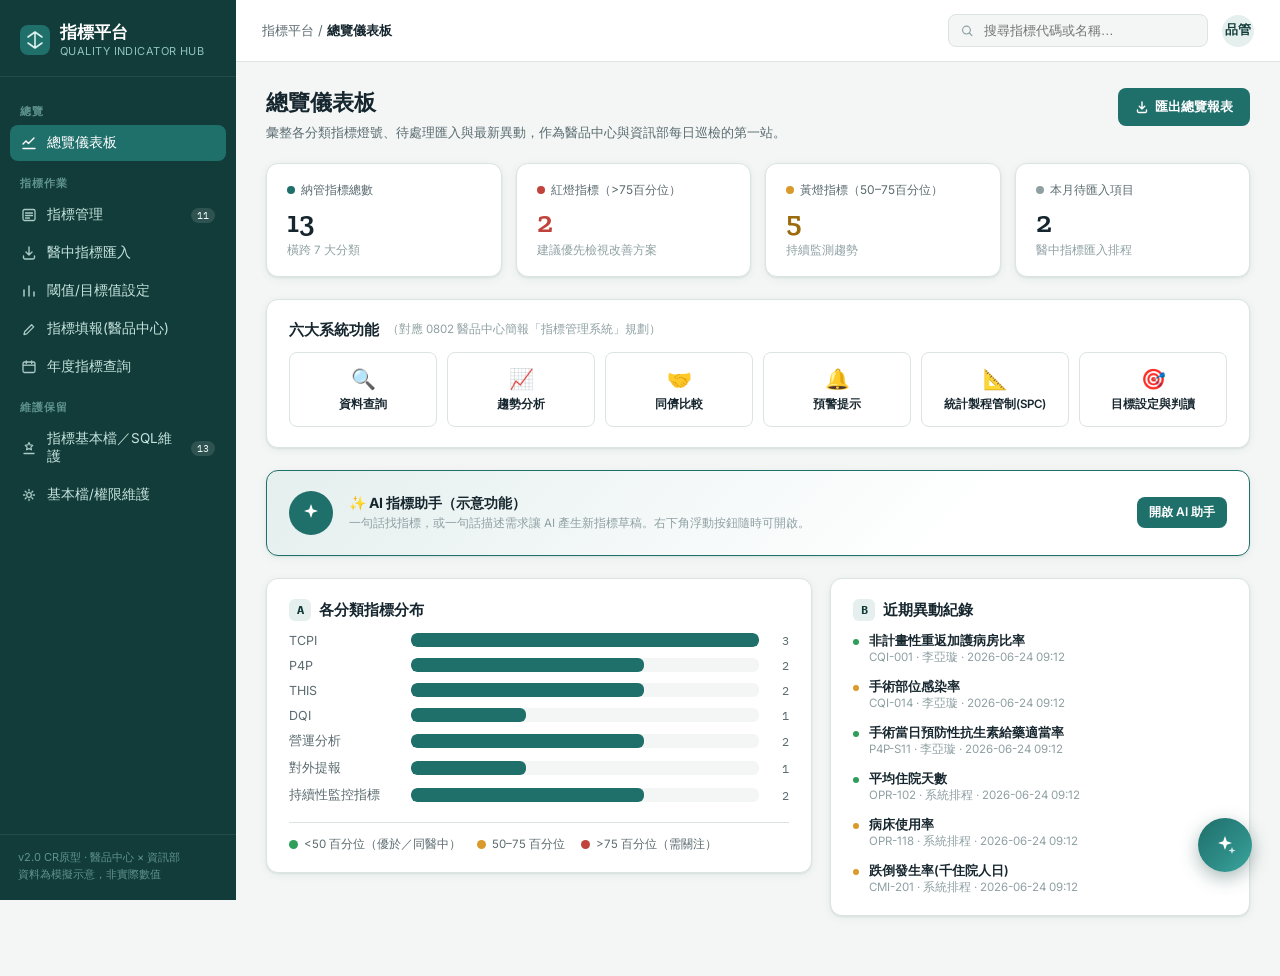
<file: indicator-platform-prototype/index.html>
<!DOCTYPE html>
<html lang="zh-Hant">
<head>
<meta charset="UTF-8">
<meta name="viewport" content="width=device-width, initial-scale=1.0">
<title>指標平台 | 醫療品質指標管理系統</title>
<link rel="preconnect" href="https://fonts.googleapis.com">
<link href="https://fonts.googleapis.com/css2?family=Zilla+Slab:wght@400;500;600;700&family=Inter:wght@400;500;600;700&family=IBM+Plex+Mono:wght@400;500;600&display=swap" rel="stylesheet">
<style>
:root{
  --ink:#16262E;
  --paper:#F3F6F5;
  --surface:#FFFFFF;
  --teal:#1F6F6B;
  --teal-deep:#123C39;
  --teal-soft:#E4EFEE;
  --slate:#5B6B70;
  --slate-light:#8FA0A3;
  --line:#DCE4E2;
  --green:#2E9E5B;
  --green-soft:#E4F5EA;
  --amber:#D99A2B;
  --amber-soft:#FBF1DE;
  --red:#C1443C;
  --red-soft:#FBE7E5;
  --shadow: 0 2px 10px rgba(18,60,57,0.06), 0 1px 2px rgba(18,60,57,0.08);
}
*{box-sizing:border-box;}
html,body{margin:0;padding:0;}
body{
  font-family:'Inter',sans-serif;
  background:var(--paper);
  color:var(--ink);
  -webkit-font-smoothing:antialiased;
}
h1,h2,h3,.display{font-family:'Zilla Slab',serif;}
.mono{font-family:'IBM Plex Mono',monospace;}
button{font-family:inherit;cursor:pointer;}
a{color:inherit;}

/* ---------- App Shell ---------- */
.app{display:flex;min-height:100vh;}

/* Sidebar */
.sidebar{
  width:236px;flex-shrink:0;
  background:var(--teal-deep);
  color:#DCEFEC;
  display:flex;flex-direction:column;
  position:sticky;top:0;height:100vh;
}
.brand{
  padding:22px 20px 18px 20px;
  border-bottom:1px solid rgba(255,255,255,0.08);
}
.brand .mark{
  display:flex;align-items:center;gap:10px;
}
.brand .mark svg{flex-shrink:0;}
.brand-name{font-family:'Zilla Slab',serif;font-size:17px;font-weight:600;color:#fff;line-height:1.2;}
.brand-sub{font-size:11px;color:#8FC4BE;letter-spacing:.04em;margin-top:2px;}

.nav{flex:1;padding:14px 10px;overflow-y:auto;}
.nav-section-label{
  font-size:10.5px;letter-spacing:.08em;color:#5F938D;
  padding:14px 10px 6px 10px;text-transform:uppercase;font-weight:600;
}
.nav-item{
  display:flex;align-items:center;gap:10px;
  padding:9px 11px;border-radius:8px;
  font-size:13.5px;color:#C6E3DE;
  margin-bottom:2px;
  border:none;background:transparent;width:100%;text-align:left;
  transition:background .15s, color .15s;
}
.nav-item svg{flex-shrink:0;opacity:.85;}
.nav-item:hover{background:rgba(255,255,255,0.06);color:#fff;}
.nav-item.active{background:var(--teal);color:#fff;}
.nav-item.active svg{opacity:1;}
.nav-item .tag{
  margin-left:auto;font-size:10px;font-family:'IBM Plex Mono',monospace;
  background:rgba(255,255,255,0.12);padding:1px 6px;border-radius:10px;color:#EAF7F4;
}

.sidebar-foot{
  padding:14px 18px 18px 18px;border-top:1px solid rgba(255,255,255,0.08);
  font-size:11px;color:#5F938D;line-height:1.5;
}

/* Main */
.main{flex:1;min-width:0;display:flex;flex-direction:column;}
.topbar{
  height:62px;flex-shrink:0;
  background:var(--surface);border-bottom:1px solid var(--line);
  display:flex;align-items:center;justify-content:space-between;
  padding:0 26px;position:sticky;top:0;z-index:20;
}
.crumb{font-size:13px;color:var(--slate);}
.crumb b{color:var(--ink);font-weight:600;}
.topbar-right{display:flex;align-items:center;gap:14px;}
.search-box{
  display:flex;align-items:center;gap:8px;
  background:var(--paper);border:1px solid var(--line);border-radius:8px;
  padding:7px 12px;width:260px;
}
.search-box input{border:none;background:transparent;outline:none;font-size:13px;width:100%;color:var(--ink);}
.avatar{
  width:32px;height:32px;border-radius:50%;background:var(--teal-soft);color:var(--teal-deep);
  display:flex;align-items:center;justify-content:center;font-weight:700;font-size:12.5px;font-family:'Zilla Slab',serif;
}

.content{padding:26px 30px 60px 30px;max-width:1400px;width:100%;margin:0 auto;}
.view{display:none;animation:fadein .25s ease;}
.view.active{display:block;}
@keyframes fadein{from{opacity:0;transform:translateY(4px);}to{opacity:1;transform:translateY(0);}}

.page-head{display:flex;align-items:flex-start;justify-content:space-between;margin-bottom:20px;gap:20px;flex-wrap:wrap;}
.page-title{font-size:22px;font-weight:600;margin:0 0 4px 0;}
.page-desc{font-size:13px;color:var(--slate);margin:0;max-width:640px;line-height:1.6;}

.btn{
  display:inline-flex;align-items:center;gap:6px;
  border-radius:8px;padding:9px 16px;font-size:13px;font-weight:600;border:1px solid transparent;
  transition:all .15s;
}
.btn-primary{background:var(--teal);color:#fff;}
.btn-primary:hover{background:var(--teal-deep);}
.btn-ghost{background:var(--surface);color:var(--ink);border-color:var(--line);}
.btn-ghost:hover{border-color:var(--teal);color:var(--teal-deep);}
.btn-sm{padding:6px 11px;font-size:12px;}

/* Cards */
.card{
  background:var(--surface);border:1px solid var(--line);border-radius:12px;
  box-shadow:var(--shadow);
}
.kpi-row{display:grid;grid-template-columns:repeat(4,1fr);gap:14px;margin-bottom:22px;}
.kpi{padding:18px 20px;}
.kpi-label{font-size:12px;color:var(--slate);display:flex;align-items:center;gap:6px;margin-bottom:8px;}
.kpi-dot{width:8px;height:8px;border-radius:50%;flex-shrink:0;}
.kpi-value{font-family:'Zilla Slab',serif;font-size:30px;font-weight:600;line-height:1;}
.kpi-sub{font-size:11.5px;color:var(--slate-light);margin-top:6px;}

/* Filter bar */
.filterbar{
  display:flex;flex-wrap:wrap;gap:10px;align-items:center;
  padding:14px 16px;margin-bottom:16px;
}
.filterbar select, .filterbar input[type=text], .filterbar input[type=month], .filterbar input[type=number]{
  border:1px solid var(--line);border-radius:7px;padding:8px 10px;font-size:13px;
  background:var(--surface);color:var(--ink);outline:none;font-family:inherit;
}
.filterbar select:focus, .filterbar input:focus{border-color:var(--teal);}
.filterbar label{font-size:11.5px;color:var(--slate);display:flex;flex-direction:column;gap:4px;font-weight:600;}
.filterbar .spacer{flex:1;}

/* Category pill tabs */
.pilltabs{display:flex;gap:6px;flex-wrap:wrap;margin-bottom:16px;}
.pilltabs button{
  border:1px solid var(--line);background:var(--surface);border-radius:20px;
  padding:7px 14px;font-size:12.5px;color:var(--slate);font-weight:600;
}
.pilltabs button.active{background:var(--teal-deep);border-color:var(--teal-deep);color:#fff;}
.pilltabs button:hover:not(.active){border-color:var(--teal);color:var(--teal-deep);}

/* Table */
.table-wrap{overflow-x:auto;border-radius:12px;}
table{width:100%;border-collapse:collapse;font-size:13px;}
thead th{
  text-align:left;font-size:11px;letter-spacing:.03em;text-transform:uppercase;
  color:var(--slate);background:var(--paper);padding:11px 14px;border-bottom:1px solid var(--line);
  white-space:nowrap;position:sticky;top:0;
}
tbody td{padding:12px 14px;border-bottom:1px solid var(--line);vertical-align:middle;}
tbody tr:last-child td{border-bottom:none;}
tbody tr:hover{background:#FAFCFB;}
.code-cell{font-family:'IBM Plex Mono',monospace;font-size:12px;color:var(--teal-deep);font-weight:600;}
.name-cell{font-weight:600;}
.subtext{font-size:11.5px;color:var(--slate-light);}

.badge{display:inline-flex;align-items:center;gap:5px;padding:3px 9px;border-radius:20px;font-size:11px;font-weight:600;}
.badge-green{background:var(--green-soft);color:var(--green);}
.badge-amber{background:var(--amber-soft);color:#9C6B0C;}
.badge-red{background:var(--red-soft);color:var(--red);}
.badge-gray{background:#EEF1F0;color:var(--slate);}

/* Percentile gauge - signature component */
.gauge-wrap{display:flex;align-items:center;gap:8px;min-width:150px;}
.gauge{position:relative;width:100px;height:8px;border-radius:5px;overflow:visible;
  background:linear-gradient(to right, var(--green) 0%, var(--green) 50%, var(--amber) 50%, var(--amber) 75%, var(--red) 75%, var(--red) 100%);
}
.gauge-marker{
  position:absolute;top:-4px;width:2px;height:16px;background:var(--ink);
  transform:translateX(-1px);
}
.gauge-marker::after{
  content:'';position:absolute;top:-5px;left:-3px;width:8px;height:8px;background:var(--ink);
  border-radius:50%;
}
.gauge-val{font-family:'IBM Plex Mono',monospace;font-size:12px;font-weight:600;width:34px;}

/* Buttons in table */
.icon-btn{
  background:transparent;border:1px solid var(--line);border-radius:7px;width:30px;height:30px;
  display:inline-flex;align-items:center;justify-content:center;color:var(--slate);
}
.icon-btn:hover{border-color:var(--teal);color:var(--teal-deep);}

/* Modal / Drawer */
.overlay{
  position:fixed;inset:0;background:rgba(18,32,30,0.45);z-index:100;
  display:none;align-items:stretch;justify-content:flex-end;
}
.overlay.active{display:flex;}
.drawer{
  width:520px;max-width:92vw;background:var(--surface);height:100%;overflow-y:auto;
  box-shadow:-8px 0 30px rgba(0,0,0,0.15);
  animation:slidein .25s ease;
}
@keyframes slidein{from{transform:translateX(30px);opacity:.6;}to{transform:translateX(0);opacity:1;}}
.drawer-head{
  padding:22px 26px;border-bottom:1px solid var(--line);
  display:flex;justify-content:space-between;align-items:flex-start;position:sticky;top:0;background:var(--surface);z-index:2;
}
.drawer-body{padding:22px 26px 40px 26px;}
.drawer-close{background:none;border:none;font-size:20px;color:var(--slate);line-height:1;}
.dl-section{margin-bottom:22px;}
.dl-label{font-size:11px;text-transform:uppercase;letter-spacing:.05em;color:var(--slate-light);font-weight:700;margin-bottom:6px;}
.dl-value{font-size:13.5px;line-height:1.7;color:var(--ink);}
.dl-value.mono{font-family:'IBM Plex Mono',monospace;font-size:12.5px;background:var(--paper);padding:10px 12px;border-radius:8px;border:1px solid var(--line);white-space:pre-wrap;}
.sql-editor{
  width:100%;min-height:280px;font-family:'IBM Plex Mono',monospace;font-size:12.5px;line-height:1.6;
  background:#0F2723;color:#D7F5EE;padding:14px 16px;border-radius:8px;border:1px solid var(--teal-deep);
  white-space:pre;overflow:auto;resize:vertical;outline:none;tab-size:2;
}
.sql-editor:focus{border-color:var(--teal);box-shadow:0 0 0 3px rgba(31,111,107,0.15);}
.chart-placeholder{
  border:1.5px dashed var(--line);border-radius:10px;padding:26px;text-align:center;color:var(--slate-light);
  font-size:12.5px;display:flex;flex-direction:column;align-items:center;gap:8px;
}

/* Toast */
.toast{
  position:fixed;bottom:26px;left:50%;transform:translateX(-50%) translateY(20px);
  background:var(--teal-deep);color:#fff;padding:12px 20px;border-radius:9px;font-size:13px;
  display:flex;align-items:center;gap:10px;opacity:0;pointer-events:none;transition:all .3s ease;box-shadow:var(--shadow);z-index:200;
}
.toast.show{opacity:1;transform:translateX(-50%) translateY(0);}

/* AI assistant floating button + chat bubbles */
.ai-fab{
  position:fixed;bottom:28px;right:28px;z-index:90;
  width:54px;height:54px;border-radius:50%;border:none;cursor:pointer;
  background:linear-gradient(135deg, var(--teal) 0%, #2E8C87 60%, #3AA79E 100%);
  box-shadow:0 6px 18px rgba(18,60,57,0.35);
  display:flex;align-items:center;justify-content:center;
  transition:transform .15s ease;
}
.ai-fab:hover{transform:scale(1.07);}
.chat-bubble{max-width:88%;padding:10px 13px;border-radius:12px;font-size:13px;line-height:1.6;}
.chat-user{align-self:flex-end;background:var(--teal-deep);color:#fff;border-bottom-right-radius:3px;}
.chat-ai{align-self:flex-start;background:var(--paper);border:1px solid var(--line);border-bottom-left-radius:3px;}
.chat-ai .dl-label{margin-top:8px;}
.ai-result-card{
  border:1px solid var(--line);border-radius:9px;padding:10px 12px;margin-top:8px;background:var(--surface);cursor:pointer;
}
.ai-result-card:hover{border-color:var(--teal);}

/* form grid */
.formgrid{display:grid;grid-template-columns:1fr 1fr;gap:14px;}
.formgrid .full{grid-column:1/-1;}
.field label{font-size:12px;font-weight:600;color:var(--slate);display:block;margin-bottom:5px;}
.field select,.field input{
  width:100%;border:1px solid var(--line);border-radius:7px;padding:9px 11px;font-size:13px;font-family:inherit;outline:none;
}
.field select:focus,.field input:focus{border-color:var(--teal);}
.upload-zone{
  border:1.5px dashed var(--line);border-radius:10px;padding:26px;text-align:center;color:var(--slate);font-size:12.5px;
  display:flex;flex-direction:column;align-items:center;gap:6px;background:var(--paper);
}
.upload-zone b{color:var(--teal-deep);}

.notice{
  display:flex;gap:10px;align-items:flex-start;background:var(--amber-soft);border:1px solid #F0DBA8;
  color:#8A5D0C;padding:12px 14px;border-radius:9px;font-size:12.5px;margin-bottom:16px;line-height:1.6;
}
.notice svg{flex-shrink:0;margin-top:1px;}

.two-col{display:grid;grid-template-columns:1.3fr 1fr;gap:18px;align-items:start;}
@media (max-width:1100px){.two-col{grid-template-columns:1fr;} .kpi-row{grid-template-columns:1fr 1fr;} .formgrid{grid-template-columns:1fr;}}

input[type=number].mini{width:80px;font-family:'IBM Plex Mono',monospace;padding:6px 8px;border:1px solid var(--line);border-radius:6px;font-size:12.5px;}
input[type=number].mini:focus{border-color:var(--teal);outline:none;}
.editable-note{font-size:10.5px;color:var(--slate-light);}

.section-title{font-size:15px;font-weight:600;margin:0 0 12px 0;display:flex;align-items:center;gap:8px;}
.section-title .n{
  width:22px;height:22px;border-radius:6px;background:var(--teal-soft);color:var(--teal-deep);
  display:inline-flex;align-items:center;justify-content:center;font-size:12px;font-family:'IBM Plex Mono',monospace;font-weight:700;
}
.card-pad{padding:20px 22px;}
.legend{display:flex;gap:16px;font-size:11.5px;color:var(--slate);flex-wrap:wrap;}
.legend span{display:inline-flex;align-items:center;gap:6px;}
.legend i{width:9px;height:9px;border-radius:50%;display:inline-block;}
</style>
</head>
<body>
<div class="app">

  <!-- SIDEBAR -->
  <aside class="sidebar">
    <div class="brand">
      <div class="mark">
        <svg width="30" height="30" viewBox="0 0 30 30" fill="none"><rect width="30" height="30" rx="8" fill="#1F6F6B"/><path d="M15 7v16M8 12l7-5 7 5M8 18l7 5 7-5" stroke="#DCEFEC" stroke-width="1.6" stroke-linecap="round" stroke-linejoin="round"/></svg>
        <div>
          <div class="brand-name">指標平台</div>
          <div class="brand-sub">QUALITY INDICATOR HUB</div>
        </div>
      </div>
    </div>
    <nav class="nav" id="navList">
      <div class="nav-section-label">總覽</div>
      <button class="nav-item active" data-view="dashboard">
        <svg width="16" height="16" viewBox="0 0 16 16" fill="none"><path d="M2 9l3-3 2.5 2.5L13 3" stroke="currentColor" stroke-width="1.4" stroke-linecap="round" stroke-linejoin="round"/><path d="M2 13.5h12" stroke="currentColor" stroke-width="1.4" stroke-linecap="round"/></svg>
        總覽儀表板
      </button>

      <div class="nav-section-label">指標作業</div>
      <button class="nav-item" data-view="manage">
        <svg width="16" height="16" viewBox="0 0 16 16" fill="none"><rect x="2" y="2.5" width="12" height="11" rx="1.5" stroke="currentColor" stroke-width="1.3"/><path d="M4.5 6h7M4.5 8.5h7M4.5 11h4" stroke="currentColor" stroke-width="1.3" stroke-linecap="round"/></svg>
        指標管理 <span class="tag" id="navCountManage">—</span>
      </button>
      <button class="nav-item" data-view="import">
        <svg width="16" height="16" viewBox="0 0 16 16" fill="none"><path d="M8 2v8m0 0L5 7m3 3l3-3" stroke="currentColor" stroke-width="1.4" stroke-linecap="round" stroke-linejoin="round"/><path d="M2.5 11v1.5A1.5 1.5 0 004 14h8a1.5 1.5 0 001.5-1.5V11" stroke="currentColor" stroke-width="1.4" stroke-linecap="round"/></svg>
        醫中指標匯入
      </button>
      <button class="nav-item" data-view="threshold">
        <svg width="16" height="16" viewBox="0 0 16 16" fill="none"><path d="M3 13V7M8 13V3M13 13V9" stroke="currentColor" stroke-width="1.5" stroke-linecap="round"/></svg>
        閾值/目標值設定
      </button>
      <button class="nav-item" data-view="manual">
        <svg width="16" height="16" viewBox="0 0 16 16" fill="none"><path d="M3 13.5l2.7-.6 7-7-2.1-2.1-7 7-.6 2.7z" stroke="currentColor" stroke-width="1.3" stroke-linejoin="round"/></svg>
        指標填報(醫品中心)
      </button>
      <button class="nav-item" data-view="annual">
        <svg width="16" height="16" viewBox="0 0 16 16" fill="none"><rect x="2" y="3" width="12" height="10.5" rx="1.5" stroke="currentColor" stroke-width="1.3"/><path d="M2 6.2h12" stroke="currentColor" stroke-width="1.3"/><path d="M5.3 2v2.6M10.7 2v2.6" stroke="currentColor" stroke-width="1.3" stroke-linecap="round"/></svg>
        年度指標查詢
      </button>

      <div class="nav-section-label">維護保留</div>
      <button class="nav-item" data-view="indmaint">
        <svg width="16" height="16" viewBox="0 0 16 16" fill="none"><path d="M8 2.5l1.2 2.4 2.6.4-1.9 1.9.5 2.6L8 8.6l-2.4 1.2.5-2.6-1.9-1.9 2.6-.4L8 2.5z" stroke="currentColor" stroke-width="1.2" stroke-linejoin="round"/><path d="M3 13.5h10" stroke="currentColor" stroke-width="1.3" stroke-linecap="round"/></svg>
        指標基本檔／SQL維護 <span class="tag" id="navCountIndMaint">—</span>
      </button>
      <button class="nav-item" data-view="settings">
        <svg width="16" height="16" viewBox="0 0 16 16" fill="none"><circle cx="8" cy="8" r="2.3" stroke="currentColor" stroke-width="1.3"/><path d="M8 2.5v1.4M8 12.1v1.4M13.5 8h-1.4M3.9 8H2.5M11.8 4.2l-1 1M5.2 10.8l-1 1M11.8 11.8l-1-1M5.2 5.2l-1-1" stroke="currentColor" stroke-width="1.3" stroke-linecap="round"/></svg>
        基本檔/權限維護
      </button>
    </nav>
    <div class="sidebar-foot">v2.0 CR原型 · 醫品中心 × 資訊部<br>資料為模擬示意，非實際數值</div>
  </aside>

  <!-- MAIN -->
  <div class="main">
    <div class="topbar">
      <div class="crumb">指標平台 / <b id="crumbCurrent">總覽儀表板</b></div>
      <div class="topbar-right">
        <div class="search-box">
          <svg width="14" height="14" viewBox="0 0 14 14" fill="none"><circle cx="6" cy="6" r="4.3" stroke="#8FA0A3" stroke-width="1.3"/><path d="M9.2 9.2L12 12" stroke="#8FA0A3" stroke-width="1.3" stroke-linecap="round"/></svg>
          <input type="text" placeholder="搜尋指標代碼或名稱…" id="globalSearch">
        </div>
        <div class="avatar">品管</div>
      </div>
    </div>

    <div class="content" id="contentRoot">
      <!-- Views injected below -->
    </div>
  </div>
</div>

<div class="overlay" id="drawerOverlay">
  <div class="drawer" id="drawerPanel"></div>
</div>

<div class="overlay" id="aiOverlay">
  <div class="drawer" id="aiPanel" style="width:460px;display:flex;flex-direction:column;">
    <div class="drawer-head" style="flex-shrink:0;">
      <div>
        <h3 style="margin:0;font-size:16px;display:flex;align-items:center;gap:7px;">✨ AI 指標助手 <span class="badge badge-gray" style="font-weight:600;">示意功能</span></h3>
        <div class="subtext" style="margin-top:3px;">輸入一句話：找指標，或描述新指標讓 AI 生成草稿</div>
      </div>
      <button class="drawer-close" onclick="closeAIAssistant()">&times;</button>
    </div>
    <div id="aiLog" style="flex:1;overflow-y:auto;padding:18px 20px;display:flex;flex-direction:column;gap:14px;"></div>
    <div style="flex-shrink:0;border-top:1px solid var(--line);padding:14px 20px;background:var(--surface);">
      <div class="chip-row" id="aiChips" style="display:flex;flex-wrap:wrap;gap:6px;margin-bottom:10px;"></div>
      <div style="display:flex;gap:8px;align-items:flex-end;">
        <textarea id="aiInput" rows="2" placeholder="例如：幫我找TCPI裡面紅燈的指標 / 幫我建立一個「出院後7天內再急診比率」指標，DQI分類，百分比" style="flex:1;border:1px solid var(--line);border-radius:8px;padding:9px 11px;font-size:13px;font-family:inherit;resize:none;"></textarea>
        <button class="btn btn-primary btn-sm" id="aiSendBtn" style="flex-shrink:0;">送出</button>
      </div>
    </div>
  </div>
</div>

<button class="ai-fab" id="aiFab" title="AI 指標助手" onclick="openAIAssistant()">
  <svg width="22" height="22" viewBox="0 0 22 22" fill="none"><path d="M11 2l1.8 5.2L18 9l-5.2 1.8L11 16l-1.8-5.2L4 9l5.2-1.8L11 2z" fill="#fff"/><path d="M18 13l.9 2.6L21.5 16.5l-2.6.9L18 20l-.9-2.6-2.6-.9 2.6-.9L18 13z" fill="#fff" opacity="0.8"/></svg>
</button>

<div class="toast" id="toast"></div>

<script>
// ===================== 模擬資料 =====================
// 分類架構（依規格書 Excel 對應：持續性監控指標、P4P、TCPI、THIS、DQI、對外提報、營運分析）

const CATEGORIES = ["全部", "持續性監控指標", "P4P", "TCPI", "THIS", "DQI", "對外提報", "營運分析"];
const UNIT_OPTIONS = ["%", "‰", "天", "人次", "分", "元", "件", "次"];

const TCPI_L2 = {
  "綜合照護指標": ["整體綜合急性照護指標","加護病房整體性指標","內科加護病房指標","外科加護病房指標","綜合科加護病房指標","心臟加護病房指標","神經加護病房指標","亞急性呼吸照護病房指標","手術照護指標","一般病房照護指標","兒童照護","產科照護","急診照護","重點照護-急性心肌梗塞照護","重點照護-急性中風照護"],
  "急性精神照護指標": ["轉出/出院至急性住院照護","傷害行為","非計畫性離院導致出院","非自願性身體約束","隔離的使用","有紀錄的跌倒","藥物安全監測","急性精神科病人住院天數","精神科住院病人再住院","門診如期返診","思覺失調症照護"]
};

const P4P_L2 = ["整體急性照護指標","手術照護指標","麻醉照護指標","住院照護指標","急性照護指標","加護病房指標","兒科照護指標","重點指標","婦產科照護指標","其他"];

const STATUS_OPTS = ["正常","停用"]; // 9/2討論決議：狀態搜尋拿掉「換指標」選項（僅保留於歷史資料顯示）

function pct(n){ return n; }

// 分子/分母邏輯 SQL 對照（點擊「分子邏輯」「分母邏輯」跳出視窗，依規格書圖c示意）
// 分子/分母 SQL 自訂覆寫儲存（使用者可自行修改邏輯）
// key: `${code}_num` / `${code}_den` -> {sql, editor, time, note}
const SQL_OVERRIDES = {};

function defaultSqlSnippet(code, part){
  return `USE [KPIDB]
GO
/****** Object: StoredProcedure [QIP].[mSP_INS_QIP_${code}] ******/
CREATE PROC [QIP].[mSP_INS_QIP_${code}]
  @KPIYearMonth varchar(6) = NULL
 ,@KpiCode nvarchar(128) = '${code}'
AS
/*===============================================
 Description: ${code} ${part==='num'?'分子':'分母'}計算邏輯
 Note: 依收案條件計算符合人次／人日
===============================================*/
SELECT COUNT(*) AS ${part==='num'?'Numerator':'Denominator'}
FROM QIP.QIPKPI main
INNER JOIN HISDB..INPTInpatientDetail e
  ON main.EncounterId = e.InpatientEncounterId
WHERE main.KPIYearMonth = @KPIYearMonth
  AND main.KpiCode = @KpiCode
  ${part==='num' ? "AND main.IsNumeratorMatch = 1" : ""}
GO`;
}
function sqlSnippet(code, part){
  const ov = SQL_OVERRIDES[`${code}_${part}`];
  return ov ? ov.sql : defaultSqlSnippet(code, part);
}
function sqlIsCustom(code, part){ return !!SQL_OVERRIDES[`${code}_${part}`]; }
function sqlMeta(code, part){
  const ov = SQL_OVERRIDES[`${code}_${part}`];
  return ov ? `${ov.editor} 於 ${ov.time} 修改` : '系統預設邏輯，尚未自訂';
}

// 圖表可選擇多個對應 Power BI 報表 URL（規格書 9/2 討論新增）
function chartLinks(code){
  return [
    {label:`${code}｜趨勢總覽`, url:`https://powerbi.internal.skh.org.tw/reports/${code.toLowerCase()}-trend`},
    {label:`${code}｜跨科別比較`, url:`https://powerbi.internal.skh.org.tw/reports/${code.toLowerCase()}-compare`},
    {label:`${code}｜與醫中百分位`, url:`https://powerbi.internal.skh.org.tw/reports/${code.toLowerCase()}-percentile`},
  ];
}

// 指標主檔（含燈號百分位、趨勢、目標值、平均值、閾值等）
// trend: up=較前月上升(45°) / down=較前月下降(-45°) / flat=持平
const INDICATORS = [
  {code:"CQI-001", name:"非計畫性重返加護病房比率", category:"TCPI", l2:"綜合照護指標", l3:"加護病房整體性指標", genMethod:"系統", status:"正常", percentile:32, trend:"down", target:2.5, avg:2.8, thLow:1.6, thHigh:4.0, unit:"%", updateTime:"2026-06-24 09:12", updater:"李亞璇",
    calc:"分子/分母 × 100%，季更新一次", numerator:"轉出ICU後48小時內非計畫性重返ICU人次", denominator:"該季由ICU轉出之總人次", inclusion:"排除轉安寧、轉院、DNR個案", version:"公版 v2021.3"},
  {code:"CQI-014", name:"手術部位感染率", category:"TCPI", l2:"綜合照護指標", l3:"手術照護指標", genMethod:"系統", status:"正常", percentile:68, trend:"up", target:1.2, avg:1.5, thLow:0.4, thHigh:2.6, unit:"%", updateTime:"2026-06-24 09:12", updater:"李亞璇",
    calc:"分子/分母 × 100%", numerator:"監測期間發生SSI之手術人次", denominator:"監測期間執行該類手術總人次", inclusion:"依CDC NHSN定義之手術分類", version:"公版 v2021.3"},
  {code:"PSY-007", name:"精神科住院病人非自願性身體約束使用率", category:"TCPI", l2:"急性精神照護指標", l3:"非自願性身體約束", genMethod:"系統", status:"正常", percentile:81, trend:"up", target:3.0, avg:3.6, thLow:1.2, thHigh:5.4, unit:"%", updateTime:"2026-06-20 14:02", updater:"王凱倫",
    calc:"分子/分母 × 100%", numerator:"住院期間曾接受身體約束之人次", denominator:"急性精神科出院總人次", inclusion:"不含保護性約束就醫當日", version:"公版 v2020.1"},
  {code:"P4P-A02", name:"急性後期整合照護計畫收案完成率", category:"P4P", l2:"整體急性照護指標", genMethod:"手工", status:"正常", percentile:45, trend:"flat", target:80, avg:76.4, thLow:60, thHigh:92, unit:"%", updateTime:"2026-06-18 11:30", updater:"陳品心",
    calc:"分子/分母 × 100%", numerator:"完成收案且達成照護計畫人數", denominator:"符合收案條件之總人數", inclusion:"依健保署PAC收案標準", version:"公版 2026"},
  {code:"P4P-S11", name:"手術當日預防性抗生素給藥適當率", category:"P4P", l2:"手術照護指標", genMethod:"系統", status:"正常", percentile:22, trend:"down", target:95, avg:96.1, thLow:88, thHigh:100, unit:"%", updateTime:"2026-06-24 09:12", updater:"李亞璇",
    calc:"分子/分母 × 100%", numerator:"符合給藥時機與藥物選擇人次", denominator:"該月手術總人次", inclusion:"排除急診緊急手術", version:"公版 2025"},
  {code:"THIS-3301", name:"門診回診準時率", category:"THIS", genMethod:"系統", status:"正常", percentile:57, trend:"flat", target:88, avg:85.2, thLow:74, thHigh:96, unit:"%", updateTime:"2026-06-22 16:44", updater:"李亞璇",
    calc:"分子/分母 × 100%", numerator:"如期於預約期限內回診人次", denominator:"應回診總人次", inclusion:"依THIS平台定義計算", version:"公版 THIS-2024"},
  {code:"THIS-4410", name:"急診壅塞指標-等待住院超過24小時比率", category:"THIS", genMethod:"系統", status:"換指標", percentile:74, trend:"up", target:5, avg:6.3, thLow:1.5, thHigh:11, unit:"%", updateTime:"2026-05-30 10:05", updater:"李亞璇",
    calc:"分子/分母 × 100%", numerator:"急診等待住院逾24小時人次", denominator:"急診收治住院總人次", inclusion:"不含轉他院個案", version:"公版 THIS-2023，2026Q2起換版"},
  {code:"DQI-021", name:"病歷首頁完整性缺失率", category:"DQI", genMethod:"手工", status:"正常", percentile:18, trend:"down", target:2, avg:2.4, thLow:0.3, thHigh:4.5, unit:"%", updateTime:"2026-06-15 09:20", updater:"陳品心",
    calc:"分子/分母 × 100%", numerator:"抽審缺失份數", denominator:"抽審總份數", inclusion:"每月抽審100份", version:"院內公版"},
  {code:"OPR-102", name:"平均住院天數", category:"營運分析", genMethod:"系統", status:"正常", percentile:40, trend:"flat", target:6.5, avg:6.8, thLow:5.0, thHigh:8.6, unit:"天", updateTime:"2026-06-24 09:12", updater:"系統排程",
    calc:"總住院日數/出院人數", numerator:"當月總住院日數", denominator:"當月出院人數", inclusion:"含轉出轉入個案", version:"院內公版"},
  {code:"OPR-118", name:"病床使用率", category:"營運分析", genMethod:"系統", status:"正常", percentile:63, trend:"up", target:85, avg:82.7, thLow:70, thHigh:94, unit:"%", updateTime:"2026-06-24 09:12", updater:"系統排程",
    calc:"占床日數/可用床日數 × 100%", numerator:"當月占床日數", denominator:"當月可用床日數", inclusion:"不含關床期間", version:"院內公版"},
  {code:"EXT-501", name:"對外提報-傳染病通報即時率", category:"對外提報", genMethod:"手工", status:"正常", percentile:29, trend:"down", target:98, avg:97.2, thLow:92, thHigh:100, unit:"%", updateTime:"2026-06-10 13:15", updater:"王凱倫",
    calc:"分子/分母 × 100%", numerator:"24小時內完成通報件數", denominator:"應通報總件數", inclusion:"依疾管署通報規範", version:"公版 2026"},
  {code:"CMI-201", name:"跌倒發生率(千住院人日)", category:"持續性監控指標", genMethod:"系統", status:"正常", percentile:52, trend:"flat", target:1.8, avg:2.0, thLow:0.9, thHigh:3.1, unit:"‰", updateTime:"2026-06-24 09:12", updater:"系統排程",
    calc:"跌倒人次/千住院人日", numerator:"當月跌倒發生人次", denominator:"當月住院人日數/1000", inclusion:"含未受傷跌倒事件", version:"院內公版"},
  {code:"CMI-215", name:"壓傷發生率", category:"持續性監控指標", genMethod:"系統", status:"停用", percentile:88, trend:"up", target:0.5, avg:0.7, thLow:0.1, thHigh:1.3, unit:"%", updateTime:"2026-04-02 08:40", updater:"陳品心",
    calc:"分子/分母 × 100%", numerator:"住院期間新發壓傷人次", denominator:"住院總人次", inclusion:"不含入院前已存在壓傷", version:"公版 2019（已停用，改用CMI-216）"},
];

// 分子/分母「操作型定義」原始快照（供「還原為系統預設」時復原文字內容用）
const ORIGINAL_OPDEF = {};
INDICATORS.forEach(i=>{
  ORIGINAL_OPDEF[`${i.code}_num`] = i.numerator || '';
  ORIGINAL_OPDEF[`${i.code}_den`] = i.denominator || '';
});
function opDefOf(code, part){
  const ind = INDICATORS.find(x=>x.code===code);
  return ind ? (part==='num' ? (ind.numerator||'') : (ind.denominator||'')) : '';
}

// 改善方案存放：第三階段原決議為 KM「檔案連結」；使用者近期回饋需同時支援直接上傳 Word/PDF 等檔案並可下載，故兩種方式並存
const IMPROVEMENT_LINKS = {}; // key: `${code}_${monthIndex}` -> {type:'link'|'file', url?, fileName?, fileSize?, objectUrl?, savedBy, time}

function makeDemoBlobUrl(filename, mime){
  try{
    const blob = new Blob([`示意檔案內容（原型模擬）— ${filename}\n\n此為 HTML 原型示意用之佔位內容，正式系統將存放實際上傳之檔案。`], {type:mime});
    return URL.createObjectURL(blob);
  }catch(e){ return '#'; }
}
const FILE_MIME = {
  pdf:'application/pdf',
  doc:'application/msword', docx:'application/vnd.openxmlformats-officedocument.wordprocessingml.document',
  xls:'application/vnd.ms-excel', xlsx:'application/vnd.openxmlformats-officedocument.spreadsheetml.sheet',
  ppt:'application/vnd.ms-powerpoint', pptx:'application/vnd.openxmlformats-officedocument.presentationml.presentation',
};
function fileExt(name){ return (name.split('.').pop()||'').toLowerCase(); }
function fileIconIdOf(ext){
  if(ext==='pdf') return {label:'PDF', color:'#C1443C'};
  if(ext==='doc'||ext==='docx') return {label:'DOC', color:'#2B6CB0'};
  if(ext==='xls'||ext==='xlsx') return {label:'XLS', color:'#2E9E5B'};
  if(ext==='ppt'||ext==='pptx') return {label:'PPT', color:'#D26B1F'};
  return {label:'檔案', color:'var(--slate)'};
}

IMPROVEMENT_LINKS["CQI-001_4"] = {type:'link', url:"https://km.skh.org.tw/docs/cqi001-2026-05-plan", savedBy:"李亞璇", time:"2026-06-03 10:12"};
IMPROVEMENT_LINKS["PSY-007_3"] = {type:'file', fileName:"PSY-007_2026-04_改善方案.pdf", fileSize:"842 KB", objectUrl: makeDemoBlobUrl("PSY-007_2026-04_改善方案.pdf", FILE_MIME.pdf), savedBy:"王凱倫", time:"2026-05-02 09:40"};
IMPROVEMENT_LINKS["CQI-014_2"] = {type:'file', fileName:"CQI-014_2026-03_感染管制會議紀錄.docx", fileSize:"156 KB", objectUrl: makeDemoBlobUrl("CQI-014_2026-03_感染管制會議紀錄.docx", FILE_MIME.docx), savedBy:"李亞璇", time:"2026-04-05 14:20"};

// 醫中匯入紀錄
const IMPORT_RECORDS = [
  {category:"TCPI", subcat:"綜合照護指標", month:"2026-05", items:186, importedBy:"李亞璇", time:"2026-06-08 10:22", status:"已匯入"},
  {category:"TCPI", subcat:"急性精神照護指標", month:"2026-05", items:64, importedBy:"李亞璇", time:"2026-06-08 10:25", status:"已匯入"},
  {category:"P4P", subcat:"—", month:"2026-05", items:212, importedBy:"王凱倫", time:"2026-06-05 15:03", status:"已匯入"},
  {category:"THIS", subcat:"—", month:"2026-05", items:97, importedBy:"李亞璇", time:"2026-06-02 09:11", status:"已匯入"},
  {category:"TCPI", subcat:"綜合照護指標", month:"2026-06", items:0, importedBy:"—", time:"—", status:"待匯入"},
  {category:"P4P", subcat:"—", month:"2026-06", items:0, importedBy:"—", time:"—", status:"待匯入"},
];

// 年度指標查詢 - 每月數值 (示範以 12 個月百分比/數值呈現)
const ANNUAL_MONTHS = ["1月","2月","3月","4月","5月","6月","7月","8月","9月","10月","11月","12月"];
function genAnnualSeries(base, noise){
  return ANNUAL_MONTHS.map((m,i)=> i<6 ? +(base + (Math.sin(i)*noise)).toFixed(1) : null);
}

// ============ 0802醫品中心簡報回饋：歷期/同儕資料分析用模擬資料 ============
// 依簡報 p7(歷期資料分析：趨勢圖／管制圖) 與 p8(同儕資料分析：同儕/分期比較) 之呈現方式建置

const MONTH_LABELS = ["2026/01","2026/02","2026/03","2026/04","2026/05","2026/06"];

// 依指標 code 產生穩定但看似隨機的偏移量（避免每次重繪跳動）
function seedRand(str, i){
  let h = 0; for(const c of str) h = (h*31 + c.charCodeAt(0)) >>> 0;
  const x = Math.sin(h + i*17.13) * 10000;
  return x - Math.floor(x); // 0~1
}

function indicatorMonthlySeries(i){
  return MONTH_LABELS.map((m, idx)=>{
    const wobble = (seedRand(i.code, idx) - 0.5) * (i.avg * 0.32);
    return +(i.avg + wobble).toFixed(2);
  });
}

function peerSeries(i){
  const medCenter = MONTH_LABELS.map((m, idx)=> +(i.avg * (1.05 + (seedRand(i.code+'MC', idx)-0.5)*0.18)).toFixed(2));
  const regional  = MONTH_LABELS.map((m, idx)=> +(i.avg * (0.9  + (seedRand(i.code+'RG', idx)-0.5)*0.18)).toFixed(2));
  const lastYear  = MONTH_LABELS.map((m, idx)=> +(i.avg * (1.1  + (seedRand(i.code+'LY', idx)-0.5)*0.14)).toFixed(2));
  const medCenterQ3 = +(i.avg*1.18).toFixed(2);
  const regionalQ3  = +(i.avg*1.02).toFixed(2);
  return { medCenter, regional, lastYear, medCenterQ3, regionalQ3 };
}

// 提報單位／資料來源／Q&A 對照（依簡報 p6「指標相關資訊」頁籤設計，依分類給預設內容）
const REPORT_UNIT_MAP = {
  "TCPI":"感染管制室、醫品中心",
  "P4P":"醫務企管組、醫品中心",
  "THIS":"醫務企管組",
  "DQI":"病歷室、醫品中心",
  "營運分析":"醫務企管組",
  "對外提報":"醫品中心",
  "持續性監控指標":"醫品中心、各單位品管小組",
};
const DATA_SOURCE_MAP = {
  "系統":"分子、分母均由 HIS 系統自動計算產出",
  "手工":"分子由提報單位人工提供，分母由系統或提報單位提供",
};
function reportUnitOf(i){ return REPORT_UNIT_MAP[i.category] || "醫品中心"; }
function dataSourceOf(i){ return DATA_SOURCE_MAP[i.genMethod] || "—"; }
function qaOf(i){
  return [
    {q:`「${i.name}」的收案是否含跨年度個案？`, a:`以事件發生月份為收案月份，跨年度個案依實際發生月份歸屬，不重複計算。`},
    {q:`分子分母是否涵蓋所有院區／科別？`, a:`依指標定義之收案條件計算，如需排除特定院區或科別，請參閱「收案方式」欄位說明。`},
  ];
}
function svgLineChart(opts){
  const { series, labels, width=560, height=250, bands=null, markers=[], yUnit='', showLegend=true } = opts;
  const padL=42, padR=bands?34:16, padT=16, padB=30;
  const innerW = width-padL-padR, innerH = height-padT-padB;
  const allVals = series.flatMap(s=>s.values).concat(bands?[bands.ucl,bands.lcl].flat():[]).filter(v=>v!=null);
  let minV = Math.min(...allVals), maxV = Math.max(...allVals);
  if(minV===maxV){ minV-=1; maxV+=1; }
  const pad = (maxV-minV)*0.15; minV -= pad; maxV = maxV+pad; if(minV<0 && allVals.every(v=>v>=0)) minV=0;
  const xStep = innerW/(labels.length-1||1);
  const yScale = v => padT + innerH - ((v-minV)/(maxV-minV))*innerH;
  const xScale = idx => padL + idx*xStep;

  const gridY = [0,1,2,3,4].map(k=> minV + (maxV-minV)*k/4);

  let svg = `<svg viewBox="0 0 ${width} ${height}" width="100%" style="overflow:visible;font-family:'IBM Plex Mono',monospace;">`;
  // gridlines
  gridY.forEach(v=>{
    const y = yScale(v);
    svg += `<line x1="${padL}" y1="${y}" x2="${width-padR}" y2="${y}" stroke="var(--line)" stroke-width="1"/>`;
    svg += `<text x="${padL-8}" y="${y+3}" font-size="9" fill="var(--slate-light)" text-anchor="end">${v.toFixed(1)}${yUnit}</text>`;
  });
  // bands (control limits): UCL / +1SD / target / -1SD / LCL
  if(bands){
    const bandDefs = [
      {vals:bands.ucl, color:'#C1443C', label:'UCL'},
      {vals:bands.sigma1High, color:'#D99A2B', label:'+1σ'},
      {vals:bands.target, color:'#5B6B70', label:'目標', dash:'4 3'},
      {vals:bands.sigma1Low, color:'#D99A2B', label:'-1σ'},
      {vals:bands.lcl, color:'#2E9E5B', label:'LCL'},
    ];
    bandDefs.forEach(b=>{
      const pts = b.vals.map((v,idx)=> `${xScale(idx)},${yScale(v)}`).join(' ');
      svg += `<polyline points="${pts}" fill="none" stroke="${b.color}" stroke-width="1.1" stroke-dasharray="${b.dash||'2 3'}" opacity="0.85"/>`;
      const lastV = b.vals[b.vals.length-1];
      svg += `<text x="${width-padR+3}" y="${yScale(lastV)+3}" font-size="9" fill="${b.color}" font-weight="600">${b.label}</text>`;
    });
  }
  // marker shading (改善行動期間)
  markers.forEach(mk=>{
    const x = xScale(mk.idx);
    svg += `<line x1="${x}" y1="${padT}" x2="${x}" y2="${padT+innerH}" stroke="#D64B8C" stroke-width="1.4" stroke-dasharray="3 2"/>`;
    svg += `<circle cx="${x}" cy="${yScale(mk.value)}" r="7" fill="none" stroke="#D64B8C" stroke-width="2"/>`;
  });
  // x labels
  labels.forEach((l,idx)=>{
    svg += `<text x="${xScale(idx)}" y="${height-8}" font-size="9" fill="var(--slate-light)" text-anchor="middle">${l.slice(2)}</text>`;
  });
  // series lines
  const palette = ['#1F6F6B','#D99A2B','#5B6B70','#C1443C','#3A7CA5'];
  series.forEach((s,si)=>{
    const color = s.color || palette[si%palette.length];
    const pts = s.values.map((v,idx)=> v==null?null:`${xScale(idx)},${yScale(v)}`).filter(Boolean).join(' ');
    svg += `<polyline points="${pts}" fill="none" stroke="${color}" stroke-width="2.2"/>`;
    s.values.forEach((v,idx)=>{ if(v!=null) svg += `<circle cx="${xScale(idx)}" cy="${yScale(v)}" r="3" fill="${color}"/>`; });
  });
  svg += `</svg>`;

  if(showLegend){
    const legendItems = series.map((s,si)=>`<span style="display:inline-flex;align-items:center;gap:5px;margin-right:14px;"><i style="width:9px;height:9px;border-radius:50%;background:${s.color||['#1F6F6B','#D99A2B','#5B6B70','#C1443C','#3A7CA5'][si%5]};display:inline-block;"></i>${s.name}</span>`).join('');
    svg += `<div style="margin-top:6px;font-size:11.5px;color:var(--slate);">${legendItems}</div>`;
  }
  return svg;
}

</script>
<script>
// ===================== 共用小工具 =====================
const $root = document.getElementById('contentRoot');
const $crumb = document.getElementById('crumbCurrent');
const $toast = document.getElementById('toast');

const VIEW_TITLES = {
  dashboard:"總覽儀表板", manage:"指標管理", import:"醫中指標匯入",
  threshold:"閾值/目標值設定", manual:"指標填報(醫品中心)", annual:"年度指標查詢",
  indmaint:"指標基本檔／SQL維護", settings:"基本檔/權限維護"
};

function showToast(msg){
  $toast.textContent = msg;
  $toast.classList.add('show');
  clearTimeout(window.__toastTimer);
  window.__toastTimer = setTimeout(()=> $toast.classList.remove('show'), 2400);
}

function zone(p){ return p < 50 ? 'green' : (p <= 75 ? 'amber' : 'red'); }
function zoneLabel(p){ return p < 50 ? '綠燈' : (p <= 75 ? '黃燈' : '紅燈'); }

function buildGauge(p){
  return `<div class="gauge-wrap" title="與醫中比：第 ${p} 百分位（${zoneLabel(p)}）">
    <div class="gauge"><div class="gauge-marker" style="left:${p}%"></div></div>
    <span class="gauge-val" style="color:var(--${zone(p)==='amber'?'amber':zone(p)})">${p}%</span>
  </div>`;
}

function statusBadge(s){
  const map = {"正常":"green","停用":"gray","換指標":"amber"};
  return `<span class="badge badge-${map[s]||'gray'}">${s}</span>`;
}
function methodBadge(m){
  return `<span class="badge ${m==='系統'?'badge-green':'badge-amber'}">${m==='系統'?'⚙ 系統':'✎ 手工'}</span>`;
}

// 趨勢箭頭（9/2討論新增：本院比，與前月數值相比較，顯示於燈號右邊）
function trendArrow(t){
  const cfg = {
    up:   {rot:-45, color:'var(--red)',  title:'較前月上升'},
    down: {rot:45,  color:'var(--green)',title:'較前月下降'},
    flat: {rot:0,   color:'var(--slate-light)', title:'與前月持平'}
  }[t] || {rot:0,color:'var(--slate-light)',title:'—'};
  return `<span title="${cfg.title}" style="display:inline-flex;transform:rotate(${cfg.rot}deg);color:${cfg.color};">
    <svg width="14" height="14" viewBox="0 0 14 14" fill="none"><path d="M3 7h8m0 0L7.5 3.5M11 7l-3.5 3.5" stroke="currentColor" stroke-width="1.6" stroke-linecap="round" stroke-linejoin="round"/></svg>
  </span>`;
}

function escapeHtml(s){ return (s+'').replace(/[&<>"]/g, c=>({'&':'&amp;','<':'&lt;','>':'&gt;','"':'&quot;'}[c])); }

// 小型彈出視窗（分子/分母 SQL 提示、圖表多URL選單 共用）
function openMiniModal(title, bodyHtml){
  let m = document.getElementById('miniModalOverlay');
  if(!m){
    m = document.createElement('div');
    m.id = 'miniModalOverlay';
    m.className = 'overlay';
    m.innerHTML = `<div class="drawer" style="width:640px;max-width:92vw;" id="miniModalPanel"></div>`;
    document.body.appendChild(m);
    m.addEventListener('click', e=>{ if(e.target===m) m.classList.remove('active'); });
  }
  document.getElementById('miniModalPanel').innerHTML = `
    <div class="drawer-head">
      <h3 style="margin:0;font-size:16px;">${title}</h3>
      <button class="drawer-close" onclick="document.getElementById('miniModalOverlay').classList.remove('active')">&times;</button>
    </div>
    <div class="drawer-body">${bodyHtml}</div>`;
  m.classList.add('active');
}

// 分子/分母 SQL 編輯器（共用元件）：產生編輯區塊 HTML，並綁定驗證/儲存/還原事件
// 供「指標基本檔／SQL維護」頁面的分頁，以及其他快速入口共用，確保全站只有一套編輯邏輯
// 內含「操作型定義」文字欄位（收案條件、計算範圍等文字說明）與「SQL 邏輯」程式碼欄位，兩者一併儲存
function sqlEditorBodyHtml(code, part){
  const partLabel = part==='num'?'分子':'分母';
  const custom = sqlIsCustom(code, part);
  return `
    <div style="display:flex;justify-content:space-between;align-items:center;margin-bottom:8px;">
      <span class="badge ${custom?'badge-amber':'badge-gray'}">${custom?'✎ 已自訂':'系統預設'}</span>
      <span class="subtext" id="sqlMetaText-${code}-${part}">${sqlMeta(code, part)}</span>
    </div>

    <div class="dl-label" style="margin-top:2px;">操作型定義（文字說明）</div>
    <div class="subtext" style="margin-bottom:6px;">以文字描述${partLabel}之收案條件、計算範圍與排除條件，供人工判讀與稽核對照，非程式邏輯本身。</div>
    <textarea id="opdefEditor-${code}-${part}" rows="3" style="width:100%;border:1px solid var(--line);border-radius:7px;padding:10px 12px;font-size:13px;font-family:inherit;line-height:1.6;">${escapeHtml(opDefOf(code, part))}</textarea>

    <div class="dl-label" style="margin-top:16px;">SQL 邏輯（程式碼）</div>
    <div class="subtext" style="margin-bottom:6px;">系統排程計算時實際執行之 SQL，需與上方操作型定義所述邏輯一致。</div>
    <textarea class="sql-editor" id="sqlEditor-${code}-${part}" spellcheck="false">${escapeHtml(sqlSnippet(code, part))}</textarea>

    <div class="notice" style="margin-top:12px;">
      <svg width="15" height="15" viewBox="0 0 15 15" fill="none"><circle cx="7.5" cy="7.5" r="6.2" stroke="#8A5D0C" stroke-width="1.3"/><path d="M7.5 5v3.4M7.5 10.4h.01" stroke="#8A5D0C" stroke-width="1.4" stroke-linecap="round"/></svg>
      修改後請先「驗證語法」確認 SQL 可執行，再「儲存並生效」；操作型定義文字會一併儲存。生效後將於下次排程時套用新邏輯計算指標數值，請務必會同資訊部覆核操作型定義與 SQL 是否一致。
    </div>
    <div style="display:flex;justify-content:space-between;align-items:center;margin-top:14px;">
      <button class="btn btn-ghost btn-sm" id="sqlResetBtn-${code}-${part}" ${custom?'':'disabled'}>還原為系統預設</button>
      <div style="display:flex;gap:8px;">
        <button class="btn btn-ghost btn-sm" id="sqlValidateBtn-${code}-${part}">🔎 驗證語法</button>
        <button class="btn btn-primary btn-sm" id="sqlSaveBtn-${code}-${part}">儲存並生效</button>
      </div>
    </div>
    <div id="sqlValidateResult-${code}-${part}" style="margin-top:8px;"></div>
  `;
}
function bindSqlEditorEvents(code, part, onChange){
  const partLabel = part==='num'?'分子':'分母';
  const editor = document.getElementById(`sqlEditor-${code}-${part}`);
  const opdefEditor = document.getElementById(`opdefEditor-${code}-${part}`);
  document.getElementById(`sqlValidateBtn-${code}-${part}`).addEventListener('click', ()=>{
    const val = editor.value.trim();
    const resultEl = document.getElementById(`sqlValidateResult-${code}-${part}`);
    // 簡易示意驗證：檢查基本關鍵字與括號配對，非真正連線資料庫執行
    const hasSelect = /select/i.test(val);
    const hasFrom = /from/i.test(val);
    const parensBalanced = (val.match(/\(/g)||[]).length === (val.match(/\)/g)||[]).length;
    if(hasSelect && hasFrom && parensBalanced){
      resultEl.innerHTML = `<div style="color:var(--green);font-size:12.5px;display:flex;align-items:center;gap:6px;"><svg width="14" height="14" viewBox="0 0 14 14" fill="none"><circle cx="7" cy="7" r="6" stroke="currentColor" stroke-width="1.3"/><path d="M4.3 7.2l1.8 1.8 3.6-3.8" stroke="currentColor" stroke-width="1.4" stroke-linecap="round" stroke-linejoin="round"/></svg>語法檢查通過（示意驗證，正式環境將連線測試資料庫執行）</div>`;
    } else {
      resultEl.innerHTML = `<div style="color:var(--red);font-size:12.5px;display:flex;align-items:center;gap:6px;"><svg width="14" height="14" viewBox="0 0 14 14" fill="none"><circle cx="7" cy="7" r="6" stroke="currentColor" stroke-width="1.3"/><path d="M7 4v4M7 10h.01" stroke="currentColor" stroke-width="1.4" stroke-linecap="round"/></svg>語法檢查未通過：請確認含有 SELECT／FROM 子句，且括號數量成對。</div>`;
    }
  });
  document.getElementById(`sqlSaveBtn-${code}-${part}`).addEventListener('click', ()=>{
    const val = editor.value;
    const opdefVal = opdefEditor.value;
    if(!val.trim()){ showToast('SQL 內容不可為空'); return; }
    if(!opdefVal.trim()){ showToast('操作型定義不可為空'); return; }
    SQL_OVERRIDES[`${code}_${part}`] = { sql: val, opdef: opdefVal, editor: '目前使用者', time: new Date().toLocaleString('sv-SE').slice(0,16) };
    const ind = INDICATORS.find(x=>x.code===code);
    if(ind){
      if(part==='num') ind.numerator = opdefVal; else ind.denominator = opdefVal;
      ind.updateTime = new Date().toLocaleString('sv-SE').slice(0,16);
      ind.updater = '目前使用者';
    }
    showToast(`${code}：${partLabel}操作型定義與SQL已儲存並生效`);
    if(onChange) onChange();
  });
  document.getElementById(`sqlResetBtn-${code}-${part}`).addEventListener('click', ()=>{
    delete SQL_OVERRIDES[`${code}_${part}`];
    const ind = INDICATORS.find(x=>x.code===code);
    if(ind){
      const orig = ORIGINAL_OPDEF[`${code}_${part}`];
      if(orig!==undefined){ if(part==='num') ind.numerator = orig; else ind.denominator = orig; }
    }
    showToast(`${code}：${partLabel}操作型定義與SQL已還原為系統預設`);
    if(onChange) onChange();
  });
}

function showChartPicker(code, name){
  const links = chartLinks(code);
  openMiniModal(`${name}　圖表串接`, `
    <div class="subtext" style="margin-bottom:12px;">可選擇多個對應 URL 進行串接（9/2討論新增），點選後另開視窗導向 Power BI 對應頁面。</div>
    <div style="display:flex;flex-direction:column;gap:8px;">
      ${links.map(l=>`
        <button class="btn btn-ghost" style="justify-content:space-between;width:100%;" onclick="showToast('已開啟：${l.label}（示意，非實際連結）')">
          <span>${l.label}</span>
          <svg width="13" height="13" viewBox="0 0 13 13" fill="none"><path d="M4.5 8.5l4-4M5 4.5h3.5V8" stroke="currentColor" stroke-width="1.3" stroke-linecap="round" stroke-linejoin="round"/></svg>
        </button>`).join('')}
    </div>
    <div class="field" style="margin-top:16px;">
      <label>新增自訂圖表 URL</label>
      <input type="text" placeholder="https://powerbi.internal.skh.org.tw/…" id="customChartUrl">
    </div>
    <div style="display:flex;justify-content:flex-end;margin-top:10px;">
      <button class="btn btn-primary btn-sm" onclick="showToast('已新增自訂圖表連結')">儲存連結</button>
    </div>
  `);
}

// ===================== 導覽切換 =====================
document.querySelectorAll('.nav-item').forEach(btn=>{
  btn.addEventListener('click', ()=>{
    document.querySelectorAll('.nav-item').forEach(b=>b.classList.remove('active'));
    btn.classList.add('active');
    const view = btn.dataset.view;
    $crumb.textContent = VIEW_TITLES[view];
    renderView(view);
  });
});

function renderView(view){
  const fns = {
    dashboard: renderDashboard, manage: renderManage, import: renderImportView,
    threshold: renderThreshold, manual: renderManual, annual: renderAnnual,
    indmaint: renderIndicatorMaint, settings: renderSettings
  };
  $root.innerHTML = `<div class="view active" id="view-${view}"></div>`;
  (fns[view]||renderDashboard)(document.getElementById(`view-${view}`));
  document.getElementById('navCountManage').textContent = INDICATORS.filter(i=>i.status==='正常').length;
  document.getElementById('navCountIndMaint').textContent = INDICATORS.length;
}

// ===================== 1. 總覽儀表板 =====================
function renderDashboard(el){
  const total = INDICATORS.length;
  const red = INDICATORS.filter(i=>zone(i.percentile)==='red').length;
  const amber = INDICATORS.filter(i=>zone(i.percentile)==='amber').length;
  const pending = IMPORT_RECORDS.filter(r=>r.status==='待匯入').length;

  const catCounts = {};
  INDICATORS.forEach(i=> catCounts[i.category] = (catCounts[i.category]||0)+1);
  const maxCat = Math.max(...Object.values(catCounts));

  el.innerHTML = `
    <div class="page-head">
      <div>
        <h1 class="page-title">總覽儀表板</h1>
        <p class="page-desc">彙整各分類指標燈號、待處理匯入與最新異動，作為醫品中心與資訊部每日巡檢的第一站。</p>
      </div>
      <button class="btn btn-primary" onclick="showToast('已匯出總覽報表 PDF')">
        <svg width="14" height="14" viewBox="0 0 14 14" fill="none"><path d="M7 2v7m0 0L4.3 6.3M7 9l2.7-2.7" stroke="#fff" stroke-width="1.4" stroke-linecap="round" stroke-linejoin="round"/><path d="M2.5 10v1.2A1.3 1.3 0 003.8 12.5h6.4a1.3 1.3 0 001.3-1.3V10" stroke="#fff" stroke-width="1.4" stroke-linecap="round"/></svg>
        匯出總覽報表
      </button>
    </div>

    <div class="kpi-row">
      <div class="card kpi"><div class="kpi-label"><span class="kpi-dot" style="background:var(--teal)"></span>納管指標總數</div><div class="kpi-value">${total}</div><div class="kpi-sub">橫跨 7 大分類</div></div>
      <div class="card kpi"><div class="kpi-label"><span class="kpi-dot" style="background:var(--red)"></span>紅燈指標（&gt;75百分位）</div><div class="kpi-value" style="color:var(--red)">${red}</div><div class="kpi-sub">建議優先檢視改善方案</div></div>
      <div class="card kpi"><div class="kpi-label"><span class="kpi-dot" style="background:var(--amber)"></span>黃燈指標（50–75百分位）</div><div class="kpi-value" style="color:#9C6B0C">${amber}</div><div class="kpi-sub">持續監測趨勢</div></div>
      <div class="card kpi"><div class="kpi-label"><span class="kpi-dot" style="background:var(--slate-light)"></span>本月待匯入項目</div><div class="kpi-value">${pending}</div><div class="kpi-sub">醫中指標匯入排程</div></div>
    </div>

    <div class="card card-pad" style="margin-bottom:22px;">
      <div class="section-title">六大系統功能 <span class="subtext" style="font-weight:400;">（對應 0802 醫品中心簡報「指標管理系統」規劃）</span></div>
      <div style="display:grid;grid-template-columns:repeat(6,1fr);gap:10px;">
        ${[
          {icon:'🔍', label:'資料查詢', view:'manage'},
          {icon:'📈', label:'趨勢分析', view:'manage'},
          {icon:'🤝', label:'同儕比較', view:'manage'},
          {icon:'🔔', label:'預警提示', view:'dashboard'},
          {icon:'📐', label:'統計製程管制(SPC)', view:'manage'},
          {icon:'🎯', label:'目標設定與判讀', view:'threshold'},
        ].map(f=>`
          <button class="btn btn-ghost" style="flex-direction:column;gap:6px;padding:14px 8px;height:auto;" onclick="document.querySelector('.nav-item[data-view=${f.view}]').click()">
            <span style="font-size:20px;">${f.icon}</span>
            <span style="font-size:11.5px;font-weight:600;">${f.label}</span>
          </button>`).join('')}
      </div>
    </div>

    <div class="card card-pad" style="margin-bottom:22px;background:linear-gradient(135deg, var(--teal-soft) 0%, #FFFFFF 70%);border-color:var(--teal);">
      <div style="display:flex;align-items:center;gap:16px;flex-wrap:wrap;">
        <div style="width:44px;height:44px;border-radius:50%;background:var(--teal);display:flex;align-items:center;justify-content:center;flex-shrink:0;">
          <svg width="22" height="22" viewBox="0 0 22 22" fill="none"><path d="M11 2l1.8 5.2L18 9l-5.2 1.8L11 16l-1.8-5.2L4 9l5.2-1.8L11 2z" fill="#fff"/></svg>
        </div>
        <div style="flex:1;min-width:220px;">
          <div style="font-weight:700;font-size:14px;">✨ AI 指標助手（示意功能）</div>
          <div class="subtext" style="margin-top:3px;">一句話找指標，或一句話描述需求讓 AI 產生新指標草稿。右下角浮動按鈕隨時可開啟。</div>
        </div>
        <button class="btn btn-primary btn-sm" onclick="openAIAssistant()">開啟 AI 助手</button>
      </div>
    </div>

    <div class="two-col">
      <div class="card card-pad">
        <div class="section-title"><span class="n">A</span>各分類指標分布</div>
        <div style="display:flex;flex-direction:column;gap:10px;">
          ${Object.entries(catCounts).map(([c,n])=>`
            <div style="display:flex;align-items:center;gap:10px;">
              <div style="width:112px;font-size:12.5px;color:var(--slate);flex-shrink:0;">${c}</div>
              <div style="flex:1;background:var(--paper);border-radius:6px;height:14px;overflow:hidden;">
                <div style="width:${(n/maxCat*100).toFixed(0)}%;height:100%;background:var(--teal);border-radius:6px;"></div>
              </div>
              <div class="mono" style="width:20px;text-align:right;font-size:12px;color:var(--slate);">${n}</div>
            </div>`).join('')}
        </div>
        <div class="legend" style="margin-top:18px;padding-top:14px;border-top:1px solid var(--line);">
          <span><i style="background:var(--green)"></i>&lt;50 百分位（優於／同醫中）</span>
          <span><i style="background:var(--amber)"></i>50–75 百分位</span>
          <span><i style="background:var(--red)"></i>&gt;75 百分位（需關注）</span>
        </div>
      </div>

      <div class="card card-pad">
        <div class="section-title"><span class="n">B</span>近期異動紀錄</div>
        <div style="display:flex;flex-direction:column;gap:14px;">
          ${INDICATORS.slice().sort((a,b)=> b.updateTime.localeCompare(a.updateTime)).slice(0,6).map(i=>`
            <div style="display:flex;gap:10px;">
              <div style="width:6px;height:6px;border-radius:50%;background:var(--${zone(i.percentile)});margin-top:6px;flex-shrink:0;"></div>
              <div style="flex:1;min-width:0;">
                <div style="font-size:12.5px;font-weight:600;">${i.name}</div>
                <div class="subtext">${i.code} · ${i.updater} · ${i.updateTime}</div>
              </div>
            </div>`).join('')}
        </div>
      </div>
    </div>
  `;
}

// ===================== 2. 指標管理 =====================
let manageState = { category:"全部", l2:"", keyword:"", status:"全部" };

function renderManage(el){
  el.innerHTML = `
    <div class="page-head">
      <div>
        <h1 class="page-title">指標管理 <span class="subtext" style="font-weight:400;">（第一階段更名為「指標基本檔」）</span></h1>
        <p class="page-desc">以指標為單位顯示（含子指標，不細到要素）。燈號代表本院數值與醫中匯入資料相比之百分位落點，每季更新一次；燈號右側顯示與前月相較之「本院比」趨勢箭頭。</p>
      </div>
    </div>

    <div class="pilltabs" id="catPills"></div>
    <div class="card filterbar" id="l2bar" style="display:none;"></div>

    <div class="card filterbar">
      <label>指標搜尋
        <input type="text" id="mgKeyword" placeholder="關鍵字或代碼…" style="width:200px;">
      </label>
      <label>狀態
        <select id="mgStatus">
          <option>全部</option>
          ${STATUS_OPTS.map(s=>`<option>${s}</option>`).join('')}
        </select>
      </label>
      <div class="spacer"></div>
      <div class="legend">
        <span><i style="background:var(--green)"></i>綠燈 &lt;50</span>
        <span><i style="background:var(--amber)"></i>黃燈 50–75</span>
        <span><i style="background:var(--red)"></i>紅燈 &gt;75</span>
      </div>
    </div>

    <div class="card table-wrap">
      <table>
        <thead><tr>
          <th>與醫中比（燈號）</th><th>趨勢</th><th>指標代碼</th><th>指標名稱</th><th>分類</th><th>產生方式</th><th>狀態</th><th>更新時間</th><th></th>
        </tr></thead>
        <tbody id="mgBody"></tbody>
      </table>
    </div>
    <div class="subtext" style="margin-top:10px;">※ 指標新增需提交資訊部處理，建置完成後續維護（如目標值、閾值）再交由使用者自行操作。</div>
  `;

  const pills = document.getElementById('catPills');
  pills.innerHTML = CATEGORIES.map(c=>`<button data-cat="${c}" class="${c===manageState.category?'active':''}">${c}</button>`).join('');
  pills.querySelectorAll('button').forEach(b=> b.addEventListener('click', ()=>{
    manageState.category = b.dataset.cat; manageState.l2=''; renderManage(el);
  }));

  const l2bar = document.getElementById('l2bar');
  if(manageState.category === 'TCPI'){
    l2bar.style.display='flex';
    const allL3 = Object.entries(TCPI_L2).map(([l2,arr])=>`<optgroup label="${l2}">${arr.map(x=>`<option value="${x}">${x}</option>`).join('')}</optgroup>`).join('');
    l2bar.innerHTML = `<label>分類（第二/三層）
      <select id="mgL2"><option value="">全部次分類</option>${allL3}</select>
    </label>`;
    document.getElementById('mgL2').value = manageState.l2;
    document.getElementById('mgL2').addEventListener('change', e=>{ manageState.l2 = e.target.value; renderTable(); });
  } else if(manageState.category === 'P4P'){
    l2bar.style.display='flex';
    l2bar.innerHTML = `<label>分類（第二層）
      <select id="mgL2"><option value="">全部次分類</option>${P4P_L2.map(x=>`<option>${x}</option>`).join('')}</select>
    </label>`;
    document.getElementById('mgL2').value = manageState.l2;
    document.getElementById('mgL2').addEventListener('change', e=>{ manageState.l2 = e.target.value; renderTable(); });
  } else {
    l2bar.style.display='none';
  }

  document.getElementById('mgKeyword').value = manageState.keyword;
  document.getElementById('mgKeyword').addEventListener('input', e=>{ manageState.keyword = e.target.value; renderTable(); });
  document.getElementById('mgStatus').value = manageState.status;
  document.getElementById('mgStatus').addEventListener('change', e=>{ manageState.status = e.target.value; renderTable(); });

  function renderTable(){
    let list = INDICATORS.filter(i=>{
      if(manageState.category!=='全部' && i.category!==manageState.category) return false;
      if(manageState.l2 && i.l2!==manageState.l2 && i.l3!==manageState.l2) return false;
      if(manageState.status!=='全部' && i.status!==manageState.status) return false;
      if(manageState.keyword){
        const k = manageState.keyword.toLowerCase();
        if(!i.name.toLowerCase().includes(k) && !i.code.toLowerCase().includes(k)) return false;
      }
      return true;
    });
    const body = document.getElementById('mgBody');
    if(list.length===0){
      body.innerHTML = `<tr><td colspan="9" style="text-align:center;color:var(--slate-light);padding:40px;">查無符合條件的指標</td></tr>`;
      return;
    }
    body.innerHTML = list.map(i=>`
      <tr>
        <td>${buildGauge(i.percentile)}</td>
        <td>${trendArrow(i.trend)}</td>
        <td class="code-cell">${i.code}</td>
        <td class="name-cell">${i.name}${i.l3?`<div class="subtext">${i.l2} / ${i.l3}</div>`:(i.l2?`<div class="subtext">${i.l2}</div>`:'')}</td>
        <td>${i.category}</td>
        <td>${methodBadge(i.genMethod)}</td>
        <td>${statusBadge(i.status)}</td>
        <td class="subtext">${i.updateTime}</td>
        <td><button class="icon-btn" onclick="openIndicatorDrawer('${i.code}')" title="檢視定義">
          <svg width="14" height="14" viewBox="0 0 14 14" fill="none"><path d="M1.5 7S3.7 3 7 3s5.5 4 5.5 4-2.2 4-5.5 4-5.5-4-5.5-4z" stroke="currentColor" stroke-width="1.2"/><circle cx="7" cy="7" r="1.6" stroke="currentColor" stroke-width="1.2"/></svg>
        </button></td>
      </tr>`).join('');
  }
  renderTable();
}

function openIndicatorDrawer(code){
  const i = INDICATORS.find(x=>x.code===code);
  if(!i) return;
  const overlay = document.getElementById('drawerOverlay');
  const panel = document.getElementById('drawerPanel');
  panel.innerHTML = `
    <div class="drawer-head">
      <div>
        <div class="subtext mono">${i.code}</div>
        <h3 style="margin:4px 0 0 0;font-size:18px;">${i.name}</h3>
      </div>
      <button class="drawer-close" onclick="closeDrawer()">&times;</button>
    </div>
    <div class="drawer-body">
      <div class="dl-section" style="display:flex;gap:22px;align-items:center;">
        ${buildGauge(i.percentile)}
        <div>
          <div class="dl-label">與醫中比</div>
          <div class="dl-value">第 ${i.percentile} 百分位・${zoneLabel(i.percentile)}（${i.genMethod}產生）</div>
        </div>
        <div style="margin-left:auto;">
          <div class="dl-label">本院比（較前月）</div>
          <div class="dl-value" style="display:flex;align-items:center;gap:6px;">${trendArrow(i.trend)} ${i.trend==='up'?'上升':(i.trend==='down'?'下降':'持平')}</div>
        </div>
      </div>
      <div class="dl-section">
        <div class="dl-label">分類</div>
        <div class="dl-value">${i.category}${i.l2?` ／ ${i.l2}`:''}${i.l3?` ／ ${i.l3}`:''}</div>
      </div>
      <div class="dl-section" style="display:grid;grid-template-columns:repeat(3,1fr);gap:12px;">
        <div><div class="dl-label">目標值</div><div class="dl-value mono" style="padding:8px 10px;">${i.target}${i.unit}</div></div>
        <div><div class="dl-label">平均值</div><div class="dl-value mono" style="padding:8px 10px;">${i.avg}${i.unit}</div></div>
        <div><div class="dl-label">閾值範圍</div><div class="dl-value mono" style="padding:8px 10px;">${i.thLow}–${i.thHigh}${i.unit}</div></div>
      </div>
      <div class="dl-section">
        <div class="dl-label">i. 計算方式（公版定義）</div>
        <div class="dl-value">${i.calc}</div>
      </div>
      <div class="dl-section" style="display:flex;gap:24px;">
        <div style="flex:1;">
          <div class="dl-label">ii. 分子計算方式</div>
          <div class="dl-value">${i.numerator}</div>
          <button class="btn btn-ghost btn-sm" style="margin-top:8px;" onclick="openIndicatorEditForm('${i.code}','num', ()=>openIndicatorDrawer('${i.code}'))">🔎 維護分子邏輯（SQL）${sqlIsCustom(i.code,'num')?' <span class="badge badge-amber" style="margin-left:4px;">已自訂</span>':''}</button>
        </div>
        <div style="flex:1;">
          <div class="dl-label">分母計算方式</div>
          <div class="dl-value">${i.denominator}</div>
          <button class="btn btn-ghost btn-sm" style="margin-top:8px;" onclick="openIndicatorEditForm('${i.code}','den', ()=>openIndicatorDrawer('${i.code}'))">🔎 維護分母邏輯（SQL）${sqlIsCustom(i.code,'den')?' <span class="badge badge-amber" style="margin-left:4px;">已自訂</span>':''}</button>
        </div>
      </div>
      <div class="dl-section">
        <div class="dl-label">iii. 收案方式／相關說明</div>
        <div class="dl-value">${i.inclusion}</div>
      </div>
      <div class="dl-section" style="display:grid;grid-template-columns:1fr 1fr;gap:12px;">
        <div><div class="dl-label">提報單位</div><div class="dl-value">${reportUnitOf(i)}</div></div>
        <div><div class="dl-label">資料來源</div><div class="dl-value">${dataSourceOf(i)}</div></div>
      </div>
      <div class="dl-section">
        <div class="dl-label">iv. 指標版本</div>
        <div class="dl-value">${i.version}</div>
      </div>
      <div class="dl-section">
        <div class="dl-label">v. 更新時間／更新人員</div>
        <div class="dl-value">${i.updateTime} · ${i.updater}</div>
      </div>
      <div class="dl-section">
        <div class="dl-label">vi. 圖表（可選擇多個 URL 串接）</div>
        <div class="chart-placeholder" style="cursor:pointer;" onclick="showChartPicker('${i.code}','${escapeHtml(i.name)}')">
          <svg width="26" height="26" viewBox="0 0 26 26" fill="none"><path d="M4 20V10M12 20V4M20 20v-7" stroke="#8FA0A3" stroke-width="1.8" stroke-linecap="round"/></svg>
          點擊選擇對應 Power BI 圖表連結（共 ${chartLinks(i.code).length} 組可選）
        </div>
      </div>

      <div class="dl-section" style="border-top:1px solid var(--line);padding-top:18px;">
        <div class="dl-label">vii. 歷期與同儕資料分析（0802醫品中心簡報回饋）</div>
        <div class="pilltabs" id="chartTabs-${i.code}" style="margin:8px 0 4px 0;">
          <button data-tab="trend" class="active">趨勢圖</button>
          <button data-tab="control">管制圖</button>
          <button data-tab="peer">同儕比較</button>
        </div>
        <div class="filterbar" style="padding:8px 0;">
          <label style="flex-direction:row;align-items:center;gap:6px;font-weight:500;">維度下鑽
            <select id="dimSelect-${i.code}" style="margin-left:4px;">
              <option value="全院">全院彙總</option>
              <option value="科別">依科別</option>
              <option value="醫師別">依醫師別</option>
              <option value="病房別">依病房別</option>
              <option value="年齡別">依年齡別</option>
            </select>
          </label>
          <span class="subtext">選擇頻率：月｜圖表：標記折線圖</span>
        </div>
        <div id="chartArea-${i.code}" class="card" style="padding:14px 16px;background:var(--paper);"></div>
        <div class="subtext" id="chartNote-${i.code}" style="margin-top:8px;"></div>
      </div>

      <div class="dl-section" style="border-top:1px solid var(--line);padding-top:18px;">
        <div class="dl-label">viii. Q&amp;A</div>
        <div style="display:flex;flex-direction:column;gap:10px;">
          ${qaOf(i).map(qa=>`
            <div style="background:var(--paper);border-radius:8px;padding:10px 12px;">
              <div style="font-weight:600;font-size:12.5px;">Q：${qa.q}</div>
              <div class="subtext" style="margin-top:4px;">A：${qa.a}</div>
            </div>`).join('')}
        </div>
      </div>
    </div>
  `;
  overlay.classList.add('active');
  initIndicatorCharts(i);
}

function initIndicatorCharts(i){
  let activeTab = 'trend';
  const tabsEl = document.getElementById(`chartTabs-${i.code}`);
  const areaEl = document.getElementById(`chartArea-${i.code}`);
  const noteEl = document.getElementById(`chartNote-${i.code}`);
  const dimSel = document.getElementById(`dimSelect-${i.code}`);

  function draw(){
    const dim = dimSel.value;
    const dimShift = dim==='全院' ? 0 : (seedRand(i.code+dim,0)-0.5)*i.avg*0.15;
    const monthly = indicatorMonthlySeries(i).map(v=> +(v+dimShift).toFixed(2));

    // 找出該指標已存在的改善方案連結，標記於趨勢圖上
    const markers = [];
    for(let idx=0; idx<MONTH_LABELS.length; idx++){
      if(IMPROVEMENT_LINKS[`${i.code}_${idx}`]) markers.push({idx, value: monthly[idx]});
    }

    if(activeTab==='trend'){
      areaEl.innerHTML = svgLineChart({
        series:[{name:`${i.name}（${dim}）`, values:monthly, color:'#1F6F6B'}],
        labels: MONTH_LABELS, markers
      });
      noteEl.innerHTML = markers.length ? `📍 圓圈標記處為已上傳改善／行動方案之月份（${markers.map(m=>MONTH_LABELS[m.idx]).join('、')}）` : '尚無改善方案標記。點選年度指標查詢頁面之連結圖示可新增。';
    } else if(activeTab==='control'){
      const sd = Math.abs((i.thHigh - i.avg)/2) || i.avg*0.1;
      const bands = {
        ucl: MONTH_LABELS.map(()=> i.thHigh),
        lcl: MONTH_LABELS.map(()=> i.thLow),
        sigma1High: MONTH_LABELS.map(()=> +(i.avg+sd).toFixed(2)),
        sigma1Low: MONTH_LABELS.map(()=> +(i.avg-sd).toFixed(2)),
        target: MONTH_LABELS.map(()=> i.target),
      };
      areaEl.innerHTML = svgLineChart({
        series:[{name:`${i.name}（實際值）`, values:monthly, color:'#16262E'}],
        labels: MONTH_LABELS, bands
      });
      const outOfControl = monthly.filter(v=> v>i.thHigh || v<i.thLow).length;
      noteEl.innerHTML = `管制界限：UCL ${i.thHigh}${i.unit}／LCL ${i.thLow}${i.unit}／目標 ${i.target}${i.unit}。${outOfControl>0?`<span style="color:var(--red);font-weight:600;">共 ${outOfControl} 個月超出管制界限，建議標記異常燈號並啟動改善。</span>`:'各月份均在管制界限內。'} 取代醫品部人工判讀管制圖作業。`;
    } else {
      const peer = peerSeries(i);
      areaEl.innerHTML = svgLineChart({
        series:[
          {name:'本院', values:monthly, color:'#1F6F6B'},
          {name:'去年同期值', values:peer.lastYear, color:'#8FA0A3'},
          {name:'醫學中心平均', values:peer.medCenter, color:'#D99A2B'},
          {name:'區域醫院平均', values:peer.regional, color:'#C1443C'},
        ],
        labels: MONTH_LABELS
      });
      noteEl.innerHTML = `醫學中心 Q3：${peer.medCenterQ3}${i.unit}／區域醫院 Q3：${peer.regionalQ3}${i.unit}（可於下方勾選調整比較對象，對應 THIS 同儕分析頁面設計）`;
    }
  }

  tabsEl.querySelectorAll('button').forEach(b=>{
    b.addEventListener('click', ()=>{
      tabsEl.querySelectorAll('button').forEach(x=>x.classList.remove('active'));
      b.classList.add('active');
      activeTab = b.dataset.tab;
      draw();
    });
  });
  dimSel.addEventListener('change', draw);
  draw();
}

function closeDrawer(){ document.getElementById('drawerOverlay').classList.remove('active'); }
document.getElementById('drawerOverlay').addEventListener('click', e=>{ if(e.target.id==='drawerOverlay') closeDrawer(); });

// ===================== 3. 醫中指標匯入 =====================
let importQueryState = { category:"P4P", month:"2026-05" };

function renderImportView(el){
  el.innerHTML = `
    <div class="page-head">
      <div>
        <h1 class="page-title">醫中指標匯入</h1>
        <p class="page-desc">P4P 及 THIS 依提供的 Excel 格式匯入；TCPI 匯入類別分為「綜合照護指標」及「急性精神照護指標」。</p>
      </div>
    </div>

    <div class="two-col">
      <div class="card card-pad">
        <div class="section-title"><span class="n">1</span>查詢介面</div>
        <div class="filterbar" style="padding:0 0 14px 0;">
          <label>分類搜尋
            <select id="impQCat"><option>P4P</option><option>TCPI</option><option>THIS</option><option>DQI</option><option>對外提報</option></select>
          </label>
          <label>搜尋粒度
            <select id="impQGran"><option value="month">月</option><option value="quarter">季</option><option value="year">年</option></select>
          </label>
          <label>期間
            <input type="month" id="impQMonth" value="2026-05">
          </label>
        </div>
        <div class="subtext" style="margin-bottom:10px;">9/2討論新增：搜尋條件保留可擴充彈性（如 DQI、對外提報），並新增「季」查詢粒度。</div>
        <div class="table-wrap">
          <table>
            <thead><tr><th>分類</th><th>子分類</th><th>月份</th><th>匯入筆數</th><th>匯入人員</th><th>匯入時間</th><th>狀態</th></tr></thead>
            <tbody id="impQBody"></tbody>
          </table>
        </div>
        <div class="subtext" style="margin-top:10px;">顯示資料依照原始 Excel 欄位結構呈現，供匯入前後比對。</div>
      </div>

      <div class="card card-pad">
        <div class="section-title"><span class="n">2</span>匯入介面</div>
        <div class="formgrid">
          <div class="field">
            <label>匯入選項</label>
            <select id="impCat">
              <option>P4P</option><option>TCPI</option><option>THIS</option><option>DQI</option><option>對外提報</option>
            </select>
          </div>
          <div class="field">
            <label>匯入月份</label>
            <input type="month" id="impMonth" value="2026-06">
          </div>
          <div class="field full" id="impTcpiCatWrap" style="display:none;">
            <label>匯入類別（TCPI）</label>
            <select id="impTcpiCat">
              <option>綜合照護指標</option>
              <option>急性精神照護指標</option>
            </select>
          </div>
          <div class="field full">
            <label>檔案格式：依照 Excel 範本</label>
            <div class="upload-zone">
              <svg width="24" height="24" viewBox="0 0 24 24" fill="none"><path d="M12 3v12m0 0l-4-4m4 4l4-4" stroke="#8FA0A3" stroke-width="1.6" stroke-linecap="round" stroke-linejoin="round"/><path d="M4 17v2a2 2 0 002 2h12a2 2 0 002-2v-2" stroke="#8FA0A3" stroke-width="1.6" stroke-linecap="round"/></svg>
              拖曳檔案至此，或 <b>點擊選擇 Excel 檔</b>
              <span class="subtext">支援 .xlsx，需符合對應分類之匯入範本</span>
            </div>
          </div>
        </div>
        <div class="notice" style="margin-top:14px;">
          <svg width="15" height="15" viewBox="0 0 15 15" fill="none"><circle cx="7.5" cy="7.5" r="6.2" stroke="#8A5D0C" stroke-width="1.3"/><path d="M7.5 5v3.4M7.5 10.4h.01" stroke="#8A5D0C" stroke-width="1.4" stroke-linecap="round"/></svg>
          重新匯入規則：系統將依「分類＋子分類＋月份」為鍵值，<b>先刪除原有資料再匯入新檔案</b>，請確認上傳檔案為最終版本。
        </div>
        <div style="display:flex;justify-content:flex-end;gap:10px;margin-top:14px;">
          <button class="btn btn-ghost" onclick="showToast('已下載範本')">下載範本</button>
          <button class="btn btn-primary" id="impSubmit">開始匯入</button>
        </div>
      </div>
    </div>
  `;

  function renderQTable(){
    const cat = document.getElementById('impQCat').value;
    const month = document.getElementById('impQMonth').value;
    const list = IMPORT_RECORDS.filter(r=> r.category===cat && r.month===month);
    const body = document.getElementById('impQBody');
    if(list.length===0){
      body.innerHTML = `<tr><td colspan="7" style="text-align:center;color:var(--slate-light);padding:30px;">此分類／月份尚無匯入紀錄</td></tr>`;
      return;
    }
    body.innerHTML = list.map(r=>`
      <tr>
        <td>${r.category}</td><td>${r.subcat}</td><td>${r.month}</td>
        <td class="mono">${r.items}</td><td>${r.importedBy}</td><td class="subtext">${r.time}</td>
        <td>${r.status==='已匯入'?'<span class="badge badge-green">已匯入</span>':'<span class="badge badge-gray">待匯入</span>'}</td>
      </tr>`).join('');
  }
  document.getElementById('impQCat').value = importQueryState.category;
  document.getElementById('impQMonth').value = importQueryState.month;
  document.getElementById('impQCat').addEventListener('change', e=>{ importQueryState.category=e.target.value; renderQTable(); });
  document.getElementById('impQMonth').addEventListener('change', e=>{ importQueryState.month=e.target.value; renderQTable(); });
  renderQTable();

  const impCat = document.getElementById('impCat');
  const tcpiWrap = document.getElementById('impTcpiCatWrap');
  impCat.addEventListener('change', ()=>{ tcpiWrap.style.display = impCat.value==='TCPI' ? 'block' : 'none'; });

  document.getElementById('impSubmit').addEventListener('click', ()=>{
    showToast(`已送出匯入請求：${impCat.value} · ${document.getElementById('impMonth').value}`);
  });
}

// ===================== 4. 閾值/目標值設定 =====================
let thState = { category:"全部", l2:"", keyword:"", month:"2026-06", year:"2026", quarter:"2026-Q2", granularity:"month", freezeSim:false };

function renderThreshold(el){
  el.innerHTML = `
    <div class="page-head">
      <div>
        <h1 class="page-title">閾值、平均值及目標值輸入</h1>
        <p class="page-desc">以「指標」為單位維護（不細到要素）。目標值由使用者手動輸入；平均值系統自動計算前一年平均，可手動修改；閾值＝年平均 ± 2 個標準差，同樣可手動覆寫。</p>
      </div>
      <button class="btn btn-primary" onclick="showToast('已儲存本頁修改')">儲存變更</button>
    </div>

    <div class="notice">
      <svg width="15" height="15" viewBox="0 0 15 15" fill="none"><circle cx="7.5" cy="7.5" r="6.2" stroke="#8A5D0C" stroke-width="1.3"/><path d="M7.5 5v3.4M7.5 10.4h.01" stroke="#8A5D0C" stroke-width="1.4" stroke-linecap="round"/></svg>
      標準差計算公式：X 為常態分布隨機變數之觀測值，μ 為分布平均值，σ 為標準差；閾值上下限 = μ ± 2σ。<br>
      9/2討論新增：<b>每年 2/1</b> 系統將自動產生前一年之目標值與平均值（目標值預帶前一年平均值）；<b>每年 3/1</b> 起該年度欄位將自動凍結、不可再修改，如需異動請洽資訊部。
    </div>

    <div class="pilltabs" id="thPills"></div>
    <div class="card filterbar" id="thL2bar" style="display:none;"></div>
    <div class="card filterbar">
      <label>指標搜尋 <input type="text" id="thKeyword" placeholder="關鍵字或代碼…" style="width:200px;"></label>
      <label>搜尋粒度
        <select id="thGranularity"><option value="year">年</option><option value="quarter">季</option><option value="month">月</option></select>
      </label>
      <label id="thPeriodWrap">期間 <input type="text" id="thMonth"></label>
      <div class="spacer"></div>
      <label style="flex-direction:row;align-items:center;gap:6px;font-weight:500;">
        <input type="checkbox" id="thFreezeSim" style="width:auto;"> 模擬 3/1 後畫面（欄位凍結）
      </label>
      <div class="subtext">共 <span id="thCount">0</span> 筆</div>
    </div>

    <div class="card table-wrap">
      <table>
        <thead><tr>
          <th>指標代碼</th><th>指標名稱</th><th>目標值<br><span class="editable-note">手動輸入</span></th>
          <th>平均值<br><span class="editable-note">自動算出，可修改</span></th>
          <th>閾值下限</th><th>閾值上限</th><th>更新時間</th><th>更新人員</th>
        </tr></thead>
        <tbody id="thBody"></tbody>
      </table>
    </div>
  `;

  const pills = document.getElementById('thPills');
  pills.innerHTML = CATEGORIES.map(c=>`<button data-cat="${c}" class="${c===thState.category?'active':''}">${c}</button>`).join('');
  pills.querySelectorAll('button').forEach(b=> b.addEventListener('click', ()=>{ thState.category=b.dataset.cat; thState.l2=''; renderThreshold(el); }));

  const l2bar = document.getElementById('thL2bar');
  if(thState.category==='TCPI'){
    l2bar.style.display='flex';
    const allL3 = Object.entries(TCPI_L2).map(([l2,arr])=>`<optgroup label="${l2}">${arr.map(x=>`<option value="${x}">${x}</option>`).join('')}</optgroup>`).join('');
    l2bar.innerHTML = `<label>分類（第二/三層）<select id="thL2"><option value="">全部次分類</option>${allL3}</select></label>`;
    document.getElementById('thL2').value = thState.l2;
    document.getElementById('thL2').addEventListener('change', e=>{ thState.l2=e.target.value; renderTable(); });
  } else if(thState.category==='P4P'){
    l2bar.style.display='flex';
    l2bar.innerHTML = `<label>分類（第二層）<select id="thL2"><option value="">全部次分類</option>${P4P_L2.map(x=>`<option>${x}</option>`).join('')}</select></label>`;
    document.getElementById('thL2').value = thState.l2;
    document.getElementById('thL2').addEventListener('change', e=>{ thState.l2=e.target.value; renderTable(); });
  } else { l2bar.style.display='none'; }

  const granSel = document.getElementById('thGranularity');
  const periodInput = document.getElementById('thMonth');
  function syncPeriodInput(){
    const g = granSel.value;
    if(g==='year'){ periodInput.type='number'; periodInput.min=2020; periodInput.max=2030; periodInput.value = thState.year; }
    else if(g==='quarter'){ periodInput.type='text'; periodInput.placeholder='如 2026-Q2'; periodInput.value = thState.quarter; }
    else { periodInput.type='month'; periodInput.value = thState.month; }
  }
  granSel.value = thState.granularity;
  syncPeriodInput();
  granSel.addEventListener('change', ()=>{ thState.granularity = granSel.value; syncPeriodInput(); });
  periodInput.addEventListener('change', e=>{
    if(thState.granularity==='year') thState.year = e.target.value;
    else if(thState.granularity==='quarter') thState.quarter = e.target.value;
    else thState.month = e.target.value;
  });

  document.getElementById('thKeyword').value = thState.keyword;
  document.getElementById('thKeyword').addEventListener('input', e=>{ thState.keyword=e.target.value; renderTable(); });
  document.getElementById('thFreezeSim').checked = thState.freezeSim;
  document.getElementById('thFreezeSim').addEventListener('change', e=>{ thState.freezeSim = e.target.checked; renderTable(); });

  function renderTable(){
    let list = INDICATORS.filter(i=>{
      if(thState.category!=='全部' && i.category!==thState.category) return false;
      if(thState.l2 && i.l2!==thState.l2 && i.l3!==thState.l2) return false;
      if(thState.keyword){
        const k = thState.keyword.toLowerCase();
        if(!i.name.toLowerCase().includes(k) && !i.code.toLowerCase().includes(k)) return false;
      }
      return true;
    });
    document.getElementById('thCount').textContent = list.length;
    const body = document.getElementById('thBody');
    if(list.length===0){
      body.innerHTML = `<tr><td colspan="8" style="text-align:center;color:var(--slate-light);padding:40px;">查無符合條件的指標</td></tr>`;
      return;
    }
    const frozen = thState.freezeSim;
    body.innerHTML = list.map(i=>`
      <tr data-code="${i.code}">
        <td class="code-cell">${i.code}${frozen?' <span class="badge badge-gray" style="margin-left:4px;">🔒</span>':''}</td>
        <td class="name-cell">${i.name}</td>
        <td>${frozen?`<span class="mono">${i.target}${i.unit}</span>`:`<input type="number" step="0.1" class="mini th-target" value="${i.target}"> ${i.unit}`}</td>
        <td>${frozen?`<span class="mono">${i.avg}${i.unit}</span>`:`<input type="number" step="0.1" class="mini th-avg" value="${i.avg}"> ${i.unit}`}</td>
        <td>${frozen?`<span class="mono">${i.thLow}</span>`:`<input type="number" step="0.1" class="mini th-low" value="${i.thLow}">`}</td>
        <td>${frozen?`<span class="mono">${i.thHigh}</span>`:`<input type="number" step="0.1" class="mini th-high" value="${i.thHigh}">`}</td>
        <td class="subtext">${i.updateTime}</td>
        <td class="subtext">${i.updater}</td>
      </tr>`).join('');

    if(!frozen){
      body.querySelectorAll('tr').forEach(tr=>{
        const code = tr.dataset.code;
        tr.querySelector('.th-avg').addEventListener('change', e=>{
          const avg = parseFloat(e.target.value);
          const sd = Math.abs(avg*0.28) || 0.3; // 示意標準差估算
          tr.querySelector('.th-low').value = (avg - 2*sd).toFixed(1);
          tr.querySelector('.th-high').value = (avg + 2*sd).toFixed(1);
          showToast(`${code}：已依新平均值重新計算閾值（μ±2σ）`);
        });
      });
    }
  }
  renderTable();
}

// ===================== 5. 指標填報（醫品中心） =====================
let manualState = { category:"全部", keyword:"", month:"2026-06" };

function renderManual(el){
  const lockDay = 26;
  const now = new Date(2026,6,7); // 模擬今日 2026-07-07
  const isLocked = now.getDate() >= lockDay;

  el.innerHTML = `
    <div class="page-head">
      <div>
        <h1 class="page-title">指標填報（醫品中心）</h1>
        <p class="page-desc">手工填報介面，操作方式與年度指標查詢畫面一致。每月 26 號將鎖定前一個月數值，鎖定後不可輸入，如需異動請由醫品中心釐清後，資訊部協助修訂。</p>
      </div>
      <button class="btn btn-ghost" onclick="showToast('已依查詢條件匯出 Excel')">依查詢條件匯出</button>
    </div>

    <div class="notice">
      <svg width="15" height="15" viewBox="0 0 15 15" fill="none"><circle cx="7.5" cy="7.5" r="6.2" stroke="#8A5D0C" stroke-width="1.3"/><path d="M7.5 5v3.4M7.5 10.4h.01" stroke="#8A5D0C" stroke-width="1.4" stroke-linecap="round"/></svg>
      每月 26 日將自動鎖定前一個月填報數值。今日模擬日期為 2026-07-07，${isLocked ? '<b>2026-06 資料已鎖定，如需修改請洽資訊部。</b>' : '本月尚未鎖定，可正常填報。'}
    </div>

    <div class="pilltabs" id="mnPills"></div>
    <div class="card filterbar">
      <label>指標搜尋 <input type="text" id="mnKeyword" placeholder="關鍵字或代碼…" style="width:200px;"></label>
      <label>月份搜尋 <input type="month" id="mnMonth" value="2026-06"></label>
      <div class="spacer"></div>
      <div class="subtext">共 <span id="mnCount">0</span> 筆</div>
    </div>

    <div class="card table-wrap">
      <table>
        <thead><tr><th>指標代碼</th><th>指標名稱</th><th>分類</th><th>本月填報值</th><th>目標值</th><th>狀態</th></tr></thead>
        <tbody id="mnBody"></tbody>
      </table>
    </div>
  `;

  const pills = document.getElementById('mnPills');
  pills.innerHTML = CATEGORIES.map(c=>`<button data-cat="${c}" class="${c===manualState.category?'active':''}">${c}</button>`).join('');
  pills.querySelectorAll('button').forEach(b=> b.addEventListener('click', ()=>{ manualState.category=b.dataset.cat; renderTable(); pills.querySelectorAll('button').forEach(x=>x.classList.toggle('active', x===b)); }));

  document.getElementById('mnKeyword').addEventListener('input', e=>{ manualState.keyword=e.target.value; renderTable(); });
  document.getElementById('mnMonth').addEventListener('change', e=>{ manualState.month=e.target.value; renderTable(); });

  function renderTable(){
    let list = INDICATORS.filter(i=>{
      if(manualState.category!=='全部' && i.category!==manualState.category) return false;
      if(manualState.keyword){
        const k = manualState.keyword.toLowerCase();
        if(!i.name.toLowerCase().includes(k) && !i.code.toLowerCase().includes(k)) return false;
      }
      return true;
    });
    document.getElementById('mnCount').textContent = list.length;
    const body = document.getElementById('mnBody');
    body.innerHTML = list.map(i=>`
      <tr>
        <td class="code-cell">${i.code}</td>
        <td class="name-cell">${i.name}</td>
        <td>${i.category}</td>
        <td>${isLocked
          ? `<span class="mono">${i.avg}${i.unit}</span> <span class="badge badge-gray" style="margin-left:6px;">🔒 已鎖定</span>`
          : `<input type="number" step="0.1" class="mini" value="${i.avg}"> ${i.unit}`}
        </td>
        <td class="mono">${i.target}${i.unit}</td>
        <td>${statusBadge(i.status)}</td>
      </tr>`).join('');
  }
  renderTable();
}

// ===================== 6. 年度指標查詢 =====================
let annualState = { category:"全部", year:"2026" };

function renderAnnual(el){
  el.innerHTML = `
    <div class="page-head">
      <div>
        <h1 class="page-title">年度指標查詢</h1>
        <p class="page-desc">包含系統及手工指標要素之年度趨勢檢視。改善方案僅指標層級需要（要素不需要），每月最多一份，可選擇存放 KM 連結，或直接上傳 Word／PDF／Excel 等檔案，上傳後可隨時下載回原始檔案。</p>
      </div>
      <button class="btn btn-ghost" onclick="showToast('已依查詢條件匯出 Excel')">依查詢條件匯出</button>
    </div>

    <div class="pilltabs" id="anPills"></div>
    <div class="card filterbar">
      <label>指標搜尋 <input type="text" id="anKeyword" placeholder="關鍵字或代碼…" style="width:200px;"></label>
      <label>年份搜尋
        <select id="anYear"><option>2026</option><option>2025</option><option>2024</option></select>
      </label>
      <div class="spacer"></div>
      <div class="legend">
        <span><svg width="12" height="12" viewBox="0 0 14 14" fill="none"><path d="M2 9l3-3 2.5 2.5L13 3" stroke="var(--slate-light)" stroke-width="1.4"/></svg> 尚無改善方案</span>
        <span><svg width="12" height="12" viewBox="0 0 14 14" fill="none"><rect x="2" y="2" width="10" height="10" rx="2" stroke="var(--teal)" stroke-width="1.3"/><path d="M4.5 6h5M4.5 8.5h3" stroke="var(--teal)" stroke-width="1.2" stroke-linecap="round"/></svg> 已存有 KM 連結</span>
        <span><svg width="12" height="12" viewBox="0 0 14 14" fill="none"><path d="M3 2.5h5.5L11 5v6.5a.6.6 0 01-.6.6H3a.6.6 0 01-.6-.6V3.1a.6.6 0 01.6-.6z" stroke="var(--teal)" stroke-width="1.2" stroke-linejoin="round"/></svg> 已上傳檔案，點擊下載</span>
      </div>
    </div>

    <div class="card table-wrap">
      <table>
        <thead><tr>
          <th>指標代碼</th><th>指標名稱</th>
          ${ANNUAL_MONTHS.map(m=>`<th>${m}</th>`).join('')}
        </tr></thead>
        <tbody id="anBody"></tbody>
      </table>
    </div>
  `;

  const pills = document.getElementById('anPills');
  pills.innerHTML = CATEGORIES.map(c=>`<button data-cat="${c}" class="${c===annualState.category?'active':''}">${c}</button>`).join('');
  pills.querySelectorAll('button').forEach(b=> b.addEventListener('click', ()=>{
    annualState.category=b.dataset.cat;
    pills.querySelectorAll('button').forEach(x=>x.classList.toggle('active', x===b));
    renderTable();
  }));
  document.getElementById('anKeyword').addEventListener('input', renderTable);
  document.getElementById('anYear').addEventListener('change', e=>{ annualState.year=e.target.value; renderTable(); });

  function renderTable(){
    const keyword = document.getElementById('anKeyword').value.toLowerCase();
    let list = INDICATORS.filter(i=>{
      if(annualState.category!=='全部' && i.category!==annualState.category) return false;
      if(keyword && !i.name.toLowerCase().includes(keyword) && !i.code.toLowerCase().includes(keyword)) return false;
      return true;
    });
    const body = document.getElementById('anBody');
    if(list.length===0){
      body.innerHTML = `<tr><td colspan="${ANNUAL_MONTHS.length+2}" style="text-align:center;color:var(--slate-light);padding:40px;">查無符合條件的指標</td></tr>`;
      return;
    }
    body.innerHTML = list.map(i=>{
      const series = genAnnualSeries(i.avg, i.avg*0.06);
      const dataRow = `<tr>
        <td class="code-cell">${i.code}</td>
        <td class="name-cell">${i.name}</td>
        ${series.map(v=> `<td class="mono">${v===null?'<span class="subtext">—</span>':v}</td>`).join('')}
      </tr>`;
      const linkRow = `<tr style="background:#FAFCFB;">
        <td colspan="2" class="subtext" style="text-align:right;padding-right:14px;">改善方案（連結／檔案）</td>
        ${ANNUAL_MONTHS.map((m,idx)=>{
          const link = IMPROVEMENT_LINKS[`${i.code}_${idx}`];
          if(link && link.type==='file'){
            const ext = fileExt(link.fileName);
            const tag = fileIconIdOf(ext);
            return `<td><button class="icon-btn" title="${link.fileName}（${link.fileSize}）&#10;由 ${link.savedBy} 於 ${link.time} 上傳&#10;點擊下載" style="border-color:${tag.color};color:${tag.color};" onclick="downloadImprovementFile('${i.code}',${idx})">
              <svg width="13" height="13" viewBox="0 0 14 14" fill="none"><path d="M3 2.5h5.5L11 5v6.5a.6.6 0 01-.6.6H3a.6.6 0 01-.6-.6V3.1a.6.6 0 01.6-.6z" stroke="currentColor" stroke-width="1.2" stroke-linejoin="round"/><path d="M7 5.5v3M5.5 7l1.5 1.5L8.5 7" stroke="currentColor" stroke-width="1.2" stroke-linecap="round" stroke-linejoin="round"/></svg>
            </button></td>`;
          }
          if(link && link.type==='link'){
            return `<td><button class="icon-btn" title="${link.url}&#10;由 ${link.savedBy} 於 ${link.time} 存入&#10;點擊開啟連結" style="border-color:var(--teal);color:var(--teal);" onclick="showToast('已開啟連結：${link.url}')">
              <svg width="13" height="13" viewBox="0 0 14 14" fill="none"><rect x="2" y="2" width="10" height="10" rx="2" stroke="currentColor" stroke-width="1.3"/><path d="M4.5 6h5M4.5 8.5h3" stroke="currentColor" stroke-width="1.2" stroke-linecap="round"/></svg>
            </button></td>`;
          }
          return `<td><button class="icon-btn" title="尚無改善方案，點擊新增連結或上傳檔案" onclick="promptImprovementLink('${i.code}',${idx})">
            <svg width="13" height="13" viewBox="0 0 14 14" fill="none"><path d="M7 3v8M3 7h8" stroke="currentColor" stroke-width="1.4" stroke-linecap="round"/></svg>
          </button></td>`;
        }).join('')}
      </tr>`;
      return dataRow + linkRow;
    }).join('');
  }
  renderTable();

  window.downloadImprovementFile = function(code, idx){
    const link = IMPROVEMENT_LINKS[`${code}_${idx}`];
    if(!link || link.type!=='file') return;
    const a = document.createElement('a');
    a.href = link.objectUrl;
    a.download = link.fileName;
    document.body.appendChild(a);
    a.click();
    document.body.removeChild(a);
    showToast(`已下載：${link.fileName}`);
  };

  window.promptImprovementLink = function(code, idx){
    let mode = 'link';
    let pendingFile = null;
    const renderBody = () => `
      <div class="pilltabs" id="imLinkTabs" style="margin-bottom:14px;">
        <button data-m="link" class="${mode==='link'?'active':''}">KM 連結</button>
        <button data-m="file" class="${mode==='file'?'active':''}">上傳檔案</button>
      </div>
      <div class="subtext" style="margin-bottom:10px;">每月至多存放一份改善方案（連結或檔案擇一），上傳後可隨時下載回原始檔案。</div>
      <div id="imLinkPane"></div>
    `;
    openMiniModal(`${code}　改善方案（${ANNUAL_MONTHS[idx]}）`, renderBody());

    function renderPane(){
      const pane = document.getElementById('imLinkPane');
      if(mode==='link'){
        pane.innerHTML = `
          <div class="field"><label>KM 文件連結網址</label><input type="text" id="kmLinkInput" placeholder="https://km.skh.org.tw/docs/…"></div>
          <div style="display:flex;justify-content:flex-end;margin-top:12px;">
            <button class="btn btn-primary btn-sm" id="kmSaveBtn">存入連結</button>
          </div>`;
        document.getElementById('kmSaveBtn').addEventListener('click', ()=>{
          const url = document.getElementById('kmLinkInput').value.trim();
          if(!url){ showToast('請輸入連結網址'); return; }
          IMPROVEMENT_LINKS[`${code}_${idx}`] = {type:'link', url, savedBy:'目前使用者', time: new Date().toLocaleString('sv-SE').slice(0,16)};
          showToast(`${code}：已存入 ${ANNUAL_MONTHS[idx]} 改善方案連結`);
          document.getElementById('miniModalOverlay').classList.remove('active');
          renderTable();
        });
      } else {
        pane.innerHTML = `
          <div class="upload-zone" id="imUploadZone" style="cursor:pointer;">
            <svg width="22" height="22" viewBox="0 0 24 24" fill="none"><path d="M12 3v12m0 0l-4-4m4 4l4-4" stroke="#8FA0A3" stroke-width="1.6" stroke-linecap="round" stroke-linejoin="round"/><path d="M4 17v2a2 2 0 002 2h12a2 2 0 002-2v-2" stroke="#8FA0A3" stroke-width="1.6" stroke-linecap="round"/></svg>
            <span id="imUploadLabel">點擊選擇檔案，或拖曳至此</span>
            <span class="subtext">支援 .pdf .doc .docx .xls .xlsx .ppt .pptx，單檔 20MB 以內</span>
            <input type="file" id="imFileInput" accept=".pdf,.doc,.docx,.xls,.xlsx,.ppt,.pptx" style="display:none;">
          </div>
          <div style="display:flex;justify-content:flex-end;margin-top:12px;">
            <button class="btn btn-primary btn-sm" id="imSaveBtn" disabled>儲存檔案</button>
          </div>`;
        const zone = document.getElementById('imUploadZone');
        const input = document.getElementById('imFileInput');
        const label = document.getElementById('imUploadLabel');
        const saveBtn = document.getElementById('imSaveBtn');
        zone.addEventListener('click', ()=> input.click());
        input.addEventListener('change', ()=>{
          const f = input.files[0];
          if(!f) return;
          const okExt = ['pdf','doc','docx','xls','xlsx','ppt','pptx'].includes(fileExt(f.name));
          if(!okExt){ showToast('檔案格式不支援，請上傳 pdf/doc/docx/xls/xlsx/ppt/pptx'); return; }
          pendingFile = f;
          label.textContent = `已選擇：${f.name}（${(f.size/1024).toFixed(0)} KB）`;
          saveBtn.disabled = false;
        });
        saveBtn.addEventListener('click', ()=>{
          if(!pendingFile) return;
          const objectUrl = URL.createObjectURL(pendingFile);
          IMPROVEMENT_LINKS[`${code}_${idx}`] = {
            type:'file', fileName: pendingFile.name, fileSize: (pendingFile.size/1024).toFixed(0)+' KB',
            objectUrl, savedBy:'目前使用者', time: new Date().toLocaleString('sv-SE').slice(0,16)
          };
          showToast(`${code}：已上傳 ${ANNUAL_MONTHS[idx]} 改善方案檔案`);
          document.getElementById('miniModalOverlay').classList.remove('active');
          renderTable();
        });
      }
    }
    document.getElementById('imLinkTabs').querySelectorAll('button').forEach(b=>{
      b.addEventListener('click', ()=>{
        mode = b.dataset.m;
        document.getElementById('imLinkTabs').querySelectorAll('button').forEach(x=>x.classList.remove('active'));
        b.classList.add('active');
        renderPane();
      });
    });
    renderPane();
  };
}

// ===================== 7. 指標基本檔／SQL維護（合併頁面） =====================
let indMaintState = { category:"全部", keyword:"" };

function renderIndicatorMaint(el){
  el.innerHTML = `
    <div class="page-head">
      <div>
        <h1 class="page-title">指標基本檔／SQL維護</h1>
        <p class="page-desc">維護指標之基本資訊（代碼、名稱、分類、單位、說明、收案方式、狀態）與分子／分母 SQL 計算邏輯，整合為單一入口。點擊「編輯」可在同一視窗切換「基本資料」與「SQL邏輯」分頁。</p>
      </div>
      <button class="btn btn-primary" onclick="openIndicatorEditForm(null)">
        <svg width="14" height="14" viewBox="0 0 14 14" fill="none"><path d="M7 3v8M3 7h8" stroke="#fff" stroke-width="1.5" stroke-linecap="round"/></svg>
        新增指標
      </button>
    </div>

    <div class="notice">
      <svg width="15" height="15" viewBox="0 0 15 15" fill="none"><circle cx="7.5" cy="7.5" r="6.2" stroke="#8A5D0C" stroke-width="1.3"/><path d="M7.5 5v3.4M7.5 10.4h.01" stroke="#8A5D0C" stroke-width="1.4" stroke-linecap="round"/></svg>
      分子／分母欄位顯示目前邏輯狀態（預設／已自訂），點擊可直接跳至該指標編輯視窗的「SQL邏輯」分頁維護；修改後請務必會同資訊部覆核再生效。
    </div>

    <div class="pilltabs" id="imPills"></div>
    <div class="card filterbar">
      <label>指標搜尋 <input type="text" id="imKeyword" placeholder="關鍵字或代碼…" style="width:220px;"></label>
      <div class="spacer"></div>
      <div class="subtext">共 <span id="imCount">0</span> 筆，已自訂SQL <span id="imSqlCustomCount">0</span> 筆</div>
    </div>

    <div class="card table-wrap">
      <table>
        <thead><tr>
          <th>指標代碼</th><th>指標名稱</th><th>分類</th><th>單位</th><th>分子邏輯</th><th>分母邏輯</th><th>狀態</th><th>更新時間</th><th></th>
        </tr></thead>
        <tbody id="imBody"></tbody>
      </table>
    </div>
  `;

  const pills = document.getElementById('imPills');
  pills.innerHTML = CATEGORIES.map(c=>`<button data-cat="${c}" class="${c===indMaintState.category?'active':''}">${c}</button>`).join('');
  pills.querySelectorAll('button').forEach(b=> b.addEventListener('click', ()=>{
    indMaintState.category = b.dataset.cat;
    pills.querySelectorAll('button').forEach(x=>x.classList.toggle('active', x===b));
    renderTable();
  }));
  document.getElementById('imKeyword').addEventListener('input', e=>{ indMaintState.keyword=e.target.value; renderTable(); });

  function sqlPartCell(i, part){
    const custom = sqlIsCustom(i.code, part);
    return `<td><button class="btn btn-ghost btn-sm" style="${custom?'border-color:var(--amber);color:#9C6B0C;':''}" onclick="openIndicatorEditForm('${i.code}','${part}', renderIndMaintRefresh)">
      🔎 ${part==='num'?'分子':'分母'} ${custom?'<span class="badge badge-amber" style="margin-left:4px;">已自訂</span>':'<span class="badge badge-gray" style="margin-left:4px;">預設</span>'}
    </button></td>`;
  }

  function renderTable(){
    let list = INDICATORS.filter(i=>{
      if(indMaintState.category!=='全部' && i.category!==indMaintState.category) return false;
      if(indMaintState.keyword){
        const k = indMaintState.keyword.toLowerCase();
        if(!i.name.toLowerCase().includes(k) && !i.code.toLowerCase().includes(k)) return false;
      }
      return true;
    });
    document.getElementById('imCount').textContent = list.length;
    document.getElementById('imSqlCustomCount').textContent = list.filter(i=> sqlIsCustom(i.code,'num')||sqlIsCustom(i.code,'den')).length;
    const body = document.getElementById('imBody');
    if(list.length===0){
      body.innerHTML = `<tr><td colspan="9" style="text-align:center;color:var(--slate-light);padding:40px;">查無符合條件的指標</td></tr>`;
      return;
    }
    body.innerHTML = list.map(i=>`
      <tr>
        <td class="code-cell">${i.code}</td>
        <td class="name-cell">${i.name}${i.l3?`<div class="subtext">${i.l2} / ${i.l3}</div>`:(i.l2?`<div class="subtext">${i.l2}</div>`:'')}</td>
        <td>${i.category}</td>
        <td class="mono">${i.unit||'—'}</td>
        ${sqlPartCell(i,'num')}
        ${sqlPartCell(i,'den')}
        <td>${statusBadge(i.status)}</td>
        <td class="subtext">${i.updateTime}</td>
        <td style="white-space:nowrap;">
          <button class="icon-btn" title="編輯基本資料" onclick="openIndicatorEditForm('${i.code}')">
            <svg width="14" height="14" viewBox="0 0 14 14" fill="none"><path d="M3 11l.5-2.6 6-6 2.1 2.1-6 6L3 11z" stroke="currentColor" stroke-width="1.2" stroke-linejoin="round"/></svg>
          </button>
          <button class="icon-btn" title="${i.status==='停用'?'啟用':'停用'}" onclick="toggleIndicatorStatus('${i.code}')">
            <svg width="14" height="14" viewBox="0 0 14 14" fill="none"><circle cx="7" cy="7" r="5.4" stroke="currentColor" stroke-width="1.2"/><path d="M7 4.2v3" stroke="currentColor" stroke-width="1.2" stroke-linecap="round"/></svg>
          </button>
        </td>
      </tr>`).join('');
  }
  window.renderIndMaintRefresh = renderTable;
  renderTable();
}

window.toggleIndicatorStatus = function(code){
  const i = INDICATORS.find(x=>x.code===code);
  if(!i) return;
  i.status = i.status==='停用' ? '正常' : '停用';
  i.updateTime = new Date().toLocaleString('sv-SE').slice(0,16);
  i.updater = '目前使用者';
  showToast(`${code}：狀態已切換為「${i.status}」`);
  if(window.renderIndMaintRefresh) window.renderIndMaintRefresh();
};

function nextIndicatorCode(){
  let n = INDICATORS.length + 1;
  let code;
  do { code = `NEW-${String(n).padStart(3,'0')}`; n++; } while(INDICATORS.some(x=>x.code===code));
  return code;
}

// 指標編輯視窗：整合「基本資料」與「分子/分母 SQL邏輯」三個分頁於同一視窗
// initialTab: 'basic' | 'num' | 'den'；onSaved：儲存後的回呼（未指定時預設刷新本頁列表）
// prefill：新增指標時可帶入預設欄位值（例如由 AI 助手草稿帶入）
window.openIndicatorEditForm = function(code, initialTab, onSaved, prefill){
  const isNew = !code;
  const i = isNew ? Object.assign({
    code:'', name:'', category:CATEGORIES[1], l2:'', l3:'', unit:'%', genMethod:'手工', status:'正常',
    percentile:50, trend:'flat', target:0, avg:0, thLow:0, thHigh:0,
    calc:'', numerator:'', denominator:'', inclusion:'', definition:'', note:'', version:'v1.0（新建）',
    updateTime:new Date().toLocaleString('sv-SE').slice(0,16), updater:'目前使用者'
  }, prefill||{}) : INDICATORS.find(x=>x.code===code);
  if(!i){ showToast('找不到指標資料'); return; }

  const refresh = () => { if(onSaved) onSaved(); else if(window.renderIndMaintRefresh) window.renderIndMaintRefresh(); };
  let activeTab = (!isNew && initialTab) ? initialTab : 'basic';

  const renderL2Options = (cat, selected) => {
    if(cat==='TCPI'){
      const allL3 = Object.entries(TCPI_L2).map(([l2,arr])=>`<optgroup label="${l2}">${arr.map(x=>`<option value="${x}" ${x===selected?'selected':''}>${x}</option>`).join('')}</optgroup>`).join('');
      return `<option value="">（無）</option>${allL3}`;
    }
    if(cat==='P4P'){
      return `<option value="">（無）</option>${P4P_L2.map(x=>`<option value="${x}" ${x===selected?'selected':''}>${x}</option>`).join('')}`;
    }
    return `<option value="">（不適用）</option>`;
  };

  function basicPaneHtml(){
    return `
    <div class="formgrid">
      <div class="field"><label>指標代碼${isNew?'':'（既有指標不可修改）'}</label><input type="text" id="imfCode" value="${escapeHtml(i.code||(isNew?nextIndicatorCode():''))}" ${isNew?'':'disabled'}></div>
      <div class="field"><label>指標名稱</label><input type="text" id="imfName" value="${escapeHtml(i.name)}"></div>
      <div class="field"><label>分類</label>
        <select id="imfCategory">${CATEGORIES.slice(1).map(c=>`<option value="${c}" ${c===i.category?'selected':''}>${c}</option>`).join('')}</select>
      </div>
      <div class="field"><label>次分類（TCPI／P4P適用）</label><select id="imfL2">${renderL2Options(i.category, i.category==='TCPI' ? i.l3 : i.l2)}</select></div>
      <div class="field"><label>單位</label>
        <select id="imfUnit">${UNIT_OPTIONS.map(u=>`<option value="${u}" ${u===i.unit?'selected':''}>${u}</option>`).join('')}</select>
      </div>
      <div class="field"><label>產生方式</label>
        <select id="imfMethod"><option value="系統" ${i.genMethod==='系統'?'selected':''}>系統</option><option value="手工" ${i.genMethod==='手工'?'selected':''}>手工</option></select>
      </div>
      <div class="field"><label>狀態</label>
        <select id="imfStatus"><option value="正常" ${i.status==='正常'?'selected':''}>正常</option><option value="停用" ${i.status==='停用'?'selected':''}>停用</option></select>
      </div>
      <div class="field"><label>提報單位</label><input type="text" id="imfReportUnit" value="${escapeHtml(i.reportUnit||reportUnitOf(i))}"></div>
      <div class="field full"><label>說明／定義</label><textarea id="imfDefinition" rows="3" style="width:100%;border:1px solid var(--line);border-radius:7px;padding:9px 11px;font-size:13px;font-family:inherit;">${escapeHtml(i.definition||'')}</textarea></div>
      <div class="field full"><label>計算方式</label><textarea id="imfCalc" rows="2" style="width:100%;border:1px solid var(--line);border-radius:7px;padding:9px 11px;font-size:13px;font-family:inherit;">${escapeHtml(i.calc||'')}</textarea></div>
      <div class="field"><label>分子計算方式（摘要）</label><textarea id="imfNumerator" rows="2" style="width:100%;border:1px solid var(--line);border-radius:7px;padding:9px 11px;font-size:13px;font-family:inherit;">${escapeHtml(i.numerator||'')}</textarea></div>
      <div class="field"><label>分母計算方式（摘要）</label><textarea id="imfDenominator" rows="2" style="width:100%;border:1px solid var(--line);border-radius:7px;padding:9px 11px;font-size:13px;font-family:inherit;">${escapeHtml(i.denominator||'')}</textarea></div>
      <div class="field full"><p class="subtext" style="margin:-6px 0 0 0;">完整操作型定義與 SQL 邏輯請至「分子邏輯 SQL」／「分母邏輯 SQL」分頁維護，儲存後會同步更新此處摘要。</p></div>
      <div class="field full"><label>收案方式／相關說明</label><textarea id="imfInclusion" rows="2" style="width:100%;border:1px solid var(--line);border-radius:7px;padding:9px 11px;font-size:13px;font-family:inherit;">${escapeHtml(i.inclusion||'')}</textarea></div>
      <div class="field full"><label>備註</label><textarea id="imfNote" rows="2" style="width:100%;border:1px solid var(--line);border-radius:7px;padding:9px 11px;font-size:13px;font-family:inherit;">${escapeHtml(i.note||'')}</textarea></div>
      <div class="field"><label>指標版本</label><input type="text" id="imfVersion" value="${escapeHtml(i.version||'')}"></div>
    </div>
    <div class="notice" style="margin-top:14px;">
      <svg width="15" height="15" viewBox="0 0 15 15" fill="none"><circle cx="7.5" cy="7.5" r="6.2" stroke="#8A5D0C" stroke-width="1.3"/><path d="M7.5 5v3.4M7.5 10.4h.01" stroke="#8A5D0C" stroke-width="1.4" stroke-linecap="round"/></svg>
      指標新增需提交資訊部處理，建置完成後續維護（如目標值、閾值、分子/分母 SQL）再交由使用者自行操作。
    </div>
    <div style="display:flex;justify-content:flex-end;gap:10px;margin-top:16px;">
      <button class="btn btn-ghost btn-sm" onclick="document.getElementById('miniModalOverlay').classList.remove('active')">取消</button>
      <button class="btn btn-primary btn-sm" id="imfSaveBtn">${isNew?'新增並儲存':'儲存變更'}</button>
    </div>`;
  }

  function bindBasicPane(){
    document.getElementById('imfCategory').addEventListener('change', e=>{
      document.getElementById('imfL2').innerHTML = renderL2Options(e.target.value, '');
    });
    document.getElementById('imfSaveBtn').addEventListener('click', ()=>{
      const code2 = document.getElementById('imfCode').value.trim();
      const name = document.getElementById('imfName').value.trim();
      if(!code2 || !name){ showToast('指標代碼與名稱為必填'); return; }
      if(isNew && INDICATORS.some(x=>x.code===code2)){ showToast('指標代碼已存在，請重新輸入'); return; }

      const category = document.getElementById('imfCategory').value;
      const l2val = document.getElementById('imfL2').value;
      const payload = {
        name, category,
        l2: category==='TCPI' ? (Object.keys(TCPI_L2).find(k=>TCPI_L2[k].includes(l2val))||'') : (category==='P4P' ? '' : ''),
        l3: category==='TCPI' ? l2val : '',
        unit: document.getElementById('imfUnit').value,
        genMethod: document.getElementById('imfMethod').value,
        status: document.getElementById('imfStatus').value,
        reportUnit: document.getElementById('imfReportUnit').value.trim(),
        definition: document.getElementById('imfDefinition').value,
        calc: document.getElementById('imfCalc').value,
        numerator: document.getElementById('imfNumerator').value,
        denominator: document.getElementById('imfDenominator').value,
        inclusion: document.getElementById('imfInclusion').value,
        note: document.getElementById('imfNote').value,
        version: document.getElementById('imfVersion').value,
        updateTime: new Date().toLocaleString('sv-SE').slice(0,16),
        updater: '目前使用者',
      };
      if(category==='P4P') payload.l2 = l2val;

      if(isNew){
        INDICATORS.push(Object.assign({}, i, payload, {code:code2}));
        ORIGINAL_OPDEF[`${code2}_num`] = payload.numerator || '';
        ORIGINAL_OPDEF[`${code2}_den`] = payload.denominator || '';
        showToast(`已新增指標 ${code2}`);
        document.getElementById('miniModalOverlay').classList.remove('active');
      } else {
        Object.assign(i, payload);
        showToast(`${code2}：指標基本檔已儲存`);
        document.getElementById('miniModalOverlay').classList.remove('active');
      }
      refresh();
      const navTag = document.getElementById('navCountIndMaint');
      if(navTag) navTag.textContent = INDICATORS.length;
    });
  }

  function render(){
    if(isNew){
      openMiniModal('新增指標', basicPaneHtml());
      bindBasicPane();
      return;
    }
    openMiniModal(`${i.code}　指標維護`, `
      <div class="pilltabs" id="indTabs" style="margin-bottom:14px;">
        <button data-t="basic" class="${activeTab==='basic'?'active':''}">基本資料</button>
        <button data-t="num" class="${activeTab==='num'?'active':''}">分子邏輯 SQL${sqlIsCustom(i.code,'num')?' 🟠':''}</button>
        <button data-t="den" class="${activeTab==='den'?'active':''}">分母邏輯 SQL${sqlIsCustom(i.code,'den')?' 🟠':''}</button>
      </div>
      <div id="indFormPane"></div>
    `);
    document.getElementById('indTabs').querySelectorAll('button').forEach(b=>{
      b.addEventListener('click', ()=>{
        activeTab = b.dataset.t;
        document.getElementById('indTabs').querySelectorAll('button').forEach(x=>x.classList.toggle('active', x===b));
        renderPane();
      });
    });
    renderPane();
  }

  function renderPane(){
    const pane = document.getElementById('indFormPane');
    if(activeTab==='basic'){
      pane.innerHTML = basicPaneHtml();
      bindBasicPane();
    } else {
      const part = activeTab; // 'num' | 'den'
      pane.innerHTML = `
        <div class="subtext" style="margin-bottom:6px;">${i.name} — 系統排程計算時使用之 SQL 邏輯，可自行修改後儲存生效。</div>
        ${sqlEditorBodyHtml(i.code, part)}
      `;
      bindSqlEditorEvents(i.code, part, ()=>{
        refresh();
        // 更新分頁標籤上的自訂圓點與表格內「已自訂」徽章
        document.getElementById('indTabs').querySelectorAll('button').forEach(b=>{
          if(b.dataset.t==='num') b.innerHTML = `分子邏輯 SQL${sqlIsCustom(i.code,'num')?' 🟠':''}`;
          if(b.dataset.t==='den') b.innerHTML = `分母邏輯 SQL${sqlIsCustom(i.code,'den')?' 🟠':''}`;
        });
        renderPane();
      });
    }
  }

  render();
};


// ===================== 8. 基本檔/權限維護（現有保留） =====================
function renderSettings(el){
  el.innerHTML = `
    <div class="page-head">
      <div>
        <h1 class="page-title">基本檔／權限維護</h1>
        <p class="page-desc">此區塊為現有功能保留項目，維持原操作方式不變。</p>
      </div>
    </div>
    <div class="two-col">
      <div class="card card-pad">
        <div class="section-title"><span class="n">1</span>指標基本檔設定</div>
        <p class="dl-value" style="color:var(--slate);">維護指標代碼、名稱、分類歸屬、單位、說明與啟用狀態，並可於同一視窗切換維護分子/分母 SQL 邏輯。已建置為獨立頁面，可於左側「指標基本檔／SQL維護」直接操作。</p>
        <button class="btn btn-ghost btn-sm" style="margin-top:10px;" onclick="document.querySelector('.nav-item[data-view=indmaint]').click()">前往維護 →</button>
      </div>
      <div class="card card-pad">
        <div class="section-title"><span class="n">2</span>手工填報權限維護</div>
        <p class="dl-value" style="color:var(--slate);">設定各單位人員對應可填報之指標分類與範圍。</p>
      </div>
      <div class="card card-pad">
        <div class="section-title"><span class="n">3</span>指標寄送設定</div>
        <p class="dl-value" style="color:var(--slate);">現行以排程寄送指標異動通知；未來由 CDR 報表呈現後可考慮取消本功能。</p>
      </div>
      <div class="card card-pad">
        <div class="section-title"><span class="n">4</span>選單權限維護</div>
        <p class="dl-value" style="color:var(--slate);">依角色設定可見選單與操作權限，沿用現有系統管理介面。</p>
      </div>
    </div>

    <div class="card card-pad" style="margin-top:18px;">
      <div class="section-title"><span class="n">CR</span>開發歷程對照（依三份規格書彙整）</div>
      <div style="display:flex;flex-direction:column;gap:16px;">
        <div style="display:flex;gap:14px;">
          <div class="badge badge-green" style="flex-shrink:0;height:fit-content;">第一階段</div>
          <div class="dl-value" style="color:var(--slate);">UI 介面開發：指標基本檔建置、醫中指標匯入介面、閾值/平均值/目標值輸入介面。9/2討論新增分目錄、月份搜尋加入「季」、指標列表新增「趨勢」箭頭與分子/分母 SQL 檢視、圖表可串接多組 URL、狀態搜尋拿掉「換指標」選項。</div>
        </div>
        <div style="display:flex;gap:14px;">
          <div class="badge badge-amber" style="flex-shrink:0;height:fit-content;">第二階段</div>
          <div class="dl-value" style="color:var(--slate);">醫中指標匯入功能實作（重新匯入將先刪除原資料再匯入）；閾值/平均值/目標值計算邏輯：每年 2/1 自動產生前一年目標值與平均值，平均值修改時閾值自動重算，每年 3/1 欄位凍結不可再修改。</div>
        </div>
        <div style="display:flex;gap:14px;">
          <div class="badge badge-gray" style="flex-shrink:0;height:fit-content;">第三階段</div>
          <div class="dl-value" style="color:var(--slate);">年度指標查詢修改（新增匯出按鈕）；改善方案上傳原決議為 KM 知識管理平台「檔案連結」設計，僅指標層級需要、每月至多一份。<br><span style="color:var(--teal-deep);font-weight:600;">後續使用者回饋補充：</span>除 KM 連結外，另開放直接上傳 Word／PDF／Excel／PowerPoint 等檔案，並可隨時下載回原始檔案。</div>
        </div>
        <div style="display:flex;gap:14px;">
          <div class="badge" style="flex-shrink:0;height:fit-content;background:#E9E4F5;color:#5A3E9E;">0802簡報</div>
          <div class="dl-value" style="color:var(--slate);">醫品中心回饋：歷期資料分析（趨勢圖／管制圖，取代人工管制圖判讀）、同儕資料分析（去年同期值、醫學中心／區域醫院平均與 Q3）、指標異常燈號化、需支援維度下鑽（科別／醫師別／病房別／年齡別）、改善方案需可標記於趨勢圖上。已納入本原型「指標管理」詳情頁的歷期與同儕分析區塊。</div>
        </div>
      </div>
    </div>

    <div class="card card-pad" style="margin-top:18px;">
      <div class="section-title">痛點對應（依 0802 簡報「現況問題」彙整）</div>
      <div class="table-wrap">
        <table>
          <thead><tr><th>原系統痛點</th><th>本原型對應方案</th></tr></thead>
          <tbody>
            <tr><td>驗證碼辨識困難，平均需輸入 3 次以上才成功</td><td>新平台採院內單一登入（SSO），移除圖形驗證碼機制</td></tr>
            <tr><td>查詢等待過久，逾 75% 機率需久候資料才出現</td><td>資料來源由 BIKM 人工彙整改為 Power BI 直接串接後台資料庫，排程自動更新</td></tr>
            <tr><td>手工填報平台使用率低、不易進入</td><td>整合單一入口（指標管理／指標填報／年度查詢皆同一平台），降低操作門檻</td></tr>
            <tr><td>106 項指標仰賴人工讀管制圖（約 212 分鐘/次）</td><td>改為燈號自動判讀（目標值±閾值），管制圖僅作為輔助分析圖表</td></tr>
            <tr><td>指標資料缺乏「維度」欄位，無法深入分析</td><td>指標詳情頁新增維度下鑽選項（科別／醫師別／病房別／年齡別）</td></tr>
            <tr><td>不清楚 email 通知 3 次內容差異、指標與指標相關報表窗口不明</td><td>改為系統內查詢取代 email 通知，並於各功能頁標註對應提報單位</td></tr>
          </tbody>
        </table>
      </div>
    </div>

    <div class="notice" style="margin-top:18px;">
      <svg width="15" height="15" viewBox="0 0 15 15" fill="none"><circle cx="7.5" cy="7.5" r="6.2" stroke="#8A5D0C" stroke-width="1.3"/><path d="M7.5 5v3.4M7.5 10.4h.01" stroke="#8A5D0C" stroke-width="1.4" stroke-linecap="round"/></svg>
      <b>待與醫品中心確認之規格落差：</b>CR 規格書（第二階段）載明目標值／平均值預設為「前一年平均」，惟 0802 簡報第23頁載明「目標值：過去2年平均」，兩者基準不一致，建議會議中確認採用哪個版本後統一調整計算邏輯。
    </div>
  `;
}

// ===================== 9. AI 指標助手（示意功能） =====================
// 純前端規則式關鍵字解析，模擬「一句話找指標／一句話生成指標」的 AI 助手體驗。
// 正式導入時建議改由後端串接 LLM（如 Claude API）解析語意並回傳結構化結果。

const AI_CATEGORY_HINTS = [
  { cat:"TCPI", keys:["tcpi","加護病房","icu","手術","精神科","約束","跌倒","壓傷"] },
  { cat:"P4P", keys:["p4p","論質計酬","急性後期","pac"] },
  { cat:"THIS", keys:["this","回診","急診壅塞","等候"] },
  { cat:"DQI", keys:["dqi","病歷","資料品質"] },
  { cat:"對外提報", keys:["對外提報","通報","疾管署","法定傳染病"] },
  { cat:"營運分析", keys:["營運","住院天數","病床","佔床","使用率"] },
];
const AI_GENERATE_HINTS = ["新增","建立","建置","生成","新建","做一個","做一支","幫我做","幫我建立","幫我新增","幫我建置","加入一個"];
const AI_FIND_HINTS = ["找","查","搜尋","查詢","有哪些","看看","列出","顯示","哪些指標"];
const AI_LIGHT_HINTS = [
  { key:"紅燈", test:p=>zone(p)==='red' }, { key:"紅色", test:p=>zone(p)==='red' }, { key:"異常", test:p=>zone(p)==='red' },
  { key:"黃燈", test:p=>zone(p)==='amber' }, { key:"綠燈", test:p=>zone(p)==='green' }, { key:"良好", test:p=>zone(p)==='green' },
];

function aiDetectCategory(text){
  const low = text.toLowerCase();
  for(const h of AI_CATEGORY_HINTS){ if(h.keys.some(k=>low.includes(k))) return h.cat; }
  return null;
}
function aiDetectUnit(text){
  if(/比率|率|百分|%/.test(text)) return '%';
  if(/千分|‰/.test(text)) return '‰';
  if(/人次/.test(text)) return '人次';
  if(/天數|天/.test(text)) return '天';
  return '%';
}
function aiIsGenerateIntent(text){ return AI_GENERATE_HINTS.some(k=>text.includes(k)); }

function aiExtractName(text){
  const m = text.match(/[「『"']([^」』"']{2,40})[」』"']/);
  if(m) return m[1];
  let cleaned = text;
  [...AI_GENERATE_HINTS, "指標", "一個", "一支", "幫我"].forEach(k=>{ cleaned = cleaned.split(k).join(''); });
  cleaned = cleaned.replace(/(TCPI|P4P|THIS|DQI|對外提報|營運分析|分類|百分比|人次|天數|的|，|,|。)/gi, ' ').trim();
  return cleaned || '未命名指標草稿';
}

function aiFindIndicators(text){
  const low = text.toLowerCase();
  const cat = aiDetectCategory(text);
  const lightHint = AI_LIGHT_HINTS.find(h=>text.includes(h.key));
  const statusHint = text.includes('停用') ? '停用' : (text.includes('正常') && !text.includes('不正常') ? '正常' : null);
  const methodHint = text.includes('手工') ? '手工' : (text.includes('系統') ? '系統' : null);
  // 移除意圖詞、分類詞、燈號詞後剩下的字，當作關鍵字比對指標名稱/代碼
  let kw = text;
  [...AI_FIND_HINTS, ...AI_CATEGORY_HINTS.flatMap(h=>h.keys), '指標','相關','的'].forEach(k=>{ kw = kw.split(k).join(' '); });
  kw = kw.replace(/[，,。？?！!]/g,' ').trim();
  const kwTokens = kw.split(/\s+/).filter(t=>t.length>=2);

  // 明確條件（分類／燈號／狀態／產生方式）視為必要篩選（AND），避免像「TCPI裡紅燈」誤把TCPI裡的綠燈也列入
  let pool = INDICATORS;
  if(cat) pool = pool.filter(i=>i.category===cat);
  if(lightHint) pool = pool.filter(i=>lightHint.test(i.percentile));
  if(statusHint) pool = pool.filter(i=>i.status===statusHint);
  if(methodHint) pool = pool.filter(i=>i.genMethod===methodHint);

  const scored = pool.map(i=>{
    let score = 1; // 通過上述必要篩選即有基礎分數
    kwTokens.forEach(t=>{
      if(i.name.includes(t) || i.code.toLowerCase().includes(t.toLowerCase())) score += 2;
    });
    if(text.toUpperCase().includes(i.code)) score += 5;
    return { i, score };
  }).sort((a,b)=>b.score-a.score).slice(0,8).map(x=>x.i);

  // 若有明確條件但完全無結果，退回全庫依關鍵字比對，避免使用者拿不到任何回應
  if(scored.length===0 && kwTokens.length>0){
    const fallback = INDICATORS.filter(i=> kwTokens.some(t=> i.name.includes(t) || i.code.toLowerCase().includes(t.toLowerCase()))).slice(0,8);
    return { results: fallback, cat, lightHint, statusHint, methodHint, kwTokens };
  }

  return { results: scored, cat, lightHint, statusHint, methodHint, kwTokens };
}

function aiGenerateDraft(text){
  const category = aiDetectCategory(text) || CATEGORIES[1];
  const unit = aiDetectUnit(text);
  const name = aiExtractName(text);
  const genMethod = text.includes('手工') ? '手工' : '系統';
  const definition = `（AI 草稿，請確認並補充）依描述「${text}」自動產生：說明本指標之收案對象、計算期間與排除條件。`;
  const calc = `分子/分母 × 100${unit==='%'?'%':''}`;
  return { name, category, unit, genMethod, definition, calc };
}

function aiOpenDrawerFor(code){ closeAIAssistant(); document.querySelector('.nav-item[data-view=manage]').click(); setTimeout(()=>openIndicatorDrawer(code), 150); }

function aiAppendBubble(role, html){
  const log = document.getElementById('aiLog');
  const div = document.createElement('div');
  div.className = `chat-bubble ${role==='user'?'chat-user':'chat-ai'}`;
  div.innerHTML = html;
  log.appendChild(div);
  log.scrollTop = log.scrollHeight;
}

function aiRespond(text){
  if(aiIsGenerateIntent(text)){
    const draft = aiGenerateDraft(text);
    const draftIdx = AI_DRAFTS.push(draft) - 1;
    aiAppendBubble('ai', `
      我理解您想「新增指標」，已依描述產生草稿如下，請確認後再儲存：
      <div class="ai-result-card" style="cursor:default;">
        <div style="font-weight:600;font-size:13px;">${escapeHtml(draft.name)}</div>
        <div class="subtext" style="margin-top:4px;">分類：${draft.category}　單位：${draft.unit}　產生方式：${draft.genMethod}</div>
        <div class="subtext" style="margin-top:4px;">${escapeHtml(draft.definition)}</div>
      </div>
      <button class="btn btn-primary btn-sm" style="margin-top:10px;" onclick="aiApplyDraftByIndex(${draftIdx})">套用到新增指標表單</button>
      <div class="subtext" style="margin-top:8px;">⚠️ 示意功能：實際名稱、計算方式仍需人工確認，指標新增仍須提交資訊部處理。</div>
    `);
  } else {
    const { results, cat, lightHint, statusHint } = aiFindIndicators(text);
    if(results.length===0){
      aiAppendBubble('ai', `找不到符合的指標，換個說法試試？例如指定分類（TCPI/P4P/THIS…）或關鍵字（如「跌倒」「再入院」）。`);
      return;
    }
    const condDesc = [cat?`分類=${cat}`:null, lightHint?`燈號=${lightHint.key}`:null, statusHint?`狀態=${statusHint}`:null].filter(Boolean).join('、');
    aiAppendBubble('ai', `
      ${condDesc?`我解讀到的條件：${condDesc}。`:''}找到 ${results.length} 筆相關指標，點擊可查看詳情：
      ${results.map(i=>`
        <div class="ai-result-card" onclick="aiOpenDrawerFor('${i.code}')">
          <div style="display:flex;justify-content:space-between;align-items:center;">
            <span class="code-cell">${i.code}</span>${statusBadge(i.status)}
          </div>
          <div style="font-weight:600;font-size:13px;margin-top:3px;">${i.name}</div>
          <div class="subtext" style="margin-top:2px;">${i.category} · 與醫中比第${i.percentile}百分位（${zoneLabel(i.percentile)}）</div>
        </div>`).join('')}
    `);
  }
}

// 存放 AI 生成的指標草稿，供按鈕以索引取用，避免直接把 JSON 字串塞進 onclick 屬性造成解析問題
const AI_DRAFTS = [];
window.aiApplyDraftByIndex = function(idx){
  const draft = AI_DRAFTS[idx];
  if(!draft) return;
  closeAIAssistant();
  document.querySelector('.nav-item[data-view=indmaint]').click();
  setTimeout(()=> openIndicatorEditForm(null, 'basic', null, draft), 150);
};

function aiSend(){
  const input = document.getElementById('aiInput');
  const text = input.value.trim();
  if(!text) return;
  aiAppendBubble('user', escapeHtml(text));
  input.value = '';
  setTimeout(()=> aiRespond(text), 250); // 模擬思考延遲
}
window.aiSendExample = function(idx){
  const text = AI_EXAMPLE_CHIPS[idx];
  if(!text) return;
  document.getElementById('aiInput').value = text;
  aiSend();
};

const AI_EXAMPLE_CHIPS = [
  "幫我找TCPI裡面紅燈的指標",
  "有哪些跌倒相關的指標",
  "幫我建立一個「出院後7天內再急診比率」指標，DQI分類，百分比",
  "查詢停用的指標",
];

function openAIAssistant(){
  const overlay = document.getElementById('aiOverlay');
  overlay.classList.add('active');
  const log = document.getElementById('aiLog');
  if(!log.dataset.inited){
    log.dataset.inited = '1';
    aiAppendBubble('ai', `您好，我是 AI 指標助手（示意功能）。您可以：<br>① 用一句話描述想找的指標，我會幫您篩選；<br>② 用一句話描述新指標，我會幫您產生草稿供確認。`);
    const chips = document.getElementById('aiChips');
    chips.innerHTML = AI_EXAMPLE_CHIPS.map((c,idx)=>`<button class="btn btn-ghost btn-sm" style="font-size:11.5px;padding:5px 10px;" onclick="aiSendExample(${idx})">${escapeHtml(c)}</button>`).join('');
  }
  document.getElementById('aiInput').focus();
}
function closeAIAssistant(){ document.getElementById('aiOverlay').classList.remove('active'); }
document.getElementById('aiOverlay').addEventListener('click', e=>{ if(e.target.id==='aiOverlay') closeAIAssistant(); });
document.getElementById('aiSendBtn').addEventListener('click', aiSend);
document.getElementById('aiInput').addEventListener('keydown', e=>{
  if(e.key==='Enter' && !e.shiftKey){ e.preventDefault(); aiSend(); }
});

// ===================== 初始化 =====================
renderView('dashboard');

</script>
</body>
</html>
</file>
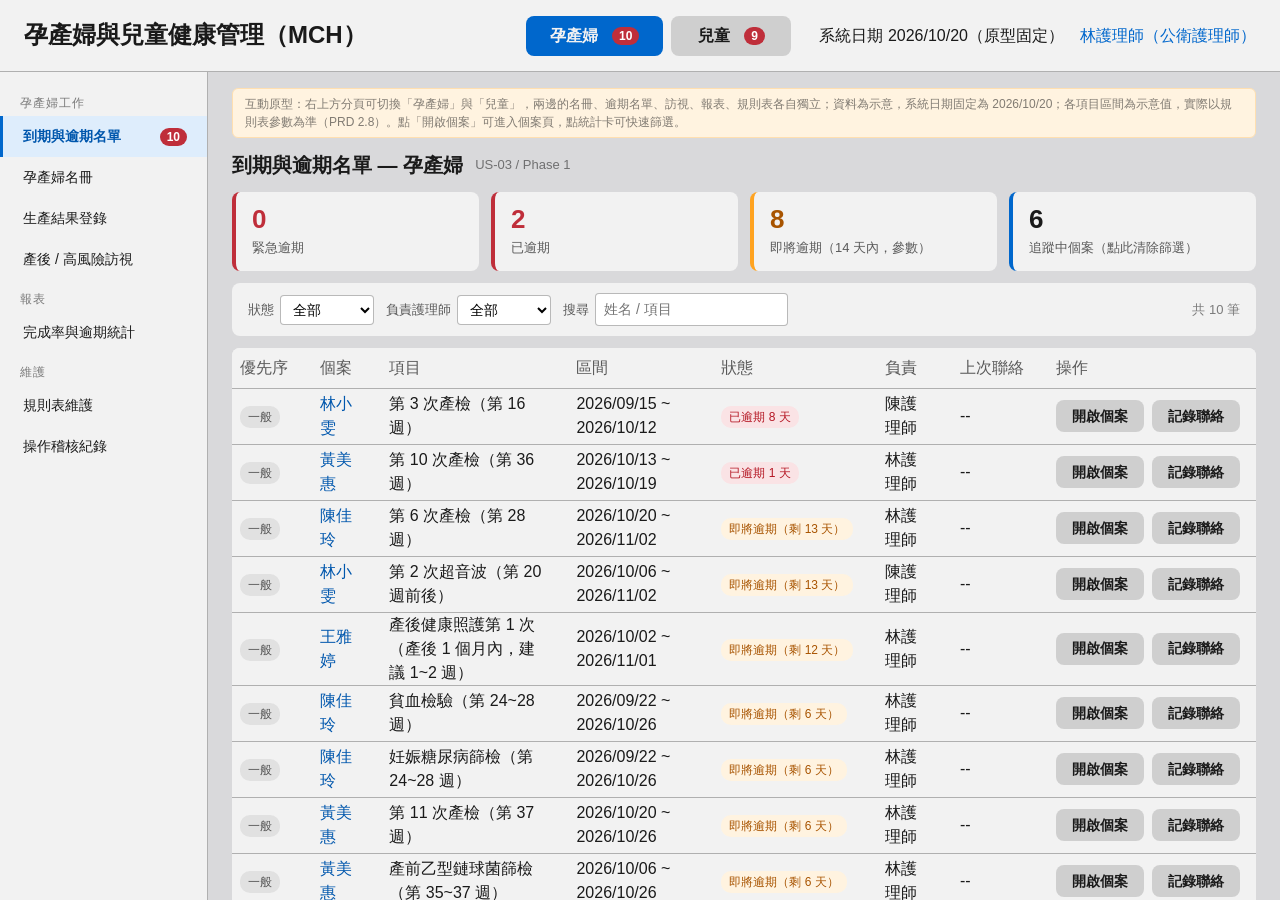
<file: mch-overview-prototype/index.html>
<!DOCTYPE html>
<html lang="zh-TW">
<head>
<meta charset="UTF-8">
<meta name="viewport" content="width=device-width, initial-scale=1.0">
<title>MCH 孕產婦與兒童健康管理 - UI Preview</title>
<style>
/*
 * xUI Base CSS for WinForms Preview
 * Extracted & adapted from xhis-xui Vue component library
 * This file is embedded in generated HTML previews.
 * Source: references/xhis-xui/src/
 */

/* ============================================
   1. CSS VARIABLES (from base-light.css + font.css)
   ============================================ */
:root {
  /* Container */
  --xv-container--background: rgb(217, 217, 219);
  --xv-container--surface: rgb(242, 242, 242);
  --xv-container--tinted-surface: rgb(242, 242, 242);
  --xv-container--surface-hovered: rgba(26, 26, 26, 0.12);
  --xv-container--surface-pressed: rgba(26, 26, 26, 0.2);
  --xv-container--surface-active: rgba(109, 174, 237, 0.5);
  --xv-container--surface-active-hovered: rgba(109, 174, 237, 0.7);
  --xv-container--surface-active-pressed: rgba(109, 174, 237, 0.86);
  --xv-container--area: rgba(26, 26, 26, 0.16);
  --xv-container--area-hovered: rgba(26, 26, 26, 0.22);
  --xv-container--area-pressed: rgba(26, 26, 26, 0.3);
  --xv-container--area-active: rgba(109, 174, 237, 0.6);
  --xv-container--disabled-background: rgba(26, 26, 26, 0.09);
  --xv-container--mask: rgba(26, 26, 26, 0.35);

  /* Text */
  --xv-text--high-emphasis-text: rgb(26, 26, 26);
  --xv-text--medium-emphasis-text: rgba(26, 26, 26, 0.7);
  --xv-text--low-emphasis-text: rgba(26, 26, 26, 0.55);
  --xv-text--placeholder-text: rgba(26, 26, 26, 0.45);
  --xv-text--disabled-text: rgba(26, 26, 26, 0.35);
  --xv-text--dividing-line: rgba(26, 26, 26, 0.3);
  --xv-text--on-background-text: rgb(242, 242, 242);

  /* Status */
  --xv-status--primary: rgb(0, 103, 204);
  --xv-status--primary-on-surface: rgb(0, 87, 173);
  --xv-status--error: rgb(191, 46, 58);
  --xv-status--warning: rgb(168, 84, 0);
  --xv-status--success: rgb(9, 122, 31);

  /* Primary palette (from base-light.css) */
  --xv-primary--50: rgb(222, 237, 252);
  --xv-primary--100: rgb(181, 214, 247);
  --xv-primary--200: rgb(139, 193, 247);
  --xv-primary--300: rgb(109, 174, 237);
  --xv-primary--400: rgb(47, 143, 235);
  --xv-primary--500: rgb(22, 121, 217);
  --xv-primary--600: rgb(0, 103, 204);
  --xv-primary--700: rgb(0, 87, 173);
  --xv-primary--800: rgb(0, 63, 125);
  --xv-primary--900: rgb(3, 34, 65);

  /* Red palette (from base-light.css) */
  --xv-red--50: rgb(250, 227, 229);
  --xv-red--100: rgb(250, 200, 204);
  --xv-red--200: rgb(245, 149, 157);
  --xv-red--300: rgb(245, 120, 130);
  --xv-red--400: rgb(232, 86, 98);
  --xv-red--500: rgb(212, 63, 76);
  --xv-red--600: rgb(191, 46, 58);
  --xv-red--700: rgb(181, 24, 37);
  --xv-red--800: rgb(135, 16, 26);
  --xv-red--900: rgb(71, 0, 5);

  /* Orange palette */
  --xv-orange--50: #FFF3E0;
  --xv-orange--100: #FFDFB0;
  --xv-orange--200: #FFCB80;
  --xv-orange--300: #FFB750;
  --xv-orange--400: #FFA320;
  --xv-orange--500: #A85400;
  --xv-orange--600: #8F4800;
  --xv-orange--700: #763C00;
  --xv-orange--800: #5D3000;
  --xv-orange--900: #442400;

  /* Neutral palette */
  --xv-neutral--50: #F5F5F5;
  --xv-neutral--100: #E0E0E0;
  --xv-neutral--200: #CCCCCC;
  --xv-neutral--300: #B8B8B8;
  --xv-neutral--400: #A3A3A3;
  --xv-neutral--500: #7A7A7A;
  --xv-neutral--600: #666666;
  --xv-neutral--700: #525252;
  --xv-neutral--800: #3D3D3D;
  --xv-neutral--900: #292929;

  --xv-blackandwhite--white: #FFFFFF;
  --xv-blackandwhite--black: #000000;

  /* Typography */
  --xv-font-size-delta: 0px;

  --xv-headline--headline-lg--font-size: calc(36px + var(--xv-font-size-delta));
  --xv-headline--headline-lg--font-weight: 700;
  --xv-headline--headline-lg--line-height: 1.25;

  --xv-title--title-lg--font-size: calc(24px + var(--xv-font-size-delta));
  --xv-title--title-lg--font-weight: 600;
  --xv-title--title-lg--line-height: 1.35;

  --xv-title--title-md--font-size: calc(20px + var(--xv-font-size-delta));
  --xv-title--title-md--font-weight: 600;
  --xv-title--title-md--line-height: 1.4;

  --xv-title--title-sm--font-size: calc(18px + var(--xv-font-size-delta));
  --xv-title--title-sm--font-weight: 600;
  --xv-title--title-sm--line-height: 1.45;

  --xv-body--body-lg--font-size: calc(18px + var(--xv-font-size-delta));
  --xv-body--body-lg--font-weight: 500;
  --xv-body--body-lg--line-height: 1.5;

  --xv-body--body-md--font-size: calc(16px + var(--xv-font-size-delta));
  --xv-body--body-md--font-weight: 500;
  --xv-body--body-md--line-height: 1.5;

  --xv-body--body-sm--font-size: calc(14px + var(--xv-font-size-delta));
  --xv-body--body-sm--font-weight: 500;
  --xv-body--body-sm--line-height: 1.5;

  --xv-label--label-lg--font-size: calc(18px + var(--xv-font-size-delta));
  --xv-label--label-lg--font-weight: 600;
  --xv-label--label-lg--line-height: 1.5;

  --xv-label--label-md--font-size: calc(16px + var(--xv-font-size-delta));
  --xv-label--label-md--font-weight: 600;
  --xv-label--label-md--line-height: 1.5;

  --xv-label--label-sm--font-size: calc(14px + var(--xv-font-size-delta));
  --xv-label--label-sm--font-weight: 600;
  --xv-label--label-sm--line-height: 1.5;
}

/* ============================================
   2. GLOBAL RESET & BASE
   ============================================ */
*, *::before, *::after {
  box-sizing: border-box;
  margin: 0;
  padding: 0;
}

body {
  font-family: 'Inter', 'Noto Sans TC', -apple-system, 'Segoe UI', Roboto, sans-serif;
  font-size: var(--xv-body--body-md--font-size);
  font-weight: var(--xv-body--body-md--font-weight);
  line-height: var(--xv-body--body-md--line-height);
  color: var(--xv-text--high-emphasis-text);
  background-color: var(--xv-container--background);
  -webkit-font-smoothing: antialiased;
}

/* ============================================
   3. PAGE LAYOUT (from XPageLayout.vue)
   ============================================ */
.x-page-layout {
  display: grid;
  grid-template-areas:
    'header'
    'body'
    'footer';
  grid-template-rows: auto 1fr auto;
  grid-template-columns: 100%;
  height: 100vh;
  width: 100%;
  background-color: var(--xv-container--background);
}

.x-page-layout-header {
  grid-area: header;
  display: flex;
  justify-content: space-between;
  align-items: center;
  height: 72px;
  padding: 16px 24px;
  gap: 32px;
  background-color: var(--xv-container--surface);
  border-bottom: 1px solid var(--xv-text--dividing-line);
}

.x-page-layout-header-title {
  font-size: var(--xv-title--title-lg--font-size);
  font-weight: var(--xv-title--title-lg--font-weight);
  line-height: var(--xv-title--title-lg--line-height);
  color: var(--xv-text--high-emphasis-text);
  white-space: nowrap;
}

.x-page-layout-header-item-group {
  display: flex;
  align-items: center;
  gap: 16px;
}

.x-page-layout-body {
  grid-area: body;
  width: 100%;
  height: 100%;
  padding: 16px 24px;
  overflow: auto;
}

.x-page-layout-footer {
  grid-area: footer;
  padding: 16px 24px;
  background-color: var(--xv-container--surface);
  border-top: 1px solid var(--xv-text--dividing-line);
}

/* ============================================
   4. CARD CONTAINER (from XCard.vue)
   ============================================ */
.x-card-container {
  display: grid;
  grid-template-areas:
    'header'
    'body'
    'footer';
  grid-template-rows: auto 1fr auto;
  background-color: var(--xv-container--surface);
  border-radius: 8px;
  overflow: hidden;
}

.x-card-header {
  grid-area: header;
  padding: 16px 24px;
  font-size: var(--xv-title--title-sm--font-size);
  font-weight: var(--xv-title--title-sm--font-weight);
  line-height: var(--xv-title--title-sm--line-height);
  color: var(--xv-text--high-emphasis-text);
  border-bottom: 1px solid var(--xv-text--dividing-line);
}

.x-card-body {
  grid-area: body;
  position: relative;
  overflow: auto;
  padding: 16px 24px;
}

.x-card-footer {
  grid-area: footer;
  padding: 16px 24px;
  display: flex;
  justify-content: flex-end;
  gap: 16px;
}

/* ============================================
   5. DOCK LAYOUT SYSTEM (WinForms Dock → CSS)
   ============================================ */
.x-dock-container {
  display: flex;
  flex-direction: column;
  width: 100%;
  height: 100%;
  overflow: hidden;
}

.x-dock-container--row {
  flex-direction: row;
}

.x-dock-top {
  flex-shrink: 0;
  width: 100%;
}

.x-dock-bottom {
  flex-shrink: 0;
  width: 100%;
}

.x-dock-left {
  flex-shrink: 0;
  height: 100%;
  overflow: hidden;
}

.x-dock-right {
  flex-shrink: 0;
  height: 100%;
  overflow: hidden;
}

.x-dock-fill {
  flex: 1;
  min-height: 0;
  min-width: 0;
  overflow: auto;
}

.x-dock-middle {
  display: flex;
  flex-direction: row;
  flex: 1;
  min-height: 0;
  overflow: hidden;
}

/* ============================================
   6. ABSOLUTE POSITIONED CONTAINER
   ============================================ */
.x-abs-container {
  position: relative;
  width: 100%;
  background-color: var(--xv-container--surface);
}

/* ============================================
   7. FORM ROW
   ============================================ */
.x-form-row {
  display: flex;
  align-items: center;
  gap: 16px;
  margin-bottom: 8px;
}

/* ============================================
   8. LABEL (adapted from xUI text styles)
   ============================================ */
.x-label {
  font-size: var(--xv-body--body-md--font-size);
  font-weight: var(--xv-body--body-md--font-weight);
  line-height: var(--xv-body--body-md--line-height);
  color: var(--xv-text--high-emphasis-text);
  white-space: nowrap;
}

.x-label--primary {
  color: var(--xv-status--primary);
}

.x-label--danger {
  color: var(--xv-status--error);
}

.x-label--warning {
  color: var(--xv-status--warning);
}

.x-label--value {
  color: var(--xv-text--medium-emphasis-text);
}

/* ============================================
   9. BUTTON (from XButton.vue)
   ============================================ */
.x-btn {
  --x-btn-h: 40px;
  --x-btn-p-h: 24px;
  --x-btn-color: var(--xv-text--high-emphasis-text);
  --x-btn-bg: var(--xv-container--area);

  display: inline-flex;
  align-items: center;
  justify-content: center;
  gap: 8px;
  height: var(--x-btn-h);
  padding: 0 var(--x-btn-p-h);
  border: none;
  border-radius: 8px;
  background-color: var(--x-btn-bg);
  color: var(--x-btn-color);
  font-size: var(--xv-label--label-md--font-size);
  font-weight: var(--xv-label--label-md--font-weight);
  line-height: var(--xv-label--label-md--line-height);
  font-family: inherit;
  cursor: pointer;
  transition: background-color 0.15s, box-shadow 0.15s;
  white-space: nowrap;
}

.x-btn:hover {
  background-color: var(--xv-container--area-hovered);
}

.x-btn:active {
  background-color: var(--xv-container--area-pressed);
}

.x-btn:focus-visible {
  outline: none;
  box-shadow: 0 0 0 3px rgba(124, 124, 124, 0.47);
}

.x-btn--sm {
  --x-btn-h: 32px;
  --x-btn-p-h: 16px;
  font-size: var(--xv-label--label-sm--font-size);
}

.x-btn--lg {
  --x-btn-h: 48px;
  --x-btn-p-h: 32px;
  font-size: var(--xv-label--label-lg--font-size);
}

.x-btn--primary {
  --x-btn-bg: var(--xv-status--primary);
  --x-btn-color: var(--xv-text--on-background-text);
}
.x-btn--primary:hover {
  background-color: var(--xv-primary--600);
}
.x-btn--primary:active {
  background-color: var(--xv-primary--700);
}

.x-btn--danger {
  --x-btn-bg: var(--xv-status--error);
  --x-btn-color: var(--xv-text--on-background-text);
}
.x-btn--danger:hover {
  background-color: var(--xv-red--600);
}
.x-btn--danger:active {
  background-color: var(--xv-red--700);
}

.x-btn--warning {
  --x-btn-bg: var(--xv-orange--500);
  --x-btn-color: var(--xv-text--on-background-text);
}
.x-btn--warning:hover {
  background-color: var(--xv-orange--600);
}
.x-btn--warning:active {
  background-color: var(--xv-orange--700);
}

.x-btn--tertiary {
  --x-btn-bg: var(--xv-container--area);
  --x-btn-color: var(--xv-text--high-emphasis-text);
}
.x-btn--tertiary:hover {
  background-color: var(--xv-container--area-hovered);
}
.x-btn--tertiary:active {
  background-color: var(--xv-container--area-pressed);
}

.x-btn--outline {
  background-color: transparent;
  border: 1px solid var(--xv-text--dividing-line);
}
.x-btn--outline:hover {
  background-color: var(--xv-container--surface-hovered);
}

.x-btn--disabled {
  opacity: 0.4;
  pointer-events: none;
}

/* ============================================
   10. INPUT TEXT (from XInputText.vue)
   ============================================ */
.x-input {
  display: flex;
  flex-direction: column;
  gap: 4px;
}

.x-input--inline {
  flex-direction: row;
  align-items: center;
  gap: 8px;
}

.x-input-label {
  font-size: var(--xv-body--body-md--font-size);
  font-weight: var(--xv-body--body-md--font-weight);
  color: var(--xv-text--high-emphasis-text);
  white-space: nowrap;
}

.x-input-text-container {
  --x-input-height: 40px;
  --x-input-bd-radius: 8px;

  display: flex;
  align-items: center;
  min-height: var(--x-input-height);
  padding: 0 8px;
  border: solid 1px var(--xv-text--dividing-line);
  border-radius: var(--x-input-bd-radius);
  background-color: var(--xv-container--surface);
  transition: border-color 0.15s, box-shadow 0.15s;
}

.x-input-text-container:hover {
  border-color: var(--xv-text--placeholder-text);
}

.x-input-text-container:focus-within {
  border-color: var(--xv-status--primary);
  box-shadow: 0 0 1px 2px rgba(0, 103, 204, 0.2);
}

.x-input-text-container--standalone {
  /* standalone: no wrapping x-input label */
}

.x-input-text-container--multiline {
  align-items: flex-start;
  padding: 8px;
}

.x-input-text-container--error {
  border-color: var(--xv-status--error);
}
.x-input-text-container--error:focus-within {
  box-shadow: 0 0 1px 2px rgba(191, 46, 58, 0.2);
}

.x-input-text-container--disabled {
  background-color: var(--xv-container--disabled-background);
  border-color: var(--xv-text--disabled-text);
  pointer-events: none;
}

.x-input-text-container--sm {
  --x-input-height: 32px;
  --x-input-bd-radius: 6px;
}

.x-input-input {
  width: 100%;
  height: 100%;
  min-height: calc(var(--x-input-height, 40px) - 2px);
  border: none;
  outline: none;
  background: transparent;
  font-family: inherit;
  font-size: var(--xv-body--body-md--font-size);
  font-weight: var(--xv-body--body-md--font-weight);
  color: var(--xv-text--high-emphasis-text);
  caret-color: var(--xv-status--primary);
}

.x-input-input::placeholder {
  color: var(--xv-text--placeholder-text);
}

textarea.x-input-input {
  min-height: auto;
  resize: vertical;
  line-height: 1.5;
}

/* ============================================
   11. SELECT / COMBOBOX (native, styled as xUI)
   ============================================ */
.x-select-native {
  --x-select-height: 40px;

  display: inline-flex;
  align-items: center;
  min-height: var(--x-select-height);
  padding: 0 8px;
  border: solid 1px var(--xv-text--dividing-line);
  border-radius: 8px;
  background-color: var(--xv-container--surface);
  font-family: inherit;
  font-size: var(--xv-body--body-md--font-size);
  font-weight: var(--xv-body--body-md--font-weight);
  color: var(--xv-text--high-emphasis-text);
  cursor: pointer;
  transition: background-color 0.1s, border-color 0.15s;
  -webkit-appearance: none;
  -moz-appearance: none;
  appearance: none;
  background-image: url("data:image/svg+xml,%3Csvg xmlns='http://www.w3.org/2000/svg' width='16' height='16' viewBox='0 0 24 24' fill='none' stroke='rgba(26,26,26,0.7)' stroke-width='2' stroke-linecap='round' stroke-linejoin='round'%3E%3Cpolyline points='6 9 12 15 18 9'%3E%3C/polyline%3E%3C/svg%3E");
  background-repeat: no-repeat;
  background-position: right 8px center;
  padding-right: 32px;
}

.x-select-native:hover {
  border-color: var(--xv-text--placeholder-text);
}

.x-select-native:focus {
  outline: none;
  border-color: var(--xv-status--primary);
  box-shadow: 0 0 1px 2px rgba(0, 103, 204, 0.2);
}

.x-select-native--sm {
  --x-select-height: 32px;
  font-size: var(--xv-body--body-sm--font-size);
  border-radius: 6px;
}

.x-select-native--md {
  --x-select-height: 40px;
}

/* ============================================
   12. CHECKBOX (from XCheckbox.vue)
   ============================================ */
.x-checkbox {
  display: inline-flex;
  align-items: center;
  gap: 7px;
  cursor: pointer;
  font-size: var(--xv-body--body-md--font-size);
  font-weight: var(--xv-body--body-md--font-weight);
  color: var(--xv-text--high-emphasis-text);
}

.x-checkbox-input {
  width: 18px;
  height: 18px;
  margin: 0;
  border: 2px solid var(--xv-text--medium-emphasis-text);
  border-radius: 2px;
  background-color: var(--xv-container--surface);
  appearance: none;
  -webkit-appearance: none;
  cursor: pointer;
  transition: background-color 0.1s, box-shadow 0.1s;
  flex-shrink: 0;
  position: relative;
}

.x-checkbox-input:checked {
  background-color: var(--xv-status--primary);
  border-color: var(--xv-status--primary);
  background-image: url("data:image/svg+xml,%3Csvg xmlns='http://www.w3.org/2000/svg' width='14' height='14' viewBox='0 0 24 24' fill='none' stroke='white' stroke-width='3' stroke-linecap='round' stroke-linejoin='round'%3E%3Cpolyline points='20 6 9 17 4 12'%3E%3C/polyline%3E%3C/svg%3E");
  background-repeat: no-repeat;
  background-position: center;
  background-size: 12px;
}

.x-checkbox-input:hover {
  background-color: var(--xv-container--surface-hovered);
}
.x-checkbox-input:checked:hover {
  background-color: var(--xv-primary--600);
}

.x-checkbox-input:focus-visible {
  outline: none;
  box-shadow: 0 0 0px 2px white, 0 0 0px 4px rgba(0, 0, 0, 0.3);
}

.x-checkbox--disabled {
  pointer-events: none;
  opacity: 0.5;
}

/* ============================================
   13. RADIO BUTTON (from XRadioButton.vue)
   ============================================ */
.x-radio-button {
  display: inline-flex;
  align-items: center;
  gap: 4px;
  cursor: pointer;
  font-size: var(--xv-body--body-md--font-size);
  font-weight: var(--xv-body--body-md--font-weight);
  color: var(--xv-text--high-emphasis-text);
}

.x-radio-input {
  width: 20px;
  height: 20px;
  margin: 0;
  border: 2px solid var(--xv-text--medium-emphasis-text);
  border-radius: 50%;
  background-color: var(--xv-container--surface);
  appearance: none;
  -webkit-appearance: none;
  cursor: pointer;
  transition: background-color 0.1s, box-shadow 0.1s;
  flex-shrink: 0;
}

.x-radio-input:checked {
  border-color: var(--xv-status--primary);
  background-color: var(--xv-status--primary);
  box-shadow: inset 0 0 0 3px var(--xv-container--surface);
}

.x-radio-input:hover {
  background-color: var(--xv-container--surface-hovered);
}
.x-radio-input:checked:hover {
  background-color: var(--xv-primary--600);
}

.x-radio-input:focus-visible {
  outline: none;
  box-shadow: 0 0 0px 2px white, 0 0 0px 4px rgba(0, 0, 0, 0.3);
}

/* ============================================
   14. TABLE (from XTable.scss)
   ============================================ */
.x-table-wrap {
  width: 100%;
  min-height: 0;
  height: 100%;
  overflow: hidden;
  background-color: var(--xv-container--surface);
  border-radius: 8px;
}

.x-table-native {
  width: 100%;
  border-collapse: collapse;
  background-color: var(--xv-container--surface);
  font-size: var(--xv-body--body-md--font-size);
  font-weight: var(--xv-body--body-md--font-weight);
  line-height: var(--xv-body--body-md--line-height);
}

.x-table-native thead th {
  position: sticky;
  top: 0;
  height: 40px;
  padding: 0 16px;
  text-align: left;
  font-weight: 500;
  color: var(--xv-text--medium-emphasis-text);
  background-color: var(--xv-container--surface);
  border-bottom: solid 1px var(--xv-text--dividing-line);
  white-space: nowrap;
}

.x-table-native thead th:first-child {
  padding-left: 8px;
}

.x-table-native tbody td {
  height: 56px;
  padding: 0 16px;
  border-bottom: solid 1px var(--xv-text--dividing-line);
  color: var(--xv-text--high-emphasis-text);
  vertical-align: middle;
}

.x-table-native tbody td:first-child {
  padding-left: 8px;
}

.x-table-native tbody tr:last-child td {
  border-bottom: none;
}

.x-table-native tbody tr:hover td {
  background-color: var(--xv-container--surface-hovered);
}

.x-table-native tbody tr.x-table-row--selected td {
  background-color: var(--xv-container--surface-active);
}

/* ============================================
   15. PANEL (plain container)
   ============================================ */
.x-panel {
  background-color: var(--xv-container--surface);
  border-radius: 8px;
}

/* ============================================
   16. TOOLBAR
   ============================================ */
.x-toolbar {
  display: flex;
  align-items: center;
  gap: 4px;
  padding: 8px 16px;
  background-color: var(--xv-container--surface);
  border-bottom: 1px solid var(--xv-text--dividing-line);
}

/* ============================================
   17. MENU STRIP
   ============================================ */
.x-menu-strip {
  display: flex;
  align-items: center;
  height: 36px;
  padding: 0 8px;
  gap: 0;
  background-color: var(--xv-container--surface);
  border-bottom: 1px solid var(--xv-text--dividing-line);
}

.x-menu-item {
  display: inline-flex;
  align-items: center;
  height: 100%;
  padding: 0 12px;
  border: none;
  background: transparent;
  font-family: inherit;
  font-size: var(--xv-body--body-sm--font-size);
  font-weight: var(--xv-body--body-sm--font-weight);
  color: var(--xv-text--high-emphasis-text);
  cursor: pointer;
}

.x-menu-item:hover {
  background-color: var(--xv-container--surface-hovered);
}

/* ============================================
   18. SCROLLBAR (from xhis-xui shared)
   ============================================ */
.x-scroll-bar::-webkit-scrollbar,
.x-page-layout-body::-webkit-scrollbar {
  width: 6px;
  height: 6px;
}

.x-scroll-bar::-webkit-scrollbar-thumb,
.x-page-layout-body::-webkit-scrollbar-thumb {
  background-color: rgba(26, 26, 26, 0.25);
  border-radius: 3px;
}

.x-scroll-bar::-webkit-scrollbar-track,
.x-page-layout-body::-webkit-scrollbar-track {
  background: transparent;
}

/* ============================================
   19. UTILITY: POSITIONING HELPERS
   ============================================ */

/* For absolutely positioned controls within a relative container */
.x-abs-control {
  position: absolute;
  display: flex;
  align-items: center;
  gap: 4px;
}

/* Inline label + input pair (within absolute container) */
.x-inline-pair {
  display: inline-flex;
  align-items: center;
  gap: 4px;
}

/* ============================================
   20. DATE INPUT (for DateTimePicker)
   ============================================ */
.x-input-input--date {
  min-height: 38px;
  padding: 0 8px;
  border: solid 1px var(--xv-text--dividing-line);
  border-radius: 8px;
  background-color: var(--xv-container--surface);
  font-family: inherit;
  font-size: var(--xv-body--body-md--font-size);
  color: var(--xv-text--high-emphasis-text);
}

.x-input-input--date:focus {
  outline: none;
  border-color: var(--xv-status--primary);
  box-shadow: 0 0 1px 2px rgba(0, 103, 204, 0.2);
}

</style>
<style>
/* ===== MCH prototype custom styles (layout glue + status tags) ===== */
body { background-color: #eef1f5; margin: 0; }
.x-page-layout-body { padding: 0; overflow: hidden; }
.shell { display: flex; height: 100%; min-height: 0; }
.nav { width: 208px; flex-shrink: 0; background: var(--xv-container--surface); border-right: 1px solid var(--xv-text--dividing-line); padding: 12px 0; overflow: auto; }
.nav-group { padding: 10px 20px 4px; font-size: 12px; color: var(--xv-text--low-emphasis-text); letter-spacing: 1px; }
.nav-item { display: flex; align-items: center; justify-content: space-between; padding: 10px 20px; cursor: pointer; font-size: 14px; color: var(--xv-text--high-emphasis-text); border-left: 3px solid transparent; }
.nav-item:hover { background: var(--xv-container--surface-hovered); }
.nav-item.active { background: var(--xv-primary--50); border-left-color: var(--xv-status--primary); color: var(--xv-primary--700); font-weight: 600; }
.nav-count { background: var(--xv-red--600); color: #fff; border-radius: 10px; font-size: 12px; padding: 0 7px; line-height: 18px; }
.main { flex: 1; min-width: 0; overflow: auto; padding: 16px 24px 32px; }
.proto-note { font-size: 12px; color: var(--xv-text--low-emphasis-text); background: var(--xv-orange--50); border: 1px solid var(--xv-orange--100); border-radius: 6px; padding: 6px 12px; margin-bottom: 12px; }
.page-title { font-size: 20px; font-weight: 600; margin: 0 0 12px; display: flex; align-items: center; gap: 12px; }
.page-title small { font-size: 13px; font-weight: 400; color: var(--xv-text--low-emphasis-text); }
.bar { display: flex; flex-wrap: wrap; align-items: center; gap: 12px; background: var(--xv-container--surface); padding: 10px 16px; border-radius: 8px; margin-bottom: 12px; }
.bar .grow { flex: 1; }
.bar label { font-size: 13px; color: var(--xv-text--medium-emphasis-text); display: flex; align-items: center; gap: 6px; }
.bar select, .bar input[type=text], .field select, .field input, .field textarea { font: inherit; font-size: 14px; padding: 5px 8px; border: 1px solid var(--xv-text--dividing-line); border-radius: 4px; background: #fff; min-height: 30px; box-sizing: border-box; }
.stats { display: flex; gap: 12px; margin-bottom: 12px; flex-wrap: wrap; }
.stat { flex: 1; min-width: 140px; background: var(--xv-container--surface); border-radius: 8px; padding: 12px 16px; cursor: pointer; border-left: 4px solid var(--xv-text--dividing-line); }
.stat b { display: block; font-size: 26px; line-height: 1.2; }
.stat span { font-size: 13px; color: var(--xv-text--medium-emphasis-text); }
.stat--red { border-left-color: var(--xv-status--error); } .stat--red b { color: var(--xv-status--error); }
.stat--warn { border-left-color: var(--xv-orange--400); } .stat--warn b { color: var(--xv-status--warning); }
.stat--blue { border-left-color: var(--xv-status--primary); }
.stat.on { outline: 2px solid var(--xv-status--primary); }
.card { background: var(--xv-container--surface); border-radius: 8px; margin-bottom: 16px; overflow: hidden; }
.card-h { padding: 12px 20px; font-size: 15px; font-weight: 600; border-bottom: 1px solid var(--xv-text--dividing-line); display: flex; justify-content: space-between; align-items: center; gap: 12px; }
.card-h small { font-weight: 400; font-size: 12px; color: var(--xv-text--low-emphasis-text); }
.card-b { padding: 12px 20px; }
.card .x-table-wrap { height: auto; border-radius: 0; }
.card .x-table-native tbody td { height: 44px; }
.tbl-scroll { overflow: auto; }
.tag { display: inline-block; padding: 1px 8px; border-radius: 10px; font-size: 12px; line-height: 20px; white-space: nowrap; }
.tag--danger { background: var(--xv-red--50); color: var(--xv-red--700); }
.tag--urgent { background: var(--xv-red--600); color: #fff; }
.tag--warn { background: var(--xv-orange--50); color: var(--xv-orange--500); }
.tag--ok { background: rgba(9,122,31,.1); color: var(--xv-status--success); }
.tag--info { background: var(--xv-primary--50); color: var(--xv-primary--700); }
.tag--mute { background: rgba(26,26,26,.08); color: var(--xv-text--medium-emphasis-text); }
.link { color: var(--xv-status--primary-on-surface); cursor: pointer; text-decoration: none; }
.link:hover { text-decoration: underline; }
.btn-row { display: flex; gap: 8px; flex-wrap: wrap; }
.patient-header { display: flex; flex-wrap: wrap; align-items: center; gap: 8px 24px; background: var(--xv-container--surface); border-radius: 8px; border-left: 4px solid var(--xv-status--primary); padding: 12px 20px; margin-bottom: 16px; }
.patient-header .nm { font-size: 20px; font-weight: 600; }
.patient-header .kv { font-size: 13px; color: var(--xv-text--medium-emphasis-text); }
.patient-header .kv b { color: var(--xv-text--high-emphasis-text); font-weight: 600; }
.banner { border-radius: 6px; padding: 8px 14px; margin-bottom: 12px; font-size: 13px; }
.banner--warn { background: var(--xv-orange--50); border: 1px solid var(--xv-orange--200); color: var(--xv-orange--600); }
.banner--danger { background: var(--xv-red--50); border: 1px solid var(--xv-red--200); color: var(--xv-red--700); }
.banner--info { background: var(--xv-primary--50); border: 1px solid var(--xv-primary--100); color: var(--xv-primary--800); }
.grid2 { display: grid; grid-template-columns: repeat(auto-fit, minmax(300px, 1fr)); gap: 16px; }
.kvtable { width: 100%; border-collapse: collapse; font-size: 14px; }
.kvtable td { padding: 7px 0; border-bottom: 1px dashed var(--xv-text--dividing-line); vertical-align: middle; }
.kvtable td:first-child { width: 150px; color: var(--xv-text--medium-emphasis-text); }
.field { display: flex; flex-direction: column; gap: 4px; margin-bottom: 10px; }
.field > span { font-size: 13px; color: var(--xv-text--medium-emphasis-text); }
.field .req { color: var(--xv-status--error); margin-left: 2px; }
.field textarea { min-height: 60px; resize: vertical; }
.field.err input, .field.err select, .field.err textarea { border-color: var(--xv-status--error); }
.form-grid { display: grid; grid-template-columns: repeat(auto-fit, minmax(200px, 1fr)); gap: 0 16px; }
.inline-opts { display: flex; gap: 14px; flex-wrap: wrap; font-size: 14px; }
.inline-opts label { display: flex; align-items: center; gap: 4px; }
.errs { background: var(--xv-red--50); border: 1px solid var(--xv-red--200); color: var(--xv-red--700); border-radius: 6px; padding: 8px 14px; font-size: 13px; margin-bottom: 10px; }
.errs ul { margin: 4px 0 0 18px; padding: 0; }
.warns { background: var(--xv-orange--50); border: 1px solid var(--xv-orange--200); color: var(--xv-orange--600); border-radius: 6px; padding: 8px 14px; font-size: 13px; margin-bottom: 10px; }
.modal-mask { position: fixed; inset: 0; background: var(--xv-container--mask); display: flex; align-items: flex-start; justify-content: center; padding-top: 6vh; z-index: 50; overflow: auto; }
.modal { background: var(--xv-container--surface); border-radius: 10px; width: 640px; max-width: 94vw; box-shadow: 0 8px 32px rgba(0,0,0,.3); margin-bottom: 6vh; }
.modal-h { padding: 14px 20px; font-size: 16px; font-weight: 600; border-bottom: 1px solid var(--xv-text--dividing-line); }
.modal-b { padding: 16px 20px; max-height: 66vh; overflow: auto; }
.modal-f { padding: 12px 20px; display: flex; justify-content: flex-end; gap: 12px; border-top: 1px solid var(--xv-text--dividing-line); }
.toast { position: fixed; right: 24px; bottom: 24px; background: var(--xv-neutral--900, #222); color: #fff; padding: 10px 16px; border-radius: 6px; font-size: 14px; z-index: 80; max-width: 420px; box-shadow: 0 4px 16px rgba(0,0,0,.3); }
.hbar { height: 10px; background: rgba(26,26,26,.1); border-radius: 5px; overflow: hidden; min-width: 160px; }
.hbar i { display: block; height: 100%; background: var(--xv-status--primary); }
.split { display: grid; grid-template-columns: minmax(0, 1fr) 380px; gap: 16px; align-items: start; }
@media (max-width: 1100px) { .split { grid-template-columns: 1fr; } }
.fetus { border: 1px solid var(--xv-text--dividing-line); border-radius: 8px; padding: 10px 14px; margin-bottom: 10px; background: #fff; }
.fetus h4 { margin: 0 0 8px; font-size: 14px; }
.muted { color: var(--xv-text--low-emphasis-text); font-size: 13px; }
.sm-btn { font-size: 12px; }
.domtabs { display: flex; gap: 8px; margin-right: 12px; }
.domtabs .x-btn { min-width: 120px; }
.domtabs .nav-count { margin-left: 6px; }
td .btn-row { flex-wrap: nowrap; }
</style>
</head>
<body>
<div class="x-page-layout">
  <div class="x-page-layout-header">
    <span class="x-page-layout-header-title">孕產婦與兒童健康管理（MCH）</span>
    <div class="x-page-layout-header-item-group">
      <div id="domtabs" class="domtabs"></div>
      <span class="x-label">系統日期 2026/10/20（原型固定）</span>
      <span class="x-label x-label--primary">林護理師（公衛護理師）</span>
    </div>
  </div>
  <div class="x-page-layout-body">
    <div class="shell">
      <div class="nav" id="nav"></div>
      <div class="main" id="main"></div>
    </div>
  </div>
</div>
<div id="overlay"></div>
<div id="toast-host"></div>

<script>
(function(){
'use strict';
/* ================= 基礎工具 ================= */
const TODAY = new Date(2026, 9, 20, 12, 0);
function D(y,m,d,h,mi){ return new Date(y, m-1, d, h||0, mi||0); }
function addDays(dt,n){ const x=new Date(dt); x.setDate(x.getDate()+n); return x; }
function addMonths(dt,n){ const x=new Date(dt); x.setMonth(x.getMonth()+n); return x; }
const p2 = n => String(n).padStart(2,'0');
function fd(dt){ return dt ? dt.getFullYear()+'/'+p2(dt.getMonth()+1)+'/'+p2(dt.getDate()) : '--'; }
function fdt(dt){ return dt ? fd(dt)+' '+p2(dt.getHours())+':'+p2(dt.getMinutes()) : '--'; }
function dayDiff(a,b){ return Math.round((Date.UTC(a.getFullYear(),a.getMonth(),a.getDate()) - Date.UTC(b.getFullYear(),b.getMonth(),b.getDate()))/86400000); }
function toInputDate(dt){ return dt.getFullYear()+'-'+p2(dt.getMonth()+1)+'-'+p2(dt.getDate()); }
function toInputDT(dt){ return toInputDate(dt)+'T'+p2(dt.getHours())+':'+p2(dt.getMinutes()); }
function parseIn(s){ return s ? new Date(s.length<=10 ? s+'T00:00' : s) : null; }
const esc = s => String(s==null?'':s).replace(/[&<>"]/g, c => ({'&':'&amp;','<':'&lt;','>':'&gt;','"':'&quot;'}[c]));
const tag = (t,c) => '<span class="tag tag--'+c+'">'+esc(t)+'</span>';
const $ = s => document.querySelector(s);

/* ================= 示意資料 ================= */
const PRE_W = [8,12,16,20,24,28,30,32,34,36,37,38,39,40];
const S = { dom:'preg', page:'overdue', caseId:null, f:{type:'',state:'',nurse:'',kw:'',pri:''}, rf:{type:'',kw:'',risk:''}, audit:[], visits:[], nid:100, vac:{}, contacts:{} };

S.cases = [
 { id:'P01', type:'preg', name:'陳佳玲', pid:'A223456781', phone:'0912-345-678', nurse:'林護理師', edd:D(2027,1,12), hbsag:'-', hbeag:'-', gbs:null, gbsDate:null, viral:null, risks:[], res:{}, pvDone:5, extraDone:['US1','US2','EDU1'] },
 { id:'P02', type:'preg', name:'林小雯', pid:'B234567890', phone:'0933-222-111', nurse:'陳護理師', edd:D(2027,3,2), hbsag:null, hbeag:null, gbs:null, risks:[], res:{}, pvDone:2, extraDone:['US1','EDU1'] },
 { id:'P03', type:'preg', name:'黃美惠', pid:'F245678901', phone:'0955-666-777', nurse:'林護理師', edd:D(2026,11,10), hbsag:'+', hbeag:'+', viral:1200000, gbs:'+', gbsDate:D(2026,10,8), risks:[{reason:'妊娠高血壓',from:D(2026,8,20),status:'追蹤中'}], res:{}, pvDone:9, extraDone:['US1','US2','ANEM','GDM','EDU1','EDU2'] },
 { id:'P04', type:'preg', name:'王雅婷', pid:'H256789012', phone:'0922-111-333', nurse:'林護理師', edd:D(2026,10,5), hbsag:'+', hbeag:'-', viral:80000, gbs:'-', gbsDate:D(2026,9,12), risks:[], res:{}, pvDone:14, extraDone:['US1','US2','US3','ANEM','GDM','GBS','EDU1','EDU2'], delivery:{dt:D(2026,10,2,8,30), weeks:39, days:2, method:'VAG', count:1, hosp:'示意醫院', fetus:[{no:1,outcome:'LIVE',childId:'C01'}]} },
 { id:'P05', type:'preg', name:'劉芷涵', pid:'D228888888', phone:'0988-123-456', nurse:'陳護理師', edd:D(2026,10,22), hbsag:'+', hbeag:'-', gbs:'-', gbsDate:D(2026,9,25), risks:[], res:{}, pvDone:12, extraDone:['US1','US2','US3','ANEM','GDM','GBS','EDU1','EDU2'] },
 { id:'P06', type:'preg', name:'張淑芬', pid:'E269012345', phone:'0966-555-888', nurse:'陳護理師', edd:D(2026,10,10), hbsag:'+', hbeag:'+', gbs:'+', gbsDate:D(2026,9,1), risks:[{reason:'妊娠糖尿病',from:D(2026,6,1),status:'追蹤中'}], res:{}, pvDone:14, extraDone:['US1','US2','US3','ANEM','GDM','GBS','EDU1','EDU2'], delivery:{dt:D(2026,10,8,14,10), weeks:38, days:5, method:'CS', count:1, hosp:'示意醫院', fetus:[{no:1,outcome:'LIVE',childId:'C04'}]} },
 { id:'C01', type:'child', name:'王寶寶（王雅婷之女）', pid:'', phone:'0922-111-333', nurse:'林護理師', birth:D(2026,10,2,8,30), sex:'F', pregId:'P04', birthOrder:1, special:false, hbigAt:D(2026,10,2,10,0), res:{}, pvDone:0, devDone:0, nbDone:['NB4'], referrals:[] },
 { id:'C02', type:'child', name:'趙小恩', pid:'Z300000001', phone:'0911-000-222', nurse:'陳護理師', birth:D(2025,10,25,9,15), sex:'M', pregId:null, ext:{pid:'A111111111', hbsag:'+', gbs:'-'}, birthOrder:null, special:false, hbigAt:D(2025,10,25,12,0), res:{}, pvDone:3, devDone:1, nbDone:['NB1','NB2','NB3','NB4','NB5'], referrals:[], gbsConfirmedAt:D(2025,10,26) },
 { id:'C03', type:'child', name:'劉（新生兒，名冊匯入）', pid:'', phone:'0988-123-456', nurse:'陳護理師', birth:D(2026,10,18,6,20), sex:'F', pregId:null, motherPid:'D228888888', birthOrder:1, imported:true, special:false, res:{}, pvDone:0, devDone:0, nbDone:[], referrals:[] },
 { id:'C04', type:'child', name:'張寶寶（張淑芬之子）', pid:'', phone:'0966-555-888', nurse:'陳護理師', birth:D(2026,10,8,14,10), sex:'M', pregId:'P06', birthOrder:1, special:false, hbigAt:null, res:{}, pvDone:0, devDone:0, nbDone:['NB4'], referrals:[] },
 { id:'C05', type:'child', name:'張小安', pid:'C312345678', phone:'0910-777-999', nurse:'林護理師', birth:D(2026,2,10,10,0), sex:'M', pregId:null, ext:{pid:'B222222222', hbsag:'-', gbs:'-'}, birthOrder:null, special:false, res:{ PV2:{state:'void',reason:'超過適用月齡'} }, pvDone:3, devDone:0, nbDone:['NB1','NB2','NB3','NB4','NB5'], referrals:[], gbsConfirmedAt:D(2026,2,12) },
 { id:'C06', type:'child', name:'吳小宇', pid:'D323456789', phone:'0933-888-000', nurse:'陳護理師', birth:D(2024,3,15,7,40), sex:'M', pregId:null, ext:{pid:'C333333333', hbsag:'-', gbs:'-'}, birthOrder:null, special:true, res:{}, pvDone:6, devDone:3, nbDone:['NB1','NB2','NB3','NB4','NB5'], referrals:[{id:'R1', reason:'發展篩檢第 3 次需轉介', domains:['語言認知'], unit:'', status:'待轉介', date:D(2026,9,20), note:''}], gbsConfirmedAt:D(2024,3,18) },
 { id:'C07', type:'child', name:'孫小宸（遷入）', pid:'', phone:'0977-246-810', nurse:'林護理師', birth:D(2026,10,16,4,5), sex:'M', pregId:null, ext:{pid:'E244444444', hbsag:null, gbs:null}, birthOrder:null, special:false, res:{}, pvDone:0, devDone:0, nbDone:['NB4'], referrals:[] }
];
S.rules = [
 {code:'PV_PREG', name:'產檢 14 次（依孕週）', target:'孕產婦', base:'預產期（EDD）反推 LMP', from:'目標週', to:'下次目標週前一日', amt:'340 / 403 / 735', eff:'2021/07/01', stat:'生效中'},
 {code:'US', name:'一般超音波 3 次', target:'孕產婦', base:'LMP', from:'第 8 週', to:'第 16 週（第 1 次）', amt:'550', eff:'2021/07/01', stat:'生效中'},
 {code:'GDM', name:'妊娠糖尿病篩檢', target:'孕產婦', base:'LMP', from:'第 24 週', to:'第 28 週', amt:'194', eff:'2021/07/01', stat:'生效中'},
 {code:'GBS', name:'產前乙型鏈球菌篩檢', target:'孕產婦', base:'LMP', from:'第 35 週', to:'第 37 週', amt:'500', eff:'2021/07/01', stat:'生效中'},
 {code:'PP', name:'產後健康照護 2 次', target:'孕產婦', base:'生產日', from:'產後 0 天', to:'產後 1 / 3 個月', amt:'--', eff:'2021/07/01', stat:'生效中'},
 {code:'PV_CHILD', name:'兒童預防保健 9 次', target:'兒童', base:'出生日', from:'出生後 2 週', to:'未滿 7 歲', amt:'--', eff:'2026/01/01', stat:'生效中'},
 {code:'DEV', name:'兒童發展篩檢 6 次', target:'兒童', base:'出生日', from:'6 個月', to:'未滿 7 歲', amt:'--', eff:'2026/01/01', stat:'生效中'},
 {code:'C_GBS_CONFIRM', name:'確認母親 GBS 結果', target:'兒童', base:'出生日', from:'0 天', to:'14 天', amt:'--', eff:'2026/10/20', stat:'生效中'},
 {code:'C_MOTHER_HBV_UNKNOWN', name:'母親 HBsAg 未知需補登', target:'兒童', base:'出生日', from:'0 天', to:'3 天', amt:'--', eff:'2026/10/20', stat:'生效中'},
 {code:'C_HBIG', name:'HBIG 24 小時內接種（查證期限）', target:'兒童', base:'出生時間', from:'0 天', to:'7 天', amt:'--', eff:'2026/10/20', stat:'生效中'},
 {code:'C_HBV_TEST12M', name:'滿 12 個月追驗 HBsAg / anti-HBs', target:'兒童', base:'出生日', from:'12 個月', to:'15 個月', amt:'--', eff:'2026/10/20', stat:'生效中'}
];
S.visits = [
 {id:'V1', caseId:'P04', type:'產後訪視', date:D(2026,10,9), cond:'產婦恢復良好，哺乳順利', act:'衛教乳房護理', next:D(2026,10,23)},
 {id:'V2', caseId:'C01', type:'新生兒訪視', date:D(2026,10,9), cond:'體重增加正常，黃疸輕微', act:'衛教黃疸觀察', next:D(2026,10,25)}
];
S.audit.push({t:D(2026,10,20,9,12), who:'林護理師', cid:'P03', act:'開啟個案（含母親檢驗欄位）'});
S.audit.push({t:D(2026,10,20,9,40), who:'陳護理師', cid:'C04', act:'開啟個案（含母親檢驗欄位）'});

/* ================= 資料處理 ================= */
const byId = id => S.cases.find(c => c.id === id);

/* ================= 生長測量與生長曲線（示意曲線） ================= */
const GT = [0,1,2,3,4,6,9,12,18,24,36,48,60,72,84];
const GREF = {
  M:{ wt:[3.3,4.5,5.6,6.4,7.0,7.9,8.9,9.6,10.9,12.2,14.3,16.3,18.3,20.5,23.0],
      head:[34.5,37.3,39.1,40.5,41.6,43.3,45.0,46.1,47.4,48.3,49.5,50.3,50.9,51.4,51.8],
      lenB:{x:[0,1,2,3,4,6,9,12,18,24], y:[49.9,54.7,58.4,61.4,63.9,67.6,72.0,75.7,82.3,87.8]},
      lenA:{x:[24,36,48,60,72,84], y:[87.1,96.1,103.3,110.0,116.0,121.7]} },
  F:{ wt:[3.2,4.2,5.1,5.8,6.4,7.3,8.2,8.9,10.2,11.5,13.9,16.1,18.2,20.2,22.4],
      head:[33.9,36.5,38.3,39.5,40.6,42.2,43.8,44.9,46.2,47.2,48.5,49.4,50.0,50.5,51.0],
      lenB:{x:[0,1,2,3,4,6,9,12,18,24], y:[49.1,53.7,57.1,59.8,62.1,65.7,70.1,74.0,80.7,86.4]},
      lenA:{x:[24,36,48,60,72,84], y:[85.7,95.1,102.7,109.4,115.1,120.8]} }
};
const GM = {wt:{n:'體重',u:'kg'}, len:{n:'身長／身高',u:'cm'}, head:{n:'頭圍',u:'cm'}};
const PZ = [[3,-1.88],[15,-1.04],[50,0],[85,1.04],[97,1.88]];
function interp(xs, ys, m){ if (m<=xs[0]) return ys[0]; for (let i=1;i<xs.length;i++) if (m<=xs[i]) return ys[i-1]+(ys[i]-ys[i-1])*(m-xs[i-1])/(xs[i]-xs[i-1]); return ys[ys.length-1]; }
function gsex(c){ return c.sex==='F' ? 'F' : 'M'; }
function gMed(sex,k,m){ const R=GREF[sex]; if (k==='len') { const s = m<24 ? R.lenB : R.lenA; return interp(s.x, s.y, m); } return interp(GT, R[k], m); }
function gSd(k,m,med){ if (k==='wt') return med*0.12; if (k==='len') return 1.9+0.031*m; return 1.2+0.0125*Math.min(m,24)+0.002*Math.max(0,m-24); }
function gAt(sex,k,m,z){ const med=gMed(sex,k,m); return k==='wt' ? med*(1+z*0.12) : med+z*gSd(k,m,med); }
function gZ(sex,k,m,v){ const med=gMed(sex,k,m); return k==='wt' ? (v/med-1)/0.12 : (v-med)/gSd(k,m,med); }
function ncdf(z){ const t=1/(1+0.2316419*Math.abs(z)); const d=0.3989423*Math.exp(-z*z/2); let p=d*t*(0.3193815+t*(-0.3565638+t*(1.781478+t*(-1.821256+t*1.330274)))); return z>0 ? 1-p : p; }
function gPct(sex,k,m,v){ return ncdf(gZ(sex,k,m,v))*100; }
function ageMF(dt,c){ return Math.max(0, dayDiff(dt,c.birth)/30.4375); }
function band(p){ return p<3?0:p<15?1:p<50?2:p<85?3:p<=97?4:5; }
function pTag(p){ const r=Math.max(1,Math.min(99,Math.round(p))); const cls = (p<3||p>97)?'danger':((p<15||p>85)?'warn':'mute'); return tag('P'+r+(p<3?' 低於P3':(p>97?' 超過P97':'')),cls); }
function ageAtText(c,dt){ const d=dayDiff(dt,c.birth); if (d<=0) return '出生'; const mo=(dt.getFullYear()-c.birth.getFullYear())*12+dt.getMonth()-c.birth.getMonth()-(dt.getDate()<c.birth.getDate()?1:0); if (mo<1) return d+' 天'; return mo>=24 ? Math.floor(mo/12)+' 歲 '+(mo%12)+' 個月' : mo+' 個月'; }
function addGrowth(c, rec){ c.growth=c.growth||[]; c.growth=c.growth.filter(x=>dayDiff(x.date,rec.date)!==0); c.growth.push(rec); c.growth.sort((a,b)=>a.date-b.date); }
function growthRange(errs, len, wt, head){
  if (len!=='' && !(parseFloat(len)>=30 && parseFloat(len)<=150)) errs.push('身長 / 身高須介於 30~150 cm');
  if (wt!=='' && !(parseFloat(wt)>=0.5 && parseFloat(wt)<=50)) errs.push('體重須介於 0.5~50 kg');
  if (head!=='' && !(parseFloat(head)>=25 && parseFloat(head)<=60)) errs.push('頭圍須介於 25~60 cm');
}
function previewText(c, dt, len, wt, head){
  if (!dt) return '請先輸入日期';
  const m=ageMF(dt,c), sx=gsex(c), out=[];
  [['len',len],['wt',wt],['head',head]].forEach(function(x){ const v=parseFloat(x[1]); if (v>0) { const p=gPct(sx,x[0],m,v); out.push(GM[x[0]].n+' '+v+' '+GM[x[0]].u+' → '+(p<3?'低於第 3 百分位（建議醫師評估）':(p>97?'超過第 97 百分位（建議醫師評估）':'第 '+Math.max(1,Math.round(p))+' 百分位'))); } });
  return out.length ? out.join('　｜　') : '輸入身長、體重、頭圍後，顯示百分位（對照生長曲線）';
}
function bindPreview(c, dateId, ids, boxId){
  const f=function(){ const el=document.getElementById(boxId); if (el) el.textContent = previewText(c, parseIn(g(dateId)), g(ids[0]), g(ids[1]), g(ids[2])); };
  [dateId].concat(ids).forEach(id=>{ const e=document.getElementById(id); if (e) e.addEventListener('input', f); }); f();
}
function seedGrowth(){
  const z = (c,ages,zw,zl,zh,src) => { c.growth=[]; ages.forEach((m,i)=>{ const dt=addDays(c.birth, Math.round(m*30.4375)); if (dt>TODAY) return; const sx=gsex(c); c.growth.push({date:dt, wt:Math.round(gAt(sx,'wt',m,zw[i])*100)/100, len:Math.round(gAt(sx,'len',m,zl[i])*10)/10, head:Math.round(gAt(sx,'head',m,zh[i])*10)/10, src:i===0?'出生':src}); }); };
  z(byId('C02'), [0,2,4,6,9], [0.1,0.3,0.4,0.2,0.0], [0,0.2,0.3,0.2,0.1], [0,0.1,0.2,0.2,0.3], '兒童預防保健');
  z(byId('C05'), [0,1.5,3,5,7], [0,-0.4,-0.6,-0.9,-2.3], [0,-0.3,-0.5,-0.7,-0.9], [0,0,0,-0.1,-0.2], '兒童預防保健');
  z(byId('C06'), [0,2,4,6,9,12,18,24,30], [0.5,0.5,0.6,0.5,0.4,0.5,0.6,0.5,0.5], [-0.8,-0.8,-0.7,-0.8,-0.7,-0.6,-0.6,-0.5,-0.5], [0.8,0.9,1.0,1.0,1.1,1.1,1.2,1.2,1.2], '兒童預防保健');
  byId('C01').growth=[{date:byId('C01').birth, wt:3.05, len:50, head:33, src:'出生'}];
  byId('C04').growth=[{date:byId('C04').birth, wt:3.4, len:51, head:34, src:'出生'}];
  byId('C07').growth=[{date:byId('C07').birth, wt:3.2, len:50, head:34, src:'出生'}];
}

function lmpOf(c){ return addDays(c.edd, -280); }
function weeksOf(c, at){ const n = dayDiff(at||TODAY, lmpOf(c)); return {w:Math.floor(n/7), d:((n%7)+7)%7, n:n}; }
function ageText(c){
  if (c.type==='preg') { if (c.delivery) return '產後 '+dayDiff(TODAY, c.delivery.dt)+' 天'; const w=weeksOf(c); return '孕 '+w.w+' 週 '+w.d+' 天'; }
  const mo = (TODAY.getFullYear()-c.birth.getFullYear())*12 + TODAY.getMonth()-c.birth.getMonth() - (TODAY.getDate()<c.birth.getDate()?1:0);
  if (mo < 3) return dayDiff(TODAY, c.birth)+' 天';
  return mo>=24 ? Math.floor(mo/12)+' 歲 '+(mo%12)+' 個月' : mo+' 個月';
}
function motherRisk(c){
  if (c.pregId) { const m = byId(c.pregId); return {linked:true, hbsag:m.hbsag, gbs:m.gbs, gbsDate:m.gbsDate, mother:m}; }
  if (c.ext) return {linked:false, hbsag:c.ext.hbsag, gbs:c.ext.gbs, ext:true};
  return null;
}
const CAT_PV = ['出生後 2 週至 2 個月','2 至 4 個月','4 至 6 個月','6 個月至 1 歲','1 歲至 1 歲半','1 歲半至 2 歲','2 至 3 歲','3 至 5 歲','5 歲至未滿 7 歲'];
const PV_M = [[0,2],[2,4],[4,6],[6,12],[12,18],[18,24],[24,36],[36,60],[60,84]];
const DEV_M = [[6,10,'量表 A/B（6~9、9~12 個月）'],[10,18,'量表 B/C/D（9~12、12~15、15 個月~1 歲 6 個月）'],[18,24,'1 歲 6 個月至 2 歲量表'],[24,36,'2 至 3 歲量表'],[36,60,'3~4 歲 / 4~5 歲量表'],[60,84,'5 至未滿 7 歲量表']];
const PRE_EXTRA = [
 {id:'US1',n:'第 1 次超音波（第 8~16 週）',f:8,t:17,cat:'超音波與檢驗'},{id:'US2',n:'第 2 次超音波（第 20 週前後）',f:19,t:23,cat:'超音波與檢驗'},{id:'US3',n:'第 3 次超音波（第 32 週後）',f:32,t:41,cat:'超音波與檢驗'},
 {id:'ANEM',n:'貧血檢驗（第 24~28 週）',f:24,t:29,cat:'超音波與檢驗'},{id:'GDM',n:'妊娠糖尿病篩檢（第 24~28 週）',f:24,t:29,cat:'超音波與檢驗'},{id:'GBS',n:'產前乙型鏈球菌篩檢（第 35~37 週）',f:35,t:38,cat:'超音波與檢驗'},
 {id:'EDU1',n:'產前健康照護衛教第 1 次（確認懷孕至未滿 17 週）',f:0,t:17,cat:'超音波與檢驗'},{id:'EDU2',n:'產前健康照護衛教第 2 次（第 29 週以上）',f:29,t:41,cat:'超音波與檢驗'}
];
const NB = [
 {id:'NB1',n:'新生兒先天性代謝異常篩檢（初檢）',fn:b=>addDays(b,2),tn:b=>addMonths(b,1)},
 {id:'NB2',n:'新生兒聽力篩檢',fn:b=>b,tn:b=>addMonths(b,3)},
 {id:'NB3',n:'髖關節篩檢（無補助）',fn:b=>b,tn:b=>addMonths(b,6)},
 {id:'NB4',n:'大便卡篩檢第 1 次（無補助）',fn:b=>b,tn:b=>addDays(b,7)},
 {id:'NB5',n:'大便卡篩檢第 2 次（無補助）',fn:b=>addDays(b,28),tn:b=>addDays(addMonths(b,1),7)}
];
function markDone(c, id, at, data){ c.res[id] = c.res[id] || {state:'done', date:at, data:data||{}}; }

function genItems(c){
  const out = [];
  const add = o => { o.res = o.res || c.res[o.id] || null; out.push(o); return o; };
  if (c.type === 'preg') {
    const lmp = lmpOf(c), wk = w => addDays(lmp, w*7);
    PRE_W.forEach((w,i) => {
      const nxt = i < PRE_W.length-1 ? PRE_W[i+1] : 42;
      if (c.pvDone > i) markDone(c, 'PV'+(i+1), addDays(wk(w),2));
      add({id:'PV'+(i+1), cat:'產檢', name:'第 '+(i+1)+' 次產檢（第 '+w+' 週）', start:wk(w), end:addDays(wk(nxt),-1), pri:'NORMAL', kind:'pv', no:i+1, target:w});
    });
    PRE_EXTRA.forEach(x => {
      if ((c.extraDone||[]).indexOf(x.id) >= 0) markDone(c, x.id, addDays(wk(x.f),3));
      add({id:x.id, cat:x.cat, name:x.n, start:wk(x.f), end:addDays(wk(x.t),-1), pri:'NORMAL', kind:'lab'});
    });
    if (c.delivery) {
      const dv = c.delivery.dt;
      add({id:'PP1', cat:'產後健康照護', name:'產後健康照護第 1 次（產後 1 個月內，建議 1~2 週）', start:dv, end:addDays(addMonths(dv,1),-1), pri:'NORMAL', kind:'pp', no:1});
      add({id:'PP2', cat:'產後健康照護', name:'產後健康照護第 2 次（產後 3 個月內，建議 6~8 週）', start:dv, end:addDays(addMonths(dv,3),-1), pri:'NORMAL', kind:'pp', no:2});
      out.forEach(o => { if (!o.res && o.cat !== '產後健康照護') o.forced = {k:'skip', t:'免做', cls:'mute', why:'已生產'}; });
    }
    return out;
  }
  /* 兒童 */
  const b = c.birth;
  PV_M.forEach((m,i) => {
    const st = i===0 ? addDays(b,14) : addMonths(b,m[0]);
    if (c.pvDone > i) markDone(c, 'PV'+(i+1), addDays(st,3));
    add({id:'PV'+(i+1), cat:'兒童預防保健', name:'第 '+(i+1)+' 次兒童預防保健（'+CAT_PV[i]+'）', start:st, end:addDays(addMonths(b,m[1]),-1), pri:'NORMAL', kind:'cpv', no:i+1});
  });
  DEV_M.forEach((m,i) => {
    if (c.devDone > i) markDone(c, 'DV'+(i+1), addDays(addMonths(b,m[0]),5), {result:'通過'});
    add({id:'DV'+(i+1), cat:'兒童發展篩檢', name:'第 '+(i+1)+' 次發展篩檢（'+m[2]+'）', start:addMonths(b,m[0]), end:addDays(addMonths(b,m[1]),-1), pri:'NORMAL', kind:'dev', no:i+1});
  });
  NB.forEach(x => {
    if ((c.nbDone||[]).indexOf(x.id) >= 0) markDone(c, x.id, addDays(b,3));
    add({id:x.id, cat:'新生兒篩檢', name:x.n, start:x.fn(b), end:addDays(x.tn(b),-1), pri:'NORMAL', kind:'nb'});
  });
  const mr = motherRisk(c);
  c.seen = c.seen || {};
  if (mr) {
    if (c.gbsConfirmedAt) markDone(c, 'GBSC', c.gbsConfirmedAt);
    add({id:'GBSC', cat:'母子串接', name:'確認母親 GBS 結果', start:b, end:addDays(b,13), pri:'NORMAL', kind:'link'});
    const unk = mr.hbsag == null;
    if (unk) c.seen.HBVUNK = true;
    if (c.seen.HBVUNK) {
      const it = add({id:'HBVUNK', cat:'母子串接', name:'母親 HBsAg 結果未知，需補登', start:b, end:addDays(b,2), pri:'URGENT', kind:'link'});
      if (!unk) { it.res = {state:'done', date:TODAY}; }
    }
    const pos = mr.hbsag === '+';
    if (pos) { c.seen.HBIG = true; c.seen.HBV12 = true; }
    if (c.seen.HBIG) {
      const it = add({id:'HBIG', cat:'母子串接', name:'HBIG 24 小時內接種（查證期限出生後 7 天）', start:b, end:addDays(b,6), pri:'URGENT', kind:'link'});
      if (!pos && !it.res) it.forced = {k:'skip', t:'免做', cls:'mute', why:'母親結果更正'};
      else if (c.hbigAt) { it.res = {state:'done', date:c.hbigAt}; it.late = (c.hbigAt - b) > 86400000; }
      else if (S.vac[c.id]) it.forced = {k:'unk', t:'無法取得接種紀錄', cls:'warn'};
    }
    if (c.seen.HBV12) {
      const it = add({id:'HBV12', cat:'母子串接', name:'滿 12 個月追驗 HBsAg / anti-HBs', start:addMonths(b,12), end:addDays(addMonths(b,15),-1), pri:'NORMAL', kind:'link'});
      if ((c.hbvTests||[]).length) it.res = {state:'done', date:c.hbvTests[0].date};
      else if (!pos) it.forced = {k:'skip', t:'免做', cls:'mute', why:'母親結果更正'};
    }
  }
  (c.hbvFollow||[]).forEach(f => add({id:f.id, cat:'母子串接', name:f.name, start:f.start, end:f.end, pri:'NORMAL', kind:'link', res:f.done?{state:'done',date:TODAY}:null}));
  return out;
}
function statusOf(it){
  if (it.res && it.res.state==='done') return {k:'done', t:'已完成', cls:'ok'};
  if (it.res && it.res.state==='void') return {k:'void', t:'作廢', cls:'mute', why:it.res.reason};
  if (it.res && it.res.state==='skip') return {k:'skip', t:'免做', cls:'mute', why:it.res.reason};
  if (it.forced) return it.forced;
  const t = dayDiff(TODAY, it.start), e = dayDiff(it.end, TODAY);
  if (t < 0) return {k:'future', t:'未到期', cls:'mute'};
  if (e < 0) return {k:'over', t:'已逾期 '+(-e)+' 天', cls:'danger', days:-e};
  if (e <= 14) return {k:'soon', t:'即將逾期（剩 '+e+' 天）', cls:'warn', days:e};
  return {k:'open', t:'可執行', cls:'info'};
}
function allWork(){
  const L = [];
  S.cases.forEach(c => {
    if (c.closed) return;
    genItems(c).forEach(it => L.push({c:c, it:it, st:statusOf(it)}));
    (c.referrals||[]).forEach(r => { if (r.status==='待轉介') { const it={id:'REF'+r.id, cat:'轉介', name:'轉介待處理：'+r.reason, start:r.date, end:addDays(r.date,14), pri:'NORMAL'}; L.push({c:c, it:it, st:statusOf(it)}); } });
  });
  return L;
}
function lastContact(c){ const a = S.contacts[c.id]; return a && a.length ? fd(a[a.length-1].date)+' '+a[a.length-1].result : '--'; }
function audit(c, act){ S.audit.push({t:new Date(), who:'林護理師', cid:c.id, act:act}); }

seedGrowth();

/* ================= UI 小工具 ================= */
function toast(msg){ const t=document.createElement('div'); t.className='toast'; t.textContent=msg; $('#toast-host').appendChild(t); setTimeout(()=>t.remove(), 3600); }
function fld(label, html, req, id){ return '<div class="field" data-f="'+(id||'')+'"><span>'+esc(label)+(req?'<i class="req">*</i>':'')+'</span>'+html+'</div>'; }
function inp(id, val, type, ph){ return '<input id="'+id+'" type="'+(type||'text')+'" value="'+esc(val==null?'':val)+'" placeholder="'+esc(ph||'')+'">'; }
function sel(id, opts, val){ return '<select id="'+id+'">'+opts.map(o=>{ const v=Array.isArray(o)?o[0]:o, t=Array.isArray(o)?o[1]:o; return '<option value="'+esc(v)+'"'+(String(v)===String(val)?' selected':'')+'>'+esc(t)+'</option>'; }).join('')+'</select>'; }
function chk(name, items, vals){ return '<div class="inline-opts">'+items.map(i=>'<label><input type="checkbox" name="'+name+'" value="'+esc(i)+'"'+((vals||[]).indexOf(i)>=0?' checked':'')+'>'+esc(i)+'</label>').join('')+'</div>'; }
function rad(name, items, val){ return '<div class="inline-opts">'+items.map(i=>'<label><input type="radio" name="'+name+'" value="'+esc(i)+'"'+(i===val?' checked':'')+'>'+esc(i)+'</label>').join('')+'</div>'; }
function vals(name){ return Array.prototype.map.call(document.querySelectorAll('input[name="'+name+'"]:checked'), x=>x.value); }
function val(name){ const e=document.querySelector('input[name="'+name+'"]:checked'); return e?e.value:''; }
function g(id){ const e=document.getElementById(id); return e?e.value:''; }

let modalSave = null;
function openModal(title, body, save, saveText, wide){
  modalSave = save;
  $('#overlay').innerHTML = '<div class="modal-mask"><div class="modal"'+(wide?' style="width:860px"':'')+'><div class="modal-h">'+esc(title)+'</div><div class="modal-b"><div id="m-msg"></div>'+body+'</div><div class="modal-f"><button class="x-btn x-btn--md x-btn--tertiary" data-act="mclose">取消</button>'+(save?'<button class="x-btn x-btn--md x-btn--primary" data-act="msave">'+esc(saveText||'儲存')+'</button>':'')+'</div></div></div>';
}
function closeModal(){ $('#overlay').innerHTML=''; modalSave=null; }
function showMsg(errs, warns){
  const m = $('#m-msg'); if (!m) return;
  m.innerHTML = (errs&&errs.length ? '<div class="errs">無法儲存，請修正下列項目：<ul>'+errs.map(e=>'<li>'+esc(e)+'</li>').join('')+'</ul></div>' : '') + (warns&&warns.length ? '<div class="warns">'+warns.map(esc).join('<br>')+'</div>' : '');
}

/* ================= 導覽 ================= */
const DOMN = {preg:'孕產婦', child:'兒童'};
function nav(){
  const wc = d => allWork().filter(x => x.c.type===d && (x.st.k==='over' || x.st.k==='soon')).length;
  const w = wc(S.dom);
  const items = S.dom==='preg' ? [
    {g:'孕產婦工作'},{k:'overdue',t:'到期與逾期名單',n:w},{k:'roster',t:'孕產婦名冊'},{k:'delivery',t:'生產結果登錄'},{k:'visit',t:'產後 / 高風險訪視'},
    {g:'報表'},{k:'report',t:'完成率與逾期統計'},
    {g:'維護'},{k:'rules',t:'規則表維護'},{k:'audit',t:'操作稽核紀錄'}
  ] : [
    {g:'兒童工作'},{k:'overdue',t:'到期與逾期名單',n:w},{k:'roster',t:'兒童名冊'},{k:'visit',t:'新生兒訪視'},
    {g:'報表'},{k:'report',t:'完成率與逾期統計'},
    {g:'維護'},{k:'rules',t:'規則表維護'},{k:'audit',t:'操作稽核紀錄'}
  ];
  $('#nav').innerHTML = items.map(i => i.g
    ? '<div class="nav-group">'+i.g+'</div>'
    : '<div class="nav-item'+(S.page===i.k||(S.page==='case'&&i.k==='roster')?' active':'')+'" data-act="go" data-p="'+i.k+'"><span>'+i.t+'</span>'+(i.n?'<span class="nav-count">'+i.n+'</span>':'')+'</div>').join('');
  $('#domtabs').innerHTML = ['preg','child'].map(d => '<button class="x-btn x-btn--md '+(S.dom===d?'x-btn--primary':'x-btn--tertiary')+'" data-act="dom" data-v="'+d+'">'+DOMN[d]+(wc(d)?'<span class="nav-count">'+wc(d)+'</span>':'')+'</button>').join('');
}
function go(p, cid){ S.page = p; if (cid) { S.caseId = cid; const cc = byId(cid); if (cc) S.dom = cc.type; } if (p==='delivery') S.dom = 'preg'; render(); $('#main').scrollTop = 0; }

/* ================= 頁面：到期與逾期名單 ================= */
function pageOverdue(){
  const all = allWork().filter(x => x.c.type===S.dom && (x.st.k==='over' || x.st.k==='soon'));
  const f = S.f;
  let L = all.filter(x => (!f.state || x.st.k===f.state) && (!f.nurse || x.c.nurse===f.nurse) && (!f.pri || x.it.pri===f.pri) && (!f.kw || (x.c.name+x.it.name+x.c.pid).indexOf(f.kw)>=0));
  L.sort((a,b) => (a.it.pri==='URGENT'?0:1)-(b.it.pri==='URGENT'?0:1) || (a.st.k==='over'?0:1)-(b.st.k==='over'?0:1) || (b.st.days||0)-(a.st.days||0));
  const nOver = all.filter(x=>x.st.k==='over').length, nSoon = all.filter(x=>x.st.k==='soon').length, nUrg = all.filter(x=>x.it.pri==='URGENT'&&x.st.k==='over').length;
  return '<div class="proto-note">互動原型：右上方分頁可切換「孕產婦」與「兒童」，兩邊的名冊、逾期名單、訪視、報表、規則表各自獨立；資料為示意，系統日期固定為 2026/10/20；各項目區間為示意值，實際以規則表參數為準（PRD 2.8）。點「開啟個案」可進入個案頁，點統計卡可快速篩選。</div>'
  + '<h2 class="page-title">到期與逾期名單 — '+DOMN[S.dom]+'<small>US-03 / Phase 1</small></h2>'
  + '<div class="stats"><div class="stat stat--red'+(f.pri==='URGENT'?' on':'')+'" data-act="qf" data-k="pri" data-v="URGENT"><b>'+nUrg+'</b><span>緊急逾期'+(S.dom==='child'?'（HBIG、母親 B 肝未知）':'')+'</span></div>'
  + '<div class="stat stat--red'+(f.state==='over'?' on':'')+'" data-act="qf" data-k="state" data-v="over"><b>'+nOver+'</b><span>已逾期</span></div>'
  + '<div class="stat stat--warn'+(f.state==='soon'?' on':'')+'" data-act="qf" data-k="state" data-v="soon"><b>'+nSoon+'</b><span>即將逾期（14 天內，參數）</span></div>'
  + '<div class="stat stat--blue" data-act="qf" data-k="clear"><b>'+S.cases.filter(c=>!c.closed&&c.type===S.dom).length+'</b><span>追蹤中個案（點此清除篩選）</span></div></div>'
  + '<div class="bar">'
  + '<label>狀態'+sel('f-state',[['','全部'],['over','已逾期'],['soon','即將逾期']],f.state)+'</label>'
  + '<label>負責護理師'+sel('f-nurse',['','林護理師','陳護理師'].map(x=>[x,x||'全部']),f.nurse)+'</label>'
  + '<label>搜尋<input type="text" id="f-kw" value="'+esc(f.kw)+'" placeholder="姓名 / 項目"></label><span class="grow"></span><span class="muted">共 '+L.length+' 筆</span></div>'
  + '<div class="x-table-wrap tbl-scroll"><table class="x-table-native"><thead><tr><th>優先序</th><th>個案</th><th>項目</th><th>區間</th><th>狀態</th><th>負責</th><th>上次聯絡</th><th>操作</th></tr></thead><tbody>'
  + (L.length ? L.map(x => '<tr><td>'+(x.it.pri==='URGENT'?tag('緊急','urgent'):tag('一般','mute'))+'</td><td><a class="link" data-act="case" data-id="'+x.c.id+'">'+esc(x.c.name)+'</a></td><td>'+esc(x.it.name)+'</td><td>'+fd(x.it.start)+' ~ '+fd(x.it.end)+'</td><td>'+tag(x.st.t,x.st.cls)+'</td><td>'+esc(x.c.nurse)+'</td><td>'+esc(lastContact(x.c))+'</td><td><div class="btn-row"><button class="x-btn x-btn--sm x-btn--tertiary" data-act="case" data-id="'+x.c.id+'">開啟個案</button><button class="x-btn x-btn--sm x-btn--tertiary" data-act="contact" data-id="'+x.c.id+'">記錄聯絡</button></div></td></tr>').join('') : '<tr><td colspan="8" style="text-align:center;color:var(--xv-text--low-emphasis-text)">目前沒有符合條件的項目</td></tr>')
  + '</tbody></table></div>';
}

/* ================= 頁面：個案名冊 ================= */
function nextItem(c){
  const w = genItems(c).map(it=>({it:it, st:statusOf(it)})).filter(x=>['over','soon','open','future'].indexOf(x.st.k)>=0);
  w.sort((a,b)=>a.it.start-b.it.start);
  const first = w.find(x=>x.st.k==='over') || w.find(x=>x.st.k==='soon') || w.find(x=>x.st.k==='open') || w[0];
  return first ? '<span>'+esc(first.it.name.replace(/（.*）/,''))+'</span> '+tag(first.st.t.replace(/（.*）/,''), first.st.cls) : '--';
}
function riskTags(c){
  const r = [];
  if (c.type==='preg') (c.risks||[]).forEach(x => r.push(tag('高風險：'+x.reason,'danger')));
  else { const mr = motherRisk(c); if (mr && mr.hbsag==='+') r.push(tag('母親 B 肝帶原','warn')); if (mr && mr.hbsag==null) r.push(tag('母親 HBsAg 未知','danger')); if ((c.referrals||[]).some(x=>x.status!=='已結案')) r.push(tag('轉介追蹤中','info')); }
  return r.join(' ') || '--';
}
function pageRoster(){
  const f = S.rf, pg = S.dom==='preg';
  const L = S.cases.filter(c => c.type===S.dom && (!f.risk || riskTags(c)!=='--') && (!f.kw || (c.name+c.pid+c.phone).indexOf(f.kw)>=0));
  const mom = c => { const mr = motherRisk(c); return !mr ? tag('未連結','warn') : (mr.linked ? '<a class="link" data-act="case" data-id="'+mr.mother.id+'">'+esc(mr.mother.name)+'</a>' : tag('轄區外','mute')); };
  return '<h2 class="page-title">'+(pg?'孕產婦名冊':'兒童名冊')+'<small>'+(pg?'US-01':'US-02')+' / Phase 1</small></h2>'
  + '<div class="bar"><label><input type="checkbox" id="r-risk"'+(f.risk?' checked':'')+'>僅顯示有風險標記</label><label>搜尋<input type="text" id="r-kw" value="'+esc(f.kw)+'" placeholder="姓名 / 身分證 / 電話"></label><span class="grow"></span><span class="muted">共 '+L.length+' 人</span><button class="x-btn x-btn--md x-btn--primary" data-act="newcase">+ 新增'+(pg?'孕產婦':'兒童')+'</button></div>'
  + '<div class="x-table-wrap tbl-scroll"><table class="x-table-native"><thead><tr><th>姓名</th><th>身分證</th>'+(pg?'<th>預產期</th><th>孕週 / 產後</th>':'<th>出生日</th><th>月齡</th><th>母親</th>')+'<th>風險標記</th><th>下一個應做項目</th><th>負責</th><th>狀態</th></tr></thead><tbody>'
  + L.map(c => '<tr><td><a class="link" data-act="case" data-id="'+c.id+'">'+esc(c.name)+'</a></td><td>'+(c.pid?esc(c.pid):'<span class="muted">（尚未取得）</span>')+'</td>'+(pg?'<td>'+fd(c.edd)+'</td><td>'+esc(ageText(c))+'</td>':'<td>'+fd(c.birth)+'</td><td>'+esc(ageText(c))+'</td><td>'+mom(c)+'</td>')+'<td>'+riskTags(c)+'</td><td>'+nextItem(c)+'</td><td>'+esc(c.nurse)+'</td><td>'+(c.closed?tag('已結案','mute'):tag('追蹤中','ok'))+'</td></tr>').join('')
  + '</tbody></table></div>';
}
function newCaseModal(){
  openModal('新增'+DOMN[S.dom]+'個案', '<div class="form-grid">'
    + fld('姓名', inp('nc-name'), true, 'nc-name') + fld('身分證字號（新生兒可空白）', inp('nc-pid'), false, 'nc-pid') + fld('聯絡電話', inp('nc-phone'), true, 'nc-phone')
    + fld(S.dom==='preg'?'預產期':'出生日期', inp('nc-date','','date'), true, 'nc-date')
    + (S.dom==='child' ? fld('身分別（影響牙齒塗氟等區間）', sel('nc-sp',[['0','一般'],['1','低收入戶 / 身心障礙 / 原住民族地區 / 偏遠離島']],'0'), false) : '')
    + fld('負責護理師', sel('nc-nurse',['林護理師','陳護理師'],'林護理師'), true)
    + '</div><div class="muted">儲存後，系統依規則表自動產生 14 次產檢 / 9 次預防保健等應做項目的建議區間（US-01、US-02）。</div>',
  function(){
    const errs=[], warns=[]; const type = S.dom;
    if (!g('nc-name').trim()) errs.push('請輸入姓名');
    if (!g('nc-phone').trim()) errs.push('請輸入聯絡電話');
    const dt = parseIn(g('nc-date')); if (!dt) errs.push('請輸入日期');
    const pid = g('nc-pid').trim();
    if (pid && S.cases.some(c=>c.pid===pid && !c.closed && c.type===type)) errs.push('此身分證字號已有追蹤中的個案，不可重複建立');
    if (type==='child' && dt && dt > TODAY) errs.push('出生日期不可晚於今日');
    if (type==='child' && dt && dayDiff(TODAY, dt) > 7*365) errs.push('年滿 7 歲者不產生兒童預防保健項目');
    if (type==='preg' && dt && dayDiff(TODAY, addDays(dt,-280)) > 42*7) warns.push('預產期早於今日 2 週以上，請確認日期是否正確。');
    if (errs.length || (warns.length && !modalSave.confirmed)) { showMsg(errs, warns.length&&!errs.length ? warns.concat(['再按一次「儲存」確認建立。']) : warns); if (!errs.length) modalSave.confirmed = true; return; }
    const id = (type==='preg'?'P':'C')+(++S.nid);
    const c = type==='preg' ? {id:id,type:'preg',name:g('nc-name'),pid:pid,phone:g('nc-phone'),nurse:g('nc-nurse'),edd:dt,hbsag:null,hbeag:null,gbs:null,risks:[],res:{},pvDone:0} : {id:id,type:'child',name:g('nc-name'),pid:pid,phone:g('nc-phone'),nurse:g('nc-nurse'),birth:dt,sex:'U',pregId:null,ext:null,birthOrder:null,special:g('nc-sp')==='1',res:{},pvDone:0,devDone:0,nbDone:[],referrals:[]};
    S.cases.push(c); closeModal(); toast('已建立個案，系統產生 '+genItems(c).length+' 個應做項目'); go('case', id);
  });
}

/* ================= 頁面：個案詳情 ================= */
function pageCase(){
  const c = byId(S.caseId); if (!c) return '<p>找不到個案</p>';
  return c.type==='preg' ? casePreg(c) : caseChild(c);
}
function header(c){
  const mr = c.type==='child' ? motherRisk(c) : null;
  let kv = '';
  if (c.type==='preg') kv = '<span class="kv">預產期 <b>'+fd(c.edd)+'</b></span><span class="kv">'+(c.delivery?'生產日 <b>'+fdt(c.delivery.dt)+'</b>':'目前 <b>'+ageText(c)+'</b>')+'</span>';
  else kv = '<span class="kv">出生時間 <b>'+fdt(c.birth)+'</b></span><span class="kv">月齡 <b>'+ageText(c)+'</b></span><span class="kv">身分證 <b>'+(c.pid||'（尚未取得）')+'</b></span>';
  return '<div class="patient-header"><span class="nm">'+esc(c.name)+'</span>'+tag(c.type==='preg'?'孕產婦':'兒童','info')+kv+'<span class="kv">電話 <b>'+esc(c.phone)+'</b></span><span class="kv">負責 <b>'+esc(c.nurse)+'</b></span><span style="flex:1"></span>'+riskTags(c)+'<button class="x-btn x-btn--sm x-btn--tertiary" data-act="contact" data-id="'+c.id+'">記錄聯絡</button></div>';
}
function itemRows(c, list, opts){
  opts = opts||{};
  return list.map(it => { const st = statusOf(it); const done = st.k==='done';
    return '<tr><td>'+esc(it.name)+(it.late?' '+tag('逾時','danger'):'')+'</td><td>'+fd(it.start)+' ~ '+fd(it.end)+'</td><td>'+tag(st.t,st.cls)+(st.why?' <span class="muted">'+esc(st.why)+'</span>':'')+'</td><td>'+(done?fd(it.res.date):'--')+'</td><td><div class="btn-row">'
      + (done ? '<button class="x-btn x-btn--sm x-btn--tertiary" data-act="item" data-id="'+c.id+'" data-it="'+it.id+'">檢視</button>' : (st.k==='skip'||st.k==='void'?'':'<button class="x-btn x-btn--sm x-btn--primary" data-act="item" data-id="'+c.id+'" data-it="'+it.id+'">'+(opts.btn||'登錄結果')+'</button>'))
      + (!done && st.k==='over' && opts.void ? '<button class="x-btn x-btn--sm x-btn--tertiary" data-act="void" data-id="'+c.id+'" data-it="'+it.id+'">標示作廢</button>' : '')
      + '</div></td></tr>'; }).join('');
}
const ITH = '<div class="x-table-wrap tbl-scroll"><table class="x-table-native"><thead><tr><th>項目</th><th>建議區間</th><th>狀態</th><th>完成日</th><th>操作</th></tr></thead><tbody>';
function casePreg(c){
  const items = genItems(c);
  const kids = S.cases.filter(k => k.pregId===c.id);
  let h = header(c);
  if (!c.delivery) h += '<div class="bar"><button class="x-btn x-btn--md x-btn--primary" data-act="godelivery" data-id="'+c.id+'">生產結果登錄</button><span class="muted">孕婦生產後，一次建立寶寶個案並產生母子串接追蹤項目（2.11）</span></div>';
  else h += '<div class="banner banner--info">已生產：'+fdt(c.delivery.dt)+'，'+c.delivery.weeks+' 週 '+c.delivery.days+' 天，'+({VAG:'陰道生產',CS:'剖腹產',FORCEPS:'產鉗',VACUUM:'真空吸引',OTHER:'其他'}[c.delivery.method])+'，胎數 '+c.delivery.count+'。未完成的產檢項目已改為免做。 寶寶：'+kids.map(k=>'<a class="link" data-act="case" data-id="'+k.id+'">'+esc(k.name)+'</a>').join('、')+'</div>';
  if (!c.delivery) h += '<div class="card"><div class="card-h"><span>產檢時程（14 次）<small>孕週區間為示意，由規則表參數維護</small></span></div>'+ITH+itemRows(c, items.filter(i=>i.kind==='pv'))+'</tbody></table></div></div>';
  else h += '<div class="card"><div class="card-h"><span>產後健康照護（2 次）</span></div>'+ITH+itemRows(c, items.filter(i=>i.kind==='pp'))+'</tbody></table></div></div>';
  if (!c.delivery) h += '<div class="card"><div class="card-h"><span>超音波與檢驗項目</span></div>'+ITH+itemRows(c, items.filter(i=>i.kind==='lab'))+'</tbody></table></div></div>';
  h += '<div class="grid2"><div class="card"><div class="card-h"><span>母親檢驗結果（手動登錄）</span><small>xHIS 無法取得檢驗數值，由護理師依手冊抄錄</small></div><div class="card-b">'
    + '<table class="kvtable"><tr><td>HBsAg</td><td>'+sel('m-hbsag',[['','未知'],['+','陽性 (+)'],['-','陰性 (-)']],c.hbsag||'')+'</td></tr>'
    + '<tr><td>HBeAg</td><td>'+sel('m-hbeag',[['','未知'],['+','陽性 (+)'],['-','陰性 (-)']],c.hbeag||'')+'</td></tr>'
    + '<tr><td>B 肝病毒量 (IU/mL)</td><td>'+inp('m-viral',c.viral,'number')+'</td></tr>'
    + '<tr><td>GBS 篩檢</td><td>'+sel('m-gbs',[['','未知'],['+','陽性 (+)'],['-','陰性 (-)']],c.gbs||'')+'</td></tr>'
    + '<tr><td>GBS 檢查日期</td><td>'+inp('m-gbsd',c.gbsDate?toInputDate(c.gbsDate):'','date')+'</td></tr></table>'
    + '<div class="btn-row" style="margin-top:10px"><button class="x-btn x-btn--md x-btn--primary" data-act="savemother" data-id="'+c.id+'">儲存檢驗結果</button></div>'
    + (kids.length ? '<div class="muted" style="margin-top:8px">儲存後，系統會重算已連結寶寶（'+kids.length+' 位）的追蹤項目（3.5）。</div>' : '') + '</div></div>'
    + '<div class="card"><div class="card-h"><span>高風險追蹤</span><button class="x-btn x-btn--sm x-btn--tertiary" data-act="addrisk" data-id="'+c.id+'">+ 新增高風險標記</button></div><div class="card-b">'
    + ((c.risks||[]).length ? '<table class="kvtable">'+c.risks.map((r,i)=>'<tr><td>'+esc(r.reason)+'</td><td>起 '+fd(r.from)+'　'+tag(r.status,r.status==='追蹤中'?'danger':(r.status==='待確認'?'warn':'mute'))+(r.status!=='已結案'?' <a class="link" data-act="closerisk" data-id="'+c.id+'" data-i="'+i+'">結案</a>':'')+'</td></tr>').join('')+'</table>' : '<span class="muted">目前沒有高風險標記</span>')
    + '</div></div></div>';
  return h;
}

function growthChart(c){
  const k=S.gm||'wt', sx=gsex(c), G=(c.growth||[]).filter(x=>x[k]!=null);
  const curM=ageMF(TODAY,c); const R = S.gr==='36'?36 : (S.gr==='84'?84 : (curM<=30?36:84));
  const Y = {wt:[0,R<=36?18:30], len:[40,R<=36?110:135], head:[30,56]}[k];
  const W=760,H=340,ml=50,mr=46,mt=14,mb=36;
  const X=m=>ml+m/R*(W-ml-mr), Yp=v=>H-mb-(v-Y[0])/(Y[1]-Y[0])*(H-mt-mb);
  let s='<svg viewBox="0 0 '+W+' '+H+'" width="100%" style="background:#fff;border-radius:6px;max-width:900px">';
  const nY=5; for (let i=0;i<=nY;i++){ const v=Y[0]+(Y[1]-Y[0])*i/nY; s+='<line x1="'+ml+'" x2="'+(W-mr)+'" y1="'+Yp(v)+'" y2="'+Yp(v)+'" stroke="#e3e6ea"/><text x="'+(ml-6)+'" y="'+(Yp(v)+4)+'" font-size="11" text-anchor="end" fill="#5b6470">'+Math.round(v)+'</text>'; }
  const step=R<=36?3:12; for (let m=0;m<=R;m+=step){ s+='<line x1="'+X(m)+'" x2="'+X(m)+'" y1="'+mt+'" y2="'+(H-mb)+'" stroke="#eef0f3"/><text x="'+X(m)+'" y="'+(H-mb+16)+'" font-size="11" text-anchor="middle" fill="#5b6470">'+(R<=36?(m===0?'出生':m+'月'):(m===0?'出生':(m/12)+'歲'))+'</text>'; }
  s+='<text x="12" y="'+(mt+8)+'" font-size="11" fill="#5b6470">'+GM[k].u+'</text>';
  const segs = k==='len' ? [[0,Math.min(24,R)],[24,R]] : [[0,R]];
  PZ.forEach(function(pz){ segs.forEach(function(sg){ if (sg[1]<=sg[0]) return; let d=''; for (let i=0;i<=40;i++){ const m=sg[0]+(sg[1]-sg[0])*i/40; const mm = (k==='len' && sg[0]===24 && i===0) ? 24 : (k==='len'&&sg[1]===24&&i===40?23.999:m); d+=(i?'L':'M')+X(m).toFixed(1)+','+Yp(gAt(sx,k,mm,pz[1])).toFixed(1); } s+='<path d="'+d+'" fill="none" stroke="'+(pz[0]===50?'#3f4a57':'#9aa5b1')+'" stroke-width="'+(pz[0]===50?2:1.2)+'"'+(pz[0]===3||pz[0]===97?' stroke-dasharray="5 3"':'')+'/>'; }); const ye=Yp(gAt(sx,k,R,pz[1])); s+='<text x="'+(W-mr+4)+'" y="'+(ye+4)+'" font-size="11" fill="#5b6470">P'+pz[0]+'</text>'; });
  if (k==='len' && R>=24) s+='<text x="'+(X(24)+4)+'" y="'+(mt+10)+'" font-size="10" fill="#8a94a0">2 歲前量身長（躺），2 歲後量身高（站），曲線在此落差</text>';
  const pts = G.filter(x=>ageMF(x.date,c)<=R);
  let d=''; pts.forEach((x,i)=>{ d+=(i?'L':'M')+X(ageMF(x.date,c)).toFixed(1)+','+Yp(x[k]).toFixed(1); });
  if (pts.length>1) s+='<path d="'+d+'" fill="none" stroke="#0067cc" stroke-width="2"/>';
  pts.forEach(x=>{ const m=ageMF(x.date,c), p=gPct(sx,k,m,x[k]), bad=p<3||p>97; s+='<circle cx="'+X(m).toFixed(1)+'" cy="'+Yp(x[k]).toFixed(1)+'" r="5" fill="'+(bad?'#bf2e3a':'#0067cc')+'" stroke="#fff" stroke-width="1.5"><title>'+fd(x.date)+'　'+GM[k].n+' '+x[k]+' '+GM[k].u+'　第 '+Math.max(1,Math.round(p))+' 百分位</title></circle>'; });
  return s+'</svg>';
}
function growthCard(c){
  const G=(c.growth||[]).slice().sort((a,b)=>a.date-b.date), sx=gsex(c), k=S.gm||'wt';
  const bandOf=(x,key,prev)=>{ const p=gPct(sx,key,ageMF(x.date,c),x[key]); return band(p); };
  const warns=[];
  const cell=(x,i,key)=>{ if (x[key]==null) return '--'; const p=gPct(sx,key,ageMF(x.date,c),x[key]); let t=x[key]+' '+pTag(p); const pr=G.slice(0,i).reverse().find(y=>y[key]!=null); if (pr && Math.abs(band(p)-band(gPct(sx,key,ageMF(pr.date,c),pr[key])))>=2) { t+=' '+tag('走勢跨 2 區間','danger'); if (i===G.length-1) warns.push(GM[key].n+'走勢較上次跨越 2 個曲線區間'); } if (i===G.length-1 && (p<3||p>97)) warns.push(GM[key].n+(p<3?'低於第 3 百分位':'超過第 97 百分位')); return t; };
  const rows = G.map((x,i)=>'<tr><td>'+fd(x.date)+'</td><td>'+ageAtText(c,x.date)+'</td><td>'+cell(x,i,'len')+'</td><td>'+cell(x,i,'wt')+'</td><td>'+cell(x,i,'head')+'</td><td>'+(x.len&&x.wt?(x.wt/((x.len/100)*(x.len/100))).toFixed(1):'--')+'</td><td>'+esc(x.src||'')+'</td></tr>').join('');
  const btn=(act,v,cur,t)=>'<button class="x-btn x-btn--sm '+(cur===v?'x-btn--primary':'x-btn--tertiary')+'" data-act="'+act+'" data-v="'+v+'">'+t+'</button>';
  return '<div class="card"><div class="card-h"><span>生長測量與生長曲線<small>身長 / 身高、體重、頭圍；曲線性別：'+(c.sex==='F'?'女孩':(c.sex==='M'?'男孩':'未知，暫以男孩曲線顯示'))+'</small></span><button class="x-btn x-btn--sm x-btn--primary" data-act="addgrowth" data-id="'+c.id+'">+ 新增測量</button></div>'
   + (warns.length ? '<div class="card-b" style="padding-bottom:0"><div class="banner banner--danger">最新一次測量：'+esc(warns.join('；'))+'。依手冊建議，請醫師評估檢查（P3~P97 屬正常範圍）。</div></div>' : '')
   + (G.length ? '<div class="x-table-wrap tbl-scroll"><table class="x-table-native"><thead><tr><th>檢查日期</th><th>年齡</th><th>身長 / 身高 (cm)</th><th>體重 (kg)</th><th>頭圍 (cm)</th><th>BMI</th><th>來源</th></tr></thead><tbody>'+rows+'</tbody></table></div>' : '<div class="card-b muted">尚無生長測量紀錄，請按「新增測量」或於登錄兒童預防保健時輸入</div>')
   + '<div class="card-b"><div class="btn-row" style="margin-bottom:8px;align-items:center">'+btn('gm','wt',k,'體重')+btn('gm','len',k,'身長 / 身高')+btn('gm','head',k,'頭圍')+'<span style="width:16px"></span>'+btn('gr','auto',S.gr||'auto','自動範圍')+btn('gr','36',S.gr||'auto','0~3 歲')+btn('gr','84',S.gr||'auto','0~7 歲')+'</div>'+growthChart(c)
   + '<div class="muted" style="margin-top:6px">曲線為 P3 / P15 / P50 / P85 / P97（原型為示意曲線；正式版採國健署兒童生長曲線：0~5 歲 WHO、5~7 歲陳偉德 2010）。紅點表示超出 P3~P97。</div></div></div>';
}
function growthModal(c){
  openModal('新增生長測量：'+c.name, '<div class="form-grid">'+fld('測量日期',inp('g-date',toInputDate(TODAY),'date'),true,'g-date')+fld('身長 / 身高 (cm)（2 歲前量身長，2 歲後量身高）',inp('g-len','','number'),true,'g-len')+fld('體重 (kg)',inp('g-wt','','number'),true,'g-wt')+fld('頭圍 (cm)'+(ageMF(TODAY,c)>=36?'（3 歲後可不量）':''),inp('g-head','','number'),ageMF(TODAY,c)<36,'g-head')+'</div><div id="g-pct" class="banner banner--info"></div>',
  function(){
    const errs=[], dt=parseIn(g('g-date'));
    if (!dt) errs.push('請輸入測量日期'); else { if (dt>TODAY) errs.push('測量日期不可晚於今日'); if (dt<c.birth && dayDiff(dt,c.birth)<0) errs.push('測量日期不可早於出生日'); }
    if (g('g-len')==='') errs.push('請輸入身長 / 身高'); if (g('g-wt')==='') errs.push('請輸入體重'); if (dt && ageMF(dt,c)<36 && g('g-head')==='') errs.push('3 歲前請輸入頭圍');
    growthRange(errs, g('g-len'), g('g-wt'), g('g-head'));
    if (errs.length) return showMsg(errs);
    const dup = (c.growth||[]).some(x=>dayDiff(x.date,dt)===0);
    if (dup && !modalSave.confirmed) { modalSave.confirmed=true; return showMsg([], ['此日期已有測量紀錄，儲存會覆蓋原紀錄。再按一次「儲存」確認。']); }
    addGrowth(c,{date:dt, len:parseFloat(g('g-len')), wt:parseFloat(g('g-wt')), head:g('g-head')===''?null:parseFloat(g('g-head')), src:'手動新增測量'});
    audit(c,'新增生長測量'); closeModal(); toast('已儲存生長測量'); render();
  });
  bindPreview(c,'g-date',['g-len','g-wt','g-head'],'g-pct');
}

function caseChild(c){
  const items = genItems(c), mr = motherRisk(c);
  const by = k => items.filter(i=>i.kind===k);
  let h = header(c);
  if (!mr) h += '<div class="banner banner--warn">此兒童尚未連結母親孕期檔，也未登錄轄區外母親資料，母子串接規則（GBS、B 肝）尚未啟動。'+(c.imported?'此為名冊匯入的新生兒，請於母親「生產結果登錄」時比對連結（3.6）。 <button class="x-btn x-btn--sm x-btn--primary" data-act="go" data-p="delivery">前往生產結果登錄</button>':'')+'</div>';
  if (mr) {
    const hb = items.find(i=>i.id==='HBIG'), hv = items.find(i=>i.id==='HBV12'), gb = items.find(i=>i.id==='GBSC'), un = items.find(i=>i.id==='HBVUNK');
    h += '<div class="card"><div class="card-h"><span>母親風險帶入（母子串接）</span><small>來源：'+(mr.linked?'母親 <a class="link" data-act="case" data-id="'+mr.mother.id+'">'+esc(mr.mother.name)+'</a> 孕期檔':'轄區外母親（手動登錄）')+'</small></div><div class="card-b">'
    + (mr.hbsag==null ? '<div class="banner banner--danger">母親 HBsAg 結果未知，會影響 HBIG 判斷，須盡快補登（規則 R-L02，優先序緊急）。</div>' : '')
    + '<table class="kvtable"><tr><td>母親 HBsAg</td><td>'+(mr.linked? (mr.hbsag==null?tag('未知','danger'):tag(mr.hbsag==='+'?'陽性 (+)':'陰性 (-)',mr.hbsag==='+'?'warn':'ok'))+' <span class="muted">（於母親個案頁維護）</span>' : sel('x-hbsag',[['','未知'],['+','陽性 (+)'],['-','陰性 (-)']],mr.hbsag||''))+'</td></tr>'
    + '<tr><td>母親 GBS</td><td>'+(mr.linked? (mr.gbs==null?tag('未知','mute'):tag(mr.gbs==='+'?'陽性 (+)':'陰性 (-)',mr.gbs==='+'?'warn':'ok'))+(mr.gbsDate?' <span class="muted">檢查日 '+fd(mr.gbsDate)+'</span>':'') : sel('x-gbs',[['','未知'],['+','陽性 (+)'],['-','陰性 (-)']],mr.gbs||''))+'</td></tr>'
    + (!mr.linked ? '<tr><td>轄區外母親身分證</td><td>'+inp('x-mpid',c.ext.pid)+' <button class="x-btn x-btn--sm x-btn--primary" data-act="saveext" data-id="'+c.id+'">儲存</button></td></tr>' : '')
    + '<tr><td>GBS 確認（出生紀錄）</td><td>'+(c.gbsConfirmedAt ? tag('已確認 '+fd(c.gbsConfirmedAt),'ok')+' <span class="muted">確認人員 '+esc(c.gbsBy||'林護理師')+'</span>' : '<button class="x-btn x-btn--sm x-btn--primary" data-act="gbsconfirm" data-id="'+c.id+'">已確認母親 GBS 結果</button> <span class="muted">'+(mr.gbs==null?'母親 GBS 結果未登錄時不可確認':'確認期限 '+fd(gb.end))+'</span>')+'</td></tr>';
    if (hb) { const hs = statusOf(hb);
      h += '';
      var hbRow = '<tr><td>HBIG（24 小時內）</td><td>'+tag(hs.t,hs.cls)+(hb.late?' '+tag('逾時','danger'):'')
        + '<div class="muted" style="margin-top:4px">出生時間 '+fdt(c.birth)+'　HBIG 接種時間 '+(S.vac[c.id]?'無法取得（VAC 查詢失敗）':fdt(c.hbigAt))+(c.hbigAt&&!S.vac[c.id]?'　相差 '+((c.hbigAt-c.birth)/3600000).toFixed(1)+' 小時':'')+'</div>'
        + '<div class="btn-row" style="margin-top:6px"><label class="muted"><input type="checkbox" data-act="vacfail" data-id="'+c.id+'"'+(S.vac[c.id]?' checked':'')+'> 模擬 VAC 查詢失敗</label>'
        + (!c.hbigAt ? '<input type="datetime-local" id="x-hbig" style="font-size:13px"><button class="x-btn x-btn--sm x-btn--tertiary" data-act="hbigmanual" data-id="'+c.id+'">手動登錄接種時間</button>' : '')+'</div></td></tr>';
    }
    h += (hb ? hbRow : '') + (hv ? '<tr><td>滿 12 個月追驗</td><td>'+tag(statusOf(hv).t,statusOf(hv).cls)+' <span class="muted">'+fd(hv.start)+' ~ '+fd(hv.end)+'</span> <button class="x-btn x-btn--sm x-btn--primary" data-act="hbvtest" data-id="'+c.id+'">登錄追驗結果</button>'
      + ((c.hbvTests||[]).length ? '<div class="muted" style="margin-top:4px">'+c.hbvTests.map(t=>fd(t.date)+' HBsAg '+t.hbsag+' / anti-HBs '+t.anti+'　處置：'+esc(t.plan)).join('<br>')+'</div>' : '')+'</td></tr>' : '')
      + '</table></div></div>';
    if ((c.hbvFollow||[]).length) h += '<div class="card"><div class="card-h"><span>B 肝追驗後續項目</span><small>依手冊建議，醫師確認後產生；完成判定看 VAC</small></div>'+ITH+itemRows(c, items.filter(i=>(c.hbvFollow||[]).some(f=>f.id===i.id)),{btn:'標示完成'})+'</tbody></table></div></div>';
  }
  h += growthCard(c);
  h += '<div class="card"><div class="card-h"><span>兒童預防保健（9 次）</span><small>超過適用月齡的次數不得再使用</small></div>'+ITH+itemRows(c, by('cpv'),{void:true})+'</tbody></table></div></div>';
  h += '<div class="card"><div class="card-h"><span>兒童發展篩檢（6 次）</span><small>需轉介時須填疑似異常面向，並自動建立轉介紀錄</small></div>'+ITH+itemRows(c, by('dev'))+'</tbody></table></div></div>';
  h += '<div class="card"><div class="card-h"><span>新生兒篩檢</span></div>'+ITH+itemRows(c, by('nb'))+'</tbody></table></div></div>';
  h += '<div class="card"><div class="card-h"><span>轉介紀錄</span><small>本版不串接外部早療系統，僅記錄與追蹤狀態</small></div>'+((c.referrals||[]).length ? '<div class="x-table-wrap tbl-scroll"><table class="x-table-native"><thead><tr><th>建立日</th><th>原因</th><th>疑似異常面向</th><th>轉介單位</th><th>狀態</th><th>操作</th></tr></thead><tbody>'+c.referrals.map(r=>'<tr><td>'+fd(r.date)+'</td><td>'+esc(r.reason)+'</td><td>'+esc((r.domains||[]).join('、')||'--')+'</td><td>'+esc(r.unit||'--')+'</td><td>'+tag(r.status,r.status==='待轉介'?'warn':(r.status==='已轉介'?'info':'mute'))+(r.status==='待轉介'&&dayDiff(TODAY,r.date)>14?' '+tag('逾期','danger'):'')+'</td><td><button class="x-btn x-btn--sm x-btn--tertiary" data-act="refupd" data-id="'+c.id+'" data-r="'+r.id+'">更新狀態</button></td></tr>').join('')+'</tbody></table></div>' : '<div class="card-b muted">目前沒有轉介紀錄</div>')+'</div>';
  return h;
}

/* ---- 項目登錄 modal ---- */
function itemModal(c, itId){
  const it = genItems(c).find(i=>i.id===itId); if (!it) return;
  const st = statusOf(it);
  if (st.k==='done') { const d=it.res.data||{}; openModal('檢視：'+it.name, '<table class="kvtable"><tr><td>完成日</td><td>'+fd(it.res.date)+'</td></tr>'+Object.keys(d).map(k=>'<tr><td>'+esc(k)+'</td><td>'+esc(Array.isArray(d[k])?d[k].join('、'):d[k])+'</td></tr>').join('')+'</table>', null); return; }
  let body = '', check;
  const dField = fld('檢查日期', inp('i-date', toInputDate(TODAY), 'date'), true, 'i-date');
  if (it.kind==='pv') {
    body = '<div class="form-grid">'+dField+fld('孕週（依日期自動計算）','<input id="i-wk" disabled value="">')+fld('體重 (kg)',inp('i-wt','','number'),true,'i-wt')+fld('血壓 收縮 / 舒張',inp('i-bp','','text','例：118/76'),true,'i-bp')+fld('胎心音',sel('i-fhr',['正常','異常','未測']),false)+fld('尿蛋白',sel('i-up',['-','+/-','1+','2+']),false)+fld('尿糖',sel('i-ug',['-','+/-','1+','2+']),false)+'</div>'+fld('追蹤處置',chk('i-flag',['需追蹤','需轉介']),false)+fld('備註','<textarea id="i-note"></textarea>');
    check = function(errs, warns){ const dt=parseIn(g('i-date')); if(!dt) return; if (dt < lmpOf(c)) errs.push('檢查日期不可早於 LMP（'+fd(lmpOf(c))+'）'); if (dt > TODAY) errs.push('檢查日期不可晚於今日'); const w=weeksOf(c,dt); if (dt>=lmpOf(c)&&(dt<it.start||dt>it.end)) warns.push('孕週 '+w.w+' 週 '+w.d+' 天不在建議區間（'+fd(it.start)+' ~ '+fd(it.end)+'），仍可儲存，系統會標示異常。'); };
  } else if (it.kind==='pp') {
    const first = it.no===1;
    body = '<div class="form-grid">'+dField+fld('產後天數（自動）','<input id="i-pd" disabled>')+fld('身高 (cm)',inp('i-h','','number'),true,'i-h')+fld('體重 (kg)',inp('i-w','','number'),true,'i-w')+fld('BMI（自動）','<input id="i-bmi" disabled>')+'</div>'
      + fld('已提供諮詢 / 轉介項目', chk('i-pp', first?['戒菸','高血壓','其他慢性疾病']:['健康體位','飲食營養','運動','高血壓','其他慢性疾病']))
      + '<div class="card" style="background:#fff"><div class="card-h">愛丁堡產後憂鬱量表</div><div class="card-b"><div class="form-grid">'+fld('總分',inp('i-eds','','number'),false,'i-eds')+fld('第 10 題分數',inp('i-eds10','','number'),false,'i-eds10')+'</div>'+fld('轉介',rad('i-edref',['是','否'],'否'))+'<label style="font-size:14px"><input type="checkbox" id="i-noself"> 個案未自評</label></div></div>';
    check = function(errs){ const dt=parseIn(g('i-date')); if (dt && dt>TODAY) errs.push('服務日期不可晚於今日'); if (dt && dt<c.delivery.dt) errs.push('服務日期不可早於生產日'); if (!document.getElementById('i-noself').checked && g('i-eds')==='') errs.push('請輸入愛丁堡量表總分，或勾選「個案未自評」'); };
  } else if (it.kind==='cpv') {
    body = '<div class="form-grid">'+dField+fld('身長 / 身高 (cm)',inp('i-h','','number'),true,'i-h')+fld('體重 (kg)',inp('i-w','','number'),true,'i-w')+fld('頭圍 (cm)'+(it.no<=7?'':'（第 8 次起可不量）'),inp('i-hc','','number'),it.no<=7,'i-hc')+fld('健康評估',sel('i-hr',[['0','0 無明顯異常'],['1','1 需注意或異常項目']]))+fld('身體檢查建議',sel('i-br',[['0','0 無'],['1','1 建議定期追蹤'],['2','2 建議轉介進一步檢查']]))+'</div><div id="i-pct" class="banner banner--info"></div>'+fld('家長紀錄與衛教',chk('i-edu',['無須加強衛教','口腔清潔 / 視力保健','預防事故傷害','親子共讀']));
    check = function(errs){ const dt=parseIn(g('i-date')); if (dt && dt>TODAY) errs.push('檢查日期不可晚於今日'); if (dt && dt<c.birth) errs.push('檢查日期不可早於出生日'); growthRange(errs, g('i-h'), g('i-w'), g('i-hc')); if (dt && (dt<it.start || dt>addDays(it.end,1))) errs.push('檢查日期超過本次適用月齡區間（'+fd(it.start)+' ~ '+fd(it.end)+'），此次數不得使用'); };
  } else if (it.kind==='dev') {
    const scales = DEV_M[it.no-1][2];
    body = '<div class="form-grid">'+dField+fld('量表','<input disabled value="'+esc(scales)+'">')+'</div>'+fld('篩檢結果',rad('i-dr',['通過','持續追蹤、衛教','需轉介'],'通過'),true)+fld('疑似異常面向（結果為「需轉介」時必填）',chk('i-dom',['粗大動作','精細動作','語言認知','社會發展']))+fld('備註','<textarea id="i-note"></textarea>');
    check = function(errs){ const dt=parseIn(g('i-date')); if (dt && dt>TODAY) errs.push('檢查日期不可晚於今日'); if (val('i-dr')==='需轉介' && !vals('i-dom').length) errs.push('結果為「需轉介」時，至少選一個疑似異常面向'); };
  } else if (it.kind==='nb') {
    body = '<div class="form-grid">'+dField+fld('結果',sel('i-nb',['無異常','異常','拒篩 / 未篩']),true)+'</div>'+fld('備註','<textarea id="i-note"></textarea>');
    check = function(errs){ const dt=parseIn(g('i-date')); if (dt && dt>TODAY) errs.push('檢查日期不可晚於今日'); };
  } else if (it.id==='GBSC') { return gbsConfirm(c); }
  else if (it.id==='HBIG') { return toast('HBIG 完成與否由 VAC 查詢；VAC 無資料時可在上方手動登錄接種時間'); }
  else if (it.id==='HBV12') { return hbvTest(c); }
  else if (it.id==='HBVUNK') { return toast('請於母親個案頁（或下方轄區外母親欄位）補登 HBsAg，系統會自動完成本項'); }
  else if (it.cat==='轉介') { return refUpd(c, it.id.replace('REF','')); }
  else if (it.kind==='link') {
    body = fld('完成日期（VAC 紀錄，原型以手動標示）', inp('i-date', toInputDate(TODAY), 'date'), true);
    check = function(){};
  } else {
    body = '<div class="form-grid">'+dField+'</div>'+fld('結果摘要','<textarea id="i-note"></textarea>');
    check = function(errs){ const dt=parseIn(g('i-date')); if (dt && dt>TODAY) errs.push('檢查日期不可晚於今日'); if (dt && dt<lmpOf(c)) errs.push('檢查日期不可早於 LMP'); };
  }
  openModal('登錄：'+it.name, body, function(){
    const errs=[], warns=[];
    ['i-h','i-w','i-wt','i-bp'].forEach(function(id){ if (document.getElementById(id) && !g(id).trim() && (it.kind==='pv'||it.kind==='pp'||it.kind==='cpv')) errs.push('請輸入'+({'i-h':'身高 / 身長','i-w':'體重','i-wt':'體重','i-bp':'血壓'}[id])); });
    if (!parseIn(g('i-date'))) errs.push('請輸入日期');
    if (it.kind==='cpv' && it.no<=7 && !g('i-hc').trim()) errs.push('請輸入頭圍（第 1~7 次必填）');
    check(errs, warns);
    if (errs.length || (warns.length && !modalSave.confirmed)) { showMsg(errs, errs.length?[]:warns.concat(['再按一次「儲存」確認。'])); if (!errs.length) modalSave.confirmed=true; return; }
    const dt = parseIn(g('i-date')); const data = {};
    if (it.kind==='pv') { data['體重']=g('i-wt')+' kg'; data['血壓']=g('i-bp'); data['胎心音']=g('i-fhr'); data['尿蛋白 / 尿糖']=g('i-up')+' / '+g('i-ug'); data['追蹤處置']=vals('i-flag').join('、')||'無'; if (warns.length) data['孕週']='不在建議區間（已標示異常）'; }
    if (it.kind==='pp') { data['身高 / 體重']=g('i-h')+' cm / '+g('i-w')+' kg'; data['諮詢轉介']=vals('i-pp').join('、')||'無'; data['愛丁堡']=document.getElementById('i-noself').checked?'個案未自評':('總分 '+g('i-eds')+'，第 10 題 '+g('i-eds10')+'，轉介：'+val('i-edref')); }
    if (it.kind==='cpv') { data['身長 / 體重 / 頭圍']=g('i-h')+' cm / '+g('i-w')+' kg / '+(g('i-hc')||'--')+' cm'; data['健康評估']=g('i-hr'); data['身體檢查建議']=g('i-br'); addGrowth(c,{date:dt, len:parseFloat(g('i-h')), wt:parseFloat(g('i-w')), head:g('i-hc')===''?null:parseFloat(g('i-hc')), src:'兒童預防保健第 '+it.no+' 次'}); }
    if (it.kind==='dev') { data['結果']=val('i-dr'); data['疑似異常面向']=vals('i-dom'); }
    if (it.kind==='nb') data['結果']=g('i-nb');
    c.res[it.id] = {state:'done', date:dt, data:data};
    let extra = '';
    if (it.kind==='pv' && vals('i-flag').indexOf('需追蹤')>=0) { c.risks.push({reason:'第 '+it.no+' 次產檢標示需追蹤（待確認）', from:dt, status:'待確認'}); extra = '，並建立高風險標記（待確認）'; }
    if (it.kind==='pp' && val('i-edref')==='是') extra = '，愛丁堡量表轉介已列入追蹤';
    if (it.kind==='dev' && val('i-dr')==='需轉介') { c.referrals.push({id:'R'+(++S.nid), reason:'發展篩檢第 '+it.no+' 次需轉介', domains:vals('i-dom'), unit:'', status:'待轉介', date:dt, note:''}); extra = '，並自動建立轉介紀錄（待轉介）'; }
    closeModal(); toast('已儲存'+extra); render();
  });
  if (it.kind==='pv') { const f=function(){ const dt=parseIn(g('i-date')); if(dt){ const w=weeksOf(c,dt); $('#i-wk').value = w.w+' 週 '+w.d+' 天'; } }; document.getElementById('i-date').addEventListener('input', f); f(); }
  if (it.kind==='cpv') bindPreview(c,'i-date',['i-h','i-w','i-hc'],'i-pct');
  if (it.kind==='pp') { const f=function(){ const dt=parseIn(g('i-date')); if(dt) $('#i-pd').value = dayDiff(dt, c.delivery.dt)+' 天'; const h=parseFloat(g('i-h')), w=parseFloat(g('i-w')); $('#i-bmi').value = h>0&&w>0 ? (w/((h/100)*(h/100))).toFixed(1) : ''; }; ['i-date','i-h','i-w'].forEach(id=>document.getElementById(id).addEventListener('input', f)); f(); }
}
function gbsConfirm(c){
  const mr = motherRisk(c);
  if (!mr || mr.gbs==null) { toast('母親 GBS 結果未登錄，無法確認'); return; }
  c.gbsConfirmedAt = TODAY; c.gbsBy = '林護理師'; audit(c,'確認母親 GBS 結果'); toast('已確認母親 GBS 結果'); render();
}
function hbvTest(c){
  openModal('登錄 12 個月追驗結果（HBsAg / anti-HBs）', '<div class="form-grid">'+fld('檢驗日期',inp('t-date',toInputDate(TODAY),'date'),true)+fld('HBsAg',sel('t-hbs',[['','請選擇'],['+','+'],['-','-']]),true)+fld('anti-HBs',sel('t-anti',[['','請選擇'],['+','+'],['-','-']]),true)+fld('檢驗院所',inp('t-hosp'))+'</div><div class="banner banner--info">系統依手冊建議顯示處置，需由醫師確認後才產生後續項目；系統不自動下醫囑。</div>'+'<label style="font-size:14px"><input type="checkbox" id="t-doc"> 醫師已確認處置</label>',
  function(){
    const errs=[]; if (!g('t-hbs')||!g('t-anti')) errs.push('HBsAg 與 anti-HBs 兩項都須填寫'); if (!parseIn(g('t-date'))) errs.push('請輸入檢驗日期');
    if (errs.length) return showMsg(errs);
    const hbs=g('t-hbs'), anti=g('t-anti'); let plan='';
    if (anti==='+' && hbs==='-') plan='結案，無需再接種';
    else if (hbs==='+') plan='建立轉介紀錄（待轉介），不產生追加劑項目';
    else plan='依手冊建議：追加 1 劑，追加後 1 個月再驗抗體';
    if (!document.getElementById('t-doc').checked && hbs!=='' && !(anti==='+'&&hbs==='-')) return showMsg(['依手冊建議的處置（'+plan+'）須由醫師確認，請勾選「醫師已確認處置」後再儲存']);
    c.hbvTests = c.hbvTests||[]; c.hbvTests.push({date:parseIn(g('t-date')), hbsag:hbs, anti:anti, plan:plan});
    if (hbs==='+') { c.referrals.push({id:'R'+(++S.nid), reason:'幼兒 B 肝追驗 HBsAg 陽性', domains:[], unit:'', status:'待轉介', date:parseIn(g('t-date')), note:''}); }
    else if (anti==='-') { c.hbvFollow = c.hbvFollow||[]; const t0=parseIn(g('t-date')); c.hbvFollow.push({id:'BOOST',name:'B 肝追加劑 1 劑（完成判定看 VAC）',start:t0,end:addDays(t0,30),done:false}); }
    closeModal(); toast('已儲存追驗結果；'+plan); render();
  }, '儲存');
}
function refUpd(c, rid){
  const r = c.referrals.find(x=>x.id===rid); if (!r) return;
  openModal('更新轉介狀態：'+r.reason, '<div class="form-grid">'+fld('狀態',sel('r-st',['待轉介','已轉介','已結案'],r.status),true)+fld('轉介單位',inp('r-unit',r.unit))+fld('轉介日期',inp('r-date',toInputDate(TODAY),'date'))+'</div>'+fld('追蹤備註 / 結果（結案必填）','<textarea id="r-note">'+esc(r.note||'')+'</textarea>'),
  function(){
    const errs=[]; if (g('r-st')==='已轉介' && !g('r-unit').trim()) errs.push('已轉介須填寫轉介單位'); if (g('r-st')==='已結案' && !g('r-note').trim()) errs.push('結案須填寫結果備註');
    if (errs.length) return showMsg(errs);
    r.status=g('r-st'); r.unit=g('r-unit'); r.note=g('r-note'); closeModal(); toast('已更新轉介狀態'); render();
  });
}

/* ================= 頁面：生產結果登錄 ================= */
let DL = {pid:'P05', dt:'2026-10-18T06:20', weeks:39, days:5, method:'VAG', count:1, hosp:'示意醫院', fetus:[], fail:false, summary:null, match:null};
function fetusDefault(i){ return {outcome:'LIVE', sex:'F', dt:DL.dt, wt:'3050', len:'50', head:'33', a1:'9', a5:'10'}; }
function pageDelivery(){
  const preg = S.cases.filter(c=>c.type==='preg' && !c.delivery);
  while (DL.fetus.length < DL.count) DL.fetus.push(fetusDefault(DL.fetus.length));
  DL.fetus.length = DL.count;
  if (DL.summary) return '<h2 class="page-title">生產結果登錄<small>US-14 / US-15</small></h2><div class="card"><div class="card-h"><span>登錄完成（單一交易已提交）</span></div><div class="card-b">'+DL.summary+'<div class="btn-row" style="margin-top:12px"><button class="x-btn x-btn--md x-btn--tertiary" data-act="dlreset">再登錄一筆</button></div></div></div>';
  const m = byId(DL.pid);
  return '<h2 class="page-title">生產結果登錄<small>US-14 / US-15 / 流程 3.4</small></h2>'
  + '<div class="proto-note">一次交易：更新孕期檔、依胎數展開、比對既有兒童個案（連結或新建）、產生兒童時程與母子串接項目；任何一步失敗整筆 rollback。預設帶入「劉芷涵」，名冊中已有匯入的新生兒（母身分證、出生日、胎序相同），可看到比對連結。</div>'
  + '<div class="card"><div class="card-h"><span>孕期層級資料</span></div><div class="card-b"><div class="form-grid">'
  + fld('孕產婦（未生產）', sel('d-pid', preg.map(c=>[c.id,c.name+'（預產期 '+fd(c.edd)+'）']), DL.pid), true)
  + fld('生產日期時間', inp('d-dt', DL.dt, 'datetime-local'), true) + fld('妊娠週數', inp('d-wk', DL.weeks, 'number'), true) + fld('妊娠天數 (0~6)', inp('d-dy', DL.days, 'number'))
  + fld('生產方式', sel('d-me', [['VAG','陰道生產'],['FORCEPS','產鉗'],['VACUUM','真空吸引'],['CS','剖腹產'],['OTHER','其他']], DL.method), true) + fld('胎數 (1~9)', inp('d-ct', DL.count, 'number'), true) + fld('生產院所', inp('d-ho', DL.hosp))
  + '</div></div></div>'
  + DL.fetus.map((f,i) => '<div class="fetus"><h4>第 '+(i+1)+' 胎</h4><div class="form-grid">'
    + fld('結局', sel('f'+i+'-oc',[['LIVE','活產'],['STILL','死產']],f.outcome), true) + fld('性別', sel('f'+i+'-sx',[['F','女'],['M','男'],['U','未知']],f.sex)) + fld('出生時間', inp('f'+i+'-dt', f.dt, 'datetime-local'), true)
    + fld('出生體重 (g)', inp('f'+i+'-wt', f.wt, 'number'), true) + fld('身長 (cm)', inp('f'+i+'-ln', f.len, 'number')) + fld('頭圍 (cm)', inp('f'+i+'-hd', f.head, 'number')) + fld('Apgar 1 分', inp('f'+i+'-a1', f.a1, 'number')) + fld('Apgar 5 分', inp('f'+i+'-a5', f.a5, 'number'))
    + '</div></div>').join('')
  + '<div class="bar"><label><input type="checkbox" id="d-fail"'+(DL.fail?' checked':'')+'> 模擬第 2 胎建立失敗（驗證整筆 rollback）</label><span class="grow"></span><button class="x-btn x-btn--md x-btn--tertiary" data-act="dlmatch">預覽比對結果</button><button class="x-btn x-btn--md x-btn--primary" data-act="dlsave">確認登錄</button></div>'
  + '<div id="d-msg">'+(DL.match||'')+'</div>';
}
function readDL(){
  DL.pid=g('d-pid')||DL.pid; DL.dt=g('d-dt'); DL.weeks=g('d-wk'); DL.days=g('d-dy'); DL.method=g('d-me'); DL.count=Math.max(1,Math.min(9,parseInt(g('d-ct'))||1)); DL.hosp=g('d-ho'); DL.fail=document.getElementById('d-fail')&&document.getElementById('d-fail').checked;
  for (let i=0;i<DL.fetus.length;i++) { const f=DL.fetus[i]; if (!document.getElementById('f'+i+'-oc')) continue; f.outcome=g('f'+i+'-oc'); f.sex=g('f'+i+'-sx'); f.dt=g('f'+i+'-dt'); f.wt=g('f'+i+'-wt'); f.len=g('f'+i+'-ln'); f.head=g('f'+i+'-hd'); f.a1=g('f'+i+'-a1'); f.a5=g('f'+i+'-a5'); }
}
function matchFetus(m, f, i){
  const bd = parseIn(f.dt); const order = i+1;
  const same = S.cases.filter(c => c.type==='child' && !c.pregId && c.motherPid===m.pid && bd && dayDiff(c.birth, bd)===0);
  if (!same.length) return {kind:'new'};
  const exact = same.filter(c => c.birthOrder===order);
  if (exact.length===1) return {kind:'link', c:exact[0]};
  if (exact.length>1) return {kind:'multi', n:exact.length};
  if (same.some(c => c.birthOrder==null)) return {kind:'manual', c:same[0]};
  return {kind:'new'};
}
function matchText(m){
  return DL.fetus.map((f,i) => { if (f.outcome==='STILL') return '第 '+(i+1)+' 胎：死產，只記錄於孕期檔，不建立兒童個案'; const r = matchFetus(m,f,i); return '第 '+(i+1)+' 胎：'+({new:'未命中，將新建兒童個案',link:'命中既有個案「'+(r.c&&r.c.name)+'」（母身分證 + 出生日 + 胎序相同，優先序 2），將連結並補齊 PREG_ID 與胎序',multi:'命中多筆（'+r.n+'），交易中止，請使用者選擇',manual:'母身分證 + 出生日相同但胎序缺漏，列入「待人工確認」，交易中止'}[r.kind]); }).map(x=>'<li>'+esc(x)+'</li>').join('');
}
function saveDelivery(){
  readDL(); const m = byId(DL.pid); const errs=[];
  if (!m) errs.push('請選擇孕產婦'); const dt = parseIn(DL.dt);
  if (!dt) errs.push('請輸入生產日期時間'); else { if (dt > TODAY) errs.push('生產日期時間不可晚於現在'); if (m && dt < lmpOf(m)) errs.push('生產日期時間不可早於 LMP'); }
  const wk = parseInt(DL.weeks); if (!(wk>=20 && wk<=45)) errs.push('妊娠週數須介於 20~45 週');
  DL.fetus.forEach((f,i) => { if (f.outcome==='LIVE') { const bd=parseIn(f.dt); if (!bd) errs.push('第 '+(i+1)+' 胎請輸入出生時間'); else if (bd>TODAY) errs.push('第 '+(i+1)+' 胎出生時間不可晚於現在'); const w=parseInt(f.wt); if (!(w>=300&&w<=6000)) errs.push('第 '+(i+1)+' 胎出生體重須介於 300~6000 g'); } });
  if (errs.length) { $('#d-msg').innerHTML = '<div class="errs">無法登錄，請修正：<ul>'+errs.map(e=>'<li>'+esc(e)+'</li>').join('')+'</ul></div>'; return; }
  const plan = DL.fetus.map((f,i)=> f.outcome==='LIVE' ? matchFetus(m,f,i) : {kind:'still'});
  const bad = plan.find(p=>p.kind==='multi'||p.kind==='manual');
  if (bad) { $('#d-msg').innerHTML = '<div class="errs">交易中止（整筆未寫入）：<ul>'+matchText(m)+'</ul></div>'; return; }
  if (DL.fail && DL.fetus.length>=2 && plan[1].kind!=='still') { $('#d-msg').innerHTML = '<div class="errs">第 2 胎建立失敗，整筆交易 rollback：孕期檔生產欄位未更新，沒有任何兒童個案被建立。</div>'; return; }
  /* commit */
  const made=[], linked=[], fet=[];
  plan.forEach((p,i) => { const f=DL.fetus[i];
    if (p.kind==='still') { fet.push({no:i+1,outcome:'STILL'}); return; }
    let c;
    if (p.kind==='link') { c=p.c; c.pregId=m.id; c.birthOrder=i+1; c.imported=false; c.pid=c.pid||''; linked.push(c); }
    else { c={id:'C'+(++S.nid), type:'child', name:m.name+'之'+(f.sex==='M'?'子':'女')+(DL.fetus.length>1?'（第 '+(i+1)+' 胎）':''), pid:'', phone:m.phone, nurse:m.nurse, birth:parseIn(f.dt), sex:f.sex, pregId:m.id, birthOrder:i+1, special:false, hbigAt:null, res:{}, pvDone:0, devDone:0, nbDone:[], referrals:[]}; S.cases.push(c); made.push(c); }
    c.birthWeight=f.wt; addGrowth(c,{date:parseIn(f.dt), wt:(parseFloat(f.wt)||0)/1000, len:parseFloat(f.len)||null, head:parseFloat(f.head)||null, src:'出生（生產結果登錄）'}); fet.push({no:i+1,outcome:'LIVE',childId:c.id}); });
  m.delivery = {dt:dt, weeks:wk, days:parseInt(DL.days)||0, method:DL.method, count:DL.count, hosp:DL.hosp, fetus:fet};
  audit(m,'登錄生產結果');
  const kids = made.concat(linked);
  DL.summary = '<div class="banner banner--info">孕產婦：'+esc(m.name)+'；活產 '+kids.length+' 位（新建 '+made.length+'、連結既有 '+linked.length+'），死產 '+plan.filter(p=>p.kind==='still').length+' 位。孕期檔未完成的產檢項目已改為免做，並產生產後健康照護 2 次。</div>'
    + kids.map(k => { const its = genItems(k).filter(i=>i.cat==='母子串接'); return '<div style="margin-bottom:8px"><a class="link" data-act="case" data-id="'+k.id+'"><b>'+esc(k.name)+'</b></a>　已產生母子串接項目：'+(its.length?its.map(i=>tag(i.name.replace(/（.*）/,''),i.pri==='URGENT'?'urgent':'info')).join(' '):'無')+'</div>'; }).join('');
  toast('生產結果已登錄'); render();
}

/* ================= 頁面：訪視紀錄 ================= */
function pageVisit(){
  const sug = [];
  S.cases.filter(c => c.type===S.dom).forEach(c => {
    if (c.type==='child' && dayDiff(TODAY,c.birth)<=30 && !S.visits.some(v=>v.caseId===c.id&&v.type==='新生兒訪視')) sug.push({c:c,t:'新生兒訪視',why:'出生 '+dayDiff(TODAY,c.birth)+' 天，尚無訪視紀錄'});
    if (c.type==='preg' && c.delivery && !S.visits.some(v=>v.caseId===c.id&&v.type==='產後訪視')) sug.push({c:c,t:'產後訪視',why:'產後 '+dayDiff(TODAY,c.delivery.dt)+' 天，尚無訪視紀錄'});
    if (c.type==='preg' && (c.risks||[]).some(r=>r.status==='追蹤中')) sug.push({c:c,t:'高風險追蹤',why:'高風險：'+c.risks.filter(r=>r.status==='追蹤中').map(r=>r.reason).join('、')});
  });
  const cur = (sug[0]&&sug[0].c.id) || S.cases.find(c=>c.type===S.dom).id; const vts = S.dom==='preg' ? ['產後訪視','高風險追蹤','逾期催檢'] : ['新生兒訪視','逾期催檢']; const vc0 = (byId(S.vc) && byId(S.vc).type===S.dom) ? S.vc : cur; const vt0 = vts.indexOf(S.vt)>=0 ? S.vt : vts[0];
  return '<h2 class="page-title">'+(S.dom==='preg'?'產後 / 高風險訪視':'新生兒訪視')+' — '+DOMN[S.dom]+'<small>Phase 4 公衛外訪</small></h2><div class="split"><div>'
  + '<div class="card"><div class="card-h"><span>建議訪視名單</span><small>依產後 / 新生兒 / 高風險自動產生</small></div><div class="x-table-wrap tbl-scroll"><table class="x-table-native"><thead><tr><th>個案</th><th>訪視類型</th><th>原因</th><th>操作</th></tr></thead><tbody>'
  + (sug.length ? sug.map(s=>'<tr><td><a class="link" data-act="case" data-id="'+s.c.id+'">'+esc(s.c.name)+'</a></td><td>'+tag(s.t,'info')+'</td><td>'+esc(s.why)+'</td><td><button class="x-btn x-btn--sm x-btn--tertiary" data-act="vpick" data-id="'+s.c.id+'" data-t="'+s.t+'">登錄訪視</button></td></tr>').join('') : '<tr><td colspan="4" class="muted">目前沒有建議訪視名單</td></tr>')
  + '</tbody></table></div></div>'
  + '<div class="card"><div class="card-h"><span>歷次訪視紀錄</span></div><div class="x-table-wrap tbl-scroll"><table class="x-table-native"><thead><tr><th>日期</th><th>個案</th><th>類型</th><th>對象狀況</th><th>處置</th><th>下次訪視</th></tr></thead><tbody>'
  + S.visits.filter(v=>{ const cc=byId(v.caseId); return cc && cc.type===S.dom; }).slice().reverse().map(v=>{ const c=byId(v.caseId); return '<tr><td>'+fd(v.date)+'</td><td>'+esc(c?c.name:v.caseId)+'</td><td>'+esc(v.type)+'</td><td>'+esc(v.cond)+'</td><td>'+esc(v.act)+'</td><td>'+fd(v.next)+(v.next&&v.next<=TODAY?' '+tag('已到期','warn'):'')+'</td></tr>'; }).join('')
  + '</tbody></table></div></div></div>'
  + '<div class="card"><div class="card-h"><span>登錄訪視（US-10）</span></div><div class="card-b">'
  + fld('個案', sel('v-c', S.cases.filter(c=>c.type===S.dom).map(c=>[c.id,c.name]), vc0), true)
  + fld('訪視類型', sel('v-t', vts, vt0), true, 'v-t')
  + fld('訪視日期', inp('v-d', toInputDate(TODAY), 'date'), true, 'v-d')
  + fld('對象狀況', '<textarea id="v-cond"></textarea>') + fld('處置', '<textarea id="v-act"></textarea>') + fld('下次訪視日', inp('v-n','','date'))
  + '<div id="v-msg"></div><button class="x-btn x-btn--md x-btn--primary" data-act="vsave">儲存訪視紀錄</button></div></div></div>';
}

/* ================= 頁面：報表 ================= */
function pageReport(){
  const f = S.dom; const W = allWork().filter(x=>!f || x.c.type===f);
  const cats = {}; W.forEach(x => { if (['future','void','skip','unk'].indexOf(x.st.k)>=0) return; const k=x.it.cat; cats[k]=cats[k]||{due:0,done:0,over:0,soon:0}; cats[k].due++; if (x.st.k==='done') cats[k].done++; if (x.st.k==='over') cats[k].over++; if (x.st.k==='soon') cats[k].soon++; });
  const rows = Object.keys(cats);
  return '<h2 class="page-title">完成率與逾期統計 — '+DOMN[S.dom]+'<small>US-11 / Phase 4</small></h2><div class="bar"><span class="grow"></span><span class="muted">應做 = 已進入建議區間的項目（排除未到期、作廢、免做）</span></div>'
  + '<div class="x-table-wrap tbl-scroll"><table class="x-table-native"><thead><tr><th>項目類別</th><th>應做</th><th>已完成</th><th>即將逾期</th><th>已逾期</th><th style="width:240px">完成率</th></tr></thead><tbody>'
  + rows.map(k=>{ const a=cats[k], p=a.due?Math.round(a.done*100/a.due):0; return '<tr><td>'+esc(k)+'</td><td>'+a.due+'</td><td>'+a.done+'</td><td>'+a.soon+'</td><td>'+(a.over?'<b style="color:var(--xv-status--error)">'+a.over+'</b>':0)+'</td><td><div style="display:flex;align-items:center;gap:8px"><div class="hbar"><i style="width:'+p+'%"></i></div>'+p+'%</div></td></tr>'; }).join('')
  + '</tbody></table></div><div class="muted" style="margin-top:8px">報表資料取自已手動登錄的結果，完成度取決於登錄是否確實。匯出格式待確認。</div>';
}

/* ================= 頁面：規則表 / 稽核 ================= */
function pageRules(){
  return '<h2 class="page-title">規則表維護 — '+DOMN[S.dom]+'<small>US-12</small></h2><div class="banner banner--info">規則以生效日管理，新舊版本並存；修改只影響生效日後建立的項目，不回溯既有個案已產生的項目。</div>'
  + '<div class="x-table-wrap tbl-scroll"><table class="x-table-native"><thead><tr><th>規則代碼</th><th>名稱</th><th>對象</th><th>基準</th><th>區間起</th><th>區間迄</th><th>補助（元）</th><th>生效日</th><th>狀態</th><th>操作</th></tr></thead><tbody>'
  + S.rules.map((r,i)=>r.target!==DOMN[S.dom]?'':'<tr><td>'+esc(r.code)+'</td><td>'+esc(r.name)+'</td><td>'+esc(r.target)+'</td><td>'+esc(r.base)+'</td><td>'+esc(r.from)+'</td><td>'+esc(r.to)+'</td><td>'+esc(r.amt)+'</td><td>'+esc(r.eff)+'</td><td>'+tag(r.stat,'ok')+'</td><td><button class="x-btn x-btn--sm x-btn--tertiary" data-act="ruleedit" data-i="'+i+'">編輯</button></td></tr>').join('')
  + '</tbody></table></div>';
}
function ruleEdit(i){
  const r = S.rules[i];
  openModal('編輯規則：'+r.name, '<div class="form-grid">'+fld('區間起（數值）',inp('ru-f','0','number'),true)+fld('區間迄（數值）',inp('ru-t','14','number'),true)+fld('單位',sel('ru-u',['天','週','個月']))+fld('新版生效日',inp('ru-e',toInputDate(addDays(TODAY,1)),'date'),true)+'</div><div class="muted">原型僅示範驗證：區間起不可大於區間迄；生效日不可早於今日。</div>',
  function(){ const errs=[]; if (parseFloat(g('ru-f'))>parseFloat(g('ru-t'))) errs.push('區間起不可大於區間迄'); const e=parseIn(g('ru-e')); if (!e || e<=TODAY) errs.push('新版生效日須晚於今日'); if (errs.length) return showMsg(errs); S.rules[i].eff = fd(e)+'（新版）'; closeModal(); toast('已建立新版規則，生效日 '+fd(e)+'；既有個案項目不受影響'); render(); });
}
function pageAudit(){
  return '<h2 class="page-title">操作稽核紀錄<small>US-13 / US-22</small></h2><div class="x-table-wrap tbl-scroll"><table class="x-table-native"><thead><tr><th>時間</th><th>使用者</th><th>個案</th><th>動作</th></tr></thead><tbody>'
  + S.audit.slice().reverse().map(a=>{ const c=byId(a.cid); return '<tr><td>'+fdt(a.t)+'</td><td>'+esc(a.who)+'</td><td>'+esc(c?c.name:a.cid)+'</td><td>'+esc(a.act)+'</td></tr>'; }).join('')+'</tbody></table></div>';
}

/* ================= 事件 ================= */
function contactModal(c){
  openModal('記錄聯絡：'+c.name, '<div class="form-grid">'+fld('聯絡方式',sel('k-m',['電話','簡訊','家訪']),true)+fld('結果',sel('k-r',['已聯絡','未接','空號 / 無法聯絡']),true)+'</div>'+fld('備註','<textarea id="k-n"></textarea>'),
  function(){ S.contacts[c.id]=S.contacts[c.id]||[]; S.contacts[c.id].push({date:TODAY, result:g('k-r')}); closeModal(); toast('已記錄聯絡'); render(); });
}
document.addEventListener('click', function(e){
  const a = e.target.closest('[data-act]'); if (!a) return; const act = a.getAttribute('data-act'), id = a.getAttribute('data-id');
  if (a.tagName==='INPUT' && a.type==='checkbox' && act==='vacfail') { S.vac[id] = a.checked; return render(); }
  if (act==='dom') { S.dom=a.getAttribute('data-v'); if (S.page==='case' || (S.page==='delivery' && S.dom==='child')) S.page='overdue'; return render(); }
  if (act==='go') { const p=a.getAttribute('data-p'); if (p==='delivery' && S.dom==='child') toast('生產結果登錄屬孕產婦模組，已切換'); return go(p); }
  if (act==='case') { const c=byId(id); S.dom=c.type; audit(c, '開啟個案'+(motherRisk(c)?'（含母親檢驗欄位）':'')); return go('case', id); }
  if (act==='qf') { const k=a.getAttribute('data-k'); if (k==='clear') S.f={type:'',state:'',nurse:'',kw:'',pri:''}; else { S.f[k]= S.f[k]===a.getAttribute('data-v') ? '' : a.getAttribute('data-v'); } return render(); }
  if (act==='contact') return contactModal(byId(id));
  if (act==='newcase') return newCaseModal();
  if (act==='item') return itemModal(byId(id), a.getAttribute('data-it'));
  if (act==='void') { const c=byId(id), it=a.getAttribute('data-it'); c.res[it]={state:'void', reason:'超過適用月齡（人工標示）'}; toast('已標示作廢'); return render(); }
  if (act==='mclose') return closeModal();
  if (act==='msave') return modalSave && modalSave();
  if (act==='savemother') { const c=byId(id); const before=JSON.stringify(c.hbsag)+JSON.stringify(c.gbs); c.hbsag=g('m-hbsag')||null; c.hbeag=g('m-hbeag')||null; c.viral=g('m-viral')?parseFloat(g('m-viral')):null; const ng=g('m-gbs')||null; const gd=g('m-gbsd'); if (gd) { const d=parseIn(gd); if (d>TODAY) return toast('GBS 檢查日期不可晚於今日'); if (d<lmpOf(c)) return toast('GBS 檢查日期不可早於 LMP'); c.gbsDate=d; }
    let note=''; if (ng!==c.gbs) { c.gbs=ng; S.cases.filter(k=>k.pregId===c.id&&k.gbsConfirmedAt).forEach(k=>{ k.gbsConfirmedAt=null; note+='；已清除寶寶「'+k.name+'」的 GBS 確認並重新產生項目'; }); }
    audit(c,'更新母親檢驗結果'); toast('已儲存母親檢驗結果，並重算已連結寶寶的追蹤項目'+note); return render(); }
  if (act==='addrisk') { const c=byId(id); return openModal('新增高風險標記', fld('風險原因',sel('rk-r',['妊娠糖尿病','妊娠高血壓 / 子癲前症','早產徵兆','前置胎盤','34 歲以上高齡','其他']),true)+fld('備註','<textarea id="rk-n"></textarea>'), function(){ c.risks.push({reason:g('rk-r'),from:TODAY,status:'追蹤中'}); closeModal(); toast('已新增高風險標記'); render(); }); }
  if (act==='closerisk') { const c=byId(id), i=parseInt(a.getAttribute('data-i')); return openModal('高風險結案', fld('結案原因（必填）','<textarea id="rc-n"></textarea>',true), function(){ if (!g('rc-n').trim()) return showMsg(['結案前須填寫結案原因']); c.risks[i].status='已結案'; closeModal(); toast('已結案'); render(); }); }
  if (act==='godelivery') { DL.pid=id; DL.summary=null; return go('delivery'); }
  if (act==='gbsconfirm') return gbsConfirm(byId(id));
  if (act==='hbigmanual') { const c=byId(id), v=g('x-hbig'); if (!v) return toast('請輸入 HBIG 接種時間'); const d=parseIn(v); if (d<c.birth) return toast('接種時間不可早於出生時間'); c.hbigAt=d; audit(c,'手動登錄 HBIG 接種時間'); return render(); }
  if (act==='hbvtest') return hbvTest(byId(id));
  if (act==='refupd') return refUpd(byId(id), a.getAttribute('data-r'));
  if (act==='saveext') { const c=byId(id); c.ext.pid=g('x-mpid'); c.ext.hbsag=g('x-hbsag')||null; c.ext.gbs=g('x-gbs')||null; toast('已儲存轄區外母親資料，條件規則已重新評估'); return render(); }
  if (act==='dlmatch') { readDL(); $('#d-msg').innerHTML='<div class="banner banner--info">比對預覽（3.6 優先序）：<ul>'+matchText(byId(DL.pid))+'</ul></div>'; return; }
  if (act==='dlsave') return saveDelivery();
  if (act==='dlreset') { DL.summary=null; DL.fetus=[]; DL.pid=(S.cases.find(c=>c.type==='preg'&&!c.delivery)||{}).id; return render(); }
  if (act==='vpick') { S.vc=id; S.vt=a.getAttribute('data-t'); return render(); }
  if (act==='vsave') { const errs=[]; if (!parseIn(g('v-d'))) errs.push('請輸入訪視日期'); if (parseIn(g('v-d'))>TODAY) errs.push('訪視日期不可晚於今日'); if (errs.length) { $('#v-msg').innerHTML='<div class="errs">'+errs.join('、')+'</div>'; return; } const nx=g('v-n')?parseIn(g('v-n')):null; S.visits.push({id:'V'+(++S.nid), caseId:g('v-c'), type:g('v-t'), date:parseIn(g('v-d')), cond:g('v-cond')||'--', act:g('v-act')||'--', next:nx}); S.vc=null; toast('已儲存訪視紀錄'+(nx?'，下次訪視日已加入提醒':'')); return render(); }
  if (act==='gm') { S.gm=a.getAttribute('data-v'); return render(); }
  if (act==='gr') { S.gr=a.getAttribute('data-v'); return render(); }
  if (act==='addgrowth') return growthModal(byId(id));
  if (act==='ruleedit') return ruleEdit(parseInt(a.getAttribute('data-i')));
});
document.addEventListener('change', function(e){
  const t = e.target, id = t.id;
  if (id==='f-type') { S.f.type=t.value; render(); } else if (id==='f-state') { S.f.state=t.value; render(); } else if (id==='f-nurse') { S.f.nurse=t.value; render(); }
  else if (id==='r-type') { S.rf.type=t.value; render(); } else if (id==='r-risk') { S.rf.risk=t.checked; render(); }
  else if (id==='rp-type') { S.rpt=t.value; render(); }
  else if (id==='d-ct' || id==='d-pid') { readDL(); render(); }
  else if (id==='v-c') { S.vc=t.value; }
});
document.addEventListener('input', function(e){
  const id = e.target.id;
  if (id==='f-kw' || id==='r-kw') { const pos=e.target.selectionStart; if (id==='f-kw') S.f.kw=e.target.value; else S.rf.kw=e.target.value; render(); const n=document.getElementById(id); if (n) { n.focus(); n.setSelectionRange(pos,pos); } }
});

function render(){
  nav();
  const P = {overdue:pageOverdue, roster:pageRoster, case:pageCase, delivery:pageDelivery, visit:pageVisit, report:pageReport, rules:pageRules, audit:pageAudit};
  $('#main').innerHTML = (P[S.page]||pageOverdue)() + (S.page==='case' ? '<div style="margin-top:8px"><button class="x-btn x-btn--md x-btn--tertiary" data-act="go" data-p="roster">返回個案名冊</button></div>' : '');
}
(function(){ const h = location.hash.slice(1); if (h) { const a = h.split('='); if (a[0]==='case' && byId(a[1])) { S.page='case'; S.caseId=a[1]; S.dom=byId(a[1]).type; } else if (['overdue','roster','delivery','visit','report','rules','audit'].indexOf(a[0])>=0) { S.page=a[0]; if (a[1]==='child') S.dom='child'; if (a[0]==='delivery') S.dom='preg'; } } })();
render();
})();
</script>
</body>
</html>
</file>
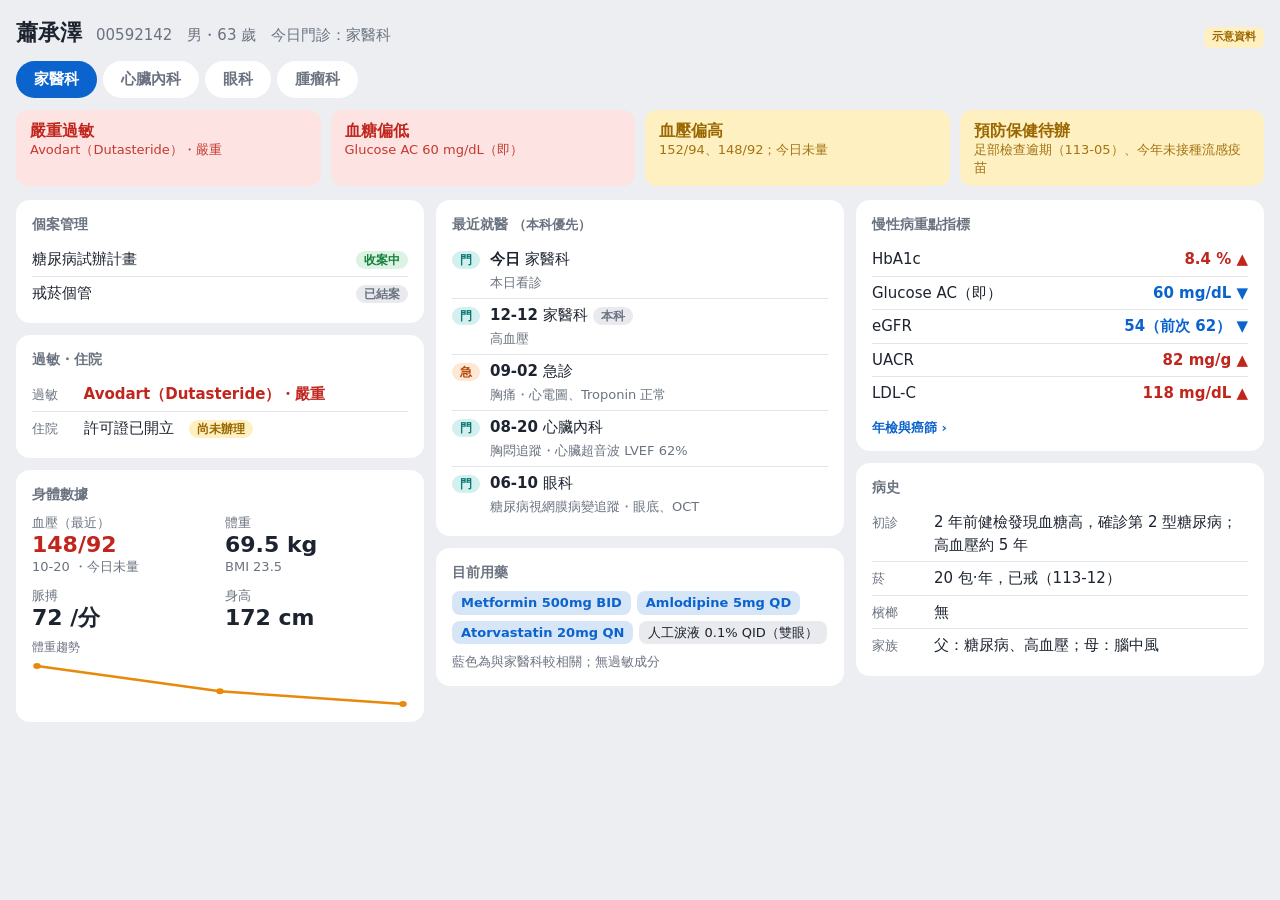
<file: patient-one-page/index.html>
<!doctype html>
<html lang="zh-Hant">
<head>
<meta charset="utf-8">
<meta name="viewport" content="width=device-width,initial-scale=1">
<title>Patient One Page 科別版</title>
<style>
:root{--bg:#eceef1;--card:#fff;--line:#e1e4e8;--ink:#1d2430;--mute:#6b7380;--pri:#0b63ce;
--crit:#c0261d;--crit-bg:#fde4e2;--warn:#9a6700;--warn-bg:#fff0c2;--ok:#17803d;--ok-bg:#dcf3e4;--gray:#e8eaee;
--mn:#0b7a75;--mn-bg:#d4f0ee;--er:#b54708;--er-bg:#fde8d3;--ip:#6538b8;--ip-bg:#e8defa}
@media (prefers-color-scheme:dark){:root{--bg:#14171c;--card:#1f242c;--line:#323945;--ink:#e8ebf0;--mute:#98a2b3;--pri:#6aa8ff;
--crit:#ff8a80;--crit-bg:#4a1d1a;--warn:#f5c451;--warn-bg:#443511;--ok:#6fd592;--ok-bg:#183a27;--gray:#2b313b;
--mn:#5fd4cc;--mn-bg:#143c3a;--er:#ffb069;--er-bg:#4a2e12;--ip:#b9a0f5;--ip-bg:#35285a}}
*{box-sizing:border-box}
body{margin:0;background:var(--bg);color:var(--ink);font:15px/1.5 "Noto Sans TC","PingFang TC","Microsoft JhengHei",system-ui,sans-serif}
.wrap{max-width:1320px;margin:0 auto;padding:16px}
header{display:flex;align-items:baseline;gap:14px;flex-wrap:wrap;margin-bottom:12px}
header h1{font-size:22px;margin:0}
header .m{color:var(--mute)}
header .sp{flex:1}
label{font-size:12px;color:var(--mute)}
.demo{font-size:11px;background:var(--warn-bg);color:var(--warn);padding:2px 8px;border-radius:6px;font-weight:600}

/* 今日重點 */
.alerts{display:grid;grid-template-columns:repeat(auto-fit,minmax(230px,1fr));gap:10px;margin-bottom:14px}
.al{border-radius:12px;padding:10px 14px;font-weight:700;font-size:16px;line-height:1.35}
.al small{display:block;font-weight:500;font-size:13px;opacity:.9}
.al.crit{background:var(--crit-bg);color:var(--crit)}
.al.warn{background:var(--warn-bg);color:var(--warn)}
.al.ok{background:var(--ok-bg);color:var(--ok)}

/* 卡片 */
.grid{display:grid;grid-template-columns:repeat(auto-fit,minmax(300px,1fr));gap:12px;align-items:start}
.col{display:flex;flex-direction:column;gap:12px}
.card{background:var(--card);border-radius:14px;padding:14px 16px}
.card h2{margin:0 0 8px;font-size:14px;color:var(--mute);font-weight:600}
.row{display:flex;gap:10px;align-items:baseline;padding:5px 0;border-top:1px solid var(--line)}
.row:first-of-type{border-top:0}
.row .k{color:var(--mute);width:3.2em;flex:none;font-size:13px}
.row .v{flex:1}
.big{font-size:26px;font-weight:700;line-height:1.1}
.big small{font-size:13px;color:var(--mute);font-weight:500}
.bad{color:var(--crit)}
.t{display:inline-block;padding:0 8px;border-radius:999px;font-size:12px;font-weight:700}
.t.mn{background:var(--mn-bg);color:var(--mn)} .t.er{background:var(--er-bg);color:var(--er)} .t.ip{background:var(--ip-bg);color:var(--ip)}
.t.ok{background:var(--ok-bg);color:var(--ok)} .t.gray{background:var(--gray);color:var(--mute)} .t.warn{background:var(--warn-bg);color:var(--warn)} .t.crit{background:var(--crit-bg);color:var(--crit)}
.mute{color:var(--mute);font-size:13px}
.stats{display:grid;grid-template-columns:1fr 1fr;gap:10px}
details{margin-top:8px}
summary{cursor:pointer;color:var(--pri);font-size:13px;font-weight:600;list-style:none}
summary::-webkit-details-marker{display:none}
summary::after{content:" ›"}
details[open] summary::after{content:" ˅"}
details .more{margin-top:6px;font-size:13px;color:var(--mute)}
.pills{display:flex;flex-wrap:wrap;gap:6px}
.pill{background:var(--gray);border-radius:8px;padding:2px 9px;font-size:13px}
.abn{display:flex;justify-content:space-between;gap:10px;padding:5px 0;border-top:1px solid var(--line)}
.abn:first-of-type{border-top:0}
.abn b.h{color:var(--crit)} .abn b.l{color:var(--pri)}
.tabs{display:flex;gap:6px;margin-bottom:12px;flex-wrap:wrap}
.tabs button{border:0;background:var(--card);color:var(--mute);padding:7px 18px;border-radius:999px;font:inherit;font-weight:700;cursor:pointer}
.tabs button.on{background:var(--pri);color:#fff}
.pill.rel{background:color-mix(in srgb,var(--pri) 16%,transparent);color:var(--pri);font-weight:600}
.cy{display:grid;grid-template-columns:2.6em 1fr auto;gap:2px 10px;padding:7px 0;border-top:1px solid var(--line)}
.cy:first-of-type{border-top:0}
.cy .c{font-weight:800;color:var(--pri)}
.cy .s{grid-column:2/4;font-size:13px;color:var(--mute)}
.cy.next{background:var(--warn-bg);border-radius:10px;padding:7px 8px;margin-bottom:4px}
.tn{display:grid;grid-template-columns:repeat(3,1fr);gap:8px;margin:6px 0}
.tn div{background:var(--gray);border-radius:10px;padding:6px 4px;text-align:center}
.tn b{display:block;font-size:22px;line-height:1.2}
.tn span{font-size:11px;color:var(--mute)}
.stg{display:flex;align-items:center;gap:10px;margin-bottom:4px}
.stg .st{font-size:24px;font-weight:800;color:var(--er)}
.sec{margin:8px 0 2px;font-size:12px;color:var(--mute)}
svg{display:block;width:100%;height:46px;margin-top:6px}
.chemo{outline:2px solid var(--er);outline-offset:-2px}
@media print{@page{size:A4 landscape;margin:8mm}body{background:#fff}details .more{display:block}.demo,label{display:none}}
</style>
</head>
<body>
<div class="wrap">
<header>
  <h1 id="nm"></h1><span class="m" id="meta"></span><span class="sp"></span>
  <span class="demo">示意資料</span>
</header>
<div class="tabs" id="tabs"></div>
<div class="alerts" id="alerts"></div>
<div class="grid">
  <div class="col">
    <section class="card"><h2>個案管理</h2><div id="cm"></div></section>
    <section class="card"><h2>過敏・住院</h2><div id="ax"></div></section>
    <section class="card" id="bodyCard"><h2 id="bodyT">身體數據</h2><div id="body"></div></section>
  </div>
  <div class="col">
    <section class="card" id="chemoCard" style="display:none"><h2>化療紀錄 <span class="mute">FOLFOX・術後輔助</span></h2><div id="chemo"></div></section>
    <section class="card"><h2>最近就醫 <span class="mute">（本科優先）</span></h2><div id="visits"></div></section>
    <section class="card"><h2>目前用藥</h2><div id="meds"></div></section>
  </div>
  <div class="col">
    <section class="card" id="tnmCard" style="display:none"><h2>腫瘤分期 <span class="mute">AJCC 8th</span></h2><div id="tnm"></div></section>
    <section class="card"><h2 id="repT">重點報告</h2><div id="reports"></div></section>
    <section class="card"><h2 id="hxT">病史</h2><div id="hx"></div></section>
  </div>
</div>
</div>
<script>
const P={name:"蕭承澤",chart:"00592142",sex:"男",age:63};
const ALLERGY="Avodart（Dutasteride）・嚴重";
const ADMIT={permit:true,date:"115-10-22",checkedIn:false};
const CM=[["糖尿病試辦計畫","收案中","ok"],["戒菸個管","已結案","gray"]];
const VISITS=[ // type, date, dept, dx, note
 ["急","115-09-02","急診","胸痛","心電圖、Troponin 正常"],
 ["門","115-08-20","心臟內科","胸悶追蹤","心臟超音波 LVEF 62%"],
 ["門","115-06-10","眼科","糖尿病視網膜病變追蹤","眼底、OCT"],
 ["住","115-03-02","一般外科","膽結石","腹腔鏡膽囊切除"],
 ["門","114-12-12","家醫科","高血壓",""],
 ["門","114-11-05","眼科","右眼白內障","超音波乳化＋人工水晶體"]];
const MEDS=[["Metformin 500mg BID","fam,onc"],["Amlodipine 5mg QD","fam,card"],["Atorvastatin 20mg QN","fam,card"],["人工淚液 0.1% QID（雙眼）","eye"]];
const wtN=[70.4,69.8,69.5], wtC=[70.4,69.6,68.1,66.2,64.9];

const DEPT={
fam:{name:"家醫科",dept:"家醫科",
 alerts:[["crit","嚴重過敏",ALLERGY],["crit","血糖偏低","Glucose AC 60 mg/dL（即）"],["warn","血壓偏高","152/94、148/92；今日未量"],["warn","預防保健待辦","足部檢查逾期（113-05）、今年未接種流感疫苗"]],
 tiles:[["血壓（最近）","148/92","10-20 ・今日未量",1],["體重","69.5 kg","BMI 23.5",0],["脈搏","72 /分","",0],["身高","172 cm","",0]],spark:["體重趨勢",wtN],
 rT:"慢性病重點指標",rep:[["HbA1c","8.4 %","h"],["Glucose AC（即）","60 mg/dL","l"],["eGFR","54（前次 62）","l"],["UACR","82 mg/g","h"],["LDL-C","118 mg/dL","h"]],
 more:[["糖尿病年檢","眼底 115-06 ✓｜足部 113-05 逾期｜尿蛋白 ✓"],["癌篩","大腸癌篩檢 114-03 ✓"]],mT:"年檢與癌篩",
 hxT:"病史",hx:{初診:"2 年前健檢發現血糖高，確診第 2 型糖尿病；高血壓約 5 年",菸:"20 包‧年，已戒（113-12）",檳榔:"無",家族:"父：糖尿病、高血壓；母：腦中風"}},
card:{name:"心臟內科",dept:"心臟內科",
 alerts:[["crit","嚴重過敏",ALLERGY],["warn","血壓未達標","152/94、148/92；今日未量"],["warn","近期急診胸痛","115-09-02，Troponin 正常"],["warn","LDL-C 118 mg/dL","合併糖尿病、高血壓，未使用抗血小板"]],
 tiles:[["血壓（最近）","148/92","10-20 ・今日未量",1],["脈搏","72 /分","",0],["LVEF","62 %","115-08-20",0],["eGFR","54","顯影劑腎病風險",1]],spark:null,
 rT:"心臟相關報告",rep:[["Troponin I","正常（09-02）",""],["LDL-C","118 mg/dL","h"],["eGFR","54（前次 62）","l"],["K","4.4 mmol/L",""]],
 more:[["心電圖 09-02","竇性心律 78，無 ST-T 變化"],["心臟超音波 08-20","LVEF 62%，輕度左心室肥厚"],["心導管 / 運動試驗","無紀錄"]],mT:"心電圖・超音波",
 hxT:"心血管風險",hx:{危險因子:"糖尿病、高血壓、高血脂、曾吸菸 20 包‧年（已戒）",抗血栓:"無使用",家族:"母腦中風；無早發冠心病"}},
eye:{name:"眼科",dept:"眼科",
 alerts:[["crit","嚴重過敏",ALLERGY],["warn","糖尿病視網膜病變","輕度非增殖期（NPDR），雙眼"],["warn","血糖控制不佳","HbA1c 8.4%（前次 7.9）"],["ok","右眼白內障術後","114-11-05，人工水晶體"]],
 tiles:[["視力 OD / OS","0.8 / 0.6","矯正，115-06-10",0],["眼壓 OD / OS","16 / 18","mmHg，正常",0],["黃斑厚度","268 / 281","μm，無水腫",0],["血糖 HbA1c","8.4 %","視網膜進展風險",1]],spark:null,
 rT:"眼科檢查",rep:[["眼底","輕度 NPDR，無出血","w"],["OCT","無黃斑水腫",""],["HbA1c","8.4 %","h"],["血壓","148/92","h"]],
 more:[["上次追蹤","115-06-10，建議 6 個月回診（約 115-12）"],["手術","114-11-05 右眼白內障超音波乳化術"]],mT:"追蹤與手術",
 hxT:"眼科病史",hx:{屈光:"近視 −3.0D",青光眼:"無；家族無青光眼",糖尿病:"病程約 2 年",散瞳:"前房深度正常，無窄隅"}},
onc:{name:"腫瘤科",dept:"腫瘤科",
 alerts:[["crit","嚴重過敏",ALLERGY],["crit","化療期間體重下降","7.8%（70.4 → 64.9 kg）"],["warn","ANC 1.4 ×10³/μL","低於常見施打門檻 1.5，評估是否延後"],["warn","已開住院證・未辦入院","預計 115-10-22"]],
 tiles:[["體重","64.9 kg","化療以來 −7.8%",1],["血壓（最近）","148/92","今日未量",0],["療程","C4 / FOLFOX","上次 115-10-01",0],["周邊神經","Grade 1","oxaliplatin",0]],spark:["體重趨勢（C1–C4）",wtC],
 rT:"化療前檢驗",rep:[["ANC","1.4 ×10³/μL","l"],["WBC","3.8 ×10³/μL","l"],["Hb","10.2 g/dL","l"],["PLT","128 ×10³/μL","l"],["CEA","4.8（前次 12.1）",""]],
 more:[["病理 115-05-12","乙狀結腸腺癌 pT3N1b（2/18），切緣陰性"],["手術 115-05-10","乙狀結腸切除，無併發症"],["肝腎","Cr 1.4 ↑；ALT 28"]],mT:"病理・手術",
 chemo:{next:["C5","115-10-22（明日）","ANC 1.4，待確認是否施打"],cycles:[
   ["C4","115-10-01","100%","ANC 2.1・體重 66.2 kg","周邊神經 G1；噁心 G1",""],
   ["C3","115-09-01","oxaliplatin 減量 85%","ANC 1.8・體重 67.5 kg","周邊神經 G1","減量"],
   ["C2","115-08-01","100%","ANC 2.4・體重 68.1 kg","口腔黏膜炎 G1","延後 3 天"],
   ["C1","115-07-01","100%","ANC 3.0・體重 69.6 kg","噁心 G1",""]]},
 tnm:{dx:"乙狀結腸腺癌，中度分化（G2）",stage:"Stage IIIB",
   p:["pT3","pN1b","M0"],pl:["侵犯漿膜下層","2/18 顆淋巴結陽性","無遠端轉移"],
   c:"cT3 N1 M0（115-04 CT）",note:"診斷 115-04-20｜MSS｜KRAS/NRAS/BRAF 野生型",img:"最近影像 115-09-15 CT：無復發或轉移"}, 
 hxT:"腫瘤病史",hx:{治療:"術後輔助 FOLFOX，已 4 週期",ECOG:"1",家族:"父：糖尿病；無腸癌家族史"}}
};
let cur="fam";
const $=s=>document.querySelector(s), t=(x,c)=>`<span class="t ${c}">${x}</span>`, tc={門:"mn",急:"er",住:"ip"};
const spark=a=>{const mn=Math.min(...a),mx=Math.max(...a),W=300,H=46,p=4;const q=a.map((v,i)=>[p+i*(W-2*p)/(a.length-1),H-p-(mx===mn?.5:(v-mn)/(mx-mn))*(H-2*p)]);return `<svg viewBox="0 0 ${W} ${H}" preserveAspectRatio="none"><polyline fill="none" stroke="#e8890c" stroke-width="2.5" points="${q.map(x=>x.join(",")).join(" ")}"/>${q.map(x=>`<circle cx="${x[0]}" cy="${x[1]}" r="3" fill="#e8890c"/>`).join("")}</svg>`};

function render(){
 const d=DEPT[cur];
 $("#nm").textContent=P.name;
 $("#meta").textContent=`${P.chart}　${P.sex}・${P.age} 歲　今日門診：${d.dept}`;
 $("#tabs").innerHTML=Object.entries(DEPT).map(([k,v])=>`<button data-k="${k}" class="${k===cur?"on":""}">${v.name}</button>`).join("");
 $("#tabs").querySelectorAll("button").forEach(b=>b.onclick=()=>{cur=b.dataset.k;render()});
 $("#alerts").innerHTML=d.alerts.map(a=>`<div class="al ${a[0]}">${a[1]}<small>${a[2]}</small></div>`).join("");
 $("#cm").innerHTML=CM.map(c=>`<div class="row"><span class="v">${c[0]}</span>${t(c[1],c[2])}</div>`).join("");
 $("#ax").innerHTML=`<div class="row"><span class="k">過敏</span><span class="v bad"><b>${ALLERGY}</b></span></div><div class="row"><span class="k">住院</span><span class="v">${ADMIT.permit?"許可證已開立　"+t(ADMIT.checkedIn?"已辦理":"尚未辦理","warn"):"未開立"}</span></div>`;
 $("#bodyT").textContent=cur==="eye"?"眼科數據":"身體數據";
 $("#body").innerHTML=`<div class="stats">${d.tiles.map(x=>`<div><div class="mute">${x[0]}</div><div class="big ${x[3]?"bad":""}" style="font-size:22px">${x[1]}</div><div class="mute">${x[2]}</div></div>`).join("")}</div>`+(d.spark?`<div class="sec">${d.spark[0]}</div>`+spark(d.spark[1]):"");
 $("#chemoCard").style.display=d.chemo?"":"none";
 if(d.chemo){const c=d.chemo;$("#chemo").innerHTML=`<div class="cy next"><span class="c">${c.next[0]}</span><b>${c.next[1]}</b><span class="t warn">預計</span><span class="s" style="color:var(--warn)">${c.next[2]}</span></div>`+c.cycles.map(x=>`<div class="cy"><span class="c">${x[0]}</span><span><b>${x[1].slice(4)}</b>　${x[2]}</span><span>${x[5]?`<span class="t warn">${x[5]}</span>`:""}</span><span class="s">${x[3]}　｜　${x[4]}</span></div>`).join("");}
 $("#tnmCard").style.display=d.tnm?"":"none";
 if(d.tnm){const n=d.tnm;$("#tnm").innerHTML=`<div class="stg"><span class="st">${n.stage}</span><span>${n.dx}</span></div><div class="tn">${n.p.map((x,i)=>`<div><b>${x}</b><span>${n.pl[i]}</span></div>`).join("")}</div><div class="mute">臨床分期：${n.c}</div><div class="mute">${n.note}</div><div class="mute">${n.img}</div>`;}
 $("#bodyCard").classList.toggle("chemo",cur==="onc");
 const today=["門","今日",d.dept,"本日看診",""];
 const own=VISITS.filter(v=>v[2]===d.dept), rest=VISITS.filter(v=>v[2]!==d.dept);
 const list=[today,...own,...rest].slice(0,5);
 $("#visits").innerHTML=list.map(v=>`<div class="row"><span>${t(v[0],tc[v[0]])}</span><span class="v"><b>${v[1].slice(v[1]==="今日"?0:4)}</b> ${v[2]}${v[2]===d.dept&&v[1]!=="今日"?" "+t("本科","gray"):""}<br><span class="mute">${v[3]}${v[4]?"・"+v[4]:""}</span></span></div>`).join("");
 const key={fam:"fam",card:"card",eye:"eye",onc:"onc"}[cur];
 $("#meds").innerHTML=`<div class="pills">${MEDS.map(m=>`<span class="pill ${m[1].includes(key)?"rel":""}">${m[0]}</span>`).join("")}</div><div class="mute" style="margin-top:8px">藍色為與${d.name}較相關；無過敏成分</div>`;
 $("#repT").textContent=d.rT;
 $("#reports").innerHTML=d.rep.map(a=>`<div class="abn"><span>${a[0]}</span><b class="${a[2]==="h"?"h":a[2]==="l"?"l":""}" ${a[2]==="w"?'style="color:var(--warn)"':""}>${a[1]}${a[2]==="h"?" ▲":a[2]==="l"?" ▼":""}</b></div>`).join("")+`<details><summary>${d.mT}</summary><div class="more">${d.more.map(o=>`<div class="abn"><span>${o[0]}</span><span>${o[1]}</span></div>`).join("")}</div></details>`;
 $("#hxT").textContent=d.hxT;
 $("#hx").innerHTML=Object.entries(d.hx).map(([k,v])=>`<div class="row"><span class="k" style="width:4em">${k}</span><span class="v">${v}</span></div>`).join("");
}
render();
</script>
</body>
</html>
</file>
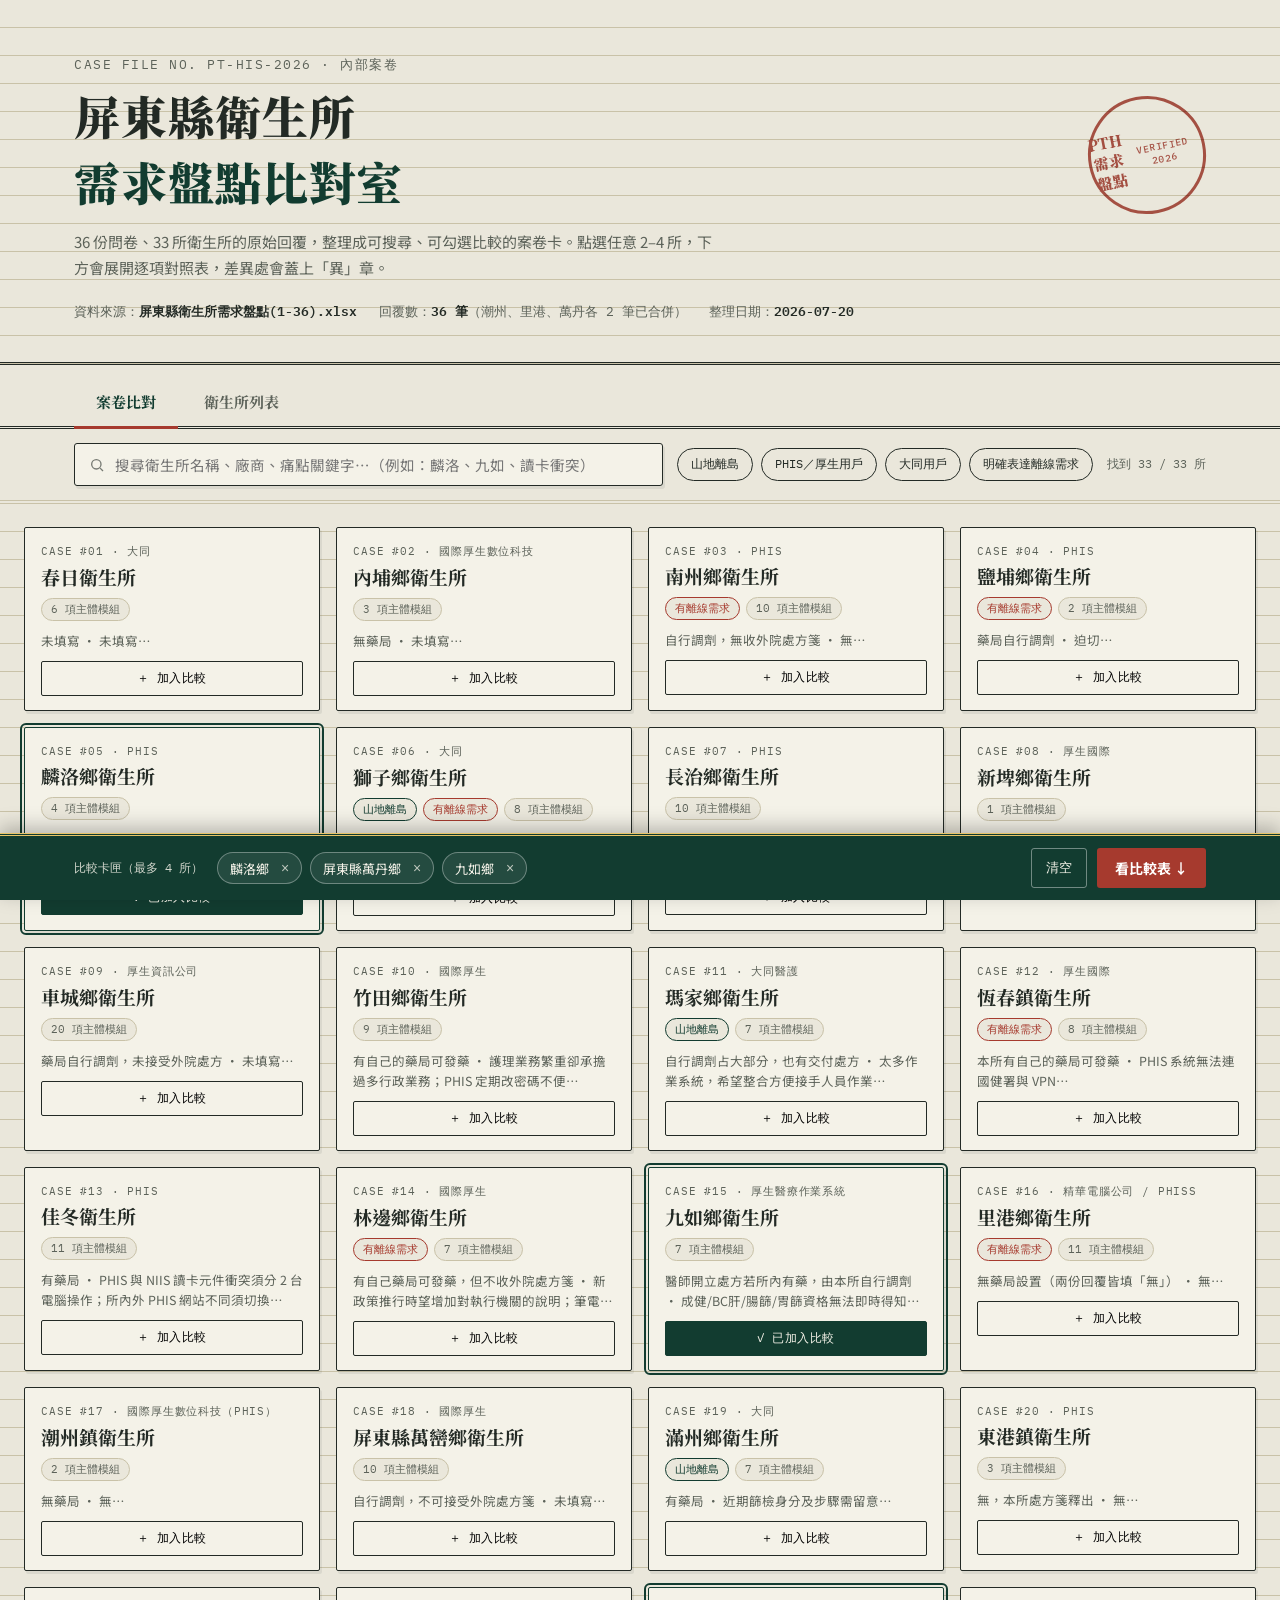
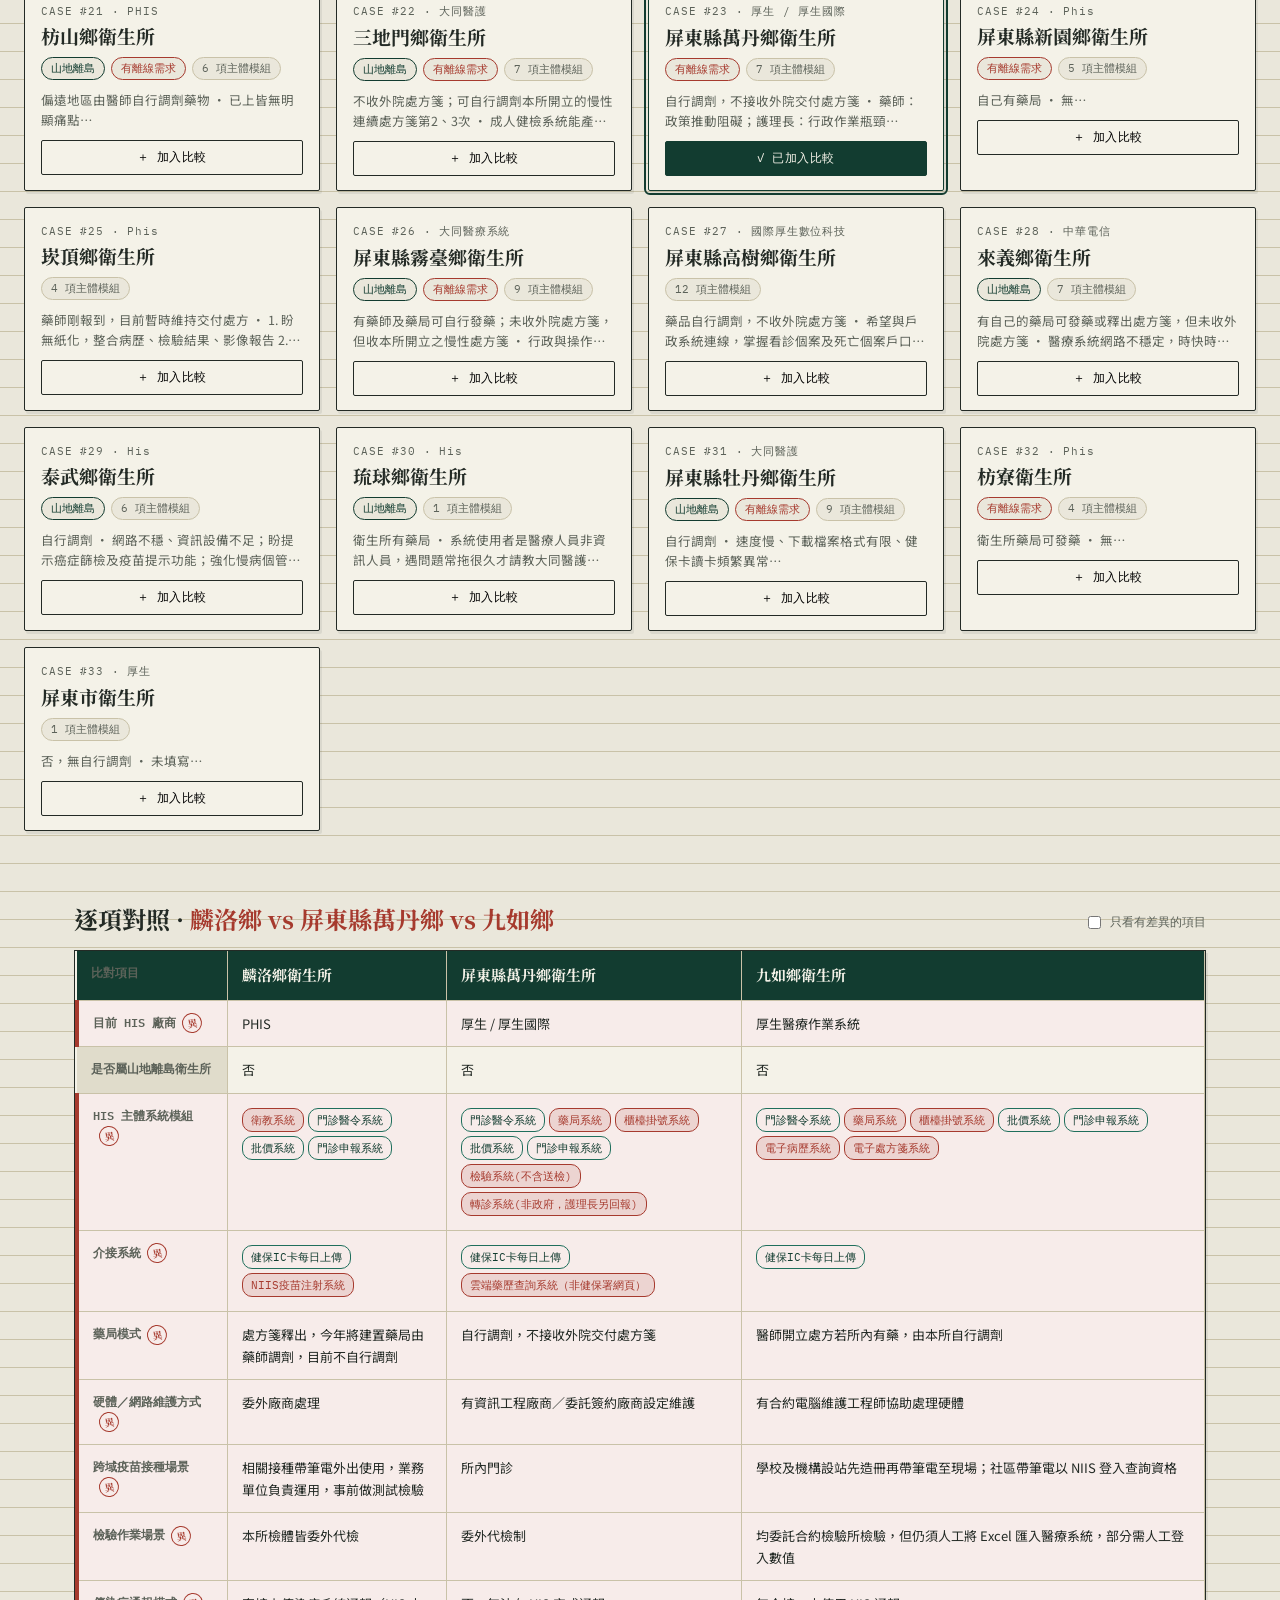
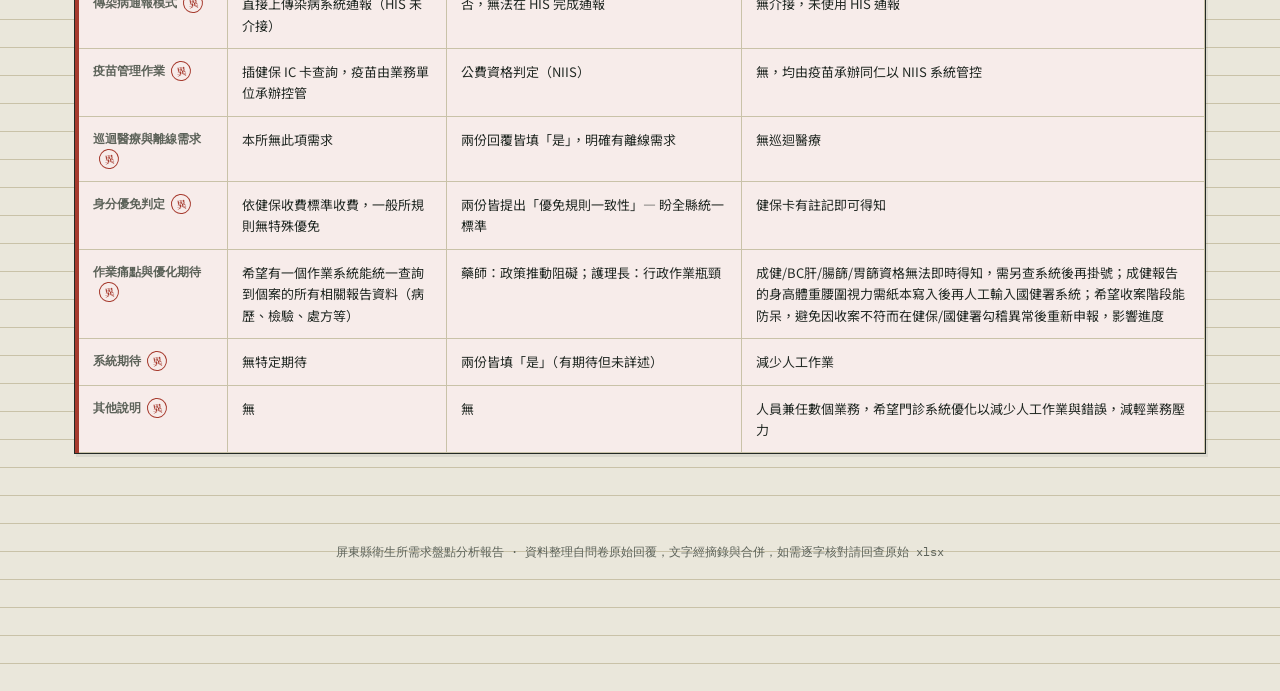
<file: pt-health-demands/index.html>
<!DOCTYPE html>
<html lang="zh-Hant">
<head>
<meta charset="UTF-8">
<meta name="viewport" content="width=device-width, initial-scale=1.0">
<title>屏東縣衛生所需求盤點・案卷比對室</title>
<link rel="preconnect" href="https://fonts.googleapis.com">
<link href="https://fonts.googleapis.com/css2?family=Noto+Serif+TC:wght@500;700;900&family=Noto+Sans+TC:wght@400;500;700&family=IBM+Plex+Mono:wght@400;500;600&display=swap" rel="stylesheet">
<style>
:root{
  --paper:#eae7db;
  --paper-deep:#e0dccb;
  --line:#c9c2a8;
  --ink:#232a25;
  --ink-soft:#5c6259;
  --seal:#a63a2e;
  --seal-soft:#a63a2e22;
  --health:#1f6f5c;
  --health-deep:#123c30;
  --highlight:#e8c468;
  --card-bg:#f4f2e8;
  --shadow: 2px 3px 0 rgba(35,42,37,0.08);
}
*{box-sizing:border-box;}
html{scroll-behavior:smooth;}
body{
  margin:0;
  background:var(--paper);
  background-image:
    repeating-linear-gradient(0deg, transparent, transparent 27px, var(--line) 27px, var(--line) 28px);
  color:var(--ink);
  font-family:'Noto Sans TC', sans-serif;
  padding-bottom:120px;
}
.wrap{max-width:1180px; margin:0 auto; padding:0 24px;}

/* ---------- Header / dossier cover ---------- */
header.dossier{
  position:relative;
  padding:56px 24px 40px;
  border-bottom:3px double var(--ink);
  margin-bottom:8px;
}
header.dossier .wrap{position:relative;}
.eyebrow{
  font-family:'IBM Plex Mono', monospace;
  font-size:12.5px;
  letter-spacing:.12em;
  color:var(--ink-soft);
  text-transform:uppercase;
}
h1{
  font-family:'Noto Serif TC', serif;
  font-weight:900;
  font-size:clamp(28px,4vw,46px);
  margin:8px 0 6px;
  letter-spacing:.02em;
}
h1 .accent{color:var(--health-deep);}
.subtitle{
  font-size:15px;
  color:var(--ink-soft);
  max-width:640px;
  line-height:1.7;
}
.stamp{
  position:absolute;
  top:40px; right:24px;
  width:118px; height:118px;
  border:3px solid var(--seal);
  border-radius:50%;
  color:var(--seal);
  display:flex; align-items:center; justify-content:center;
  text-align:center;
  transform:rotate(-11deg);
  font-family:'Noto Serif TC',serif;
  font-weight:900;
  font-size:15px;
  line-height:1.35;
  opacity:.85;
  mix-blend-mode:multiply;
  pointer-events:none;
}
.stamp small{display:block; font-family:'IBM Plex Mono',monospace; font-weight:500; font-size:9.5px; letter-spacing:.06em; margin-top:2px;}
@media (max-width:640px){.stamp{display:none;}}

.meta-strip{
  display:flex; gap:22px; flex-wrap:wrap; margin-top:20px;
  font-family:'IBM Plex Mono', monospace; font-size:12.5px; color:var(--ink-soft);
}
.meta-strip b{color:var(--ink); font-weight:600;}

/* ---------- Toolbar ---------- */
.toolbar{
  position:sticky; top:0; z-index:30;
  background:var(--paper);
  border-bottom:1px solid var(--line);
  padding:14px 24px;
  backdrop-filter:blur(2px);
}
.toolbar .wrap{display:flex; gap:14px; flex-wrap:wrap; align-items:center;}
.search-slip{
  flex:1 1 260px;
  display:flex; align-items:center; gap:8px;
  background:var(--card-bg);
  border:1px solid var(--ink);
  border-radius:3px;
  padding:9px 14px;
  box-shadow:var(--shadow);
}
.search-slip svg{flex:none; opacity:.6;}
.search-slip input{
  flex:1; border:none; background:none; outline:none;
  font-family:'Noto Sans TC',sans-serif; font-size:14.5px; color:var(--ink);
}
.chip-row{display:flex; gap:8px; flex-wrap:wrap;}
.chip{
  font-family:'IBM Plex Mono', monospace;
  font-size:12px;
  padding:7px 13px;
  border:1px solid var(--ink);
  border-radius:20px;
  background:transparent;
  color:var(--ink);
  cursor:pointer;
  transition:.15s;
  white-space:nowrap;
}
.chip:hover{background:var(--paper-deep);}
.chip.active{background:var(--health-deep); border-color:var(--health-deep); color:#f4f2e8;}
.result-count{font-family:'IBM Plex Mono',monospace; font-size:12px; color:var(--ink-soft); white-space:nowrap;}

/* ---------- Cards grid ---------- */
.grid{
  display:grid;
  grid-template-columns:repeat(auto-fill,minmax(258px,1fr));
  gap:16px;
  padding:26px 24px;
}
.card{
  background:var(--card-bg);
  border:1px solid var(--ink);
  border-radius:2px;
  box-shadow:var(--shadow);
  padding:16px 16px 14px;
  position:relative;
  transition:.15s transform;
  cursor:pointer;
}
.card:hover{transform:translateY(-2px);}
.card.selected{
  border-color:var(--health-deep);
  outline:2px solid var(--health-deep);
  outline-offset:2px;
}
.card .idno{
  font-family:'IBM Plex Mono',monospace; font-size:10.5px; color:var(--ink-soft);
  letter-spacing:.08em;
}
.card h3{
  font-family:'Noto Serif TC',serif; font-weight:700; font-size:19px;
  margin:4px 0 8px;
}
.badge-row{display:flex; gap:6px; flex-wrap:wrap; margin-bottom:10px;}
.badge{
  font-size:11px; padding:3px 9px; border-radius:12px;
  font-family:'IBM Plex Mono',monospace;
  border:1px solid var(--line);
  color:var(--ink-soft);
  background:var(--paper);
}
.badge.mtn{border-color:var(--health-deep); color:var(--health-deep);}
.badge.off{border-color:var(--seal); color:var(--seal);}
.card p.snippet{
  font-size:12.5px; color:var(--ink-soft); line-height:1.6;
  margin:0 0 10px;
  display:-webkit-box; -webkit-line-clamp:2; -webkit-box-orient:vertical; overflow:hidden;
}
.add-btn{
  width:100%;
  font-family:'IBM Plex Mono',monospace; font-size:12px; letter-spacing:.04em;
  padding:8px 0;
  border:1px solid var(--ink);
  background:transparent;
  cursor:pointer;
  border-radius:2px;
}
.card.selected .add-btn{background:var(--health-deep); color:#f4f2e8; border-color:var(--health-deep);}

/* ---------- Compare tray ---------- */
.tray{
  position:fixed; left:0; right:0; bottom:0; z-index:40;
  background:var(--health-deep);
  color:#f4f2e8;
  border-top:3px double var(--highlight);
  box-shadow:0 -6px 18px rgba(0,0,0,.25);
}
.tray .wrap{display:flex; align-items:center; gap:14px; padding:12px 24px; flex-wrap:wrap;}
.tray-label{font-family:'IBM Plex Mono',monospace; font-size:12px; opacity:.85; white-space:nowrap;}
.tray-chips{display:flex; gap:8px; flex-wrap:wrap; flex:1;}
.tray-chip{
  display:flex; align-items:center; gap:6px;
  background:#ffffff14; border:1px solid #ffffff55; border-radius:16px;
  padding:5px 6px 5px 12px; font-size:13px;
}
.tray-chip button{
  background:none; border:none; color:#f4f2e8; cursor:pointer; font-size:14px;
  width:20px; height:20px; border-radius:50%; opacity:.75;
}
.tray-chip button:hover{background:#ffffff30; opacity:1;}
.tray-actions{display:flex; gap:10px;}
.btn-primary{
  background:var(--seal); color:#fff; border:none; border-radius:3px;
  padding:10px 18px; font-family:'Noto Sans TC',sans-serif; font-weight:700; font-size:14px;
  cursor:pointer;
}
.btn-ghost{
  background:none; border:1px solid #ffffff66; color:#f4f2e8; border-radius:3px;
  padding:10px 14px; font-size:13px; cursor:pointer;
}
.tray.empty .tray-actions .btn-primary{opacity:.4; pointer-events:none;}

/* ---------- Comparison ledger ---------- */
#compare-section{padding:10px 24px 60px;}
.ledger-head{
  display:flex; align-items:baseline; justify-content:space-between; flex-wrap:wrap; gap:10px;
  margin:34px 0 14px;
}
.ledger-head h2{
  font-family:'Noto Serif TC',serif; font-size:24px; margin:0;
}
.ledger-head h2 .n{color:var(--seal);}
.toggle-diff{
  font-family:'IBM Plex Mono',monospace; font-size:12px;
  display:flex; align-items:center; gap:6px; cursor:pointer; color:var(--ink-soft);
}
.ledger-wrap{
  overflow-x:auto;
  border:1px solid var(--ink);
  background:var(--card-bg);
  box-shadow:var(--shadow);
}
table.ledger{border-collapse:collapse; width:100%; min-width:640px;}
table.ledger th, table.ledger td{
  border-bottom:1px solid var(--line);
  border-right:1px solid var(--line);
  padding:12px 14px;
  vertical-align:top;
  font-size:13px;
  line-height:1.65;
}
table.ledger th{text-align:left;}
table.ledger th.rowlabel{
  width:150px; min-width:150px;
  background:var(--paper-deep);
  font-family:'IBM Plex Mono',monospace; font-size:12px; font-weight:600;
  color:var(--ink-soft);
  position:sticky; left:0;
}
table.ledger thead th{
  background:var(--health-deep); color:#f4f2e8;
  font-family:'Noto Serif TC',serif; font-size:15px; font-weight:700;
  position:sticky; top:0; z-index:5;
}
table.ledger thead th.rowlabel{background:var(--health-deep);}
table.ledger tr.diff td, table.ledger tr.diff th.rowlabel{background:#f7ecea;}
table.ledger tr.diff th.rowlabel{border-left:4px solid var(--seal);}
table.ledger tr.diff th.rowlabel::after{
  content:'異'; font-family:'Noto Serif TC',serif; color:var(--seal);
  border:1.5px solid var(--seal); border-radius:50%;
  width:18px; height:18px; display:inline-flex; align-items:center; justify-content:center;
  font-size:10px; margin-left:6px; transform:rotate(-8deg);
}
.pill{
  display:inline-block; font-size:11px; padding:2px 8px; border-radius:10px;
  border:1px solid var(--line); color:var(--ink-soft); margin:2px 4px 2px 0;
  font-family:'IBM Plex Mono',monospace;
}
.pill.uniq{border-color:var(--seal); color:var(--seal); background:var(--seal-soft);}
.pill.common{border-color:var(--health); color:var(--health-deep);}
.empty-hint{
  padding:40px 24px; text-align:center; color:var(--ink-soft); font-size:14px;
  border:1px dashed var(--line); background:var(--card-bg);
}
mark{background:var(--highlight); padding:0 2px; border-radius:2px;}

/* ---------- Tabs ---------- */
.tabs{
  border-bottom:3px double var(--ink);
  background:var(--paper);
}
.tabs .wrap{display:flex; gap:4px; padding-top:6px;}
.tab-btn{
  font-family:'Noto Serif TC',serif; font-weight:700; font-size:15px;
  padding:12px 22px 14px;
  background:none; border:none; cursor:pointer;
  color:var(--ink-soft);
  border-bottom:3px solid transparent;
  margin-bottom:-3px;
  transition:.15s;
}
.tab-btn:hover{color:var(--ink);}
.tab-btn.active{color:var(--health-deep); border-bottom-color:var(--seal);}
.view{display:none;}
.view.active{display:block;}

/* ---------- List view ---------- */
.list-toolbar{padding:18px 24px 0;}
.list-body{
  display:grid;
  grid-template-columns:300px 1fr;
  gap:0;
  padding:18px 24px 60px;
  align-items:start;
}
@media (max-width:800px){.list-body{grid-template-columns:1fr;}}
.station-list{
  border:1px solid var(--ink);
  background:var(--card-bg);
  box-shadow:var(--shadow);
  max-height:70vh;
  overflow-y:auto;
}
.station-list-item{
  display:flex; justify-content:space-between; align-items:center; gap:8px;
  padding:12px 16px;
  border-bottom:1px solid var(--line);
  cursor:pointer;
  font-size:14px;
}
.station-list-item:last-child{border-bottom:none;}
.station-list-item:hover{background:var(--paper-deep);}
.station-list-item.active{background:var(--health-deep); color:#f4f2e8;}
.station-list-item .idno{font-family:'IBM Plex Mono',monospace; font-size:10.5px; opacity:.65;}
.detail-panel{
  border:1px solid var(--ink);
  border-left:none;
  background:var(--card-bg);
  box-shadow:var(--shadow);
  padding:26px 28px 32px;
  min-height:70vh;
}
@media (max-width:800px){.detail-panel{border-left:1px solid var(--ink); margin-top:14px;}}
.detail-panel h2{
  font-family:'Noto Serif TC',serif; font-size:24px; margin:0 0 4px;
}
.detail-vendor{font-family:'IBM Plex Mono',monospace; font-size:12.5px; color:var(--ink-soft); margin-bottom:14px;}
.detail-field{
  border-top:1px solid var(--line);
  padding:13px 0;
}
.detail-field .lbl{
  font-family:'IBM Plex Mono',monospace; font-size:11.5px; letter-spacing:.04em;
  color:var(--health-deep); text-transform:uppercase; margin-bottom:5px; font-weight:600;
}
.detail-field .val{font-size:14px; line-height:1.75;}

footer{
  text-align:center; padding:30px 24px 10px; font-size:12px; color:var(--ink-soft);
  font-family:'IBM Plex Mono',monospace;
}
</style>
</head>
<body>

<header class="dossier">
  <div class="wrap">
    <div class="eyebrow">CASE FILE No. PT-HIS-2026 · 內部案卷</div>
    <h1>屏東縣衛生所<br><span class="accent">需求盤點比對室</span></h1>
    <p class="subtitle">36 份問卷、33 所衛生所的原始回覆，整理成可搜尋、可勾選比較的案卷卡。點選任意 2–4 所，下方會展開逐項對照表，差異處會蓋上「異」章。</p>
    <div class="meta-strip">
      <span>資料來源：<b>屏東縣衛生所需求盤點(1-36).xlsx</b></span>
      <span>回覆數：<b>36 筆</b>（潮州、里港、萬丹各 2 筆已合併）</span>
      <span>整理日期：<b>2026-07-20</b></span>
    </div>
    <div class="stamp">PTH<br>需求<br>盤點<small>VERIFIED 2026</small></div>
  </div>
</header>

<div class="tabs">
  <div class="wrap">
    <button class="tab-btn active" data-tab="compare">案卷比對</button>
    <button class="tab-btn" data-tab="list">衛生所列表</button>
  </div>
</div>

<div id="view-compare" class="view active">
  <div class="toolbar">
    <div class="wrap">
      <div class="search-slip">
        <svg width="16" height="16" viewBox="0 0 24 24" fill="none" stroke="currentColor" stroke-width="2"><circle cx="11" cy="11" r="7"/><line x1="21" y1="21" x2="16.65" y2="16.65"/></svg>
        <input id="search" placeholder="搜尋衛生所名稱、廠商、痛點關鍵字…（例如：麟洛、九如、讀卡衝突）">
      </div>
      <div class="chip-row" id="chips"></div>
      <div class="result-count" id="resultCount"></div>
    </div>
  </div>

  <div class="grid" id="grid"></div>

  <div id="compare-section" class="wrap"></div>

  <div class="tray empty" id="tray">
    <div class="wrap">
      <span class="tray-label">比較卡匣（最多 4 所）</span>
      <div class="tray-chips" id="trayChips"></div>
      <div class="tray-actions">
        <button class="btn-ghost" id="clearBtn">清空</button>
        <button class="btn-primary" id="goCompareBtn">看比較表 ↓</button>
      </div>
    </div>
  </div>
</div>

<div id="view-list" class="view">
  <div class="list-toolbar wrap">
    <div class="search-slip">
      <svg width="16" height="16" viewBox="0 0 24 24" fill="none" stroke="currentColor" stroke-width="2"><circle cx="11" cy="11" r="7"/><line x1="21" y1="21" x2="16.65" y2="16.65"/></svg>
      <input id="listSearch" placeholder="搜尋衛生所名稱、廠商、關鍵字…（例如：麟洛、讀卡衝突、離線）">
    </div>
  </div>
  <div class="list-body wrap">
    <div class="station-list" id="stationList"></div>
    <div class="detail-panel" id="detailPanel"></div>
  </div>
</div>

<footer>屏東縣衛生所需求盤點分析報告 · 資料整理自問卷原始回覆，文字經摘錄與合併，如需逐字核對請回查原始 xlsx</footer>

<script>
/* ============ 資料 ============ */
const STATIONS = [
{id:1,name:"春日衛生所",vendor:"大同",mtn:false,offline:false,
 his:["門診醫令系統","藥局系統","批價系統","櫃檯掛號系統","門診申報系統","病歷系統"],
 integ:["健保IC卡每日上傳"],
 pharm:"未填寫",hw:"未填寫",vac:"未填寫",lab:"未填寫",inf:"未填寫",vacMgmt:"未填寫",
 offlineText:"未填寫",exempt:"未填寫",pain:"未填寫",expect:"未填寫",other:"未填寫"},

{id:2,name:"內埔鄉衛生所",vendor:"國際厚生數位科技",mtn:false,offline:false,
 his:["門診醫令系統","批價系統","門診申報系統"],
 integ:["健保IC卡每日上傳","雲端藥歷查詢系統（非健保署網頁）"],
 pharm:"無藥局",hw:"委託精華維修工作室",vac:"院外使用筆電至當地 Wi-Fi 連線",
 lab:"檢驗委外辦理",inf:"無法在 HIS 完成通報",vacMgmt:"施打庫存連動",
 offlineText:"無使用",exempt:"以健保卡查詢判定",pain:"未填寫",expect:"未填寫",other:"未填寫"},

{id:3,name:"南州鄉衛生所",vendor:"PHIS",mtn:false,offline:true,
 his:["門診醫令系統","藥局系統","批價系統","門診申報系統","檢驗系統(不含送檢)","病歷系統","個案管理系統","電子病歷系統","電子處方箋系統","轉診系統(非政府)"],
 integ:["健保IC卡每日上傳","檢驗檢查報告24hr上傳","雲端藥歷查詢系統（非健保署網頁）","藥包機介接","檢驗報告介接"],
 pharm:"自行調劑，無收外院處方箋",hw:"未填寫",vac:"跨區接種（學校、社區、機構）",
 lab:"委外代檢，僅血糖值自行檢驗",inf:"使用法傳系統",vacMgmt:"以上皆有需求",
 offlineText:"社區接種需要離線掛號需求",exempt:"無",pain:"無",expect:"建議新增預約回診功能",other:"無"},

{id:4,name:"鹽埔鄉衛生所",vendor:"PHIS",mtn:false,offline:true,
 his:["藥局系統","門診醫令系統"],
 integ:["健保IC卡每日上傳","NIIS疫苗注射系統"],
 pharm:"藥局自行調劑",hw:"聯絡簽約維護廠商",vac:"跨域場景全部都有",
 lab:"委外代檢",inf:"無法在 HIS 通報",vacMgmt:"都需要疫苗管理功能",
 offlineText:"本所無此需求",exempt:"迫切需要優免判定",pain:"迫切",expect:"迫切",other:"無"},

{id:5,name:"麟洛鄉衛生所",vendor:"PHIS",mtn:false,offline:false,
 his:["衛教系統","門診醫令系統","批價系統","門診申報系統"],
 integ:["健保IC卡每日上傳","NIIS疫苗注射系統"],
 pharm:"處方箋釋出，今年將建置藥局由藥師調劑，目前不自行調劑",
 hw:"委外廠商處理",vac:"相關接種帶筆電外出使用，業務單位負責運用，事前做測試檢驗",
 lab:"本所檢體皆委外代檢",inf:"直接上傳染病系統通報（HIS 未介接）",
 vacMgmt:"插健保 IC 卡查詢，疫苗由業務單位承辦控管",
 offlineText:"本所無此項需求",exempt:"依健保收費標準收費，一般所規則無特殊優免",
 pain:"希望有一個作業系統能統一查詢到個案的所有相關報告資料（病歷、檢驗、處方等）",
 expect:"無特定期待", other:"無"},

{id:6,name:"獅子鄉衛生所",vendor:"大同",mtn:true,offline:true,
 his:["門診醫令系統","藥局系統","網路掛號系統","櫃檯掛號系統","批價系統","門診申報系統","病歷系統","檢驗系統(不含送檢)"],
 integ:["健保IC卡每日上傳","檢驗檢查報告24hr上傳"],
 pharm:"自行調劑",hw:"由總務回覆處理",vac:"由疫苗承辦人員負責",
 lab:"委外代檢",inf:"獨立通報系統",vacMgmt:"由疫苗承辦人員回覆",
 offlineText:"是的，很需要離線功能",exempt:"皆有病歷建檔資料維護作身分判別",
 pain:"醫療系統網路服務太慢，找不到窗口負責，整個作業一直無法順利完成",
 expect:"是",other:"未填寫"},

{id:7,name:"長治鄉衛生所",vendor:"PHIS",mtn:false,offline:false,
 his:["門診醫令系統","批價系統","網路掛號系統","門診申報系統","檢驗系統(不含送檢)","病歷系統","電子病歷系統","轉診系統(非政府)","電子處方箋系統","個案管理系統"],
 integ:["健保IC卡每日上傳","檢驗檢查報告24hr上傳","NIIS疫苗注射系統","雲端藥歷查詢系統（非健保署網頁）","看診進度查詢","檢驗報告介接","衛福部國健署通報介接","衛福部健保署通報介接","衛福部疾管署通報介接"],
 pharm:"交付處方簽",hw:"由精華電腦工程師陳慶智處理",
 vac:"學校接種大部分外包給醫院；社區/機構接種攜帶筆電連線；所內常規施打與 NIS 系統一致，3 月起僅掛 NIS 系統即可",
 lab:"自行採檢、委外送驗，由局端企畫科對外招標",
 inf:"無法直接於 HIS 通報，需用獨立傳染病通報網站系統，帳號需申請",
 vacMgmt:"疫苗承辦人透過 NIS 預注系統管理種類、支數、批號、結存",
 offlineText:"本所無離線需求",
 exempt:"無收掛號費；低收/榮民(眷) 健保卡自動帶出部分負擔 0 元，一般身分收 50 元",
 pain:"1. 讀卡成功才能跳下一步，掛號流程慢 2. 健保申報需跑 5-1-1→5-1-4→5-1-19→再跑 5-5-1，流程繁瑣 3. 希望有單純檢驗的申報檔可核對",
 expect:"可以簡化流程",other:"無"},

{id:8,name:"新埤鄉衛生所",vendor:"厚生國際",mtn:false,offline:false,
 his:["櫃檯掛號系統"],
 integ:["健保IC卡每日上傳","檢驗檢查報告24hr上傳","NIIS疫苗注射系統"],
 pharm:"無藥局設置",hw:"由電腦資訊廠商協助",vac:"無特殊需求",
 lab:"僅委外代檢",inf:"可獨立通報",vacMgmt:"核對 NIIS 系統，按衛生局規範執行",
 offlineText:"目前無巡迴醫療",
 exempt:"免收掛號費，僅收部分負擔 50 元；低收/榮民(遺眷)/重大傷病免部分負擔",
 pain:"目前無",expect:"無",other:"無"},

{id:9,name:"車城鄉衛生所",vendor:"厚生資訊公司",mtn:false,offline:false,
 his:["門診醫令系統","藥局系統","復健管理系統","營養管理系統","護理站管理系統","衛教系統","網路掛號系統","櫃檯掛號系統","批價系統","門診申報系統","檢查室管理系統","檢驗系統(不含送檢)","病理切片系統","病歷系統","個案管理系統","電子病歷系統","電子處方箋系統","轉診系統(非政府)","傳染病通報系統(非政府)","死亡通報系統(非政府)"],
 integ:["健保IC卡每日上傳","檢驗檢查報告24hr上傳","NIIS疫苗注射系統","雲端藥歷查詢系統（非健保署網頁）","語音掛號","自動掛號機","藥包機介接","看診進度查詢","檢驗報告介接","影像報告介接","電子病歷影像系統介接","簡訊平台介接","衛福部疾管署通報介接","衛福部健保署通報介接","衛福部國健署通報介接"],
 pharm:"藥局自行調劑，未接受外院處方",hw:"找當地廠商處理",
 vac:"未填寫",lab:"未填寫",inf:"未填寫",vacMgmt:"未填寫",
 offlineText:"未填寫",exempt:"未填寫",pain:"未填寫",expect:"未填寫",
 other:"全屏東系統模組覆蓋率最高的衛生所，可作為進階功能參考範本"},

{id:10,name:"竹田鄉衛生所",vendor:"國際厚生",mtn:false,offline:false,
 his:["門診醫令系統","藥局系統","衛教系統","櫃檯掛號系統","批價系統","門診申報系統","病歷系統","電子病歷系統","電子處方箋系統"],
 integ:["健保IC卡每日上傳","NIIS疫苗注射系統","檢驗報告介接"],
 pharm:"有自己的藥局可發藥",hw:"精華電腦陳慶智／中華電信技成科技負責防火牆",
 vac:"學校每年10-11月固定施打；社區機構亦於此期間；所內門診與 NIIS 一致；局端每週查庫存",
 lab:"委外優品/立人醫事檢驗所；X光巡檢異常個案轉診；每年社區整合篩檢",
 inf:"以疾管署傳染病通報系統為主",
 vacMgmt:"公費判定依疾管科規定；先進先出；每週重跑庫存查詢；效期日確認報廢量",
 offlineText:"未知",
 exempt:"優免一致；PHIS 多數能自動識別",
 pain:"護理業務繁重卻承擔過多行政業務；PHIS 定期改密碼不便",
 expect:"若能有相關數據參酌，業務推動較便利",
 other:"太多照護系統都要 key 資料，整合可省人力"},

{id:11,name:"瑪家鄉衛生所",vendor:"大同醫護",mtn:true,offline:false,
 his:["門診醫令系統","藥局系統","網路掛號系統","櫃檯掛號系統","批價系統","門診申報系統","病歷系統"],
 integ:["健保IC卡每日上傳","檢驗檢查報告24hr上傳"],
 pharm:"自行調劑占大部分，也有交付處方",hw:"廠商定期維護",
 vac:"到外點施打疫苗以網卡攜帶筆電連線輸入資料",
 lab:"皆委外給合約檢驗所",inf:"無法在 HIS 完成通報",
 vacMgmt:"皆使用 NIIS 系統管理疫苗及個案登打",
 offlineText:"巡迴醫療點皆有網路，僅使用線上版，無離線版",
 exempt:"山地離島皆免掛號費及部分負擔",
 pain:"太多作業系統，希望整合方便接手人員作業",
 expect:"醫療系統與健保 VPN 資料傳輸整合（如個案照護）",
 other:"太多照護系統要逐一 key 資料，整合最能省時間"},

{id:12,name:"恆春鎮衛生所",vendor:"厚生國際",mtn:false,offline:true,
 his:["門診醫令系統","藥局系統","櫃檯掛號系統","批價系統","門診申報系統","檢驗系統(不含送檢)","病理切片系統","電子病歷系統"],
 integ:["健保IC卡每日上傳","檢驗檢查報告24hr上傳","藥包機介接","看診進度查詢","檢驗報告介接"],
 pharm:"本所有自己的藥局可發藥",hw:"固定工程師協助",
 vac:"未詳述（勾選題）",lab:"未詳述（勾選題）",inf:"無法直接與系統完成通報",
 vacMgmt:"未詳述（勾選題）",offlineText:"有社區掛號離線功能",
 exempt:"未詳述（勾選題）",pain:"PHIS 系統無法連國健署與 VPN",
 expect:"是",other:"未填寫"},

{id:13,name:"佳冬衛生所",vendor:"PHIS",mtn:false,offline:false,
 his:["門診醫令系統","藥局系統","櫃檯掛號系統","批價系統","門診申報系統","檢驗系統(不含送檢)","電子病歷系統","電子處方箋系統","病歷系統","轉診系統(非政府)","個案管理系統"],
 integ:["健保IC卡每日上傳","NIIS疫苗注射系統","檢驗檢查報告24hr上傳","雲端藥歷查詢系統（非健保署網頁）","影像報告介接","檢驗報告介接"],
 pharm:"有藥局",hw:"評估硬體年限、耐用度、系統效能、網路、印表機狀況",
 vac:"學校：Wi-Fi 不穩、同步上傳困難；社區：地點不固定；機構：批次名單管理；所內門診一致；局端庫存一致",
 lab:"委外代檢比例 1:1；自行測血糖；依業務辦公衛篩檢",
 inf:"自行於疾管署傳染病通報系統通報",
 vacMgmt:"公費資格判定用健保卡/NIIS；庫存效期管理；NIIS 核對施打與盤點",
 offlineText:"有單機掛號系統，但不常使用",
 exempt:"統一免掛號費，系統自動辨別身分別；低收入戶特殊政策",
 pain:"PHIS 與 NIIS 讀卡元件衝突須分 2 台電腦操作；所內外 PHIS 網站不同須切換",
 expect:"X 光系統未接健保局，影像無法上傳",other:"無"},

{id:14,name:"林邊鄉衛生所",vendor:"國際厚生",mtn:false,offline:true,
 his:["門診醫令系統","藥局系統","櫃檯掛號系統","批價系統","門診申報系統","檢驗系統(不含送檢)","轉診系統(非政府)"],
 integ:["健保IC卡每日上傳","檢驗檢查報告24hr上傳","雲端藥歷查詢系統（非健保署網頁）","檢驗報告介接"],
 pharm:"有自己藥局可發藥，但不收外院處方箋",hw:"電腦維護廠商（伊昕工作室）",
 vac:"學校依環境訊號好壞；社區地點不固定；機構整批施打名單；所內門診與局端一致",
 lab:"委外代檢機制 100%；僅指尖血糖自行",
 inf:"直接上傳傳染病通報系統",
 vacMgmt:"公費資格判定用健保卡；庫存依到期日排序；施打前後盤點",
 offlineText:"雖非山區離島，仍需離線掛號與看診功能（社區設站時）",
 exempt:"優免規則一致，健保局註記自動判別",
 pain:"新政策推行時望增加對執行機關的說明；筆電 PHIS 與 NIIS 會衝突",
 expect:"無",other:"無"},

{id:15,name:"九如鄉衛生所",vendor:"厚生醫療作業系統",mtn:false,offline:false,
 his:["門診醫令系統","藥局系統","櫃檯掛號系統","批價系統","門診申報系統","電子病歷系統","電子處方箋系統"],
 integ:["健保IC卡每日上傳"],
 pharm:"醫師開立處方若所內有藥，由本所自行調劑",
 hw:"有合約電腦維護工程師協助處理硬體",
 vac:"學校及機構設站先造冊再帶筆電至現場；社區帶筆電以 NIIS 登入查詢資格",
 lab:"均委託合約檢驗所檢驗，但仍須人工將 Excel 匯入醫療系統，部分需人工登入數值",
 inf:"無介接，未使用 HIS 通報",
 vacMgmt:"無，均由疫苗承辦同仁以 NIIS 系統管控",
 offlineText:"無巡迴醫療",
 exempt:"健保卡有註記即可得知",
 pain:"成健/BC肝/腸篩/胃篩資格無法即時得知，需另查系統後再掛號；成健報告的身高體重腰圍視力需紙本寫入後再人工輸入國健署系統；希望收案階段能防呆，避免因收案不符而在健保/國健署勾稽異常後重新申報，影響進度",
 expect:"減少人工作業",
 other:"人員兼任數個業務，希望門診系統優化以減少人工作業與錯誤，減輕業務壓力"},

{id:16,name:"里港鄉衛生所",vendor:"精華電腦公司 / PHISS",mtn:false,offline:true,
 his:["門診醫令系統","藥局系統","網路掛號系統","櫃檯掛號系統","批價系統","門診申報系統","病歷系統","個案管理系統","電子處方箋系統","電子病歷系統","轉診系統(非政府)"],
 integ:["檢驗檢查報告24hr上傳","健保IC卡每日上傳","NIIS疫苗注射系統","雲端藥歷查詢系統（非健保署網頁）","自動掛號機","藥包機介接","看診進度查詢","檢驗報告介接","影像報告介接","簡訊平台介接"],
 pharm:"無藥局設置（兩份回覆皆填「無」）",
 hw:"電腦公司人員處理／中華電信承接 VPN 防火牆",
 vac:"社區接種電腦可正常連線；所內門診與 NIIS 系統一致",
 lab:"委外代檢，所內採樣、檢體外送",
 inf:"目前無操作過／無法直接於 PHIS 完成通報並上傳中央系統",
 vacMgmt:"目前無處理此部份",
 offlineText:"兩份回覆不一致（一填「無」，一填「是」），需再確認",
 exempt:"目前無收掛號費，無此狀況",
 pain:"無",expect:"目前無迫切需求／是",other:"無"},

{id:17,name:"潮州鎮衛生所",vendor:"國際厚生數位科技（PHIS）",mtn:false,offline:false,
 his:["門診醫令系統","門診申報系統"],
 integ:["健保IC卡每日上傳"],
 pharm:"無藥局",hw:"請廠商協助設定",
 vac:"疫苗接種作業自 2026 年 3 月起已不需掛號／不需經由 PHIS 上傳",
 lab:"所內檢驗皆委外；專案篩檢如 IGRA 委託屏東基督教醫院",
 inf:"未使用 HIS 通報功能",
 vacMgmt:"公費資格判定用人工或 NIIS 輔助；無藥品庫存，疫苗以 NIIS 控管；施打後人工+NIIS 核對",
 offlineText:"本所無使用離線功能",
 exempt:"優免規則：低收及榮民免部分負擔；身分自動判別由 PHIS 協助",
 pain:"無",expect:"是（有期待但未詳述）",other:"無"},

{id:18,name:"屏東縣萬巒鄉衛生所",vendor:"國際厚生",mtn:false,offline:false,
 his:["門診醫令系統","藥局系統","護理站管理系統","櫃檯掛號系統","批價系統","門診申報系統","檢驗系統(不含送檢)","個案管理系統","電子處方箋系統","轉診系統(非政府)"],
 integ:["健保IC卡每日上傳","檢驗檢查報告24hr上傳","雲端藥歷查詢系統（非健保署網頁）","藥包機介接","兒健/兒篩紀錄介接婦幼系統"],
 pharm:"自行調劑，不可接受外院處方箋",
 hw:"精華電腦工程師維護硬體及 VPN；中華電信設定防火牆",
 vac:"學校大規模接種委由醫院；本所僅 HPV 入國中、流感入幼兒園；社區/機構接種需查 NIIS，網路不佳時耗時",
 lab:"血糖自行測；其餘委外；不便前來者開釋出檢驗單；公衛篩檢社區設站或所內執行",
 inf:"HIS 無法通報，需另進入傳染病通報系統",
 vacMgmt:"施打前用 NIIS 確認公費資格；庫存依效期擺放並留意 NIIS 警示；立即登錄施打並於當日領用",
 offlineText:"無離線需求",
 exempt:"低收及 65 歲以上一致給予免掛號費；身障者無此優免；重大傷病卡有部分負擔減免",
 pain:"未填寫",expect:"未填寫",other:"未填寫"},

{id:19,name:"滿州鄉衛生所",vendor:"大同",mtn:true,offline:false,
 his:["門診醫令系統","藥局系統","櫃檯掛號系統","批價系統","門診申報系統","病歷系統","個案管理系統"],
 integ:["健保IC卡每日上傳","藥包機介接"],
 pharm:"有藥局",hw:"聯繫合作電腦廠商",
 vac:"2026/3/1 起接種疫苗不需掛號，故不需門診系統",
 lab:"皆委外代檢，不具自行化驗能力；每月配合恆春醫院篩檢",
 inf:"不會使用 HIS 系統通報",vacMgmt:"由 NIIS 系統專門管理",
 offlineText:"無巡迴醫療與離線需求",
 exempt:"掛號費標準統一；系統自動識別身分，民眾也會自行提供",
 pain:"近期篩檢身分及步驟需留意",
 expect:"原住民身分自動識別",other:"無"},

{id:20,name:"東港鎮衛生所",vendor:"PHIS",mtn:false,offline:false,
 his:["櫃檯掛號系統","門診申報系統","門診醫令系統"],
 integ:["健保IC卡每日上傳","雲端藥歷查詢系統（非健保署網頁）","檢驗報告介接"],
 pharm:"無，本所處方箋釋出",hw:"委外慈暉電腦公司",
 vac:"學校接種委外醫院承包，HPV 表單匯入 NIIS；社區無巡迴醫療；機構/所內門診直接以 NIIS 登入查詢",
 lab:"全部委外辦理",
 inf:"由承辦人於傳染病通報系統直接完成通報",
 vacMgmt:"統一由 NIIS 查詢確認資格並登打；每日盤點庫存及效期",
 offlineText:"本所無巡迴醫療",
 exempt:"掛號系統依健保卡註記判讀身份別",
 pain:"無",expect:"需要",other:"無"},

{id:21,name:"枋山鄉衛生所",vendor:"PHIS",mtn:true,offline:true,
 his:["門診醫令系統","藥局系統","櫃檯掛號系統","批價系統","門診申報系統","檢查室管理系統"],
 integ:["健保IC卡每日上傳","檢驗檢查報告24hr上傳","衛福部健保署通報介接","衛福部國健署通報介接"],
 pharm:"偏遠地區由醫師自行調劑藥物",hw:"不定期由精華電腦工作室維修",
 vac:"流感疫苗 3 次/年，連線不穩定常無法查詢；機構接種無；所內門診一致",
 lab:"委外代檢約 40%；不具自行化驗能力；配合醫院公衛篩檢",
 inf:"未使用 HIS 通報",
 vacMgmt:"透過 NIIS 系統查詢公費資格；依主辦人公告控管庫存；當日完成領用並核對；報廢依規定送回局端",
 offlineText:"外出巡診可使用 PHIS 單機版掛號，但無法使用看診功能",
 exempt:"依健保卡插卡系統顯示身分，標準全縣統一；無特殊政策判斷",
 pain:"已上皆無明顯痛點",
 expect:"戶政系統串接更新民眾資訊，有利預防保健服務",other:"否"},

{id:22,name:"三地門鄉衛生所",vendor:"大同醫護",mtn:true,offline:true,
 his:["門診醫令系統","藥局系統","批價系統","櫃檯掛號系統","門診申報系統","病歷系統","檢驗系統(不含送檢)"],
 integ:["健保IC卡每日上傳","檢驗檢查報告24hr上傳"],
 pharm:"不收外院處方箋；可自行調劑本所開立的慢性連續處方箋第2、3次",
 hw:"HIS 主機由合約廠商處理；防火牆 VPN 由衛福部與縣府合約廠商處理；診間電腦同仁自行維護",
 vac:"學校約每年一次，網路依村況；社區/機構/所內門診依現場接種評估單為準",
 lab:"主要委外生化檢驗；指尖血糖自行；社區大規模篩檢",
 inf:"目前沒有系統介接，須另到傳染病通報系統通報",
 vacMgmt:"依身份別掛號設定年齡層；依 NIIS 系統維護；醫療系統僅登錄消耗量，結存以 NIIS 為準",
 offlineText:"特定電腦需能在同一台完成掛號及看診（供停電或網路中斷時使用）",
 exempt:"山地離島就醫皆免部分負擔，需於「負擔」欄位標記 007",
 pain:"成人健檢系統能產生 2 階未完成名單；雲端藥歷開啟容易失敗，需多步驟操作，常需重開安全模組或瀏覽器；期待能與衛生所福祉系統介接",
 expect:"國健署、健保局等機關 API 都要能夠介接",other:"未填寫"},

{id:23,name:"屏東縣萬丹鄉衛生所",vendor:"厚生 / 厚生國際",mtn:false,offline:true,
 his:["門診醫令系統","藥局系統","櫃檯掛號系統","批價系統","門診申報系統","檢驗系統(不含送檢)","轉診系統(非政府，護理長另回報)"],
 integ:["健保IC卡每日上傳","雲端藥歷查詢系統（非健保署網頁）"],
 pharm:"自行調劑，不接收外院交付處方箋",
 hw:"有資訊工程廠商／委託簽約廠商設定維護",
 vac:"所內門診",lab:"委外代檢制",
 inf:"否，無法在 HIS 完成通報",
 vacMgmt:"公費資格判定（NIIS）",
 offlineText:"兩份回覆皆填「是」，明確有離線需求",
 exempt:"兩份皆提出「優免規則一致性」— 盼全縣統一標準",
 pain:"藥師：政策推動阻礙；護理長：行政作業瓶頸",
 expect:"兩份皆填「是」（有期待但未詳述）",other:"無"},

{id:24,name:"屏東縣新園鄉衛生所",vendor:"Phis",mtn:false,offline:true,
 his:["門診醫令系統","藥局系統","櫃檯掛號系統","批價系統","門診申報系統"],
 integ:["健保IC卡每日上傳","檢驗檢查報告24hr上傳","NIIS疫苗注射系統"],
 pharm:"自己有藥局",hw:"有配合的工程師",
 vac:"以上情況均可正常使用",lab:"以上項目均有",
 inf:"未使用此方式進行通報",
 vacMgmt:"掛號系統查詢年齡；疫苗先進先出；開立處方即時扣減；門診結束盤點",
 offlineText:"有時網路不順暢，需要新增離線作業需求",
 exempt:"現場與民眾確認身份",pain:"無",expect:"無",other:"無"},

{id:25,name:"崁頂鄉衛生所",vendor:"Phis",mtn:false,offline:false,
 his:["門診醫令系統","門診申報系統","批價系統","櫃檯掛號系統"],
 integ:["健保IC卡每日上傳","檢驗檢查報告24hr上傳"],
 pharm:"藥師剛報到，目前暫時維持交付處方",hw:"未填寫",
 vac:"未填寫",lab:"委外代檢，全部為所內採樣、檢體外送化驗",
 inf:"未填寫",vacMgmt:"未填寫",offlineText:"未填寫",
 exempt:"所內全為免掛號，PHIS 系統掛號時自動跳出身份別",
 pain:"1. 盼無紙化，整合病歷、檢驗結果、影像報告 2. 藥物資料查詢與健保規定的防呆機制",
 expect:"期待全縣衛生所門診系統能統一，以利交流無礙",other:"未填寫"},

{id:26,name:"屏東縣霧臺鄉衛生所",vendor:"大同醫療系統",mtn:true,offline:true,
 his:["門診醫令系統","藥局系統","放射系統","櫃檯掛號系統","批價系統","門診申報系統","檢查室管理系統","檢驗系統(不含送檢)","病歷系統"],
 integ:["健保IC卡每日上傳","檢驗檢查報告24hr上傳","檢驗報告介接","影像報告介接","電子病歷影像系統介接","衛福部疾管署通報介接","衛福部國健署通報介接","衛福部健保署通報介接"],
 pharm:"有藥師及藥局可自行發藥；未收外院處方箋，但收本所開立之慢性處方箋",
 hw:"委外資訊廠商、醫療系統維護廠商、防火牆 VPN 廠商三方共同處理",
 vac:"學校/社區：筆電連 VPN 查 NIIS 即可執行；機構未至；局端由衛生局統一管理",
 lab:"衛生局統一委外辦理（腸篩由本所申報自付）；公衛檢驗另委外給醫院",
 inf:"HIS 無此功能，需自行連結中央傳染病通報系統",
 vacMgmt:"直接進入疾管署 NIIS 查詢；本所醫療系統無疫苗庫存管理，採人工管理",
 offlineText:"主機設山區，巡迴醫療用 VPN 連回所內；離線看診可具備但非主要",
 exempt:"未收掛號費；山地離島免部分負擔",
 pain:"行政與操作問題有資訊人員及時協助；今年由中華電信得標大同系統，客服須留話電話，無法立即處理",
 expect:"Web 醫療系統上線後，建議不要再換",
 other:"有系統資訊人員可及時協助處理"},

{id:27,name:"屏東縣高樹鄉衛生所",vendor:"國際厚生數位科技",mtn:false,offline:false,
 his:["門診醫令系統","藥局系統","網路掛號系統","櫃檯掛號系統","批價系統","門診申報系統","檢驗系統(不含送檢)","病歷系統","個案管理系統","轉診系統(非政府)","電子病歷系統","電子處方箋系統"],
 integ:["健保IC卡每日上傳","檢驗檢查報告24hr上傳","雲端藥歷查詢系統（非健保署網頁）","看診進度查詢"],
 pharm:"藥品自行調劑，不收外院處方箋",
 hw:"與資訊公司簽約提供硬體維護保養及軟體設定",
 vac:"8 成學校每年一次，網路尚可；每村約一年一次",
 lab:"95% 送檢，僅指尖血糖及 X 光自行；因無戶政連線，聯絡方式常錯誤，催檢困難",
 inf:"無法直接通報，須進入疾管署法傳通報系統",
 vacMgmt:"PHIS 端已自動設定完成；僅用 NIIS 核對",
 offlineText:"本所無此服務",
 exempt:"PHIS 系統設定一致；身分自動判別由人工比對健保卡",
 pain:"希望與戶政系統連線，掌握看診個案及死亡個案戶口現況",
 expect:"很迫切，尤其戶政資料，其他若能串接更好",other:"未填寫"},

{id:28,name:"來義鄉衛生所",vendor:"中華電信",mtn:true,offline:false,
 his:["門診醫令系統","藥局系統","櫃檯掛號系統","批價系統","門診申報系統","檢驗系統(不含送檢)","病歷系統"],
 integ:["健保IC卡每日上傳","檢驗檢查報告24hr上傳","NIIS疫苗注射系統","雲端藥歷查詢系統（非健保署網頁）"],
 pharm:"有自己的藥局可發藥或釋出處方箋，但未收外院處方箋",
 hw:"請簽約廠商協助",
 vac:"學校、社區、機構、所內門診皆仰賴 NIIS，一筆筆查詢及鍵入接種資料",
 lab:"委外代檢機制，所內採樣、檢體外送 100%",
 inf:"獨立通報於傳染病系統，無法於 HIS 完成通報",
 vacMgmt:"公費資格判定、庫存批號、施打連動、損耗盤點皆利用 NIIS",
 offlineText:"未曾使用離線看診功能",
 exempt:"門診醫療部分全免，暫無須身分判別；原住民就醫交通補助",
 pain:"醫療系統網路不穩定，時快時慢會突然中斷；入口太少多人使用會互搶造成中斷；讀卡有時失敗需反覆認證或重開機",
 expect:"1. 慢性病管理階段提醒（避免重複或疏漏） 2. 慢性病外院收案避免重複 3. 長照失能個案及居家醫療提醒機制",
 other:"是屏東唯一使用中華電信 HIS 的衛生所"},

{id:29,name:"泰武鄉衛生所",vendor:"His",mtn:true,offline:false,
 his:["門診醫令系統","藥局系統","批價系統","門診申報系統","檢驗系統(不含送檢)","病歷系統"],
 integ:["健保IC卡每日上傳","檢驗檢查報告24hr上傳"],
 pharm:"自行調劑",hw:"陳慶智廠商",
 vac:"學校及社區帶已設定好 NIS 環境的筆電查詢兼登錄；所內施打與 NIS 系統一致",
 lab:"委外代檢",inf:"不能於 HIS 通報",
 vacMgmt:"由 NIS 查詢資格，效期依序擺放，目前無殘劑，當日施打完抓報表核對",
 offlineText:"沒有離線需求",
 exempt:"偏鄉不收掛號費",
 pain:"網路不穩、資訊設備不足；盼提示癌症篩檢及疫苗提示功能；強化慢病個管、逾期未領藥報表列印；成人健檢異常報表",
 expect:"是",other:"目前沒有"},

{id:30,name:"琉球鄉衛生所",vendor:"His",mtn:true,offline:false,
 his:["藥局系統"],integ:[],
 pharm:"衛生所有藥局",hw:"請廠商維護",
 vac:"學校疫苗注射集院外設站，網路使用及取卡作業順暢",
 lab:"委外檢驗比例佔 95% 以上",
 inf:"是（可通報，細節未詳述）",
 vacMgmt:"疫苗承辦以規範管理作業",
 offlineText:"無巡迴醫療；院外設站作業功能都有",
 exempt:"都符合標準收費",
 pain:"系統使用者是醫療人員非資訊人員，遇問題常拖很久才請教大同醫護",
 expect:"迫切",other:"未填寫"},

{id:31,name:"屏東縣牡丹鄉衛生所",vendor:"大同醫護",mtn:true,offline:true,
 his:["門診醫令系統","藥局系統","櫃檯掛號系統","批價系統","門診申報系統","病歷系統","個案管理系統","轉診系統(非政府)","檢驗系統(不含送檢)"],
 integ:["健保IC卡每日上傳","雲端藥歷查詢系統（非健保署網頁）","檢驗報告介接"],
 pharm:"自行調劑",hw:"防火牆 VPN 設定維護",
 vac:"學校、社區、在宅、巡迴醫療皆有",lab:"委外代檢",
 inf:"各系統獨立通報",vacMgmt:"未填寫",
 offlineText:"需要，部份地區網路不穩情況下可持續執行醫療服務",
 exempt:"需要優免自動判別",
 pain:"速度慢、下載檔案格式有限、健保卡讀卡頻繁異常",
 expect:"需要",other:"未填寫"},

{id:32,name:"枋寮衛生所",vendor:"Phis",mtn:false,offline:true,
 his:["門診醫令系統","藥局系統","門診申報系統","批價系統"],
 integ:["健保IC卡每日上傳","NIIS疫苗注射系統"],
 pharm:"衛生所藥局可發藥",hw:"有簽約外部工程師維護",
 vac:"現接種已不需 PHIS 掛號",lab:"無委外資訊",
 inf:"無介接",vacMgmt:"未在 PHIS 系統使用疫苗管理",
 offlineText:"有離線需求",exempt:"系統可依健保卡身份自動判別",
 pain:"無",expect:"無",other:"無"},

{id:33,name:"屏東市衛生所",vendor:"厚生",mtn:false,offline:false,
 his:["門診醫令系統"],integ:["健保IC卡每日上傳"],
 pharm:"否，無自行調劑",hw:"如有問題電聯電腦公司維護",
 vac:"僅服務學校接種、社區接種、所內門診",
 lab:"檢體委外聯興醫事檢驗所",inf:"無",vacMgmt:"無",
 offlineText:"本所無巡迴醫療",exempt:"本所無收取掛號費",
 pain:"未填寫",expect:"未填寫",other:"未填寫"}
];

const FIELD_ROWS = [
 ["vendor","目前 HIS 廠商"],
 ["mtnLabel","是否屬山地離島衛生所"],
 ["his","HIS 主體系統模組"],
 ["integ","介接系統"],
 ["pharm","藥局模式"],
 ["hw","硬體／網路維護方式"],
 ["vac","跨域疫苗接種場景"],
 ["lab","檢驗作業場景"],
 ["inf","傳染病通報模式"],
 ["vacMgmt","疫苗管理作業"],
 ["offlineText","巡迴醫療與離線需求"],
 ["exempt","身分優免判定"],
 ["pain","作業痛點與優化期待"],
 ["expect","系統期待"],
 ["other","其他說明"],
];

/* ============ 狀態 ============ */
let selected = new Set([5,23,15]); // 預設：麟洛、萬丹、九如
let onlyDiff = false;
let query = "";
let activeFilters = new Set();

const FILTERS = [
 {key:"mtn", label:"山地離島", test:s=>s.mtn},
 {key:"phis", label:"PHIS／厚生用戶", test:s=>/phis|厚生/i.test(s.vendor)},
 {key:"datong", label:"大同用戶", test:s=>/大同/.test(s.vendor)},
 {key:"offline", label:"明確表達離線需求", test:s=>s.offline},
];

/* ============ 渲染 ============ */
const grid = document.getElementById('grid');
const chips = document.getElementById('chips');
const resultCount = document.getElementById('resultCount');
const tray = document.getElementById('tray');
const trayChips = document.getElementById('trayChips');
const compareSection = document.getElementById('compare-section');

function snippet(s){
  return `${s.pharm} · ${s.pain}`.slice(0,90) + '…';
}

function highlight(text){
  if(!query) return text;
  const re = new RegExp(query.replace(/[.*+?^${}()|[\]\\]/g,'\\$&'),'ig');
  return String(text).replace(re, m=>`<mark>${m}</mark>`);
}

function matches(s){
  const q = query.trim().toLowerCase();
  let ok = true;
  if(q){
    const hay = [s.name,s.vendor,s.pain,s.expect,s.other,s.pharm,s.inf].join(' ').toLowerCase();
    ok = hay.includes(q);
  }
  if(ok && activeFilters.size){
    ok = [...activeFilters].every(k=>FILTERS.find(f=>f.key===k).test(s));
  }
  return ok;
}

function renderChips(){
  chips.innerHTML = FILTERS.map(f=>`<button class="chip ${activeFilters.has(f.key)?'active':''}" data-key="${f.key}">${f.label}</button>`).join('');
  chips.querySelectorAll('.chip').forEach(btn=>{
    btn.onclick = ()=>{
      const k = btn.dataset.key;
      activeFilters.has(k) ? activeFilters.delete(k) : activeFilters.add(k);
      renderAll();
    };
  });
}

function renderGrid(){
  const list = STATIONS.filter(matches);
  resultCount.textContent = `找到 ${list.length} / ${STATIONS.length} 所`;
  grid.innerHTML = list.map(s=>`
    <div class="card ${selected.has(s.id)?'selected':''}" data-id="${s.id}">
      <div class="idno">CASE #${String(s.id).padStart(2,'0')} · ${s.vendor}</div>
      <h3>${highlight(s.name)}</h3>
      <div class="badge-row">
        ${s.mtn?'<span class="badge mtn">山地離島</span>':''}
        ${s.offline?'<span class="badge off">有離線需求</span>':''}
        <span class="badge">${s.his.length} 項主體模組</span>
      </div>
      <p class="snippet">${highlight(snippet(s))}</p>
      <button class="add-btn">${selected.has(s.id) ? '✓ 已加入比較' : '＋ 加入比較'}</button>
    </div>
  `).join('') || `<div class="empty-hint">沒有符合條件的衛生所，換個關鍵字或清除篩選試試。</div>`;

  grid.querySelectorAll('.card').forEach(card=>{
    card.onclick = ()=>{
      const id = Number(card.dataset.id);
      if(selected.has(id)) selected.delete(id);
      else {
        if(selected.size>=4){ alert('最多比較 4 所，請先移除一所再新增。'); return; }
        selected.add(id);
      }
      renderAll();
    };
  });
}

function renderTray(){
  const list = [...selected].map(id=>STATIONS.find(s=>s.id===id));
  tray.classList.toggle('empty', list.length===0);
  trayChips.innerHTML = list.map(s=>`
    <span class="tray-chip">${s.name.replace('衛生所','')}<button data-id="${s.id}">×</button></span>
  `).join('') || '<span style="opacity:.6;font-size:13px;">尚未選擇，點卡片下方「＋加入比較」開始</span>';
  trayChips.querySelectorAll('button').forEach(b=>{
    b.onclick = (e)=>{ e.stopPropagation(); selected.delete(Number(b.dataset.id)); renderAll(); };
  });
}

function fieldEqual(a,b){
  if(Array.isArray(a) && Array.isArray(b)){
    return JSON.stringify([...a].sort())===JSON.stringify([...b].sort());
  }
  return String(a).trim()===String(b).trim();
}

function renderCompare(){
  const list = [...selected].map(id=>STATIONS.find(s=>s.id===id));
  if(list.length<2){
    compareSection.innerHTML = `<div class="empty-hint">請至少選擇 2 所衛生所（例如麟洛、萬丹、九如）以展開對照表。</div>`;
    return;
  }
  const rows = FIELD_ROWS.map(([key,label])=>{
    const vals = list.map(s=> key==='mtnLabel' ? (s.mtn?'是（山地離島）':'否') : s[key]);
    const allEqual = vals.every(v=>fieldEqual(v, vals[0]));
    if(onlyDiff && allEqual) return '';
    const cells = list.map((s,i)=>{
      const v = vals[i];
      if(Array.isArray(v)){
        const others = list.filter((_,j)=>j!==i).map((_,j)=>vals[j]);
        const commonSet = v.filter(item => list.every((_,j)=> vals[j].includes(item)));
        return `<td>${v.map(item=>{
          const isCommon = list.every((_,j)=> vals[j].includes(item));
          return `<span class="pill ${isCommon?'common':'uniq'}">${item}</span>`;
        }).join('')}</td>`;
      }
      return `<td>${highlight(v)}</td>`;
    }).join('');
    return `<tr class="${allEqual?'':'diff'}"><th class="rowlabel">${label}</th>${cells}</tr>`;
  }).join('');

  compareSection.innerHTML = `
    <div class="ledger-head">
      <h2>逐項對照 · <span class="n">${list.map(s=>s.name.replace('衛生所','')).join(' vs ')}</span></h2>
      <label class="toggle-diff"><input type="checkbox" id="diffToggle" ${onlyDiff?'checked':''}> 只看有差異的項目</label>
    </div>
    <div class="ledger-wrap">
      <table class="ledger">
        <thead><tr><th class="rowlabel">比對項目</th>${list.map(s=>`<th>${s.name}</th>`).join('')}</tr></thead>
        <tbody>${rows || '<tr><td colspan="99" style="padding:20px;color:var(--ink-soft);">目前條件下沒有差異項目</td></tr>'}</tbody>
      </table>
    </div>
  `;
  document.getElementById('diffToggle').onchange = (e)=>{ onlyDiff = e.target.checked; renderCompare(); };
}

function renderAll(){
  renderChips();
  renderGrid();
  renderTray();
  renderCompare();
}

document.getElementById('search').addEventListener('input', e=>{
  query = e.target.value;
  renderGrid();
  renderCompare();
});
document.getElementById('clearBtn').onclick = ()=>{ selected.clear(); renderAll(); };
document.getElementById('goCompareBtn').onclick = ()=>{
  document.getElementById('compare-section').scrollIntoView({behavior:'smooth', block:'start'});
};

/* ============ 分頁：衛生所列表 ============ */
let listQuery = "";
let activeStationId = null;

function stationMatchesList(s){
  if(!listQuery.trim()) return true;
  const q = listQuery.trim().toLowerCase();
  const hay = [s.name,s.vendor,s.pharm,s.hw,s.vac,s.lab,s.inf,s.vacMgmt,s.offlineText,s.exempt,s.pain,s.expect,s.other, ...s.his, ...s.integ].join(' ').toLowerCase();
  return hay.includes(q);
}

function renderStationList(){
  const listEl = document.getElementById('stationList');
  const filtered = STATIONS.filter(stationMatchesList);
  if(!filtered.some(s=>s.id===activeStationId)){
    activeStationId = filtered.length ? filtered[0].id : null;
  }
  listEl.innerHTML = filtered.map(s=>`
    <div class="station-list-item ${s.id===activeStationId?'active':''}" data-id="${s.id}">
      <span>${highlight(s.name)}</span>
      <span class="idno">#${String(s.id).padStart(2,'0')}</span>
    </div>
  `).join('') || `<div style="padding:16px;font-size:13px;color:var(--ink-soft);">查無符合的衛生所</div>`;
  listEl.querySelectorAll('.station-list-item').forEach(item=>{
    item.onclick = ()=>{ activeStationId = Number(item.dataset.id); renderStationList(); renderStationDetail(); };
  });
}

function renderStationDetail(){
  const panel = document.getElementById('detailPanel');
  const s = STATIONS.find(x=>x.id===activeStationId);
  if(!s){ panel.innerHTML = `<div class="empty-hint">請從左側清單選擇一所衛生所</div>`; return; }
  const fieldsHtml = FIELD_ROWS.map(([key,label])=>{
    const v = key==='mtnLabel' ? (s.mtn?'是（山地離島）':'否') : s[key];
    const valHtml = Array.isArray(v)
      ? (v.length ? v.map(item=>`<span class="pill common">${highlight(item)}</span>`).join('') : '（未填寫）')
      : highlight(v);
    return `<div class="detail-field"><div class="lbl">${label}</div><div class="val">${valHtml}</div></div>`;
  }).join('');
  panel.innerHTML = `
    <h2>${s.name}</h2>
    <div class="detail-vendor">CASE #${String(s.id).padStart(2,'0')} · HIS 廠商：${s.vendor}${s.mtn?' · 山地離島':''}${s.offline?' · 明確表達離線需求':''}</div>
    ${fieldsHtml}
  `;
}

document.getElementById('listSearch').addEventListener('input', e=>{
  listQuery = e.target.value;
  renderStationList();
  renderStationDetail();
});

document.querySelectorAll('.tab-btn').forEach(btn=>{
  btn.onclick = ()=>{
    document.querySelectorAll('.tab-btn').forEach(b=>b.classList.remove('active'));
    btn.classList.add('active');
    const tab = btn.dataset.tab;
    document.getElementById('view-compare').classList.toggle('active', tab==='compare');
    document.getElementById('view-list').classList.toggle('active', tab==='list');
    tray.style.display = tab==='compare' ? '' : 'none';
    if(tab==='list'){ renderStationList(); renderStationDetail(); }
  };
});

renderAll();
renderStationList();
renderStationDetail();
</script>
</body>
</html>
</file>
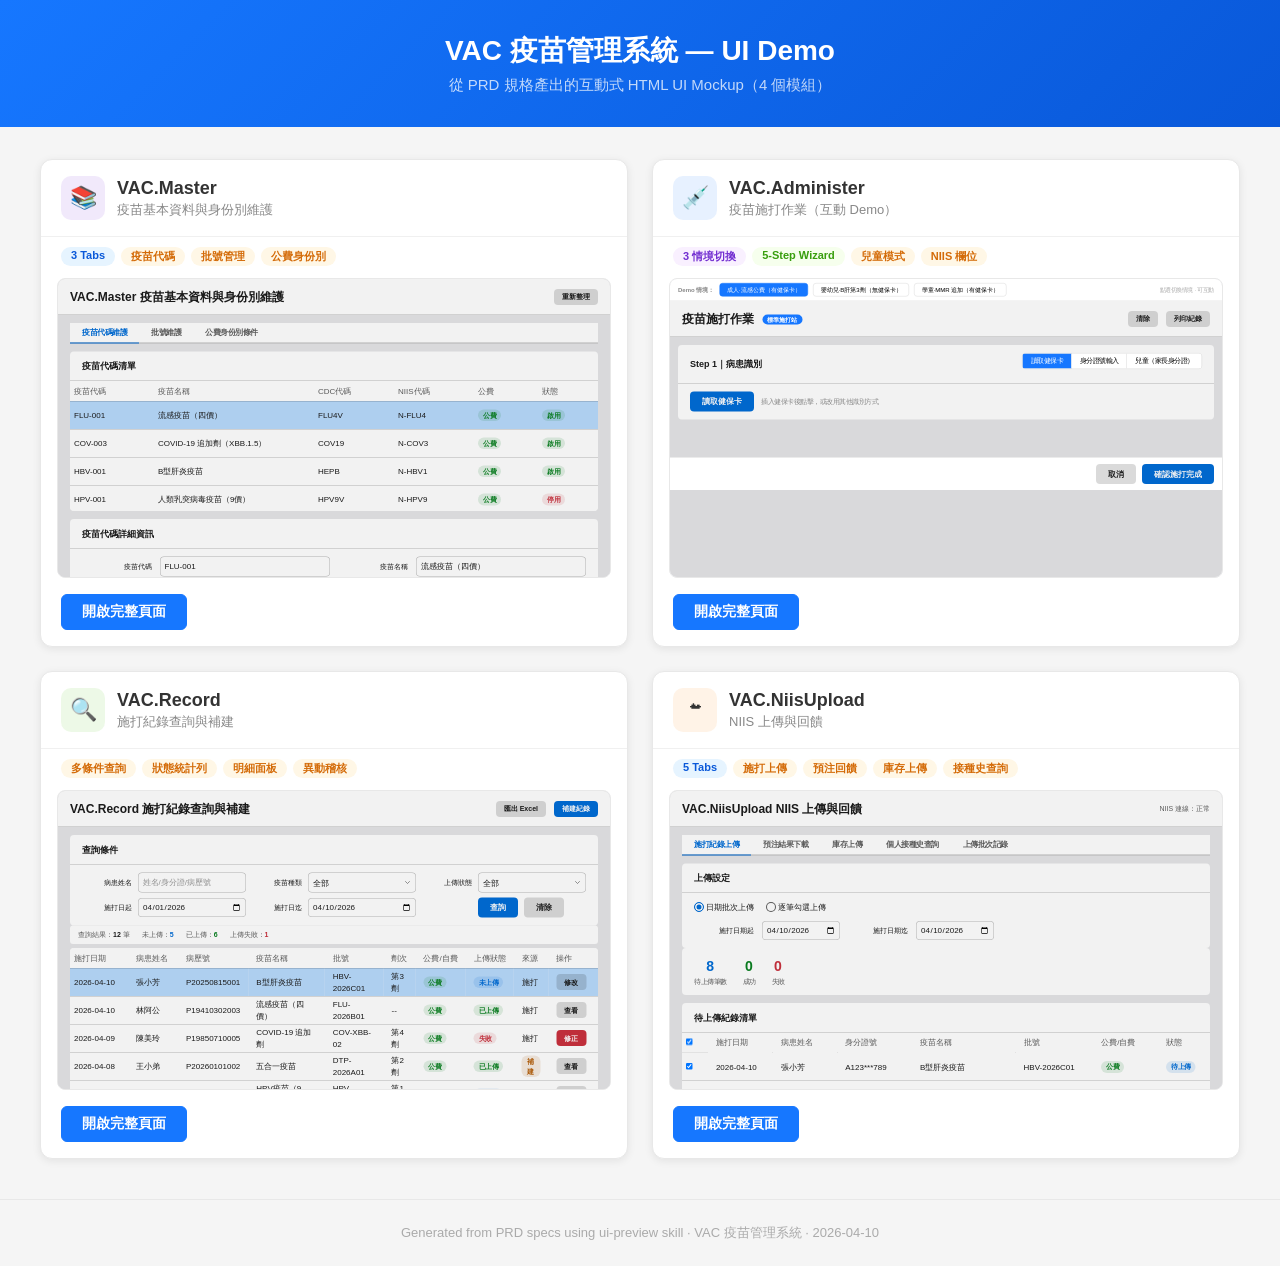
<file: vac-vaccine-management/index.html>
<!DOCTYPE html>
<html lang="zh-TW">
<head>
  <meta charset="UTF-8">
  <meta name="viewport" content="width=device-width, initial-scale=1.0">
  <title>VAC 疫苗管理系統 — UI Demo 總覽</title>
  <style>
    * { box-sizing: border-box; margin: 0; padding: 0; }
    body { font-family: "Noto Sans TC", "Segoe UI", sans-serif; background: #f5f5f5; color: #333; }

    .header {
      background: linear-gradient(135deg, #1677ff 0%, #0958d9 100%);
      color: #fff; padding: 32px 40px; text-align: center;
    }
    .header h1 { font-size: 28px; font-weight: 700; margin-bottom: 6px; }
    .header p { font-size: 15px; color: rgba(255,255,255,0.75); }

    .grid {
      display: grid; grid-template-columns: 1fr 1fr;
      gap: 24px; padding: 32px 40px; max-width: 1400px; margin: 0 auto;
    }

    .card {
      background: #fff; border-radius: 12px; overflow: hidden;
      box-shadow: 0 2px 8px rgba(0,0,0,0.08); border: 1px solid #e8e8e8;
      display: flex; flex-direction: column; transition: box-shadow 0.2s, transform 0.2s;
    }
    .card:hover { box-shadow: 0 6px 20px rgba(0,0,0,0.12); transform: translateY(-2px); }

    .card-head {
      padding: 16px 20px; display: flex; align-items: center; gap: 12px;
      border-bottom: 1px solid #f0f0f0;
    }
    .card-icon {
      width: 44px; height: 44px; border-radius: 10px;
      display: flex; align-items: center; justify-content: center;
      font-size: 22px; flex-shrink: 0;
    }
    .card-icon--purple { background: rgba(114,46,209,0.1); }
    .card-icon--blue   { background: rgba(22,119,255,0.1); }
    .card-icon--green  { background: rgba(82,196,26,0.1); }
    .card-icon--orange { background: rgba(250,140,22,0.1); }
    .card-head-text h2 { font-size: 18px; font-weight: 700; margin-bottom: 2px; }
    .card-head-text p  { font-size: 13px; color: #888; }

    .card-badges { display: flex; gap: 6px; flex-wrap: wrap; padding: 10px 20px 0; }
    .badge { font-size: 11px; padding: 2px 10px; border-radius: 10px; font-weight: 600; }
    .badge--tab    { background: #e6f4ff; color: #0958d9; }
    .badge--step   { background: #f6ffed; color: #389e0d; }
    .badge--feat   { background: #fff7e6; color: #d46b08; }
    .badge--interactive { background: #f9f0ff; color: #722ed1; }

    .card-preview {
      flex: 1; min-height: 300px; position: relative; margin: 12px 16px 16px;
      border-radius: 8px; overflow: hidden; border: 1px solid #e8e8e8; background: #fafafa;
    }
    .card-preview iframe {
      width: 200%; height: 200%;
      transform: scale(0.5); transform-origin: 0 0;
      border: none;
    }

    .card-actions {
      padding: 0 20px 16px; display: flex; gap: 8px;
    }
    .btn {
      padding: 8px 20px; border-radius: 6px; font-size: 14px;
      font-weight: 600; cursor: pointer; border: 1px solid transparent;
      text-decoration: none; text-align: center; transition: all 0.15s;
    }
    .btn--primary { background: #1677ff; color: #fff; border-color: #1677ff; }
    .btn--primary:hover { background: #4096ff; border-color: #4096ff; }
    .btn--outline { background: #fff; color: #333; border-color: #d9d9d9; }
    .btn--outline:hover { border-color: #1677ff; color: #1677ff; }

    .footer {
      text-align: center; padding: 24px 40px; font-size: 13px; color: #aaa;
      border-top: 1px solid #e8e8e8; margin-top: 8px;
    }
  </style>
</head>
<body>

<div class="header">
  <h1>VAC 疫苗管理系統 — UI Demo</h1>
  <p>從 PRD 規格產出的互動式 HTML UI Mockup（4 個模組）</p>
</div>

<div class="grid">

  <!-- VAC.Master -->
  <div class="card">
    <div class="card-head">
      <div class="card-icon card-icon--purple">&#128218;</div>
      <div class="card-head-text">
        <h2>VAC.Master</h2>
        <p>疫苗基本資料與身份別維護</p>
      </div>
    </div>
    <div class="card-badges">
      <span class="badge badge--tab">3 Tabs</span>
      <span class="badge badge--feat">疫苗代碼</span>
      <span class="badge badge--feat">批號管理</span>
      <span class="badge badge--feat">公費身份別</span>
    </div>
    <div class="card-preview">
      <iframe src="VAC_Master.html" loading="lazy"></iframe>
    </div>
    <div class="card-actions">
      <a class="btn btn--primary" href="VAC_Master.html" target="_blank">開啟完整頁面</a>
    </div>
  </div>

  <!-- VAC.Administer -->
  <div class="card">
    <div class="card-head">
      <div class="card-icon card-icon--blue">&#128137;</div>
      <div class="card-head-text">
        <h2>VAC.Administer</h2>
        <p>疫苗施打作業（互動 Demo）</p>
      </div>
    </div>
    <div class="card-badges">
      <span class="badge badge--interactive">3 情境切換</span>
      <span class="badge badge--step">5-Step Wizard</span>
      <span class="badge badge--feat">兒童模式</span>
      <span class="badge badge--feat">NIIS 欄位</span>
    </div>
    <div class="card-preview">
      <iframe src="VAC_Administer.html" loading="lazy"></iframe>
    </div>
    <div class="card-actions">
      <a class="btn btn--primary" href="VAC_Administer.html" target="_blank">開啟完整頁面</a>
    </div>
  </div>

  <!-- VAC.Record -->
  <div class="card">
    <div class="card-head">
      <div class="card-icon card-icon--green">&#128269;</div>
      <div class="card-head-text">
        <h2>VAC.Record</h2>
        <p>施打紀錄查詢與補建</p>
      </div>
    </div>
    <div class="card-badges">
      <span class="badge badge--feat">多條件查詢</span>
      <span class="badge badge--feat">狀態統計列</span>
      <span class="badge badge--feat">明細面板</span>
      <span class="badge badge--feat">異動稽核</span>
    </div>
    <div class="card-preview">
      <iframe src="VAC_Record.html" loading="lazy"></iframe>
    </div>
    <div class="card-actions">
      <a class="btn btn--primary" href="VAC_Record.html" target="_blank">開啟完整頁面</a>
    </div>
  </div>

  <!-- VAC.NiisUpload -->
  <div class="card">
    <div class="card-head">
      <div class="card-icon card-icon--orange">&#9729;</div>
      <div class="card-head-text">
        <h2>VAC.NiisUpload</h2>
        <p>NIIS 上傳與回饋</p>
      </div>
    </div>
    <div class="card-badges">
      <span class="badge badge--tab">5 Tabs</span>
      <span class="badge badge--feat">施打上傳</span>
      <span class="badge badge--feat">預注回饋</span>
      <span class="badge badge--feat">庫存上傳</span>
      <span class="badge badge--feat">接種史查詢</span>
    </div>
    <div class="card-preview">
      <iframe src="VAC_NiisUpload.html" loading="lazy"></iframe>
    </div>
    <div class="card-actions">
      <a class="btn btn--primary" href="VAC_NiisUpload.html" target="_blank">開啟完整頁面</a>
    </div>
  </div>

</div>

<div class="footer">
  Generated from PRD specs using ui-preview skill &middot; VAC 疫苗管理系統 &middot; 2026-04-10
</div>

</body>
</html>
</file>
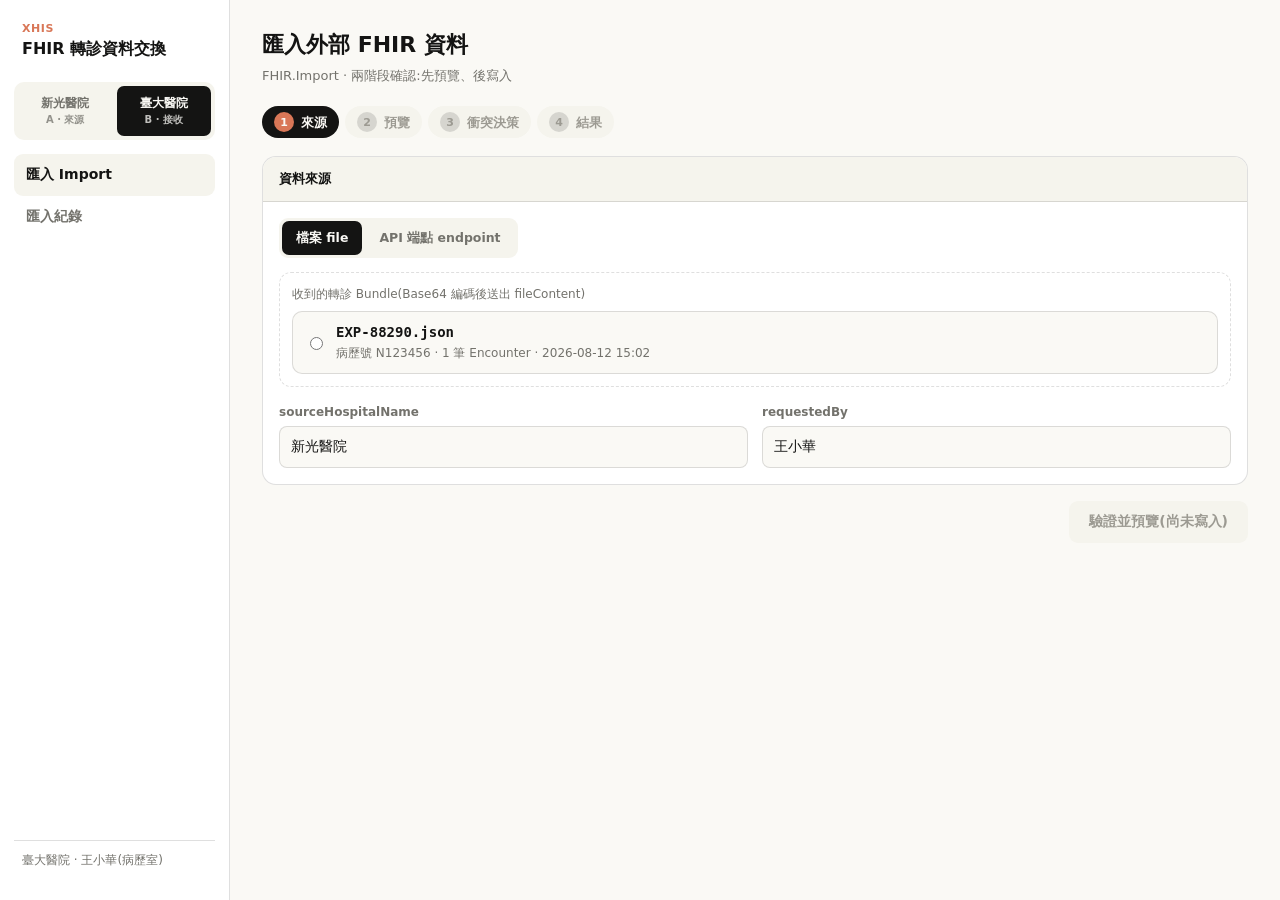
<file: xhis-fhir-referral-console/index.html>
<!doctype html>
<html lang="zh-Hant" data-theme="light">
<head>
<meta charset="utf-8">
<meta name="viewport" content="width=device-width, initial-scale=1, viewport-fit=cover">
<title>xHIS FHIR 轉診資料交換</title>
<style>
:root{
  --bg:#FAF9F5;--panel:#FFFFFF;--panel2:#F5F4ED;--ink:#141413;--muted:#73726C;--faint:#9C9A92;
  --line:rgba(31,30,29,.14);--accent:#D97757;--accent-ink:#FAF9F5;--ok:#558A42;--okbg:#DDE9D5;
  --warn:#B5651D;--warnbg:#F6E3CF;--bad:#B3402A;--badbg:#F3D9D3;--info:#3F6E9A;--infobg:#DCE7F1;
  --code:#141413;--codeink:#E8E6DC;
  box-sizing:border-box;padding-top:env(safe-area-inset-top,0px);padding-bottom:env(safe-area-inset-bottom,0px);
}
@media (prefers-color-scheme:dark){
  :root:not([data-theme="light"]){
    --bg:#1A1917;--panel:#242320;--panel2:#2C2B27;--ink:#F0EEE6;--muted:#A9A79E;--faint:#7E7C74;
    --line:rgba(255,255,255,.12);--okbg:#2B3A25;--warnbg:#3D2F1E;--badbg:#42221B;--infobg:#22323F;--code:#0F0F0E;
  }
}
:root[data-theme="dark"]{
  --bg:#1A1917;--panel:#242320;--panel2:#2C2B27;--ink:#F0EEE6;--muted:#A9A79E;--faint:#7E7C74;
  --line:rgba(255,255,255,.12);--okbg:#2B3A25;--warnbg:#3D2F1E;--badbg:#42221B;--infobg:#22323F;--code:#0F0F0E;
}
*{box-sizing:border-box}
html,body{margin:0;background:var(--bg);color:var(--ink);font-family:"Noto Sans TC","PingFang TC","Microsoft JhengHei",system-ui,-apple-system,sans-serif;font-size:14px;line-height:1.55}
.mono{font-family:ui-monospace,"SF Mono",Menlo,Consolas,monospace}
button{font:inherit;color:inherit;cursor:pointer}
.app{display:grid;grid-template-columns:230px 1fr;min-height:100vh}
aside{background:var(--panel);border-right:1px solid var(--line);padding:20px 14px;display:flex;flex-direction:column;gap:6px;position:sticky;top:0;height:100vh}
.brand{font-weight:800;font-size:16px;padding:0 8px}
.brand small{display:block;font-weight:600;font-size:11px;color:var(--accent);letter-spacing:.05em;text-transform:uppercase}
.persp{margin:14px 0 8px;background:var(--panel2);border-radius:10px;padding:4px;display:grid;grid-template-columns:1fr 1fr;gap:4px}
.persp button{border:0;background:transparent;padding:8px 6px;border-radius:7px;font-size:12px;font-weight:700;color:var(--muted)}
.persp button.on{background:var(--ink);color:var(--bg)}
.persp .role{display:block;font-size:10px;font-weight:600;opacity:.75}
nav button{width:100%;text-align:left;border:0;background:transparent;padding:10px 12px;border-radius:9px;font-weight:600;color:var(--muted);display:flex;justify-content:space-between;align-items:center}
nav button.on{background:var(--panel2);color:var(--ink)}
nav .cnt{font-size:11px;background:var(--accent);color:var(--accent-ink);border-radius:99px;padding:0 7px}
.user{margin-top:auto;font-size:12px;color:var(--muted);padding:10px 8px;border-top:1px solid var(--line)}
main{padding:28px 32px 60px;max-width:1080px;width:100%}
h1{font-size:22px;margin:0 0 4px}
.sub{color:var(--muted);font-size:13px;margin-bottom:20px}
.card{background:var(--panel);border:1px solid var(--line);border-radius:14px;overflow:hidden;margin-bottom:16px}
.card-h{padding:12px 16px;background:var(--panel2);border-bottom:1px solid var(--line);font-weight:700;font-size:13px;display:flex;justify-content:space-between;align-items:center;gap:8px}
.card-b{padding:16px}
.grid2{display:grid;grid-template-columns:1fr 1fr;gap:14px}
label.f{display:block;font-size:12px;color:var(--muted);font-weight:600;margin-bottom:5px}
input,select{width:100%;padding:9px 11px;border:1px solid var(--line);border-radius:8px;background:var(--bg);color:var(--ink);font:inherit}
input:focus,select:focus{outline:2px solid var(--accent);outline-offset:-1px}
.btn{border:0;background:var(--accent);color:var(--accent-ink);padding:10px 20px;border-radius:9px;font-weight:700}
.btn:disabled{background:var(--panel2);color:var(--faint);cursor:not-allowed}
.btn.ghost{background:transparent;color:var(--muted);border:1px solid var(--line)}
.btn.sm{padding:6px 12px;font-size:12px}
.row{display:flex;gap:10px;align-items:center;flex-wrap:wrap}
.right{justify-content:flex-end}
.seg{display:inline-grid;grid-auto-flow:column;background:var(--panel2);border-radius:9px;padding:3px;gap:3px}
.seg button{border:0;background:transparent;padding:7px 14px;border-radius:7px;font-weight:700;font-size:12.5px;color:var(--muted)}
.seg button.on{background:var(--ink);color:var(--bg)}
.badge{display:inline-block;font-size:11px;font-weight:700;padding:2px 9px;border-radius:99px;white-space:nowrap}
.b-queued{background:var(--panel2);color:var(--muted)}.b-processing{background:var(--warnbg);color:var(--warn)}
.b-completed{background:var(--okbg);color:var(--ok)}.b-failed{background:var(--badbg);color:var(--bad)}
.b-conflict{background:var(--warnbg);color:var(--warn)}.b-import{background:var(--okbg);color:var(--ok)}.b-unmapped{background:var(--infobg);color:var(--info)}
table{width:100%;border-collapse:collapse;font-size:13px}
th{text-align:left;font-size:11.5px;color:var(--muted);font-weight:700;padding:9px 14px;border-bottom:1px solid var(--line);background:var(--panel2)}
td{padding:11px 14px;border-bottom:1px solid var(--line);vertical-align:middle}
tr:last-child td{border-bottom:0}
tr.click{cursor:pointer}tr.click:hover td{background:var(--panel2)}
.steps{display:flex;gap:6px;margin-bottom:18px;flex-wrap:wrap}
.step{display:flex;align-items:center;gap:7px;font-size:12.5px;font-weight:700;color:var(--faint);padding:6px 12px;border-radius:99px;background:var(--panel2)}
.step i{font-style:normal;width:20px;height:20px;border-radius:99px;background:var(--line);display:inline-flex;align-items:center;justify-content:center;font-size:11px}
.step.on{background:var(--ink);color:var(--bg)}.step.on i{background:var(--accent);color:var(--accent-ink)}
.step.done{color:var(--ok)}.step.done i{background:var(--ok);color:#fff}
.stat{border:1px solid var(--line);border-radius:12px;padding:14px;text-align:center}
.stat b{display:block;font-size:26px}.stat span{font-size:11.5px;color:var(--muted)}
.stat.hot{border-color:var(--accent)}.stat.hot b{color:var(--accent)}
.kv{display:grid;grid-template-columns:110px 1fr;gap:4px 10px;font-size:13px}.kv dt{color:var(--muted)}.kv dd{margin:0;font-weight:600}
pre.code{margin:0;background:var(--code);color:var(--codeink);padding:14px 16px;border-radius:10px;font-size:12px;line-height:1.7;overflow:auto;max-height:420px}
.compare{display:grid;grid-template-columns:1fr 1fr;gap:12px;margin:12px 0}
.side{border:1px solid var(--line);border-radius:10px;padding:12px 14px}
.side h4{margin:0 0 6px;font-size:11.5px;color:var(--muted);text-transform:uppercase;letter-spacing:.04em}
.side .diff{background:var(--warnbg);border-radius:4px;padding:0 4px}
.drop{border:1.5px dashed var(--line);border-radius:12px;padding:12px;display:flex;flex-direction:column;gap:8px}
.file{display:flex;align-items:center;gap:10px;padding:10px 12px;border:1px solid var(--line);border-radius:10px;cursor:pointer;background:var(--bg)}
.file.on{border-color:var(--accent);box-shadow:0 0 0 1px var(--accent) inset}
.file input{width:auto}
.note{background:var(--infobg);color:var(--info);border-radius:10px;padding:10px 14px;font-size:12.5px}
.spin{display:inline-block;width:13px;height:13px;border-radius:99px;border:2px solid var(--line);border-top-color:var(--accent);animation:sp .8s linear infinite;vertical-align:-2px;margin-right:6px}
@keyframes sp{to{transform:rotate(360deg)}}
.bar{height:6px;background:var(--panel2);border-radius:99px;overflow:hidden;min-width:90px}.bar i{display:block;height:100%;background:var(--accent);transition:width .5s}
.overlay{position:fixed;inset:0;background:rgba(0,0,0,.45);display:flex;align-items:center;justify-content:center;padding:20px;z-index:20}
.modal{background:var(--panel);border-radius:14px;max-width:720px;width:100%;max-height:86vh;overflow:auto;border:1px solid var(--line)}
.toast{position:fixed;left:50%;bottom:calc(24px + env(safe-area-inset-bottom,0px));transform:translateX(-50%);background:var(--ink);color:var(--bg);padding:10px 18px;border-radius:99px;font-weight:600;font-size:13px;z-index:30}
.scroll-x{overflow-x:auto}
@media (max-width:820px){
  .app{grid-template-columns:1fr}
  aside{position:static;height:auto;flex-direction:row;flex-wrap:wrap;align-items:center;border-right:0;border-bottom:1px solid var(--line)}
  .persp{margin:0}.user{display:none}nav{display:flex;gap:4px}nav button{width:auto}
  main{padding:20px 16px 50px}.grid2,.compare{grid-template-columns:1fr}
}
</style>
</head>
<body>
<div class="app">
  <aside>
    <div class="brand"><small>xHIS</small>FHIR 轉診資料交換</div>
    <div class="persp" id="persp"></div>
    <nav id="nav"></nav>
    <div class="user" id="user"></div>
  </aside>
  <main id="main"></main>
</div>
<div id="layer"></div>

<script>
/* ---------- 範例資料:陳小明轉診案例 ---------- */
const PATIENT = {chartNo:"N123456",idNo:"A123456789",name:"陳小明",gender:"M",birth:"750315",phone:"0912345678",email:"chenxm@example.com",address:"台北市士林區文林路123號"};
const ENCOUNTERS = [
  {id:"E20260920001",status:"Finished",doctor:"D0056",subject:"GI",subjectName:"腸胃科",start:"2026-09-20T09:00:00+08:00",end:"2026-09-20T09:45:00+08:00"},
  {id:"E20260812007",status:"Finished",doctor:"D0031",subject:"IM",subjectName:"內科",start:"2026-08-12T14:10:00+08:00",end:"2026-08-12T14:38:00+08:00"}
];
const STATUS_MAP={Registered:"planned",Arrived:"arrived",Consulting:"in-progress",UnderExam:"in-progress",Finished:"finished",Paid:"finished",Closed:"finished",Cancelled:"cancelled"};
const LOCAL_PATIENT={chartNo:"T998877",name:"陳小明",idNo:"A123456789",phone:"0912-345-678",address:"台北市士林區文林路 123 號 4 樓"};

function buildBundle(encIds){
  const p=PATIENT, y=+p.birth.slice(0,p.birth.length-4)+1911;
  const patient={resourceType:"Patient",identifier:[{type:{text:"MR"},value:p.chartNo},{type:{text:"NI"},value:p.idNo}],name:[{text:p.name}],gender:p.gender==="M"?"male":"female",birthDate:`${y}-${p.birth.slice(-4,-2)}-${p.birth.slice(-2)}`,telecom:[{system:"phone",value:p.phone},{system:"email",value:p.email}],address:[{text:p.address}]};
  const encs=ENCOUNTERS.filter(e=>encIds.includes(e.id)).map(e=>({resourceType:"Encounter",identifier:[{value:e.id}],status:STATUS_MAP[e.status],class:"AMB",subject:{reference:"Patient/"+p.chartNo},participant:[{individual:{reference:"Practitioner/"+e.doctor}}],serviceType:{coding:[{code:e.subject}]},period:{start:e.start,end:e.end}}));
  return {resourceType:"Bundle",type:"collection",entry:[patient,...encs].map(r=>({resource:r}))};
}

/* ---------- 狀態 ---------- */
const S={
  persp:"B", view:"import",
  exportJobs:[{id:"EXP-88290",chartNo:"N123456",encIds:["E20260812007"],status:"completed",progress:100,createdAt:"2026-08-12 15:02"}],
  expForm:{chartNo:"N123456",encIds:["E20260920001"]},
  importJobs:[
    {id:"IMP-40102",status:"completed",hospital:"馬偕醫院",total:5,success:5,skipped:0,fail:0,by:"王小華",createdAt:"2026-09-03 10:15",details:[{type:"Patient",success:2,skipped:0},{type:"Encounter",success:3,skipped:0}]},
    {id:"IMP-40155",status:"completed",hospital:"亞東醫院",total:4,success:2,skipped:2,fail:0,by:"李美玲",createdAt:"2026-09-11 16:40",details:[{type:"Patient",success:1,skipped:1,reason:"conflict_skip"},{type:"Encounter",success:1,skipped:1,reason:"unmapped"}]},
    {id:"IMP-40180",status:"failed",hospital:"國泰醫院",total:3,success:0,skipped:0,fail:3,by:"王小華",createdAt:"2026-09-15 09:05",details:[]}
  ],
  imp:{step:1,sourceType:"file",fileId:null,hospital:"新光醫院",fhirVersion:"R4",by:"王小華",endpointUrl:"https://fhir.skh.org.tw/fhir",resourceType:"Encounter",filterDate:"2026-09-01",preview:null,resolution:"keep_local",phase:"idle",result:null,jobId:null},
  hist:{status:"",q:""}
};
let nextExp=88291,nextImp=40213;

/* ---------- 小工具 ---------- */
const $=s=>document.querySelector(s);
const esc=t=>String(t).replace(/[&<>"]/g,c=>({"&":"&amp;","<":"&lt;",">":"&gt;",'"':"&quot;"}[c]));
const badge=s=>`<span class="badge b-${s}">${s}</span>`;
function toast(msg){const t=document.createElement("div");t.className="toast";t.textContent=msg;document.body.appendChild(t);setTimeout(()=>t.remove(),2200);}
function now(){const d=new Date(),p=n=>String(n).padStart(2,"0");return `${d.getFullYear()}-${p(d.getMonth()+1)}-${p(d.getDate())} ${p(d.getHours())}:${p(d.getMinutes())}`;}
function completedExports(){return S.exportJobs.filter(j=>j.status==="completed");}

/* ---------- 版面:側欄 ---------- */
function renderShell(){
  $("#persp").innerHTML=`<button class="${S.persp==="A"?"on":""}" data-a="persp" data-v="A">新光醫院<span class="role">A · 來源</span></button><button class="${S.persp==="B"?"on":""}" data-a="persp" data-v="B">臺大醫院<span class="role">B · 接收</span></button>`;
  const items=S.persp==="A"?[["export","匯出 Export"],["exphist","匯出工作"]]:[["import","匯入 Import"],["history","匯入紀錄"]];
  const running=S.exportJobs.filter(j=>j.status!=="completed").length;
  $("#nav").innerHTML=items.map(([k,l])=>`<button class="${S.view===k?"on":""}" data-a="view" data-v="${k}">${l}${k==="exphist"&&running?`<span class="cnt">${running}</span>`:""}</button>`).join("");
  $("#user").textContent=S.persp==="A"?"新光醫院 · 病歷室":"臺大醫院 · 王小華(病歷室)";
}

/* ---------- A:Export ---------- */
function viewExport(){
  const f=S.expForm;
  return `<h1>匯出 FHIR Bundle</h1><div class="sub">依 Mapping 規則把病人資料轉成 FHIR R4 Bundle · 非同步工作</div>
  <div class="card"><div class="card-h">1 · 選擇病人</div><div class="card-b">
    <div class="grid2"><div><label class="f">病歷號 chartNo</label><input value="${esc(f.chartNo)}" disabled></div><div><label class="f">FHIR 版本</label><input value="R4" disabled></div></div>
    <dl class="kv" style="margin-top:14px"><dt>姓名</dt><dd>${PATIENT.name}</dd><dt>身分證號</dt><dd class="mono">${PATIENT.idNo}</dd><dt>出生日期</dt><dd>民國 ${PATIENT.birth.slice(0,2)} 年 ${+PATIENT.birth.slice(2,4)} 月 ${+PATIENT.birth.slice(4)} 日 → <span class="mono">1986-03-15</span></dd></dl>
  </div></div>
  <div class="card"><div class="card-h">2 · 選擇就診紀錄 Encounter</div><table><thead><tr><th></th><th>encounterId</th><th>科別</th><th>registStatus → status</th><th>class</th></tr></thead><tbody>
  ${ENCOUNTERS.map(e=>`<tr><td><input type="checkbox" data-a="enc" data-v="${e.id}" ${f.encIds.includes(e.id)?"checked":""} style="width:auto"></td><td class="mono">${e.id}</td><td>${e.subjectName}</td><td><span class="mono">${e.status}</span> → <span class="mono">${STATUS_MAP[e.status]}</span></td><td><span class="badge b-import">AMB(已補上)</span></td></tr>`).join("")}
  </tbody></table></div>
  <div class="card"><div class="card-h">3 · Bundle 預覽</div><div class="card-b"><pre class="code mono">${esc(JSON.stringify(buildBundle(f.encIds),null,2))}</pre></div></div>
  <div class="row right"><button class="btn" data-a="startExport" ${f.encIds.length?"":"disabled"}>建立匯出工作</button></div>`;
}
function viewExpHist(){
  return `<h1>匯出工作</h1><div class="sub">FHIR.Export · queued → processing → completed</div>
  <div class="card scroll-x"><table><thead><tr><th>jobId</th><th>病歷號</th><th>筆數</th><th>狀態</th><th>進度</th><th>建立時間</th><th></th></tr></thead><tbody>
  ${S.exportJobs.slice().reverse().map(j=>`<tr><td class="mono">${j.id}</td><td class="mono">${j.chartNo}</td><td>${j.encIds.length+1} 個 Resource</td><td>${badge(j.status)}</td><td><div class="bar"><i style="width:${j.progress}%"></i></div></td><td>${j.createdAt}</td><td>${j.status==="completed"?`<button class="btn ghost sm" data-a="viewBundle" data-v="${j.id}">檢視 Bundle</button>`:""}</td></tr>`).join("")}
  </tbody></table></div>
  <div class="note">匯出完成後,Bundle 隨轉診單交付臺大醫院。切換左上角「臺大醫院」視角,即可在 Import 選到這份檔案。</div>`;
}

/* ---------- B:Import ---------- */
function stepper(n){
  const L=["來源","預覽","衝突決策","結果"];
  return `<div class="steps">${L.map((l,i)=>`<div class="step ${n===i+1?"on":n>i+1?"done":""}"><i>${n>i+1?"✓":i+1}</i>${l}</div>`).join("")}</div>`;
}
function viewImport(){
  const m=S.imp;
  if(m.step===1){
    const files=completedExports();
    return `<h1>匯入外部 FHIR 資料</h1><div class="sub">FHIR.Import · 兩階段確認:先預覽、後寫入</div>${stepper(1)}
    <div class="card"><div class="card-h">資料來源</div><div class="card-b">
      <div class="seg" style="margin-bottom:14px"><button class="${m.sourceType==="file"?"on":""}" data-a="srcType" data-v="file">檔案 file</button><button class="${m.sourceType==="endpoint"?"on":""}" data-a="srcType" data-v="endpoint">API 端點 endpoint</button></div>
      ${m.sourceType==="file"?`<div class="drop"><div style="font-size:12px;color:var(--muted)">收到的轉診 Bundle(Base64 編碼後送出 fileContent)</div>
        ${files.length?files.slice().reverse().map(j=>`<label class="file ${m.fileId===j.id?"on":""}"><input type="radio" name="f" data-a="pickFile" data-v="${j.id}" ${m.fileId===j.id?"checked":""}><div><b class="mono">${j.id}.json</b><div style="font-size:12px;color:var(--muted)">病歷號 ${j.chartNo} · ${j.encIds.length} 筆 Encounter · ${j.createdAt}</div></div></label>`).join(""):`<div style="color:var(--muted)">尚無檔案</div>`}
      </div>`:`<div class="grid2"><div style="grid-column:1/-1"><label class="f">endpointUrl(對方 FHIR Base URL)</label><input id="epUrl" value="${esc(m.endpointUrl)}"></div>
        <div><label class="f">resourceType</label><select id="epRes"><option ${m.resourceType==="Encounter"?"selected":""}>Encounter</option><option ${m.resourceType==="Patient"?"selected":""}>Patient</option></select></div>
        <div><label class="f">filterDate(起)</label><input id="epDate" type="date" value="${m.filterDate}"></div></div>`}
      <div class="grid2" style="margin-top:16px"><div><label class="f">sourceHospitalName</label><input id="hosp" value="${esc(m.hospital)}"></div><div><label class="f">requestedBy</label><input id="by" value="${esc(m.by)}"></div></div>
    </div></div>
    <div class="row right"><button class="btn" data-a="createImport" ${m.sourceType==="file"&&!m.fileId?"disabled":""}>驗證並預覽(尚未寫入)</button></div>`;
  }
  if(m.step===2){
    const p=m.preview;
    return `<h1>預覽結果</h1><div class="sub">資料庫尚未有任何異動 · importJobId <span class="mono">${m.jobId}</span></div>${stepper(2)}
    <div class="grid2" style="grid-template-columns:repeat(3,1fr);margin-bottom:16px">
      <div class="stat"><b>${p.importable}</b><span>importableCount 可匯入</span></div>
      <div class="stat hot"><b>${p.conflict}</b><span>conflictCount 衝突</span></div>
      <div class="stat"><b>${p.unmapped}</b><span>unmappedCount 無對應</span></div></div>
    <div class="card scroll-x"><table><thead><tr><th>Resource</th><th>識別</th><th>結果</th><th>說明</th></tr></thead><tbody>
      <tr><td>Patient</td><td class="mono">${PATIENT.chartNo}</td><td>${badge("conflict")}</td><td>身分證號 ${PATIENT.idNo} 已存在於本院(病歷號 ${LOCAL_PATIENT.chartNo})</td></tr>
      ${p.encs.map(e=>`<tr><td>Encounter</td><td class="mono">${e}</td><td>${badge("import")}</td><td>無衝突,確認後新增</td></tr>`).join("")}
    </tbody></table></div>
    <div class="row right"><button class="btn ghost" data-a="backTo" data-v="1">返回</button><button class="btn" data-a="toStep" data-v="3">處理衝突 →</button></div>`;
  }
  if(m.step===3){
    const opts=[["keep_local","保留本院","不動本院資料"],["overwrite","用來源覆蓋","以新光資料更新本院"],["skip","略過","本次不匯入此筆"]];
    return `<h1>衝突決策</h1><div class="sub">針對每一筆衝突決定處理方式</div>${stepper(3)}
    <div class="card"><div class="card-h">Patient/${PATIENT.chartNo}<span class="badge b-conflict">conflict · resolution: ${m.resolution==="pending"?"pending":m.resolution}</span></div><div class="card-b">
      <div style="font-size:13px"><b>conflictReason:</b>身分證號 <span class="mono">${PATIENT.idNo}</span> 已存在於本院病歷,可能為同一病人。</div>
      <div class="compare">
        <div class="side"><h4>來源:新光醫院</h4><dl class="kv"><dt>病歷號</dt><dd class="mono">${PATIENT.chartNo}</dd><dt>姓名</dt><dd>${PATIENT.name}</dd><dt>電話</dt><dd><span class="diff">${PATIENT.phone}</span></dd><dt>地址</dt><dd><span class="diff">${PATIENT.address}</span></dd></dl></div>
        <div class="side"><h4>本院既有:臺大醫院</h4><dl class="kv"><dt>病歷號</dt><dd class="mono">${LOCAL_PATIENT.chartNo}</dd><dt>姓名</dt><dd>${LOCAL_PATIENT.name}</dd><dt>電話</dt><dd><span class="diff">${LOCAL_PATIENT.phone}</span></dd><dt>地址</dt><dd><span class="diff">${LOCAL_PATIENT.address}</span></dd></dl></div>
      </div>
      <div class="seg" style="display:grid;grid-template-columns:repeat(3,1fr)">${opts.map(([k,l])=>`<button class="${m.resolution===k?"on":""}" data-a="resolve" data-v="${k}">${l}<div style="font-size:10.5px;font-weight:500;opacity:.7">${k}</div></button>`).join("")}</div>
      <div class="note" style="margin-top:12px">${m.resolution==="keep_local"?"本院資料較完整(有樓層),建議保留。Encounter 將 Reference 到本院既有 Patient。":m.resolution==="overwrite"?"將以新光醫院資料更新本院 Patient,樓層資訊可能遺失。":"Patient 不匯入;Encounter 仍會新增並掛在本院既有 Patient 下。"}</div>
    </div></div>
    <div class="row right"><button class="btn ghost" data-a="backTo" data-v="2">返回</button><button class="btn" data-a="doUpdate">確認匯入(update)</button></div>`;
  }
  const r=m.result;
  return `<h1>匯入結果</h1><div class="sub">importJobId <span class="mono">${m.jobId}</span></div>${stepper(m.phase==="done"?5:4)}
  ${m.phase==="running"?`<div class="card"><div class="card-b" style="text-align:center;padding:36px"><span class="spin"></span>update 已送出 · result.status: <b>processing</b><div style="color:var(--muted);font-size:12.5px;margin-top:6px">資料量大時不會立即完成,之後以 load 查詢最終結果</div></div></div>`
  :`<div class="row" style="margin-bottom:14px">${badge("completed")}<span style="color:var(--muted);font-size:12.5px">FHIR.Import.load</span></div>
  <div class="grid2" style="grid-template-columns:repeat(3,1fr);margin-bottom:16px"><div class="stat"><b style="color:var(--ok)">${r.success}</b><span>successCount</span></div><div class="stat"><b>${r.skipped}</b><span>skippedCount</span></div><div class="stat"><b>0</b><span>failCount</span></div></div>
  <div class="card scroll-x"><table><thead><tr><th>resourceType</th><th>successCount</th><th>skippedCount</th><th>skipReason</th></tr></thead><tbody>${r.details.map(d=>`<tr><td>${d.type}</td><td>${d.success}</td><td>${d.skipped}</td><td class="mono">${d.reason||"—"}</td></tr>`).join("")}</tbody></table></div>
  <div class="note">陳小明這次門診紀錄已寫入臺大醫院系統,並 Reference 到本院 Patient/${LOCAL_PATIENT.chartNo}${m.resolution==="overwrite"?"(已以來源資料更新)":""}。</div>
  <div class="row right" style="margin-top:14px"><button class="btn ghost" data-a="toHistory">查看匯入紀錄</button><button class="btn" data-a="newImport">再匯入一筆</button></div>`}`;
}
function viewHistory(){
  return `<h1>匯入紀錄</h1><div class="sub">FHIR.Import.search · 列表只回摘要,點列查看詳情(load)</div>
  <div class="row" style="margin-bottom:14px"><select id="hs" style="max-width:170px"><option value="">全部狀態</option>${["completed","processing","failed"].map(s=>`<option ${S.hist.status===s?"selected":""}>${s}</option>`).join("")}</select><input id="hq" placeholder="搜尋來源院所…" value="${esc(S.hist.q)}" style="max-width:260px"></div>
  <div class="card scroll-x"><table><thead><tr><th>importJobId</th><th>來源院所</th><th>狀態</th><th>成功 / 總數</th><th>經辦</th><th>建立時間</th></tr></thead><tbody id="hbody">${histRows()}</tbody></table></div>`;
}
function histRows(){
  const rows=S.importJobs.filter(j=>(!S.hist.status||j.status===S.hist.status)&&(!S.hist.q||j.hospital.includes(S.hist.q))).slice().reverse();
  return rows.length?rows.map(j=>`<tr class="click" data-a="openJob" data-v="${j.id}"><td class="mono">${j.id}</td><td>${j.hospital}</td><td>${badge(j.status)}</td><td>${j.success} / ${j.total}</td><td>${j.by}</td><td>${j.createdAt}</td></tr>`).join(""):`<tr><td colspan="6" style="color:var(--muted);text-align:center;padding:26px">沒有符合的紀錄</td></tr>`;
}

/* ---------- 渲染 ---------- */
function render(){
  renderShell();
  const v=S.view;
  $("#main").innerHTML=v==="export"?viewExport():v==="exphist"?viewExpHist():v==="import"?viewImport():viewHistory();
}

/* ---------- 動作 ---------- */
function readImportForm(){
  const m=S.imp,g=id=>document.getElementById(id);
  if(g("hosp"))m.hospital=g("hosp").value;if(g("by"))m.by=g("by").value;
  if(g("epUrl"))m.endpointUrl=g("epUrl").value;if(g("epRes"))m.resourceType=g("epRes").value;if(g("epDate"))m.filterDate=g("epDate").value;
}
function runExport(job){
  setTimeout(()=>{job.status="processing";job.progress=45;refreshIf("exphist","export");},700);
  setTimeout(()=>{job.progress=80;refreshIf("exphist");},1500);
  setTimeout(()=>{job.status="completed";job.progress=100;refreshIf("exphist","export");toast(job.id+" 匯出完成");},2300);
}
function refreshIf(){if(S.persp==="A")render();else renderShell();}
function freshImp(){return {step:1,sourceType:"file",fileId:null,hospital:"新光醫院",fhirVersion:"R4",by:"王小華",endpointUrl:"https://fhir.skh.org.tw/fhir",resourceType:"Encounter",filterDate:"2026-09-01",preview:null,resolution:"keep_local",phase:"idle",result:null,jobId:null};}

document.addEventListener("click",e=>{
  const t=e.target.closest("[data-a]");if(!t)return;
  const a=t.dataset.a,v=t.dataset.v,m=S.imp;
  if(a==="persp"){S.persp=v;S.view=v==="A"?"export":"import";}
  else if(a==="view"){readImportForm();S.view=v;}
  else if(a==="enc"){const ids=S.expForm.encIds;const i=ids.indexOf(v);i>=0?ids.splice(i,1):ids.push(v);}
  else if(a==="startExport"){
    const job={id:"EXP-"+(nextExp++),chartNo:S.expForm.chartNo,encIds:S.expForm.encIds.slice(),status:"queued",progress:10,createdAt:now()};
    S.exportJobs.push(job);S.view="exphist";runExport(job);toast("已建立匯出工作 "+job.id);
  }
  else if(a==="viewBundle"){const j=S.exportJobs.find(x=>x.id===v);showModal(`${j.id}.json`,JSON.stringify(buildBundle(j.encIds),null,2));return;}
  else if(a==="srcType"){readImportForm();m.sourceType=v;}
  else if(a==="pickFile"){m.fileId=v;}
  else if(a==="createImport"){
    readImportForm();
    const src=m.sourceType==="file"?S.exportJobs.find(j=>j.id===m.fileId):null;
    const encs=src?src.encIds:["E20260920001"];
    m.preview={importable:encs.length,conflict:1,unmapped:0,encs};
    m.jobId="IMP-"+nextImp;m.step=2;
  }
  else if(a==="toStep"){m.step=+v;}
  else if(a==="backTo"){m.step=+v;}
  else if(a==="resolve"){m.resolution=v;}
  else if(a==="doUpdate"){
    m.step=4;m.phase="running";
    setTimeout(()=>{
      const enc=m.preview.encs.length,pSkip=m.resolution!=="overwrite";
      const details=[{type:"Patient",success:pSkip?0:1,skipped:pSkip?1:0,reason:pSkip?"conflict_skip":null},{type:"Encounter",success:enc,skipped:0}];
      m.result={success:details.reduce((s,d)=>s+d.success,0),skipped:details.reduce((s,d)=>s+d.skipped,0),details};
      m.phase="done";
      S.importJobs.push({id:m.jobId,status:"completed",hospital:m.hospital,total:enc+1,success:m.result.success,skipped:m.result.skipped,fail:0,by:m.by,createdAt:now(),details});
      nextImp++;render();
    },1500);
  }
  else if(a==="toHistory"){S.view="history";}
  else if(a==="newImport"){S.imp=freshImp();}
  else if(a==="openJob"){
    const j=S.importJobs.find(x=>x.id===v);
    showModal(`${j.id} · ${j.hospital}`,null,`<div class="row" style="margin-bottom:12px">${badge(j.status)}<span style="color:var(--muted)">${j.by} · ${j.createdAt}</span></div>
    <div class="grid2" style="grid-template-columns:repeat(3,1fr);margin-bottom:14px"><div class="stat"><b style="color:var(--ok)">${j.success}</b><span>successCount</span></div><div class="stat"><b>${j.skipped}</b><span>skippedCount</span></div><div class="stat"><b>${j.fail}</b><span>failCount</span></div></div>
    ${j.details.length?`<table><thead><tr><th>resourceType</th><th>成功</th><th>略過</th><th>skipReason</th></tr></thead><tbody>${j.details.map(d=>`<tr><td>${d.type}</td><td>${d.success}</td><td>${d.skipped}</td><td class="mono">${d.reason||"—"}</td></tr>`).join("")}</tbody></table>`:`<div style="color:var(--muted)">此工作失敗,沒有明細。</div>`}`);
    return;
  }
  else if(a==="closeModal"){if(t.classList.contains("overlay")&&e.target!==t)return;$("#layer").innerHTML="";return;}
  render();
});
document.addEventListener("change",e=>{
  if(e.target.id==="hs"){S.hist.status=e.target.value;$("#hbody").innerHTML=histRows();}
});
document.addEventListener("input",e=>{
  if(e.target.id==="hq"){S.hist.q=e.target.value;$("#hbody").innerHTML=histRows();}
});
function showModal(title,code,html){
  $("#layer").innerHTML=`<div class="overlay" data-a="closeModal"><div class="modal"><div class="card-h">${esc(title)}<button class="btn ghost sm" data-a="closeModal">關閉</button></div><div class="card-b">${code?`<pre class="code mono">${esc(code)}</pre>`:html}</div></div></div>`;
}
render();
</script>
</body>
</html>
</file>
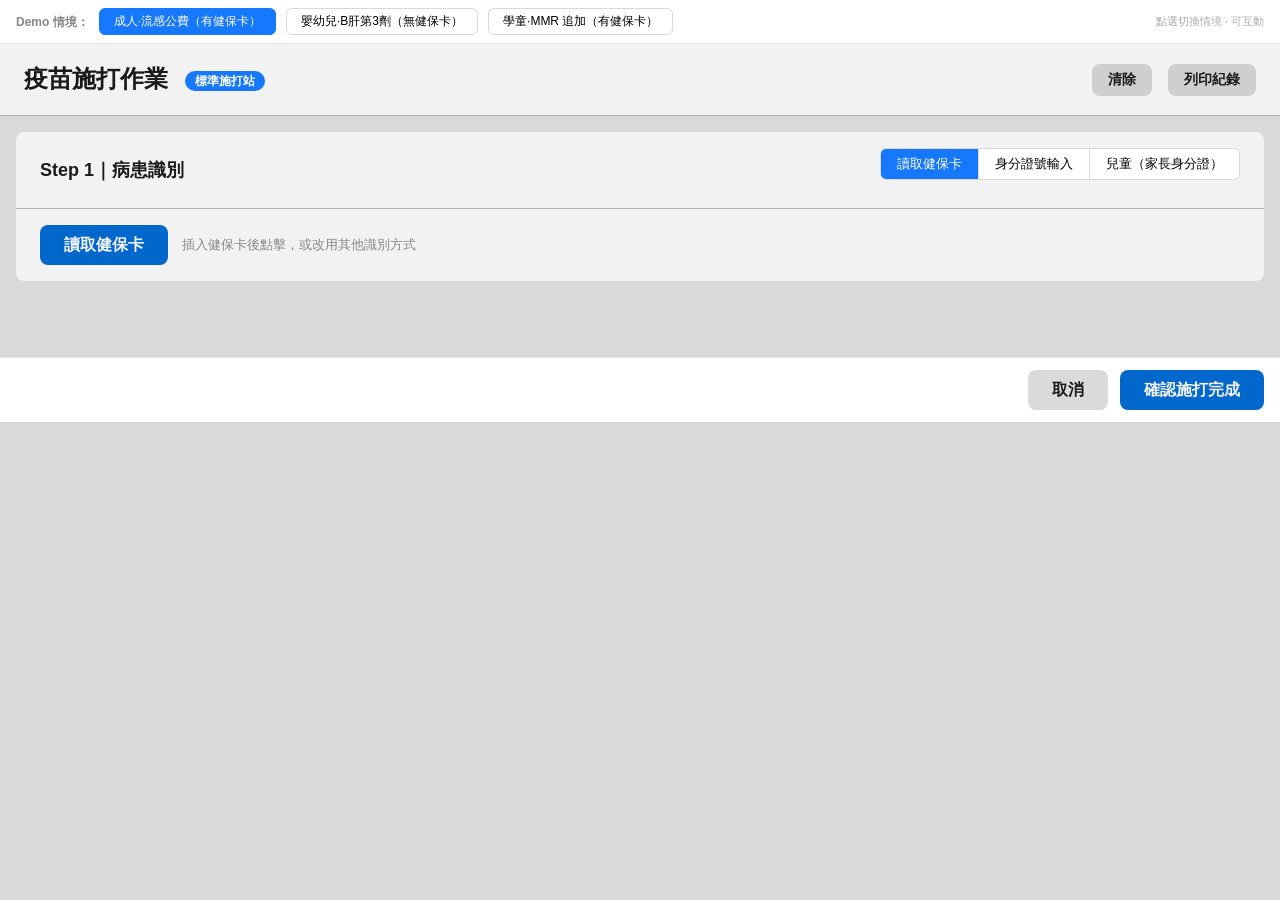
<file: vac-vaccine-management/VAC_Administer.html>
<!DOCTYPE html>
<html lang="zh-TW">
<head>
  <meta charset="UTF-8">
  <meta name="viewport" content="width=device-width, initial-scale=1.0">
  <title>VAC.Administer - 疫苗施打作業（完整 Demo）</title>
  <link rel="stylesheet" href="css/xui-base.css">
  <style>
    * { box-sizing: border-box; }
    body { background: #f0f2f5; margin: 0; padding: 0; font-family: "Noto Sans TC", sans-serif; }
    /* override framework's fixed-viewport layout for demo */
    .x-page-layout { display: block !important; height: auto !important; min-height: 100vh; overflow: visible !important; }
    .x-page-layout-header { position: sticky; top: 0; z-index: 100; }
    .x-page-layout-footer { position: sticky; bottom: 0; z-index: 100; background: #fff; border-top: 1px solid #e8e8e8; }

    /* ── scenario bar ── */
    .scenario-bar {
      background: #fff; border-bottom: 1px solid #e8e8e8;
      padding: 8px 16px; display: flex; align-items: center; gap: 10px; flex-wrap: wrap;
    }
    .scenario-bar .slabel { font-size: 12px; color: #888; font-weight: 600; white-space: nowrap; }
    .scenario-btn {
      padding: 4px 14px; border-radius: 6px; border: 1px solid #d9d9d9;
      background: #fff; font-size: 12px; cursor: pointer; transition: all .15s;
    }
    .scenario-btn:hover { border-color: #1677ff; color: #1677ff; }
    .scenario-btn.s-adult  { background:#1677ff; color:#fff; border-color:#1677ff; }
    .scenario-btn.s-child  { background:#52c41a; color:#fff; border-color:#52c41a; }
    .scenario-btn.s-school { background:#fa8c16; color:#fff; border-color:#fa8c16; }

    /* ── mode badge in header ── */
    .mode-badge-header {
      display: inline-block; font-size: 12px; padding: 2px 10px;
      border-radius: 12px; margin-left: 10px; vertical-align: middle;
      transition: background .2s;
    }
    .mode-badge-header.adult  { background: #1677ff; color: #fff; }
    .mode-badge-header.child  { background: #52c41a; color: #fff; }
    .mode-badge-header.school { background: #fa8c16; color: #fff; }

    /* ── tags ── */
    .tag { display:inline-block; padding:1px 8px; border-radius:4px; font-size:12px; font-weight:600; }
    .tag--pending { background:#fff7e6; color:#d46b08; border:1px solid #ffd591; }
    .tag--done    { background:#f6ffed; color:#389e0d; border:1px solid #b7eb8f; }
    .tag--info    { background:#e6f4ff; color:#0958d9; border:1px solid #91caff; }

    /* ── cards / boxes ── */
    .warn-box { background:#fff7e6; border:1px solid #ffd591; border-radius:6px; padding:10px 14px; font-size:13px; color:#874d00; display:flex; align-items:center; gap:8px; }
    .info-box  { background:#f6ffed; border:1px solid #95de64; border-radius:6px; padding:8px 12px; font-size:12px; color:#237804; display:flex; align-items:center; gap:8px; }
    .note-box  { background:#e6f4ff; border:1px solid #91caff; border-radius:6px; padding:8px 12px; font-size:12px; color:#0958d9; }

    .section-label { font-size: 12px; color: #888; margin-bottom: 4px; font-weight: 500; }

    .order-row {
      display: flex; align-items: center; gap: 12px;
      padding: 10px 12px; border: 1px solid #e8e8e8;
      border-radius: 6px; background: #fff; margin-bottom: 8px;
    }
    .order-row.selected { background: #e6f4ff; border-color: #1677ff; }
    .order-row .vaccine-name { font-weight: 600; font-size: 14px; color: #333; flex: 1; }

    /* ── animate sections ── */
    .anim-section {
      overflow: hidden;
      transition: max-height .35s ease, opacity .3s ease, margin-bottom .3s ease;
    }
    .anim-section.hidden  { max-height: 0 !important; opacity: 0; margin-bottom: 0 !important; }
    .anim-section.visible { opacity: 1; }

    /* ── identify panel ── */
    .id-method-tab {
      display: flex; gap: 0; border: 1px solid #d9d9d9; border-radius: 6px; overflow: hidden;
      width: fit-content; margin-bottom: 12px;
    }
    .id-tab {
      padding: 6px 16px; font-size: 13px; cursor: pointer; background: #fff;
      border: none; transition: all .15s;
    }
    .id-tab:not(:last-child) { border-right: 1px solid #d9d9d9; }
    .id-tab.active { background: #1677ff; color: #fff; }
    .id-tab.active-child { background: #52c41a; color: #fff; }

    /* ── schedule table ── */
    .sch-table { width:100%; border-collapse:collapse; font-size:12px; }
    .sch-table th { background:#fafafa; padding:6px 10px; border:1px solid #e8e8e8; color:#555; text-align:left; }
    .sch-table td { padding:6px 10px; border:1px solid #e8e8e8; }
    .sch-table tr.cur td { background:#f6ffed; font-weight:600; }

    /* ── mode toggle in card header ── */
    .mode-toggle-btn {
      font-size:11px; padding:2px 10px; border-radius:10px;
      border:1px solid #d9d9d9; background:#fff; cursor:pointer;
      transition: all .15s; margin-left: auto;
    }
    .mode-toggle-btn:hover { border-color:#1677ff; color:#1677ff; }

    .child-label { font-size:12px; font-weight:600; color:#389e0d; margin-bottom:6px; display:block; }

    .grid-2 { display:grid; grid-template-columns:repeat(2,1fr); gap:12px; }
    .grid-4 { display:grid; grid-template-columns:repeat(4,1fr); gap:12px; }
    .grid-5 { display:grid; grid-template-columns:repeat(5,1fr); gap:12px; }
  </style>
</head>
<body>
<div class="x-page-layout">

  <!-- ── Scenario Bar (Demo only) ── -->
  <div class="scenario-bar">
    <span class="slabel">Demo 情境：</span>
    <button class="scenario-btn s-adult"  onclick="loadScenario('adult')">成人·流感公費（有健保卡）</button>
    <button class="scenario-btn"          onclick="loadScenario('child')">嬰幼兒·B肝第3劑（無健保卡）</button>
    <button class="scenario-btn"          onclick="loadScenario('school')">學童·MMR 追加（有健保卡）</button>
    <span style="margin-left:auto; font-size:11px; color:#aaa;">點選切換情境 · 可互動</span>
  </div>

  <!-- ── Header ── -->
  <div class="x-page-layout-header">
    <span class="x-page-layout-header-title">疫苗施打作業
      <span class="mode-badge-header adult" id="header-mode-badge">標準施打站</span>
    </span>
    <div class="x-page-layout-header-item-group">
      <button class="x-btn x-btn--sm x-btn--tertiary" onclick="resetForm()">清除</button>
      <button class="x-btn x-btn--sm x-btn--tertiary">列印紀錄</button>
    </div>
  </div>

  <!-- ── Body ── -->
  <div class="x-page-layout-body" style="display:flex; flex-direction:column; gap:12px; padding:16px; overflow:visible;">

    <!-- ══ STEP 1: 病患識別 ══ -->
    <div class="x-card-container">
      <div class="x-card-header" style="display:flex; align-items:center;">
        Step 1｜病患識別
        <!-- 兒童模式：Tab 切到「家長身分證」 -->
        <div class="id-method-tab" style="margin-left:auto;">
          <button class="id-tab active" id="tab-card" onclick="switchIdTab('card')">讀取健保卡</button>
          <button class="id-tab" id="tab-id" onclick="switchIdTab('id')">身分證號輸入</button>
          <button class="id-tab" id="tab-child" onclick="switchIdTab('child')">兒童（家長身分證）</button>
        </div>
      </div>
      <div class="x-card-body" style="display:flex; flex-direction:column; gap:10px;">

        <!-- 健保卡 -->
        <div id="idpanel-card" style="display:flex; align-items:center; gap:14px; flex-wrap:wrap;">
          <button class="x-btn x-btn--md x-btn--primary" onclick="doSearch()">讀取健保卡</button>
          <span class="x-label" style="color:#888; font-size:13px;">插入健保卡後點擊，或改用其他識別方式</span>
        </div>

        <!-- 身分證號 -->
        <div id="idpanel-id" style="display:none; align-items:center; gap:14px; flex-wrap:wrap;">
          <label class="x-input x-input--md" style="flex:0 0 220px;">
            <span class="x-input-label">身分證號 / 居留證號</span>
            <div class="x-input-text-container">
              <input class="x-input-input" type="text" id="input-id" placeholder="A123456789" />
            </div>
          </label>
          <button class="x-btn x-btn--md x-btn--primary" onclick="doSearch()">查詢病歷</button>
        </div>

        <!-- 家長資訊（兒童識別） -->
        <div id="idpanel-child" style="display:none; align-items:center; gap:14px; flex-wrap:wrap;">
          <label class="x-input x-input--md" style="flex:0 0 220px;">
            <span class="x-input-label">家長身分證號</span>
            <div class="x-input-text-container">
              <input class="x-input-input" type="text" id="input-parent-id" placeholder="A123456789" />
            </div>
          </label>
          <div>
            <div class="section-label">出生序（同胎次序）</div>
            <select class="x-select-native x-select-native--md" id="input-birth-order" style="width:120px;">
              <option>第 1 胎</option>
              <option selected>第 2 胎</option>
              <option>第 3 胎</option>
              <option>第 4 胎</option>
            </select>
          </div>
          <div>
            <div class="section-label">胎別 <span style="color:#e53935;font-size:11px;">NIIS必填</span></div>
            <select class="x-select-native x-select-native--md" id="input-no-birth" style="width:110px;">
              <option value="1" selected>單胎</option>
              <option value="2">雙胎</option>
              <option value="3">多胎</option>
            </select>
          </div>
          <button class="x-btn x-btn--md x-btn--primary" onclick="doSearch()">查詢嬰幼兒病歷</button>
          <button class="x-btn x-btn--md x-btn--tertiary" style="border-style:dashed;">+ 建立新病歷</button>
        </div>

      </div>
    </div>

    <!-- ══ STEP 2: 病患資料（查詢後顯示）══ -->
    <div class="anim-section hidden" id="section-patient">
      <div class="x-card-container">
        <div class="x-card-header" style="display:flex; align-items:center;">
          Step 2｜病患資料
          <span id="auto-mode-banner" style="margin-left:12px; font-size:12px; padding:2px 10px; border-radius:10px; background:#f6ffed; color:#389e0d; border:1px solid #b7eb8f; display:none;">
            ✔ 系統自動切換：兒童模式
          </span>
          <button class="mode-toggle-btn" id="mode-toggle-btn" onclick="manualModeToggle()">切換兒童模式</button>
        </div>
        <div class="x-card-body">
          <!-- 標準病患資料 -->
          <div class="grid-4" id="patient-fields-adult" style="margin-bottom:0;">
            <label class="x-input x-input--md">
              <span class="x-input-label">姓名</span>
              <div class="x-input-text-container">
                <input class="x-input-input" type="text" id="pt-name" readonly />
              </div>
            </label>
            <label class="x-input x-input--md">
              <span class="x-input-label">生日</span>
              <div class="x-input-text-container">
                <input class="x-input-input" type="text" id="pt-birth" readonly />
              </div>
            </label>
            <label class="x-input x-input--md">
              <span class="x-input-label">病歷號</span>
              <div class="x-input-text-container">
                <input class="x-input-input" type="text" id="pt-record" readonly />
              </div>
            </label>
            <label class="x-input x-input--md">
              <span class="x-input-label">健保身份</span>
              <div class="x-input-text-container">
                <input class="x-input-input" type="text" id="pt-ins" readonly />
              </div>
            </label>
          </div>
          <!-- 兒童額外欄位 -->
          <div class="anim-section hidden" id="patient-fields-child" style="margin-top:10px;">
            <div class="grid-5">
              <label class="x-input x-input--md">
                <span class="x-input-label">月齡</span>
                <div class="x-input-text-container">
                  <input class="x-input-input" type="text" id="pt-age-months" readonly style="font-weight:700; color:#389e0d;" />
                </div>
              </label>
              <label class="x-input x-input--md">
                <span class="x-input-label">家長姓名</span>
                <div class="x-input-text-container">
                  <input class="x-input-input" type="text" id="pt-parent-name" readonly />
                </div>
              </label>
              <label class="x-input x-input--md">
                <span class="x-input-label">家長身分證號</span>
                <div class="x-input-text-container">
                  <input class="x-input-input" type="text" id="pt-parent-id" readonly />
                </div>
              </label>
              <label class="x-input x-input--md">
                <span class="x-input-label">出生序（SeqBirth）</span>
                <div class="x-input-text-container">
                  <input class="x-input-input" type="text" id="pt-birth-order" readonly />
                </div>
              </label>
              <label class="x-input x-input--md">
                <span class="x-input-label">胎別（NoBirth）<span style="color:#e53935;font-size:11px;"> NIIS</span></span>
                <div class="x-input-text-container">
                  <input class="x-input-input" type="text" id="pt-no-birth" readonly />
                </div>
              </label>
              <div style="display:flex; align-items:flex-end;">
                <div class="info-box" style="width:100%; font-size:11px;">✔ NIIS：家長身分證 + 出生序 + 胎別</div>
              </div>
            </div>
          </div>
        </div>
      </div>
    </div>

    <!-- ══ STEP 3: 待施打醫令 ══ -->
    <div class="anim-section hidden" id="section-order">
      <div class="x-card-container">
        <div class="x-card-header">Step 3｜待施打醫令 <span style="font-size:12px; font-weight:normal; color:#888;">由醫師於診間開立</span></div>
        <div class="x-card-body">
          <div class="order-row selected">
            <span class="vaccine-name" id="order-vac-name">—</span>
            <span style="font-size:12px; color:#555; background:#f5f5f5; padding:1px 8px; border-radius:4px;" id="order-identity">—</span>
            <span style="font-size:12px; color:#555; background:#f0f0f0; padding:1px 8px; border-radius:4px;" id="order-dose">—</span>
            <span class="tag tag--pending">待施打</span>
          </div>
        </div>
      </div>
    </div>

    <!-- ══ STEP 4: 兒童接種時程（兒童模式專屬）══ -->
    <div class="anim-section hidden" id="section-schedule">
      <div class="x-card-container" style="border-color:#52c41a;">
        <div class="x-card-header" style="color:#389e0d;">
          Step 4｜接種時程對照
          <span style="font-size:12px; font-weight:normal; color:#888; margin-left:8px;">兒童模式專屬</span>
        </div>
        <div class="x-card-body">
          <table class="sch-table" id="schedule-table">
            <thead>
              <tr><th>疫苗名稱</th><th>建議接種時程</th><th>本次劑次</th><th>狀態</th></tr>
            </thead>
            <tbody id="schedule-body"></tbody>
          </table>
        </div>
      </div>
    </div>

    <!-- ══ 驗證結果 ══ -->
    <div class="anim-section hidden" id="section-verify">
      <div class="warn-box" id="verify-text"></div>
    </div>

    <!-- ══ STEP 5（成人4）: 施打資訊確認 ══ -->
    <div class="anim-section hidden" id="section-administer">
      <div class="x-card-container">
        <div class="x-card-header" id="administer-step-label">Step 4｜施打資訊確認</div>
        <div class="x-card-body" style="display:flex; flex-direction:column; gap:12px;">
          <div class="grid-4">
            <label class="x-input x-input--md">
              <span class="x-input-label">疫苗批號</span>
              <div class="x-input-text-container">
                <input class="x-input-input" type="text" id="adm-batch" />
              </div>
            </label>
            <div>
              <div class="section-label">批號型別 <span style="color:#e53935;font-size:11px;">NIIS必填</span></div>
              <select class="x-select-native x-select-native--md" id="adm-batch-type">
                <option value="1">中央公費（-CDC）</option>
                <option value="2">自費</option>
                <option value="3">地方自購（-hb）</option>
              </select>
            </div>
            <div>
              <div class="section-label">施打部位</div>
              <select class="x-select-native x-select-native--md" id="adm-site">
                <option>左上臂</option>
                <option>右上臂</option>
                <option>左大腿</option>
                <option>右大腿</option>
              </select>
            </div>
            <label class="x-input x-input--md">
              <span class="x-input-label">劑量（mL）</span>
              <div class="x-input-text-container">
                <input class="x-input-input" type="text" value="0.5" />
              </div>
            </label>
            <label class="x-input x-input--md">
              <span class="x-input-label">施打人員</span>
              <div class="x-input-text-container">
                <input class="x-input-input" type="text" value="護理師 陳小芳" readonly />
              </div>
            </label>
          </div>
          <div class="note-box" id="write-note">
            ✔ 確認後將同時寫入：NIS 醫令執行紀錄（→已執行）＋ VAC 施打紀錄（供 NIIS 上傳）
          </div>
        </div>
      </div>
    </div>

  </div>

  <!-- ── Footer ── -->
  <div class="x-page-layout-footer" style="display:flex; justify-content:flex-end; gap:12px; padding:12px 16px;">
    <button class="x-btn x-btn--md x-btn--tertiary" onclick="resetForm()">取消</button>
    <button class="x-btn x-btn--md x-btn--primary" id="confirm-btn" disabled onclick="confirmAdminister()">確認施打完成</button>
  </div>

</div>

<script>
/* ── DATA ── */
const SCENARIOS = {
  adult: {
    name:'王大明', birth:'1950/03/15', ageLabel:'75 歲', record:'C0012345', ins:'一般（AB）',
    isChild: false, ageMonths: null, parentName: null, parentId: null, birthOrder: null,
    vacName:'流感疫苗（四價）', identity:'老人公費', batch:'FL2025-A001', site:'左上臂',
    verify:'⚠ 系統驗證通過｜本年度公費次數：0 / 1｜距上次施打：365 天（符合間隔）',
    schedule: null
  },
  child: {
    name:'王小明', birth:'2025/10/02', ageLabel:'6 個月', record:'P0098765', ins:'（無健保卡）',
    isChild: true, ageMonths:'6 個月', parentName:'王大明', parentId:'A123456789', birthOrder:'第 2 胎',
    vacName:'B 型肝炎疫苗（第 3 劑）', identity:'嬰幼兒公費', batch:'HB2025-B002', site:'左大腿',
    verify:'✔ 接種時程確認：目前月齡 6 個月，符合第 3 劑接種時程（6 個月）',
    schedule: [
      { vac:'B 型肝炎疫苗', schedule:'出生', dose:'第 1 劑', status:'done', cur:false },
      { vac:'B 型肝炎疫苗', schedule:'滿 1 個月', dose:'第 2 劑', status:'done', cur:false },
      { vac:'B 型肝炎疫苗', schedule:'滿 6 個月 ← 本次', dose:'第 3 劑', status:'pending', cur:true },
    ]
  },
  school: {
    name:'林小美', birth:'2017/06/10', ageLabel:'8 歲', record:'P0054321', ins:'一般（AB）',
    isChild: false, ageMonths:null, parentName:null, parentId:null, birthOrder:null, noBirth:null,
    vacName:'MMR 疫苗（麻疹腮腺炎德國麻疹）第 2 劑', identity:'兒童公費', vaccDoses: '第 2 劑（追加）',
    batch:'MMR2025-C003', batchType:'1', site:'左上臂',
    verify:'⚠ 系統驗證通過｜本年度公費次數：0 / 1｜符合接種資格',
    schedule: [
      { vac:'MMR 疫苗', schedule:'滿 12 個月', dose:'第 1 劑', status:'done', cur:false },
      { vac:'MMR 疫苗', schedule:'小學入學前 ← 本次', dose:'第 2 劑（追加）', status:'pending', cur:true },
    ]
  }
};

let currentScenario = null;
let isChildMode = false;
let searched = false;

/* ── Load Scenario ── */
function loadScenario(key) {
  currentScenario = key;
  const s = SCENARIOS[key];

  // scenario buttons
  document.querySelectorAll('.scenario-btn').forEach(b => {
    b.classList.remove('s-adult','s-child','s-school');
  });
  const btnClasses = { adult:'s-adult', child:'s-child', school:'s-school' };
  event.target.classList.add(btnClasses[key]);

  resetForm(false);
  // pre-fill id fields
  if (s.isChild) {
    switchIdTab('child');
    if (s.parentId) document.getElementById('input-parent-id').value = s.parentId;
  } else {
    switchIdTab('card');
  }
}

/* ── ID tab switch ── */
function switchIdTab(tab) {
  ['card','id','child'].forEach(t => {
    document.getElementById('idpanel-' + t).style.display = 'none';
    document.getElementById('tab-' + t).classList.remove('active','active-child');
  });
  document.getElementById('idpanel-' + tab).style.display = 'flex';
  document.getElementById('tab-' + tab).classList.add(tab === 'child' ? 'active-child' : 'active');
}

/* ── Search / Read card ── */
function doSearch() {
  if (!currentScenario) { alert('請先點選上方 Demo 情境'); return; }
  const s = SCENARIOS[currentScenario];
  searched = true;

  // fill patient data
  document.getElementById('pt-name').value  = s.name;
  document.getElementById('pt-birth').value = s.birth + '（' + s.ageLabel + '）';
  document.getElementById('pt-record').value = s.record;
  document.getElementById('pt-ins').value   = s.ins;

  // auto-detect child mode
  applyChildMode(s.isChild, true);

  if (s.isChild) {
    document.getElementById('pt-age-months').value  = s.ageMonths;
    document.getElementById('pt-parent-name').value = s.parentName;
    document.getElementById('pt-parent-id').value   = s.parentId;
    document.getElementById('pt-birth-order').value = s.birthOrder;
    document.getElementById('pt-no-birth').value    = s.noBirth || '';
  }

  // order
  document.getElementById('order-vac-name').textContent = s.vacName;
  document.getElementById('order-identity').textContent = s.identity;
  document.getElementById('order-dose').textContent     = s.vaccDoses || '—';

  // schedule
  if (s.schedule) {
    const tbody = document.getElementById('schedule-body');
    tbody.innerHTML = '';
    s.schedule.forEach(row => {
      const tr = document.createElement('tr');
      if (row.cur) tr.className = 'cur';
      tr.innerHTML = `<td>${row.vac}</td><td>${row.schedule}</td><td>${row.dose}</td>
        <td><span class="tag tag--${row.status}">${row.status==='done'?'已完成':'待施打'}</span></td>`;
      tbody.appendChild(tr);
    });
  }

  // verify
  document.getElementById('verify-text').textContent = s.verify;

  // batch / site
  document.getElementById('adm-batch').value = s.batch;
  const batchTypeEl = document.getElementById('adm-batch-type');
  if (batchTypeEl && s.batchType) {
    for (let o of batchTypeEl.options) o.selected = (o.value === s.batchType);
  }
  const siteEl = document.getElementById('adm-site');
  for (let o of siteEl.options) o.selected = (o.text === s.site);

  // step label — +1 step whenever schedule is shown (infant OR school children with MMR)
  document.getElementById('administer-step-label').textContent =
    s.schedule ? 'Step 5｜施打資訊確認' : 'Step 4｜施打資訊確認';

  // show sections
  show('section-patient');
  show('section-order');
  show('section-verify');
  if (s.schedule) show('section-schedule'); else hide('section-schedule');
  show('section-administer');
  document.getElementById('confirm-btn').disabled = false;
}

/* ── Apply Child Mode ── */
function applyChildMode(child, isAuto) {
  isChildMode = child;

  // header badge
  const badge = document.getElementById('header-mode-badge');
  badge.textContent = child ? '兒童接種模式' : '標準施打站';
  badge.className = 'mode-badge-header ' + (child ? 'child' : 'adult');

  // patient extra fields
  if (child) {
    show('patient-fields-child');
  } else {
    hide('patient-fields-child');
  }

  // auto banner
  const banner = document.getElementById('auto-mode-banner');
  banner.style.display = (child && isAuto) ? 'inline-block' : 'none';

  // toggle button
  const btn = document.getElementById('mode-toggle-btn');
  btn.textContent = child ? '切換標準模式' : '切換兒童模式';

  // schedule section — controlled by doSearch based on s.schedule, not by child mode
  // write note
  document.getElementById('write-note').textContent = child
    ? '✔ 確認後將同時寫入：NIS 醫令執行紀錄（→已執行）＋ VAC 施打紀錄（含家長身分證+出生序，供 NIIS 上傳）'
    : '✔ 確認後將同時寫入：NIS 醫令執行紀錄（→已執行）＋ VAC 施打紀錄（供 NIIS 上傳）';
}

/* ── Manual mode toggle ── */
function manualModeToggle() {
  applyChildMode(!isChildMode, false);
  document.getElementById('auto-mode-banner').style.display = 'none';
}

/* ── Confirm ── */
function confirmAdminister() {
  alert('施打完成！\n紀錄已寫入 VAC_RECORD 與 NIS 執行紀錄。\nNIIS 上傳狀態：待上傳');
  resetForm(true);
}

/* ── Reset ── */
function resetForm(showAlert) {
  searched = false;
  isChildMode = false;
  ['section-patient','section-order','section-verify','section-administer','section-schedule']
    .forEach(id => {
      const el = document.getElementById(id);
      el.style.maxHeight = '0';
      el.className = 'anim-section hidden';
    });
  document.getElementById('confirm-btn').disabled = true;
  document.getElementById('header-mode-badge').textContent = '標準施打站';
  document.getElementById('header-mode-badge').className = 'mode-badge-header adult';
  document.getElementById('auto-mode-banner').style.display = 'none';
  document.getElementById('mode-toggle-btn').textContent = '切換兒童模式';
  document.getElementById('input-id').value = '';
  document.getElementById('input-parent-id').value = '';
}

/* ── helper ── */
function show(id) {
  const el = document.getElementById(id);
  el.style.maxHeight = el.scrollHeight + 'px';
  el.className = 'anim-section visible';
  el.addEventListener('transitionend', function onEnd() {
    el.style.maxHeight = 'none';
    el.removeEventListener('transitionend', onEnd);
  });
}

function hide(id) {
  const el = document.getElementById(id);
  // snapshot current height so transition from 'none' works
  el.style.maxHeight = el.scrollHeight + 'px';
  // force reflow
  el.offsetHeight; // eslint-disable-line
  el.style.maxHeight = '0';
  el.className = 'anim-section hidden';
}
</script>
</body>
</html>
</file>
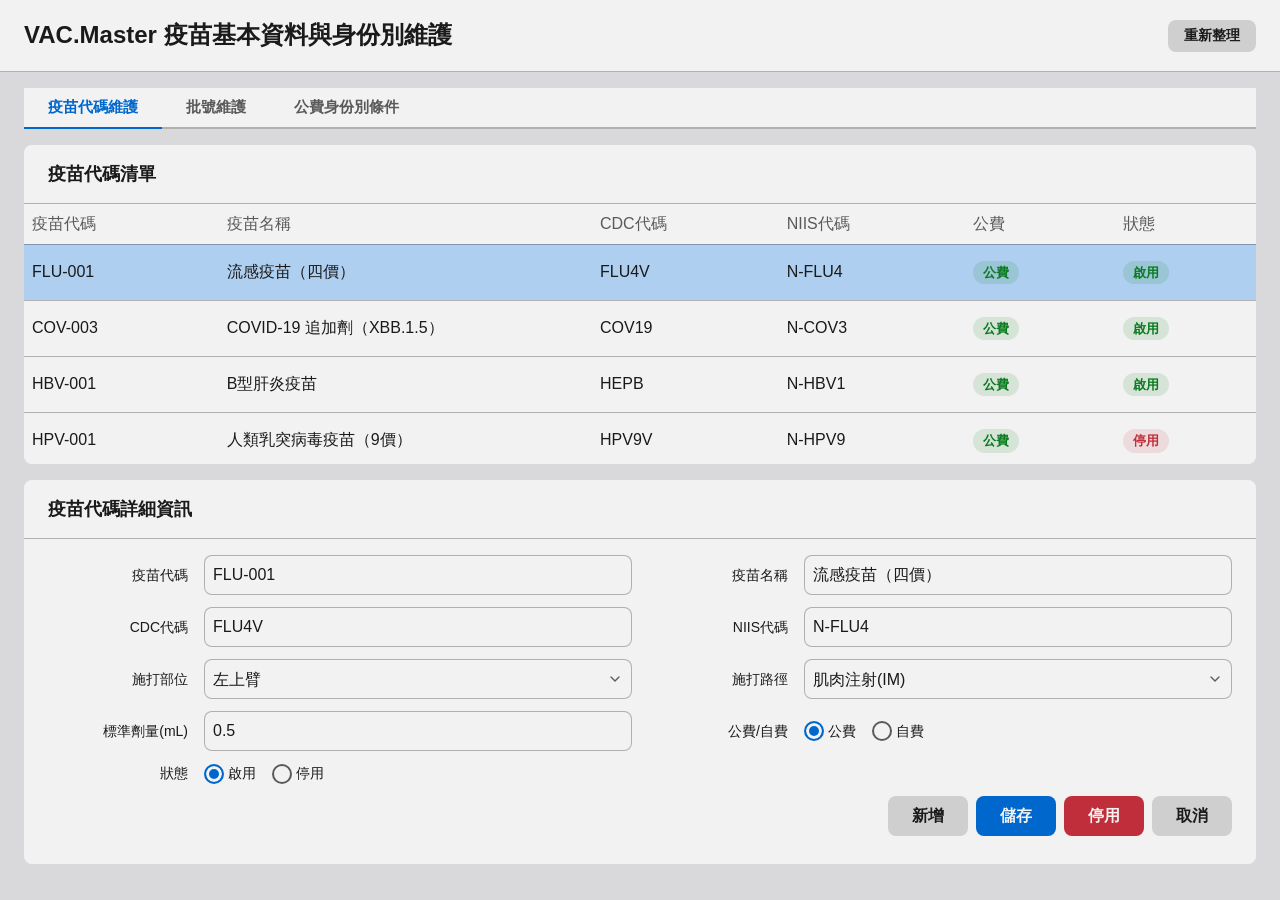
<file: vac-vaccine-management/VAC_Master.html>
<!DOCTYPE html>
<html lang="zh-TW">
<head>
  <meta charset="UTF-8">
  <meta name="viewport" content="width=device-width, initial-scale=1.0">
  <title>VAC.Master - 疫苗基本資料與身份別維護</title>
  <link rel="stylesheet" href="css/xui-base.css">
  <style>
    .x-tab-bar { display: flex; gap: 0; border-bottom: 2px solid var(--xv-text--dividing-line); background: var(--xv-container--surface); }
    .x-tab-item { padding: 10px 24px; cursor: pointer; font-weight: 600; font-size: 15px; color: var(--xv-text--medium-emphasis-text); border-bottom: 2px solid transparent; margin-bottom: -2px; background: none; border-top: none; border-left: none; border-right: none; font-family: inherit; }
    .x-tab-item--active { color: var(--xv-status--primary); border-bottom-color: var(--xv-status--primary); }
    .x-tab-content { display: none; }
    .x-tab-content--active { display: block; }
    .x-form-grid { display: grid; grid-template-columns: 140px 1fr 140px 1fr; gap: 12px 16px; align-items: center; }
    .x-form-grid label { font-size: 14px; font-weight: 500; color: var(--xv-text--high-emphasis-text); text-align: right; white-space: nowrap; }
    .x-form-grid .span-full { grid-column: 1 / -1; }
    .x-card-container + .x-card-container { margin-top: 16px; }
    .x-btn-group { display: flex; gap: 8px; justify-content: flex-end; padding: 12px 0; }
    .x-status-badge { display: inline-flex; align-items: center; padding: 2px 10px; border-radius: 12px; font-size: 13px; font-weight: 600; }
    .x-status-badge--active { background: rgba(9,122,31,0.12); color: var(--xv-status--success); }
    .x-status-badge--inactive { background: rgba(191,46,58,0.12); color: var(--xv-status--error); }
    .x-status-badge--warning { background: rgba(168,84,0,0.12); color: var(--xv-status--warning); }
  </style>
</head>
<body>
  <div class="x-page-layout">
    <!-- Header -->
    <div class="x-page-layout-header">
      <span class="x-page-layout-header-title">VAC.Master 疫苗基本資料與身份別維護</span>
      <div class="x-page-layout-header-item-group">
        <button class="x-btn x-btn--sm x-btn--tertiary">重新整理</button>
      </div>
    </div>

    <!-- Body -->
    <div class="x-page-layout-body">
      <!-- Tab Bar -->
      <div class="x-tab-bar">
        <button class="x-tab-item x-tab-item--active" onclick="switchTab('vaccine')">疫苗代碼維護</button>
        <button class="x-tab-item" onclick="switchTab('batch')">批號維護</button>
        <button class="x-tab-item" onclick="switchTab('identity')">公費身份別條件</button>
      </div>

      <!-- Tab 1: 疫苗代碼維護 -->
      <div id="tab-vaccine" class="x-tab-content x-tab-content--active" style="padding-top:16px;">
        <div class="x-card-container">
          <div class="x-card-header">疫苗代碼清單</div>
          <div class="x-card-body" style="padding:0;">
            <div class="x-table-wrap" style="max-height:260px; overflow:auto;">
              <table class="x-table-native">
                <thead>
                  <tr>
                    <th style="width:100px;">疫苗代碼</th>
                    <th style="width:200px;">疫苗名稱</th>
                    <th style="width:100px;">CDC代碼</th>
                    <th style="width:100px;">NIIS代碼</th>
                    <th style="width:80px;">公費</th>
                    <th style="width:80px;">狀態</th>
                  </tr>
                </thead>
                <tbody>
                  <tr class="x-table-row--selected">
                    <td>FLU-001</td><td>流感疫苗（四價）</td><td>FLU4V</td><td>N-FLU4</td>
                    <td><span class="x-status-badge x-status-badge--active">公費</span></td>
                    <td><span class="x-status-badge x-status-badge--active">啟用</span></td>
                  </tr>
                  <tr>
                    <td>COV-003</td><td>COVID-19 追加劑（XBB.1.5）</td><td>COV19</td><td>N-COV3</td>
                    <td><span class="x-status-badge x-status-badge--active">公費</span></td>
                    <td><span class="x-status-badge x-status-badge--active">啟用</span></td>
                  </tr>
                  <tr>
                    <td>HBV-001</td><td>B型肝炎疫苗</td><td>HEPB</td><td>N-HBV1</td>
                    <td><span class="x-status-badge x-status-badge--active">公費</span></td>
                    <td><span class="x-status-badge x-status-badge--active">啟用</span></td>
                  </tr>
                  <tr>
                    <td>HPV-001</td><td>人類乳突病毒疫苗（9價）</td><td>HPV9V</td><td>N-HPV9</td>
                    <td><span class="x-status-badge x-status-badge--active">公費</span></td>
                    <td><span class="x-status-badge x-status-badge--inactive">停用</span></td>
                  </tr>
                </tbody>
              </table>
            </div>
          </div>
        </div>

        <div class="x-card-container" style="margin-top:16px;">
          <div class="x-card-header">疫苗代碼詳細資訊</div>
          <div class="x-card-body">
            <div class="x-form-grid">
              <label>疫苗代碼</label>
              <div class="x-input-text-container x-input-text-container--standalone">
                <input class="x-input-input" type="text" value="FLU-001" />
              </div>
              <label>疫苗名稱</label>
              <div class="x-input-text-container x-input-text-container--standalone">
                <input class="x-input-input" type="text" value="流感疫苗（四價）" />
              </div>
              <label>CDC代碼</label>
              <div class="x-input-text-container x-input-text-container--standalone">
                <input class="x-input-input" type="text" value="FLU4V" />
              </div>
              <label>NIIS代碼</label>
              <div class="x-input-text-container x-input-text-container--standalone">
                <input class="x-input-input" type="text" value="N-FLU4" />
              </div>
              <label>施打部位</label>
              <select class="x-select-native x-select-native--md">
                <option value="">請選擇</option>
                <option value="LA" selected>左上臂</option>
                <option value="RA">右上臂</option>
                <option value="LT">左大腿</option>
                <option value="RT">右大腿</option>
              </select>
              <label>施打路徑</label>
              <select class="x-select-native x-select-native--md">
                <option value="">請選擇</option>
                <option value="IM" selected>肌肉注射(IM)</option>
                <option value="SC">皮下注射(SC)</option>
                <option value="ID">皮內注射(ID)</option>
                <option value="PO">口服(PO)</option>
              </select>
              <label>標準劑量(mL)</label>
              <div class="x-input-text-container x-input-text-container--standalone">
                <input class="x-input-input" type="text" value="0.5" />
              </div>
              <label>公費/自費</label>
              <div style="display:flex; gap:16px; align-items:center;">
                <label class="x-radio-button x-radio-button--md">
                  <input type="radio" name="feeType" class="x-radio-input" checked />
                  <span>公費</span>
                </label>
                <label class="x-radio-button x-radio-button--md">
                  <input type="radio" name="feeType" class="x-radio-input" />
                  <span>自費</span>
                </label>
              </div>
              <label>狀態</label>
              <div style="display:flex; gap:16px; align-items:center;">
                <label class="x-radio-button x-radio-button--md">
                  <input type="radio" name="status" class="x-radio-input" checked />
                  <span>啟用</span>
                </label>
                <label class="x-radio-button x-radio-button--md">
                  <input type="radio" name="status" class="x-radio-input" />
                  <span>停用</span>
                </label>
              </div>
            </div>
            <div class="x-btn-group">
              <button class="x-btn x-btn--md x-btn--tertiary">新增</button>
              <button class="x-btn x-btn--md x-btn--primary">儲存</button>
              <button class="x-btn x-btn--md x-btn--danger">停用</button>
              <button class="x-btn x-btn--md x-btn--tertiary">取消</button>
            </div>
          </div>
        </div>
      </div>

      <!-- Tab 2: 批號維護 -->
      <div id="tab-batch" class="x-tab-content" style="padding-top:16px;">
        <div class="x-card-container">
          <div class="x-card-header">查詢條件</div>
          <div class="x-card-body">
            <div class="x-form-row">
              <label class="x-input x-input--inline">
                <span class="x-input-label">疫苗種類</span>
                <select class="x-select-native x-select-native--md" style="min-width:200px;">
                  <option value="">全部</option>
                  <option value="FLU">流感疫苗（四價）</option>
                  <option value="COV">COVID-19 追加劑</option>
                  <option value="HBV">B型肝炎疫苗</option>
                </select>
              </label>
              <label class="x-input x-input--inline">
                <span class="x-input-label">批號狀態</span>
                <select class="x-select-native x-select-native--md" style="min-width:120px;">
                  <option value="">全部</option>
                  <option value="N">正常</option>
                  <option value="D">報廢</option>
                </select>
              </label>
              <button class="x-btn x-btn--md x-btn--primary">查詢</button>
            </div>
          </div>
        </div>

        <!-- Warning banner for expiring batches -->
        <div style="margin-top:12px; padding:10px 16px; background:rgba(168,84,0,0.1); border-left:4px solid var(--xv-status--warning); border-radius:4px; font-size:14px; color:var(--xv-status--warning); font-weight:600;">
          [!] 批號 FLU-2026A03 將於 30 天內到期（2026-05-05），請儘速使用或安排報廢。
        </div>

        <div class="x-card-container" style="margin-top:12px;">
          <div class="x-card-header">批號清單</div>
          <div class="x-card-body" style="padding:0;">
            <div class="x-table-wrap" style="max-height:220px; overflow:auto;">
              <table class="x-table-native">
                <thead>
                  <tr>
                    <th style="width:160px;">疫苗名稱</th>
                    <th style="width:140px;">批號</th>
                    <th style="width:120px;">製造商</th>
                    <th style="width:80px;">入庫量</th>
                    <th style="width:80px;">消耗量</th>
                    <th style="width:80px;">結存量</th>
                    <th style="width:100px;">效期</th>
                    <th style="width:80px;">狀態</th>
                  </tr>
                </thead>
                <tbody>
                  <tr class="x-table-row--selected">
                    <td>流感疫苗（四價）</td><td>FLU-2026A03</td><td>國光生技</td>
                    <td>500</td><td>320</td><td>180</td>
                    <td><span class="x-status-badge x-status-badge--warning">2026-05-05</span></td>
                    <td><span class="x-status-badge x-status-badge--active">正常</span></td>
                  </tr>
                  <tr>
                    <td>流感疫苗（四價）</td><td>FLU-2026B01</td><td>賽諾菲</td>
                    <td>300</td><td>45</td><td>255</td>
                    <td>2026-12-31</td>
                    <td><span class="x-status-badge x-status-badge--active">正常</span></td>
                  </tr>
                  <tr>
                    <td>COVID-19 追加劑</td><td>COV-XBB-01</td><td>莫德納</td>
                    <td>200</td><td>200</td><td>0</td>
                    <td>2026-09-15</td>
                    <td><span class="x-status-badge x-status-badge--inactive">報廢</span></td>
                  </tr>
                </tbody>
              </table>
            </div>
          </div>
        </div>

        <div class="x-card-container" style="margin-top:16px;">
          <div class="x-card-header">批號詳細資訊</div>
          <div class="x-card-body">
            <div class="x-form-grid">
              <label>疫苗種類</label>
              <select class="x-select-native x-select-native--md">
                <option value="FLU" selected>流感疫苗（四價）</option>
              </select>
              <label>批號</label>
              <div class="x-input-text-container x-input-text-container--standalone">
                <input class="x-input-input" type="text" value="FLU-2026A03" />
              </div>
              <label>製造商</label>
              <div class="x-input-text-container x-input-text-container--standalone">
                <input class="x-input-input" type="text" value="國光生技" />
              </div>
              <label>入庫數量</label>
              <div class="x-input-text-container x-input-text-container--standalone">
                <input class="x-input-input" type="text" value="500" />
              </div>
              <label>效期</label>
              <input class="x-input-input--date" type="date" value="2026-05-05" />
              <label>批號狀態</label>
              <select class="x-select-native x-select-native--md">
                <option value="N" selected>正常</option>
                <option value="D">報廢</option>
              </select>
              <label>報廢原因</label>
              <div class="x-input-text-container x-input-text-container--standalone" style="grid-column: 2 / -1;">
                <input class="x-input-input" type="text" placeholder="批號狀態為報廢時必填" />
              </div>
            </div>
            <div class="x-btn-group">
              <button class="x-btn x-btn--md x-btn--tertiary">新增批號</button>
              <button class="x-btn x-btn--md x-btn--primary">儲存</button>
              <button class="x-btn x-btn--md x-btn--danger">報廢</button>
              <button class="x-btn x-btn--md x-btn--tertiary">取消</button>
            </div>
          </div>
        </div>
      </div>

      <!-- Tab 3: 公費身份別條件 -->
      <div id="tab-identity" class="x-tab-content" style="padding-top:16px;">
        <div class="x-card-container">
          <div class="x-card-header">身份別條件清單</div>
          <div class="x-card-body" style="padding:0;">
            <div class="x-table-wrap" style="max-height:260px; overflow:auto;">
              <table class="x-table-native">
                <thead>
                  <tr>
                    <th style="width:160px;">疫苗名稱</th>
                    <th style="width:180px;">身份別類型</th>
                    <th style="width:80px;">年齡下限</th>
                    <th style="width:80px;">年齡上限</th>
                    <th style="width:60px;">單位</th>
                    <th style="width:80px;">次數上限</th>
                    <th style="width:100px;">最短間隔</th>
                    <th style="width:100px;">生效日</th>
                    <th style="width:100px;">失效日</th>
                  </tr>
                </thead>
                <tbody>
                  <tr class="x-table-row--selected">
                    <td>流感疫苗</td><td>65歲以上老人</td><td>65</td><td>--</td><td>歲</td>
                    <td>1</td><td>--</td><td>2025-10-01</td><td>2026-03-31</td>
                  </tr>
                  <tr>
                    <td>流感疫苗</td><td>6個月至6歲嬰幼兒</td><td>6</td><td>72</td><td>月齡</td>
                    <td>2</td><td>28天</td><td>2025-10-01</td><td>2026-03-31</td>
                  </tr>
                  <tr>
                    <td>流感疫苗</td><td>孕婦</td><td>--</td><td>--</td><td>歲</td>
                    <td>1</td><td>--</td><td>2025-10-01</td><td>2026-03-31</td>
                  </tr>
                  <tr>
                    <td>B型肝炎疫苗</td><td>出生嬰兒</td><td>0</td><td>12</td><td>月齡</td>
                    <td>3</td><td>30天</td><td>2020-01-01</td><td>2099-12-31</td>
                  </tr>
                </tbody>
              </table>
            </div>
          </div>
        </div>

        <div class="x-card-container" style="margin-top:16px;">
          <div class="x-card-header">身份別條件編輯</div>
          <div class="x-card-body">
            <div class="x-form-grid">
              <label>疫苗種類</label>
              <select class="x-select-native x-select-native--md">
                <option value="">請選擇</option>
                <option value="FLU" selected>流感疫苗（四價）</option>
                <option value="COV">COVID-19 追加劑</option>
                <option value="HBV">B型肝炎疫苗</option>
              </select>
              <label>身份別類型</label>
              <select class="x-select-native x-select-native--md">
                <option value="">請選擇</option>
                <option value="E65" selected>65歲以上老人</option>
                <option value="I06">6個月至6歲嬰幼兒</option>
                <option value="PRG">孕婦</option>
                <option value="CHR">特定慢性病患</option>
                <option value="MED">醫事人員</option>
              </select>
              <label>年齡下限</label>
              <div class="x-input-text-container x-input-text-container--standalone">
                <input class="x-input-input" type="text" value="65" />
              </div>
              <label>年齡上限</label>
              <div class="x-input-text-container x-input-text-container--standalone">
                <input class="x-input-input" type="text" placeholder="不限填空" />
              </div>
              <label>年齡單位</label>
              <select class="x-select-native x-select-native--md">
                <option value="Y" selected>歲</option>
                <option value="M">月齡</option>
              </select>
              <label>公費接種次數上限</label>
              <div class="x-input-text-container x-input-text-container--standalone">
                <input class="x-input-input" type="text" value="1" />
              </div>
              <label>最短間隔天數</label>
              <div class="x-input-text-container x-input-text-container--standalone">
                <input class="x-input-input" type="text" placeholder="無間隔限制填空" />
              </div>
              <label>需特殊文件</label>
              <label class="x-checkbox x-checkbox--md">
                <input type="checkbox" class="x-checkbox-input" />
                <span>需提供證明文件</span>
              </label>
              <label>生效日期</label>
              <input class="x-input-input--date" type="date" value="2025-10-01" />
              <label>失效日期</label>
              <input class="x-input-input--date" type="date" value="2026-03-31" />
            </div>
            <div class="x-btn-group">
              <button class="x-btn x-btn--md x-btn--tertiary">新增</button>
              <button class="x-btn x-btn--md x-btn--primary">儲存</button>
              <button class="x-btn x-btn--md x-btn--tertiary">取消</button>
            </div>
          </div>
        </div>
      </div>
    </div>
  </div>

  <script>
    function switchTab(name) {
      document.querySelectorAll('.x-tab-item').forEach(t => t.classList.remove('x-tab-item--active'));
      document.querySelectorAll('.x-tab-content').forEach(c => c.classList.remove('x-tab-content--active'));
      event.target.classList.add('x-tab-item--active');
      document.getElementById('tab-' + name).classList.add('x-tab-content--active');
    }
  </script>
</body>
</html>
</file>
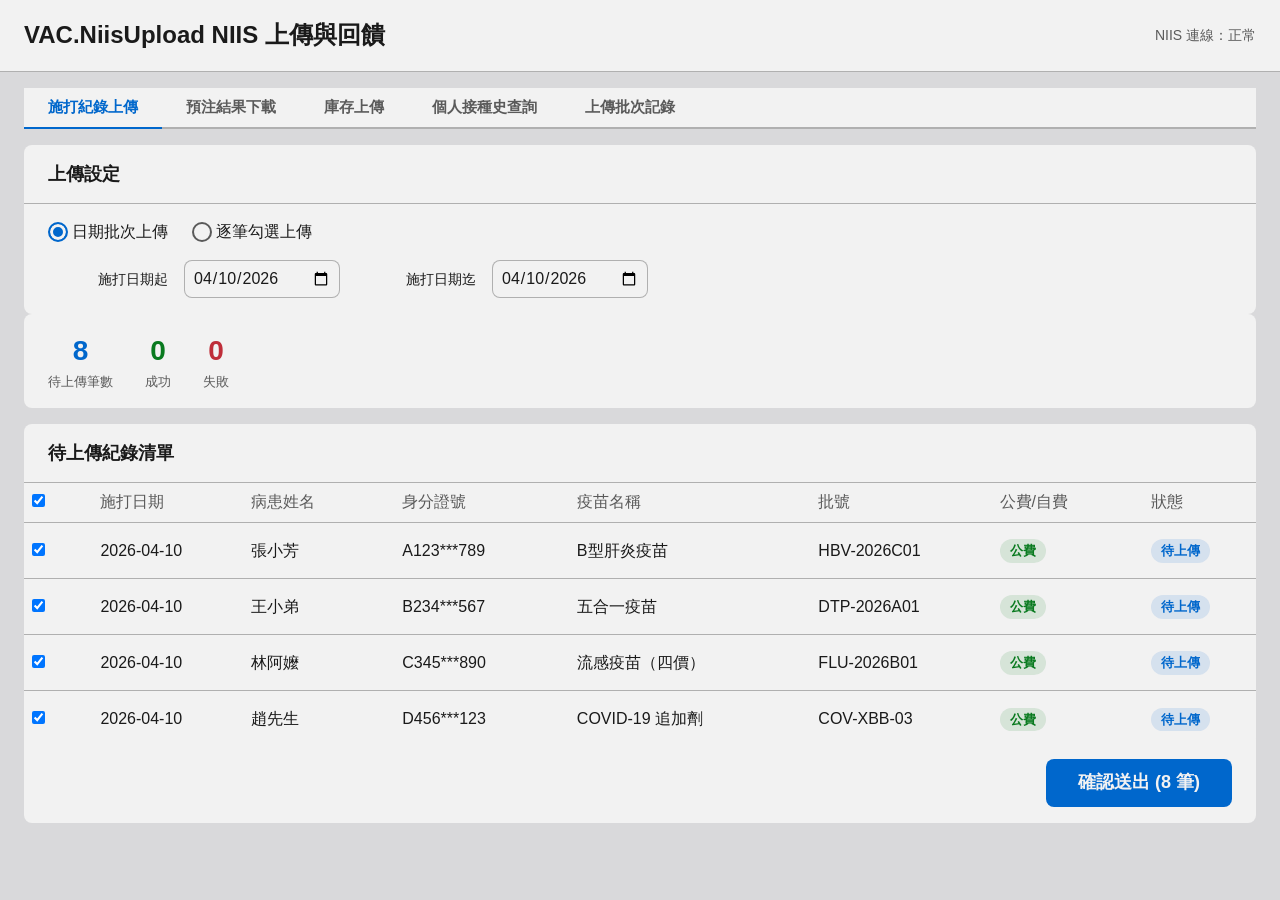
<file: vac-vaccine-management/VAC_NiisUpload.html>
<!DOCTYPE html>
<html lang="zh-TW">
<head>
  <meta charset="UTF-8">
  <meta name="viewport" content="width=device-width, initial-scale=1.0">
  <title>VAC.NiisUpload - NIIS 上傳與回饋</title>
  <link rel="stylesheet" href="css/xui-base.css">
  <style>
    .x-tab-bar { display: flex; gap: 0; border-bottom: 2px solid var(--xv-text--dividing-line); background: var(--xv-container--surface); }
    .x-tab-item { padding: 10px 24px; cursor: pointer; font-weight: 600; font-size: 15px; color: var(--xv-text--medium-emphasis-text); border-bottom: 2px solid transparent; margin-bottom: -2px; background: none; border-top: none; border-left: none; border-right: none; font-family: inherit; }
    .x-tab-item--active { color: var(--xv-status--primary); border-bottom-color: var(--xv-status--primary); }
    .x-tab-content { display: none; }
    .x-tab-content--active { display: block; }
    .x-form-grid { display: grid; grid-template-columns: 120px 1fr 120px 1fr; gap: 12px 16px; align-items: center; }
    .x-form-grid label { font-size: 14px; font-weight: 500; color: var(--xv-text--high-emphasis-text); text-align: right; white-space: nowrap; }
    .x-card-container + .x-card-container { margin-top: 16px; }
    .x-btn-group { display: flex; gap: 8px; justify-content: flex-end; padding: 12px 0; }
    .x-status-badge { display: inline-flex; align-items: center; padding: 2px 10px; border-radius: 12px; font-size: 13px; font-weight: 600; }
    .x-status-badge--success { background: rgba(9,122,31,0.12); color: var(--xv-status--success); }
    .x-status-badge--pending { background: rgba(0,103,204,0.12); color: var(--xv-status--primary); }
    .x-status-badge--error { background: rgba(191,46,58,0.12); color: var(--xv-status--error); }
    .x-status-badge--warning { background: rgba(168,84,0,0.12); color: var(--xv-status--warning); }
    .x-info-banner { padding: 10px 16px; border-radius: 6px; font-size: 14px; font-weight: 500; margin-bottom: 12px; }
    .x-info-banner--success { background: rgba(9,122,31,0.1); border-left: 4px solid var(--xv-status--success); color: var(--xv-status--success); }
    .x-info-banner--warning { background: rgba(168,84,0,0.1); border-left: 4px solid var(--xv-status--warning); color: var(--xv-status--warning); }
    .x-info-banner--error { background: rgba(191,46,58,0.1); border-left: 4px solid var(--xv-status--error); color: var(--xv-status--error); }
    .x-info-banner--info { background: rgba(0,103,204,0.08); border-left: 4px solid var(--xv-status--primary); color: var(--xv-status--primary); }
    .x-summary-card { display: flex; gap: 32px; padding: 16px 24px; background: var(--xv-container--surface); border-radius: 8px; margin-bottom: 16px; }
    .x-summary-item { display: flex; flex-direction: column; align-items: center; }
    .x-summary-item-value { font-size: 28px; font-weight: 700; }
    .x-summary-item-label { font-size: 13px; color: var(--xv-text--medium-emphasis-text); }
    .x-inventory-grid { display: grid; grid-template-columns: 140px 1fr 100px 1fr 100px 1fr; gap: 10px 12px; align-items: center; }
    .x-inventory-grid label { font-size: 14px; font-weight: 500; text-align: right; white-space: nowrap; }
  </style>
</head>
<body>
  <div class="x-page-layout">
    <!-- Header -->
    <div class="x-page-layout-header">
      <span class="x-page-layout-header-title">VAC.NiisUpload NIIS 上傳與回饋</span>
      <div class="x-page-layout-header-item-group">
        <span class="x-label" style="font-size:14px; color:var(--xv-text--medium-emphasis-text);">NIIS 連線：正常</span>
      </div>
    </div>

    <!-- Body -->
    <div class="x-page-layout-body">
      <!-- Tab Bar -->
      <div class="x-tab-bar">
        <button class="x-tab-item x-tab-item--active" onclick="switchTab('upload')">施打紀錄上傳</button>
        <button class="x-tab-item" onclick="switchTab('feedback')">預注結果下載</button>
        <button class="x-tab-item" onclick="switchTab('inventory')">庫存上傳</button>
        <button class="x-tab-item" onclick="switchTab('history')">個人接種史查詢</button>
        <button class="x-tab-item" onclick="switchTab('log')">上傳批次記錄</button>
      </div>

      <!-- Tab 1: 施打紀錄上傳 -->
      <div id="tab-upload" class="x-tab-content x-tab-content--active" style="padding-top:16px;">
        <div class="x-card-container">
          <div class="x-card-header">上傳設定</div>
          <div class="x-card-body">
            <div style="display:flex; gap:24px; align-items:center; margin-bottom:16px;">
              <label class="x-radio-button x-radio-button--md">
                <input type="radio" name="uploadMode" class="x-radio-input" checked />
                <span>日期批次上傳</span>
              </label>
              <label class="x-radio-button x-radio-button--md">
                <input type="radio" name="uploadMode" class="x-radio-input" />
                <span>逐筆勾選上傳</span>
              </label>
            </div>
            <div class="x-form-grid" style="max-width:600px;">
              <label>施打日期起</label>
              <input class="x-input-input--date" type="date" value="2026-04-10" />
              <label>施打日期迄</label>
              <input class="x-input-input--date" type="date" value="2026-04-10" />
            </div>
          </div>
        </div>

        <!-- Upload Summary -->
        <div class="x-summary-card">
          <div class="x-summary-item">
            <span class="x-summary-item-value" style="color:var(--xv-status--primary);">8</span>
            <span class="x-summary-item-label">待上傳筆數</span>
          </div>
          <div class="x-summary-item">
            <span class="x-summary-item-value" style="color:var(--xv-status--success);">0</span>
            <span class="x-summary-item-label">成功</span>
          </div>
          <div class="x-summary-item">
            <span class="x-summary-item-value" style="color:var(--xv-status--error);">0</span>
            <span class="x-summary-item-label">失敗</span>
          </div>
        </div>

        <!-- Records to Upload -->
        <div class="x-card-container">
          <div class="x-card-header">待上傳紀錄清單</div>
          <div class="x-card-body" style="padding:0;">
            <div class="x-table-wrap" style="max-height:260px; overflow:auto;">
              <table class="x-table-native">
                <thead>
                  <tr>
                    <th style="width:40px;"><input type="checkbox" checked /></th>
                    <th style="width:100px;">施打日期</th>
                    <th style="width:100px;">病患姓名</th>
                    <th style="width:100px;">身分證號</th>
                    <th style="width:160px;">疫苗名稱</th>
                    <th style="width:120px;">批號</th>
                    <th style="width:80px;">公費/自費</th>
                    <th style="width:80px;">狀態</th>
                  </tr>
                </thead>
                <tbody>
                  <tr>
                    <td><input type="checkbox" checked /></td>
                    <td>2026-04-10</td><td>張小芳</td><td>A123***789</td>
                    <td>B型肝炎疫苗</td><td>HBV-2026C01</td>
                    <td><span class="x-status-badge x-status-badge--success">公費</span></td>
                    <td><span class="x-status-badge x-status-badge--pending">待上傳</span></td>
                  </tr>
                  <tr>
                    <td><input type="checkbox" checked /></td>
                    <td>2026-04-10</td><td>王小弟</td><td>B234***567</td>
                    <td>五合一疫苗</td><td>DTP-2026A01</td>
                    <td><span class="x-status-badge x-status-badge--success">公費</span></td>
                    <td><span class="x-status-badge x-status-badge--pending">待上傳</span></td>
                  </tr>
                  <tr>
                    <td><input type="checkbox" checked /></td>
                    <td>2026-04-10</td><td>林阿嬤</td><td>C345***890</td>
                    <td>流感疫苗（四價）</td><td>FLU-2026B01</td>
                    <td><span class="x-status-badge x-status-badge--success">公費</span></td>
                    <td><span class="x-status-badge x-status-badge--pending">待上傳</span></td>
                  </tr>
                  <tr>
                    <td><input type="checkbox" checked /></td>
                    <td>2026-04-10</td><td>趙先生</td><td>D456***123</td>
                    <td>COVID-19 追加劑</td><td>COV-XBB-03</td>
                    <td><span class="x-status-badge x-status-badge--success">公費</span></td>
                    <td><span class="x-status-badge x-status-badge--pending">待上傳</span></td>
                  </tr>
                </tbody>
              </table>
            </div>
          </div>
          <div class="x-card-footer">
            <button class="x-btn x-btn--lg x-btn--primary" style="min-width:180px;">確認送出 (8 筆)</button>
          </div>
        </div>
      </div>

      <!-- Tab 2: 預注結果下載 -->
      <div id="tab-feedback" class="x-tab-content" style="padding-top:16px;">
        <div class="x-card-container">
          <div class="x-card-header">預注結果查詢</div>
          <div class="x-card-body">
            <div class="x-form-grid" style="max-width:600px;">
              <label>上傳批次</label>
              <select class="x-select-native x-select-native--md">
                <option value="">依日期查詢</option>
                <option value="B202604100001">B202604100001 (2026-04-10)</option>
                <option value="B202604090001">B202604090001 (2026-04-09)</option>
              </select>
              <label>日期區間</label>
              <div style="display:flex; gap:8px; align-items:center;">
                <input class="x-input-input--date" type="date" value="2026-04-09" />
                <span>~</span>
                <input class="x-input-input--date" type="date" value="2026-04-10" />
              </div>
            </div>
            <div class="x-btn-group" style="max-width:600px;">
              <button class="x-btn x-btn--md x-btn--primary">下載預注結果</button>
            </div>
          </div>
        </div>

        <div class="x-info-banner x-info-banner--warning">
          [!] 本次下載結果：15 筆中有 2 筆不符合接種時程，請修正後重新上傳。
        </div>

        <div class="x-card-container">
          <div class="x-card-header">預注結果明細</div>
          <div class="x-card-body" style="padding:0;">
            <div class="x-table-wrap" style="max-height:260px; overflow:auto;">
              <table class="x-table-native">
                <thead>
                  <tr>
                    <th style="width:100px;">施打日期</th>
                    <th style="width:100px;">病患姓名</th>
                    <th style="width:150px;">疫苗名稱</th>
                    <th style="width:80px;">劑次</th>
                    <th style="width:100px;">預注結果</th>
                    <th style="width:200px;">不符合原因</th>
                    <th style="width:80px;">操作</th>
                  </tr>
                </thead>
                <tbody>
                  <tr>
                    <td>2026-04-10</td><td>張小芳</td><td>B型肝炎疫苗</td><td>第3劑</td>
                    <td><span class="x-status-badge x-status-badge--success">符合</span></td>
                    <td>--</td><td></td>
                  </tr>
                  <tr>
                    <td>2026-04-10</td><td>王小弟</td><td>五合一疫苗</td><td>第2劑</td>
                    <td><span class="x-status-badge x-status-badge--success">符合</span></td>
                    <td>--</td><td></td>
                  </tr>
                  <tr style="background:rgba(191,46,58,0.04);">
                    <td>2026-04-09</td><td>陳美玲</td><td>COVID-19 追加劑</td><td>第4劑</td>
                    <td><span class="x-status-badge x-status-badge--error">不符合</span></td>
                    <td style="font-size:13px; color:var(--xv-status--error);">與前次施打間隔未達 84 天</td>
                    <td><button class="x-btn x-btn--sm x-btn--danger">修正</button></td>
                  </tr>
                  <tr style="background:rgba(191,46,58,0.04);">
                    <td>2026-04-09</td><td>黃某某</td><td>流感疫苗</td><td>第1劑</td>
                    <td><span class="x-status-badge x-status-badge--error">不符合</span></td>
                    <td style="font-size:13px; color:var(--xv-status--error);">年齡未滿 6 個月，不符公費資格</td>
                    <td><button class="x-btn x-btn--sm x-btn--danger">修正</button></td>
                  </tr>
                </tbody>
              </table>
            </div>
          </div>
        </div>
      </div>

      <!-- Tab 3: 庫存上傳 -->
      <div id="tab-inventory" class="x-tab-content" style="padding-top:16px;">
        <div class="x-card-container">
          <div class="x-card-header">庫存消耗/結存上傳</div>
          <div class="x-card-body">
            <div class="x-inventory-grid">
              <label>疫苗種類</label>
              <select class="x-select-native x-select-native--md">
                <option value="">請選擇</option>
                <option value="FLU" selected>流感疫苗（四價）</option>
                <option value="COV">COVID-19 追加劑</option>
                <option value="HBV">B型肝炎疫苗</option>
              </select>
              <label>批號</label>
              <select class="x-select-native x-select-native--md">
                <option value="FLU-2026B01" selected>FLU-2026B01</option>
                <option value="FLU-2026A03">FLU-2026A03</option>
              </select>
              <label></label><span></span>
              <label>入庫數量</label>
              <span class="x-label" style="font-weight:700; font-size:18px;">300</span>
              <label>消耗量</label>
              <span class="x-label" style="font-weight:700; font-size:18px; color:var(--xv-status--error);">45</span>
              <label>結存數量</label>
              <span class="x-label" style="font-weight:700; font-size:18px; color:var(--xv-status--success);">255</span>
            </div>
            <div style="margin-top:16px;">
              <div class="x-form-grid" style="max-width:500px;">
                <label>調整原因</label>
                <div class="x-input-text-container x-input-text-container--standalone" style="grid-column: 2 / -1;">
                  <input class="x-input-input" type="text" placeholder="如有手動調整，請填寫原因" />
                </div>
              </div>
            </div>
            <div class="x-btn-group">
              <button class="x-btn x-btn--md x-btn--primary">送出至 NIIS</button>
            </div>
          </div>
        </div>

        <div class="x-card-container">
          <div class="x-card-header">庫存上傳歷史</div>
          <div class="x-card-body" style="padding:0;">
            <div class="x-table-wrap" style="max-height:180px; overflow:auto;">
              <table class="x-table-native">
                <thead>
                  <tr>
                    <th>上傳日期</th><th>疫苗</th><th>批號</th><th>消耗量</th><th>結存量</th><th>NIIS 確認編號</th><th>狀態</th>
                  </tr>
                </thead>
                <tbody>
                  <tr>
                    <td>2026-04-09</td><td>流感疫苗</td><td>FLU-2026B01</td>
                    <td>38</td><td>262</td><td>INV20260409001</td>
                    <td><span class="x-status-badge x-status-badge--success">成功</span></td>
                  </tr>
                  <tr>
                    <td>2026-04-08</td><td>B型肝炎</td><td>HBV-2026C01</td>
                    <td>12</td><td>128</td><td>INV20260408002</td>
                    <td><span class="x-status-badge x-status-badge--success">成功</span></td>
                  </tr>
                </tbody>
              </table>
            </div>
          </div>
        </div>
      </div>

      <!-- Tab 4: 個人接種史查詢 -->
      <div id="tab-history" class="x-tab-content" style="padding-top:16px;">
        <div class="x-card-container">
          <div class="x-card-header">查詢 NIIS 個人接種紀錄</div>
          <div class="x-card-body">
            <div class="x-form-grid" style="max-width:500px;">
              <label>身分證號</label>
              <div class="x-input-text-container x-input-text-container--standalone">
                <input class="x-input-input" type="text" placeholder="輸入身分證號" value="A123456789" />
              </div>
              <label>出生日期</label>
              <input class="x-input-input--date" type="date" value="2025-08-15" />
            </div>
            <div class="x-btn-group" style="max-width:500px;">
              <button class="x-btn x-btn--md x-btn--primary">查詢 NIIS</button>
            </div>
          </div>
        </div>

        <div class="x-info-banner x-info-banner--info">
          NIIS 回傳結果：張小芳（A123***789），共 5 筆接種紀錄
        </div>

        <div class="x-card-container">
          <div class="x-card-header">接種史查詢結果</div>
          <div class="x-card-body" style="padding:0;">
            <div class="x-table-wrap">
              <table class="x-table-native">
                <thead>
                  <tr>
                    <th style="width:160px;">疫苗名稱</th>
                    <th style="width:80px;">劑次</th>
                    <th style="width:120px;">施打日期</th>
                    <th style="width:200px;">施打院所</th>
                    <th style="width:120px;">批號</th>
                  </tr>
                </thead>
                <tbody>
                  <tr>
                    <td>B型肝炎疫苗</td><td>第1劑</td><td>2025-08-15</td>
                    <td>XX醫院</td><td>HBV-2025A01</td>
                  </tr>
                  <tr>
                    <td>卡介苗(BCG)</td><td>第1劑</td><td>2025-08-16</td>
                    <td>XX醫院</td><td>BCG-2025B01</td>
                  </tr>
                  <tr>
                    <td>B型肝炎疫苗</td><td>第2劑</td><td>2025-12-15</td>
                    <td>YY診所</td><td>HBV-2025C02</td>
                  </tr>
                  <tr>
                    <td>五合一疫苗</td><td>第1劑</td><td>2025-10-15</td>
                    <td>YY診所</td><td>DTP-2025D01</td>
                  </tr>
                  <tr>
                    <td>五合一疫苗</td><td>第2劑</td><td>2025-12-15</td>
                    <td>YY診所</td><td>DTP-2025D02</td>
                  </tr>
                </tbody>
              </table>
            </div>
          </div>
        </div>
      </div>

      <!-- Tab 5: 上傳批次記錄 -->
      <div id="tab-log" class="x-tab-content" style="padding-top:16px;">
        <div class="x-card-container">
          <div class="x-card-header">上傳批次查詢</div>
          <div class="x-card-body">
            <div style="display:flex; gap:16px; align-items:center;">
              <label class="x-input x-input--inline">
                <span class="x-input-label">日期起</span>
                <input class="x-input-input--date" type="date" value="2026-04-01" />
              </label>
              <label class="x-input x-input--inline">
                <span class="x-input-label">日期迄</span>
                <input class="x-input-input--date" type="date" value="2026-04-10" />
              </label>
              <label class="x-input x-input--inline">
                <span class="x-input-label">上傳類型</span>
                <select class="x-select-native x-select-native--md">
                  <option value="">全部</option>
                  <option value="R">施打紀錄</option>
                  <option value="I">庫存</option>
                </select>
              </label>
              <button class="x-btn x-btn--md x-btn--primary">查詢</button>
            </div>
          </div>
        </div>

        <div class="x-card-container" style="margin-top:12px;">
          <div class="x-card-body" style="padding:0;">
            <div class="x-table-wrap" style="max-height:300px; overflow:auto;">
              <table class="x-table-native">
                <thead>
                  <tr>
                    <th style="width:140px;">批次編號</th>
                    <th style="width:100px;">上傳日期</th>
                    <th style="width:100px;">操作人員</th>
                    <th style="width:100px;">上傳類型</th>
                    <th style="width:60px;">筆數</th>
                    <th style="width:60px;">成功</th>
                    <th style="width:60px;">失敗</th>
                    <th style="width:120px;">NIIS 回饋碼</th>
                    <th style="width:80px;">狀態</th>
                  </tr>
                </thead>
                <tbody>
                  <tr>
                    <td>B202604100001</td><td>2026-04-10</td><td>李小華</td>
                    <td>施打紀錄</td><td>8</td><td>8</td><td>0</td>
                    <td>OK</td>
                    <td><span class="x-status-badge x-status-badge--success">完成</span></td>
                  </tr>
                  <tr>
                    <td>B202604090001</td><td>2026-04-09</td><td>李小華</td>
                    <td>施打紀錄</td><td>15</td><td>13</td><td>2</td>
                    <td>PARTIAL</td>
                    <td><span class="x-status-badge x-status-badge--warning">部分失敗</span></td>
                  </tr>
                  <tr>
                    <td>I202604090001</td><td>2026-04-09</td><td>王庫管</td>
                    <td>庫存</td><td>3</td><td>3</td><td>0</td>
                    <td>OK</td>
                    <td><span class="x-status-badge x-status-badge--success">完成</span></td>
                  </tr>
                  <tr>
                    <td>B202604080001</td><td>2026-04-08</td><td>李小華</td>
                    <td>施打紀錄</td><td>22</td><td>22</td><td>0</td>
                    <td>OK</td>
                    <td><span class="x-status-badge x-status-badge--success">完成</span></td>
                  </tr>
                </tbody>
              </table>
            </div>
          </div>
        </div>
      </div>

    </div>
  </div>

  <script>
    function switchTab(name) {
      document.querySelectorAll('.x-tab-item').forEach(t => t.classList.remove('x-tab-item--active'));
      document.querySelectorAll('.x-tab-content').forEach(c => c.classList.remove('x-tab-content--active'));
      event.target.classList.add('x-tab-item--active');
      document.getElementById('tab-' + name).classList.add('x-tab-content--active');
    }
  </script>
</body>
</html>
</file>
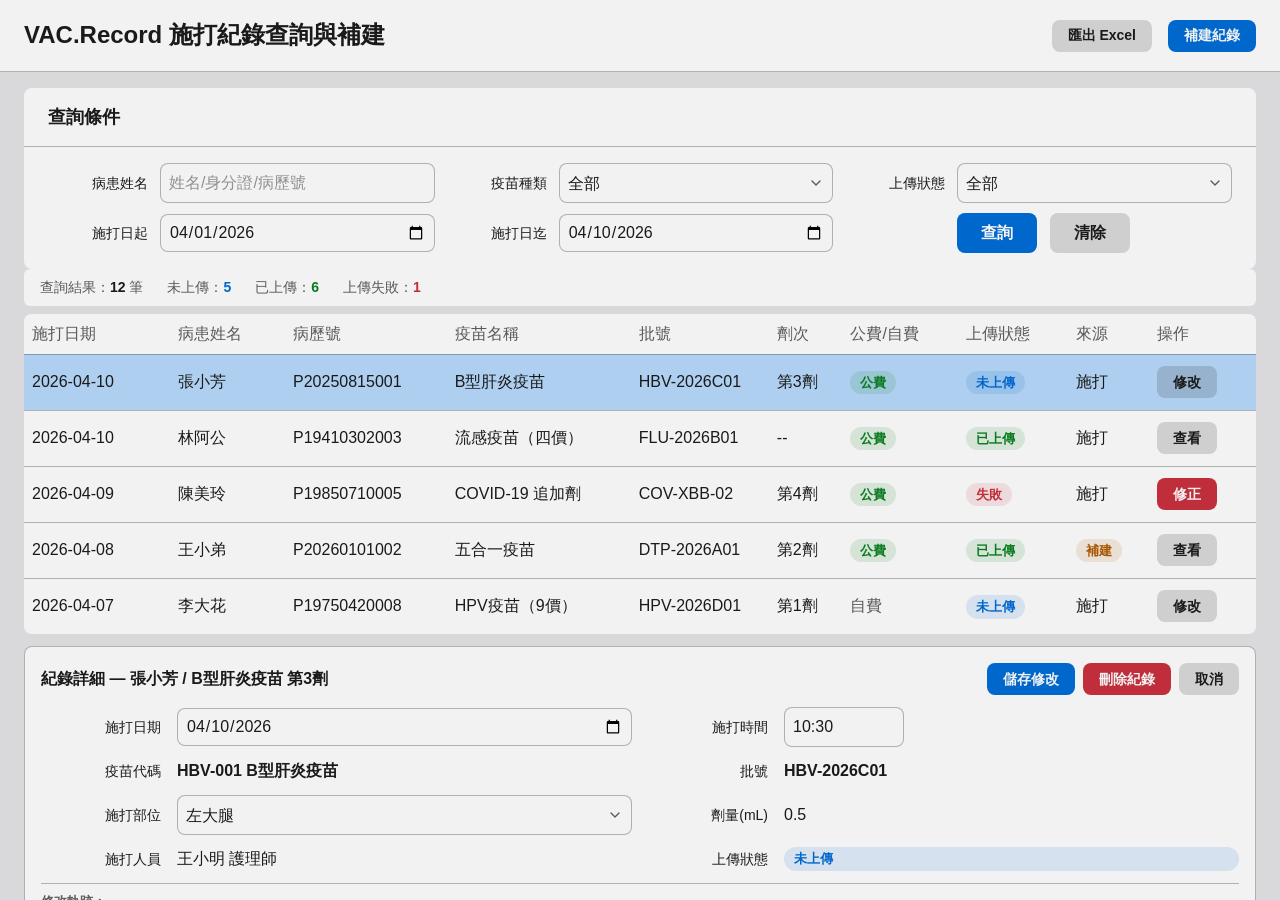
<file: vac-vaccine-management/VAC_Record.html>
<!DOCTYPE html>
<html lang="zh-TW">
<head>
  <meta charset="UTF-8">
  <meta name="viewport" content="width=device-width, initial-scale=1.0">
  <title>VAC.Record - 施打紀錄查詢與補建</title>
  <link rel="stylesheet" href="css/xui-base.css">
  <style>
    .x-form-grid { display: grid; grid-template-columns: 100px 1fr 100px 1fr 100px 1fr; gap: 10px 12px; align-items: center; }
    .x-form-grid label { font-size: 14px; font-weight: 500; color: var(--xv-text--high-emphasis-text); text-align: right; white-space: nowrap; }
    .x-form-grid-4 { display: grid; grid-template-columns: 120px 1fr 120px 1fr; gap: 12px 16px; align-items: center; }
    .x-form-grid-4 label { font-size: 14px; font-weight: 500; color: var(--xv-text--high-emphasis-text); text-align: right; white-space: nowrap; }
    .x-card-container + .x-card-container { margin-top: 16px; }
    .x-btn-group { display: flex; gap: 8px; justify-content: flex-end; padding: 12px 0; }
    .x-status-badge { display: inline-flex; align-items: center; padding: 2px 10px; border-radius: 12px; font-size: 13px; font-weight: 600; }
    .x-status-badge--success { background: rgba(9,122,31,0.12); color: var(--xv-status--success); }
    .x-status-badge--pending { background: rgba(0,103,204,0.12); color: var(--xv-status--primary); }
    .x-status-badge--error { background: rgba(191,46,58,0.12); color: var(--xv-status--error); }
    .x-status-badge--warning { background: rgba(168,84,0,0.12); color: var(--xv-status--warning); }
    .x-status-badge--manual { background: rgba(168,84,0,0.12); color: var(--xv-status--warning); }
    .x-info-banner { padding: 10px 16px; border-radius: 6px; font-size: 14px; font-weight: 500; margin-bottom: 12px; }
    .x-info-banner--info { background: rgba(0,103,204,0.08); border-left: 4px solid var(--xv-status--primary); color: var(--xv-status--primary); }
    .x-summary-bar { display: flex; gap: 24px; padding: 8px 16px; font-size: 14px; color: var(--xv-text--medium-emphasis-text); background: var(--xv-container--surface); border-radius: 6px; margin-bottom: 8px; }
    .x-summary-bar strong { color: var(--xv-text--high-emphasis-text); }
    .x-detail-panel { background: var(--xv-container--surface); border: 1px solid var(--xv-text--dividing-line); border-radius: 8px; padding: 16px; margin-top: 12px; }
    .x-audit-trail { font-size: 13px; color: var(--xv-text--medium-emphasis-text); border-top: 1px solid var(--xv-text--dividing-line); padding-top: 8px; margin-top: 12px; }
  </style>
</head>
<body>
  <div class="x-page-layout">
    <!-- Header -->
    <div class="x-page-layout-header">
      <span class="x-page-layout-header-title">VAC.Record 施打紀錄查詢與補建</span>
      <div class="x-page-layout-header-item-group">
        <button class="x-btn x-btn--sm x-btn--tertiary">匯出 Excel</button>
        <button class="x-btn x-btn--sm x-btn--primary">補建紀錄</button>
      </div>
    </div>

    <!-- Body -->
    <div class="x-page-layout-body">

      <!-- Query Section -->
      <div class="x-card-container">
        <div class="x-card-header">查詢條件</div>
        <div class="x-card-body">
          <div class="x-form-grid">
            <label>病患姓名</label>
            <div class="x-input-text-container x-input-text-container--standalone">
              <input class="x-input-input" type="text" placeholder="姓名/身分證/病歷號" />
            </div>
            <label>疫苗種類</label>
            <select class="x-select-native x-select-native--md">
              <option value="">全部</option>
              <option value="FLU">流感疫苗</option>
              <option value="COV">COVID-19</option>
              <option value="HBV">B型肝炎</option>
              <option value="DTP">五合一</option>
            </select>
            <label>上傳狀態</label>
            <select class="x-select-native x-select-native--md">
              <option value="">全部</option>
              <option value="N">未上傳</option>
              <option value="S">已上傳</option>
              <option value="F">上傳失敗</option>
            </select>
            <label>施打日起</label>
            <input class="x-input-input--date" type="date" value="2026-04-01" />
            <label>施打日迄</label>
            <input class="x-input-input--date" type="date" value="2026-04-10" />
            <label></label>
            <div>
              <button class="x-btn x-btn--md x-btn--primary">查詢</button>
              <button class="x-btn x-btn--md x-btn--tertiary" style="margin-left:8px;">清除</button>
            </div>
          </div>
        </div>
      </div>

      <!-- Summary Bar -->
      <div class="x-summary-bar">
        <span>查詢結果：<strong>12</strong> 筆</span>
        <span>未上傳：<strong style="color:var(--xv-status--primary);">5</strong></span>
        <span>已上傳：<strong style="color:var(--xv-status--success);">6</strong></span>
        <span>上傳失敗：<strong style="color:var(--xv-status--error);">1</strong></span>
      </div>

      <!-- Results Table -->
      <div class="x-card-container">
        <div class="x-card-body" style="padding:0;">
          <div class="x-table-wrap" style="max-height: 340px; overflow: auto;">
            <table class="x-table-native">
              <thead>
                <tr>
                  <th style="width:120px;">施打日期</th>
                  <th style="width:100px;">病患姓名</th>
                  <th style="width:100px;">病歷號</th>
                  <th style="width:160px;">疫苗名稱</th>
                  <th style="width:120px;">批號</th>
                  <th style="width:60px;">劑次</th>
                  <th style="width:80px;">公費/自費</th>
                  <th style="width:90px;">上傳狀態</th>
                  <th style="width:70px;">來源</th>
                  <th style="width:100px;">操作</th>
                </tr>
              </thead>
              <tbody>
                <tr class="x-table-row--selected">
                  <td>2026-04-10</td><td>張小芳</td><td>P20250815001</td>
                  <td>B型肝炎疫苗</td><td>HBV-2026C01</td><td>第3劑</td>
                  <td><span class="x-status-badge x-status-badge--success">公費</span></td>
                  <td><span class="x-status-badge x-status-badge--pending">未上傳</span></td>
                  <td>施打</td>
                  <td><button class="x-btn x-btn--sm x-btn--tertiary">修改</button></td>
                </tr>
                <tr>
                  <td>2026-04-10</td><td>林阿公</td><td>P19410302003</td>
                  <td>流感疫苗（四價）</td><td>FLU-2026B01</td><td>--</td>
                  <td><span class="x-status-badge x-status-badge--success">公費</span></td>
                  <td><span class="x-status-badge x-status-badge--success">已上傳</span></td>
                  <td>施打</td>
                  <td><button class="x-btn x-btn--sm x-btn--tertiary">查看</button></td>
                </tr>
                <tr>
                  <td>2026-04-09</td><td>陳美玲</td><td>P19850710005</td>
                  <td>COVID-19 追加劑</td><td>COV-XBB-02</td><td>第4劑</td>
                  <td><span class="x-status-badge x-status-badge--success">公費</span></td>
                  <td><span class="x-status-badge x-status-badge--error">失敗</span></td>
                  <td>施打</td>
                  <td><button class="x-btn x-btn--sm x-btn--danger">修正</button></td>
                </tr>
                <tr>
                  <td>2026-04-08</td><td>王小弟</td><td>P20260101002</td>
                  <td>五合一疫苗</td><td>DTP-2026A01</td><td>第2劑</td>
                  <td><span class="x-status-badge x-status-badge--success">公費</span></td>
                  <td><span class="x-status-badge x-status-badge--success">已上傳</span></td>
                  <td><span class="x-status-badge x-status-badge--manual">補建</span></td>
                  <td><button class="x-btn x-btn--sm x-btn--tertiary">查看</button></td>
                </tr>
                <tr>
                  <td>2026-04-07</td><td>李大花</td><td>P19750420008</td>
                  <td>HPV疫苗（9價）</td><td>HPV-2026D01</td><td>第1劑</td>
                  <td style="color:var(--xv-text--medium-emphasis-text);">自費</td>
                  <td><span class="x-status-badge x-status-badge--pending">未上傳</span></td>
                  <td>施打</td>
                  <td><button class="x-btn x-btn--sm x-btn--tertiary">修改</button></td>
                </tr>
              </tbody>
            </table>
          </div>
        </div>
      </div>

      <!-- Detail Panel (for selected record) -->
      <div class="x-detail-panel">
        <div style="display:flex; justify-content: space-between; align-items:center; margin-bottom:12px;">
          <span style="font-size: 16px; font-weight: 700;">紀錄詳細 — 張小芳 / B型肝炎疫苗 第3劑</span>
          <div style="display:flex; gap:8px;">
            <button class="x-btn x-btn--sm x-btn--primary">儲存修改</button>
            <button class="x-btn x-btn--sm x-btn--danger">刪除紀錄</button>
            <button class="x-btn x-btn--sm x-btn--tertiary">取消</button>
          </div>
        </div>
        <div class="x-form-grid-4">
          <label>施打日期</label>
          <input class="x-input-input--date" type="date" value="2026-04-10" />
          <label>施打時間</label>
          <div class="x-input-text-container x-input-text-container--standalone" style="max-width:120px;">
            <input class="x-input-input" type="text" value="10:30" />
          </div>
          <label>疫苗代碼</label>
          <span class="x-label" style="font-weight:600;">HBV-001 B型肝炎疫苗</span>
          <label>批號</label>
          <span class="x-label" style="font-weight:600;">HBV-2026C01</span>
          <label>施打部位</label>
          <select class="x-select-native x-select-native--md">
            <option value="LT" selected>左大腿</option>
            <option value="RT">右大腿</option>
            <option value="LA">左上臂</option>
            <option value="RA">右上臂</option>
          </select>
          <label>劑量(mL)</label>
          <span class="x-label">0.5</span>
          <label>施打人員</label>
          <span class="x-label">王小明 護理師</span>
          <label>上傳狀態</label>
          <span class="x-status-badge x-status-badge--pending">未上傳</span>
        </div>
        <div class="x-audit-trail">
          <strong>修改軌跡：</strong><br/>
          2026-04-10 10:35 王小明 - 建立紀錄（施打作業）
        </div>
      </div>
    </div>
  </div>
</body>
</html>
</file>
<file: vac-vaccine-management/css/xui-base.css>
/*
 * xUI Base CSS for WinForms Preview
 * Extracted & adapted from xhis-xui Vue component library
 * This file is embedded in generated HTML previews.
 * Source: references/xhis-xui/src/
 */

/* ============================================
   1. CSS VARIABLES (from base-light.css + font.css)
   ============================================ */
:root {
  /* Container */
  --xv-container--background: rgb(217, 217, 219);
  --xv-container--surface: rgb(242, 242, 242);
  --xv-container--tinted-surface: rgb(242, 242, 242);
  --xv-container--surface-hovered: rgba(26, 26, 26, 0.12);
  --xv-container--surface-pressed: rgba(26, 26, 26, 0.2);
  --xv-container--surface-active: rgba(109, 174, 237, 0.5);
  --xv-container--surface-active-hovered: rgba(109, 174, 237, 0.7);
  --xv-container--surface-active-pressed: rgba(109, 174, 237, 0.86);
  --xv-container--area: rgba(26, 26, 26, 0.16);
  --xv-container--area-hovered: rgba(26, 26, 26, 0.22);
  --xv-container--area-pressed: rgba(26, 26, 26, 0.3);
  --xv-container--area-active: rgba(109, 174, 237, 0.6);
  --xv-container--disabled-background: rgba(26, 26, 26, 0.09);
  --xv-container--mask: rgba(26, 26, 26, 0.35);

  /* Text */
  --xv-text--high-emphasis-text: rgb(26, 26, 26);
  --xv-text--medium-emphasis-text: rgba(26, 26, 26, 0.7);
  --xv-text--low-emphasis-text: rgba(26, 26, 26, 0.55);
  --xv-text--placeholder-text: rgba(26, 26, 26, 0.45);
  --xv-text--disabled-text: rgba(26, 26, 26, 0.35);
  --xv-text--dividing-line: rgba(26, 26, 26, 0.3);
  --xv-text--on-background-text: rgb(242, 242, 242);

  /* Status */
  --xv-status--primary: rgb(0, 103, 204);
  --xv-status--primary-on-surface: rgb(0, 87, 173);
  --xv-status--error: rgb(191, 46, 58);
  --xv-status--warning: rgb(168, 84, 0);
  --xv-status--success: rgb(9, 122, 31);

  /* Primary palette (from base-light.css) */
  --xv-primary--50: rgb(222, 237, 252);
  --xv-primary--100: rgb(181, 214, 247);
  --xv-primary--200: rgb(139, 193, 247);
  --xv-primary--300: rgb(109, 174, 237);
  --xv-primary--400: rgb(47, 143, 235);
  --xv-primary--500: rgb(22, 121, 217);
  --xv-primary--600: rgb(0, 103, 204);
  --xv-primary--700: rgb(0, 87, 173);
  --xv-primary--800: rgb(0, 63, 125);
  --xv-primary--900: rgb(3, 34, 65);

  /* Red palette (from base-light.css) */
  --xv-red--50: rgb(250, 227, 229);
  --xv-red--100: rgb(250, 200, 204);
  --xv-red--200: rgb(245, 149, 157);
  --xv-red--300: rgb(245, 120, 130);
  --xv-red--400: rgb(232, 86, 98);
  --xv-red--500: rgb(212, 63, 76);
  --xv-red--600: rgb(191, 46, 58);
  --xv-red--700: rgb(181, 24, 37);
  --xv-red--800: rgb(135, 16, 26);
  --xv-red--900: rgb(71, 0, 5);

  /* Orange palette */
  --xv-orange--50: #FFF3E0;
  --xv-orange--100: #FFDFB0;
  --xv-orange--200: #FFCB80;
  --xv-orange--300: #FFB750;
  --xv-orange--400: #FFA320;
  --xv-orange--500: #A85400;
  --xv-orange--600: #8F4800;
  --xv-orange--700: #763C00;
  --xv-orange--800: #5D3000;
  --xv-orange--900: #442400;

  /* Neutral palette */
  --xv-neutral--50: #F5F5F5;
  --xv-neutral--100: #E0E0E0;
  --xv-neutral--200: #CCCCCC;
  --xv-neutral--300: #B8B8B8;
  --xv-neutral--400: #A3A3A3;
  --xv-neutral--500: #7A7A7A;
  --xv-neutral--600: #666666;
  --xv-neutral--700: #525252;
  --xv-neutral--800: #3D3D3D;
  --xv-neutral--900: #292929;

  --xv-blackandwhite--white: #FFFFFF;
  --xv-blackandwhite--black: #000000;

  /* Typography */
  --xv-font-size-delta: 0px;

  --xv-headline--headline-lg--font-size: calc(36px + var(--xv-font-size-delta));
  --xv-headline--headline-lg--font-weight: 700;
  --xv-headline--headline-lg--line-height: 1.25;

  --xv-title--title-lg--font-size: calc(24px + var(--xv-font-size-delta));
  --xv-title--title-lg--font-weight: 600;
  --xv-title--title-lg--line-height: 1.35;

  --xv-title--title-md--font-size: calc(20px + var(--xv-font-size-delta));
  --xv-title--title-md--font-weight: 600;
  --xv-title--title-md--line-height: 1.4;

  --xv-title--title-sm--font-size: calc(18px + var(--xv-font-size-delta));
  --xv-title--title-sm--font-weight: 600;
  --xv-title--title-sm--line-height: 1.45;

  --xv-body--body-lg--font-size: calc(18px + var(--xv-font-size-delta));
  --xv-body--body-lg--font-weight: 500;
  --xv-body--body-lg--line-height: 1.5;

  --xv-body--body-md--font-size: calc(16px + var(--xv-font-size-delta));
  --xv-body--body-md--font-weight: 500;
  --xv-body--body-md--line-height: 1.5;

  --xv-body--body-sm--font-size: calc(14px + var(--xv-font-size-delta));
  --xv-body--body-sm--font-weight: 500;
  --xv-body--body-sm--line-height: 1.5;

  --xv-label--label-lg--font-size: calc(18px + var(--xv-font-size-delta));
  --xv-label--label-lg--font-weight: 600;
  --xv-label--label-lg--line-height: 1.5;

  --xv-label--label-md--font-size: calc(16px + var(--xv-font-size-delta));
  --xv-label--label-md--font-weight: 600;
  --xv-label--label-md--line-height: 1.5;

  --xv-label--label-sm--font-size: calc(14px + var(--xv-font-size-delta));
  --xv-label--label-sm--font-weight: 600;
  --xv-label--label-sm--line-height: 1.5;
}

/* ============================================
   2. GLOBAL RESET & BASE
   ============================================ */
*, *::before, *::after {
  box-sizing: border-box;
  margin: 0;
  padding: 0;
}

body {
  font-family: 'Inter', 'Noto Sans TC', -apple-system, 'Segoe UI', Roboto, sans-serif;
  font-size: var(--xv-body--body-md--font-size);
  font-weight: var(--xv-body--body-md--font-weight);
  line-height: var(--xv-body--body-md--line-height);
  color: var(--xv-text--high-emphasis-text);
  background-color: var(--xv-container--background);
  -webkit-font-smoothing: antialiased;
}

/* ============================================
   3. PAGE LAYOUT (from XPageLayout.vue)
   ============================================ */
.x-page-layout {
  display: grid;
  grid-template-areas:
    'header'
    'body'
    'footer';
  grid-template-rows: auto 1fr auto;
  grid-template-columns: 100%;
  height: 100vh;
  width: 100%;
  background-color: var(--xv-container--background);
}

.x-page-layout-header {
  grid-area: header;
  display: flex;
  justify-content: space-between;
  align-items: center;
  height: 72px;
  padding: 16px 24px;
  gap: 32px;
  background-color: var(--xv-container--surface);
  border-bottom: 1px solid var(--xv-text--dividing-line);
}

.x-page-layout-header-title {
  font-size: var(--xv-title--title-lg--font-size);
  font-weight: var(--xv-title--title-lg--font-weight);
  line-height: var(--xv-title--title-lg--line-height);
  color: var(--xv-text--high-emphasis-text);
  white-space: nowrap;
}

.x-page-layout-header-item-group {
  display: flex;
  align-items: center;
  gap: 16px;
}

.x-page-layout-body {
  grid-area: body;
  width: 100%;
  height: 100%;
  padding: 16px 24px;
  overflow: auto;
}

.x-page-layout-footer {
  grid-area: footer;
  padding: 16px 24px;
  background-color: var(--xv-container--surface);
  border-top: 1px solid var(--xv-text--dividing-line);
}

/* ============================================
   4. CARD CONTAINER (from XCard.vue)
   ============================================ */
.x-card-container {
  display: grid;
  grid-template-areas:
    'header'
    'body'
    'footer';
  grid-template-rows: auto 1fr auto;
  background-color: var(--xv-container--surface);
  border-radius: 8px;
  overflow: hidden;
}

.x-card-header {
  grid-area: header;
  padding: 16px 24px;
  font-size: var(--xv-title--title-sm--font-size);
  font-weight: var(--xv-title--title-sm--font-weight);
  line-height: var(--xv-title--title-sm--line-height);
  color: var(--xv-text--high-emphasis-text);
  border-bottom: 1px solid var(--xv-text--dividing-line);
}

.x-card-body {
  grid-area: body;
  position: relative;
  overflow: auto;
  padding: 16px 24px;
}

.x-card-footer {
  grid-area: footer;
  padding: 16px 24px;
  display: flex;
  justify-content: flex-end;
  gap: 16px;
}

/* ============================================
   5. DOCK LAYOUT SYSTEM (WinForms Dock → CSS)
   ============================================ */
.x-dock-container {
  display: flex;
  flex-direction: column;
  width: 100%;
  height: 100%;
  overflow: hidden;
}

.x-dock-container--row {
  flex-direction: row;
}

.x-dock-top {
  flex-shrink: 0;
  width: 100%;
}

.x-dock-bottom {
  flex-shrink: 0;
  width: 100%;
}

.x-dock-left {
  flex-shrink: 0;
  height: 100%;
  overflow: hidden;
}

.x-dock-right {
  flex-shrink: 0;
  height: 100%;
  overflow: hidden;
}

.x-dock-fill {
  flex: 1;
  min-height: 0;
  min-width: 0;
  overflow: auto;
}

.x-dock-middle {
  display: flex;
  flex-direction: row;
  flex: 1;
  min-height: 0;
  overflow: hidden;
}

/* ============================================
   6. ABSOLUTE POSITIONED CONTAINER
   ============================================ */
.x-abs-container {
  position: relative;
  width: 100%;
  background-color: var(--xv-container--surface);
}

/* ============================================
   7. FORM ROW
   ============================================ */
.x-form-row {
  display: flex;
  align-items: center;
  gap: 16px;
  margin-bottom: 8px;
}

/* ============================================
   8. LABEL (adapted from xUI text styles)
   ============================================ */
.x-label {
  font-size: var(--xv-body--body-md--font-size);
  font-weight: var(--xv-body--body-md--font-weight);
  line-height: var(--xv-body--body-md--line-height);
  color: var(--xv-text--high-emphasis-text);
  white-space: nowrap;
}

.x-label--primary {
  color: var(--xv-status--primary);
}

.x-label--danger {
  color: var(--xv-status--error);
}

.x-label--warning {
  color: var(--xv-status--warning);
}

.x-label--value {
  color: var(--xv-text--medium-emphasis-text);
}

/* ============================================
   9. BUTTON (from XButton.vue)
   ============================================ */
.x-btn {
  --x-btn-h: 40px;
  --x-btn-p-h: 24px;
  --x-btn-color: var(--xv-text--high-emphasis-text);
  --x-btn-bg: var(--xv-container--area);

  display: inline-flex;
  align-items: center;
  justify-content: center;
  gap: 8px;
  height: var(--x-btn-h);
  padding: 0 var(--x-btn-p-h);
  border: none;
  border-radius: 8px;
  background-color: var(--x-btn-bg);
  color: var(--x-btn-color);
  font-size: var(--xv-label--label-md--font-size);
  font-weight: var(--xv-label--label-md--font-weight);
  line-height: var(--xv-label--label-md--line-height);
  font-family: inherit;
  cursor: pointer;
  transition: background-color 0.15s, box-shadow 0.15s;
  white-space: nowrap;
}

.x-btn:hover {
  background-color: var(--xv-container--area-hovered);
}

.x-btn:active {
  background-color: var(--xv-container--area-pressed);
}

.x-btn:focus-visible {
  outline: none;
  box-shadow: 0 0 0 3px rgba(124, 124, 124, 0.47);
}

.x-btn--sm {
  --x-btn-h: 32px;
  --x-btn-p-h: 16px;
  font-size: var(--xv-label--label-sm--font-size);
}

.x-btn--lg {
  --x-btn-h: 48px;
  --x-btn-p-h: 32px;
  font-size: var(--xv-label--label-lg--font-size);
}

.x-btn--primary {
  --x-btn-bg: var(--xv-status--primary);
  --x-btn-color: var(--xv-text--on-background-text);
}
.x-btn--primary:hover {
  background-color: var(--xv-primary--600);
}
.x-btn--primary:active {
  background-color: var(--xv-primary--700);
}

.x-btn--danger {
  --x-btn-bg: var(--xv-status--error);
  --x-btn-color: var(--xv-text--on-background-text);
}
.x-btn--danger:hover {
  background-color: var(--xv-red--600);
}
.x-btn--danger:active {
  background-color: var(--xv-red--700);
}

.x-btn--warning {
  --x-btn-bg: var(--xv-orange--500);
  --x-btn-color: var(--xv-text--on-background-text);
}
.x-btn--warning:hover {
  background-color: var(--xv-orange--600);
}
.x-btn--warning:active {
  background-color: var(--xv-orange--700);
}

.x-btn--tertiary {
  --x-btn-bg: var(--xv-container--area);
  --x-btn-color: var(--xv-text--high-emphasis-text);
}
.x-btn--tertiary:hover {
  background-color: var(--xv-container--area-hovered);
}
.x-btn--tertiary:active {
  background-color: var(--xv-container--area-pressed);
}

.x-btn--outline {
  background-color: transparent;
  border: 1px solid var(--xv-text--dividing-line);
}
.x-btn--outline:hover {
  background-color: var(--xv-container--surface-hovered);
}

.x-btn--disabled {
  opacity: 0.4;
  pointer-events: none;
}

/* ============================================
   10. INPUT TEXT (from XInputText.vue)
   ============================================ */
.x-input {
  display: flex;
  flex-direction: column;
  gap: 4px;
}

.x-input--inline {
  flex-direction: row;
  align-items: center;
  gap: 8px;
}

.x-input-label {
  font-size: var(--xv-body--body-md--font-size);
  font-weight: var(--xv-body--body-md--font-weight);
  color: var(--xv-text--high-emphasis-text);
  white-space: nowrap;
}

.x-input-text-container {
  --x-input-height: 40px;
  --x-input-bd-radius: 8px;

  display: flex;
  align-items: center;
  min-height: var(--x-input-height);
  padding: 0 8px;
  border: solid 1px var(--xv-text--dividing-line);
  border-radius: var(--x-input-bd-radius);
  background-color: var(--xv-container--surface);
  transition: border-color 0.15s, box-shadow 0.15s;
}

.x-input-text-container:hover {
  border-color: var(--xv-text--placeholder-text);
}

.x-input-text-container:focus-within {
  border-color: var(--xv-status--primary);
  box-shadow: 0 0 1px 2px rgba(0, 103, 204, 0.2);
}

.x-input-text-container--standalone {
  /* standalone: no wrapping x-input label */
}

.x-input-text-container--multiline {
  align-items: flex-start;
  padding: 8px;
}

.x-input-text-container--error {
  border-color: var(--xv-status--error);
}
.x-input-text-container--error:focus-within {
  box-shadow: 0 0 1px 2px rgba(191, 46, 58, 0.2);
}

.x-input-text-container--disabled {
  background-color: var(--xv-container--disabled-background);
  border-color: var(--xv-text--disabled-text);
  pointer-events: none;
}

.x-input-text-container--sm {
  --x-input-height: 32px;
  --x-input-bd-radius: 6px;
}

.x-input-input {
  width: 100%;
  height: 100%;
  min-height: calc(var(--x-input-height, 40px) - 2px);
  border: none;
  outline: none;
  background: transparent;
  font-family: inherit;
  font-size: var(--xv-body--body-md--font-size);
  font-weight: var(--xv-body--body-md--font-weight);
  color: var(--xv-text--high-emphasis-text);
  caret-color: var(--xv-status--primary);
}

.x-input-input::placeholder {
  color: var(--xv-text--placeholder-text);
}

textarea.x-input-input {
  min-height: auto;
  resize: vertical;
  line-height: 1.5;
}

/* ============================================
   11. SELECT / COMBOBOX (native, styled as xUI)
   ============================================ */
.x-select-native {
  --x-select-height: 40px;

  display: inline-flex;
  align-items: center;
  min-height: var(--x-select-height);
  padding: 0 8px;
  border: solid 1px var(--xv-text--dividing-line);
  border-radius: 8px;
  background-color: var(--xv-container--surface);
  font-family: inherit;
  font-size: var(--xv-body--body-md--font-size);
  font-weight: var(--xv-body--body-md--font-weight);
  color: var(--xv-text--high-emphasis-text);
  cursor: pointer;
  transition: background-color 0.1s, border-color 0.15s;
  -webkit-appearance: none;
  -moz-appearance: none;
  appearance: none;
  background-image: url("data:image/svg+xml,%3Csvg xmlns='http://www.w3.org/2000/svg' width='16' height='16' viewBox='0 0 24 24' fill='none' stroke='rgba(26,26,26,0.7)' stroke-width='2' stroke-linecap='round' stroke-linejoin='round'%3E%3Cpolyline points='6 9 12 15 18 9'%3E%3C/polyline%3E%3C/svg%3E");
  background-repeat: no-repeat;
  background-position: right 8px center;
  padding-right: 32px;
}

.x-select-native:hover {
  border-color: var(--xv-text--placeholder-text);
}

.x-select-native:focus {
  outline: none;
  border-color: var(--xv-status--primary);
  box-shadow: 0 0 1px 2px rgba(0, 103, 204, 0.2);
}

.x-select-native--sm {
  --x-select-height: 32px;
  font-size: var(--xv-body--body-sm--font-size);
  border-radius: 6px;
}

.x-select-native--md {
  --x-select-height: 40px;
}

/* ============================================
   12. CHECKBOX (from XCheckbox.vue)
   ============================================ */
.x-checkbox {
  display: inline-flex;
  align-items: center;
  gap: 7px;
  cursor: pointer;
  font-size: var(--xv-body--body-md--font-size);
  font-weight: var(--xv-body--body-md--font-weight);
  color: var(--xv-text--high-emphasis-text);
}

.x-checkbox-input {
  width: 18px;
  height: 18px;
  margin: 0;
  border: 2px solid var(--xv-text--medium-emphasis-text);
  border-radius: 2px;
  background-color: var(--xv-container--surface);
  appearance: none;
  -webkit-appearance: none;
  cursor: pointer;
  transition: background-color 0.1s, box-shadow 0.1s;
  flex-shrink: 0;
  position: relative;
}

.x-checkbox-input:checked {
  background-color: var(--xv-status--primary);
  border-color: var(--xv-status--primary);
  background-image: url("data:image/svg+xml,%3Csvg xmlns='http://www.w3.org/2000/svg' width='14' height='14' viewBox='0 0 24 24' fill='none' stroke='white' stroke-width='3' stroke-linecap='round' stroke-linejoin='round'%3E%3Cpolyline points='20 6 9 17 4 12'%3E%3C/polyline%3E%3C/svg%3E");
  background-repeat: no-repeat;
  background-position: center;
  background-size: 12px;
}

.x-checkbox-input:hover {
  background-color: var(--xv-container--surface-hovered);
}
.x-checkbox-input:checked:hover {
  background-color: var(--xv-primary--600);
}

.x-checkbox-input:focus-visible {
  outline: none;
  box-shadow: 0 0 0px 2px white, 0 0 0px 4px rgba(0, 0, 0, 0.3);
}

.x-checkbox--disabled {
  pointer-events: none;
  opacity: 0.5;
}

/* ============================================
   13. RADIO BUTTON (from XRadioButton.vue)
   ============================================ */
.x-radio-button {
  display: inline-flex;
  align-items: center;
  gap: 4px;
  cursor: pointer;
  font-size: var(--xv-body--body-md--font-size);
  font-weight: var(--xv-body--body-md--font-weight);
  color: var(--xv-text--high-emphasis-text);
}

.x-radio-input {
  width: 20px;
  height: 20px;
  margin: 0;
  border: 2px solid var(--xv-text--medium-emphasis-text);
  border-radius: 50%;
  background-color: var(--xv-container--surface);
  appearance: none;
  -webkit-appearance: none;
  cursor: pointer;
  transition: background-color 0.1s, box-shadow 0.1s;
  flex-shrink: 0;
}

.x-radio-input:checked {
  border-color: var(--xv-status--primary);
  background-color: var(--xv-status--primary);
  box-shadow: inset 0 0 0 3px var(--xv-container--surface);
}

.x-radio-input:hover {
  background-color: var(--xv-container--surface-hovered);
}
.x-radio-input:checked:hover {
  background-color: var(--xv-primary--600);
}

.x-radio-input:focus-visible {
  outline: none;
  box-shadow: 0 0 0px 2px white, 0 0 0px 4px rgba(0, 0, 0, 0.3);
}

/* ============================================
   14. TABLE (from XTable.scss)
   ============================================ */
.x-table-wrap {
  width: 100%;
  min-height: 0;
  height: 100%;
  overflow: hidden;
  background-color: var(--xv-container--surface);
  border-radius: 8px;
}

.x-table-native {
  width: 100%;
  border-collapse: collapse;
  background-color: var(--xv-container--surface);
  font-size: var(--xv-body--body-md--font-size);
  font-weight: var(--xv-body--body-md--font-weight);
  line-height: var(--xv-body--body-md--line-height);
}

.x-table-native thead th {
  position: sticky;
  top: 0;
  height: 40px;
  padding: 0 16px;
  text-align: left;
  font-weight: 500;
  color: var(--xv-text--medium-emphasis-text);
  background-color: var(--xv-container--surface);
  border-bottom: solid 1px var(--xv-text--dividing-line);
  white-space: nowrap;
}

.x-table-native thead th:first-child {
  padding-left: 8px;
}

.x-table-native tbody td {
  height: 56px;
  padding: 0 16px;
  border-bottom: solid 1px var(--xv-text--dividing-line);
  color: var(--xv-text--high-emphasis-text);
  vertical-align: middle;
}

.x-table-native tbody td:first-child {
  padding-left: 8px;
}

.x-table-native tbody tr:last-child td {
  border-bottom: none;
}

.x-table-native tbody tr:hover td {
  background-color: var(--xv-container--surface-hovered);
}

.x-table-native tbody tr.x-table-row--selected td {
  background-color: var(--xv-container--surface-active);
}

/* ============================================
   15. PANEL (plain container)
   ============================================ */
.x-panel {
  background-color: var(--xv-container--surface);
  border-radius: 8px;
}

/* ============================================
   16. TOOLBAR
   ============================================ */
.x-toolbar {
  display: flex;
  align-items: center;
  gap: 4px;
  padding: 8px 16px;
  background-color: var(--xv-container--surface);
  border-bottom: 1px solid var(--xv-text--dividing-line);
}

/* ============================================
   17. MENU STRIP
   ============================================ */
.x-menu-strip {
  display: flex;
  align-items: center;
  height: 36px;
  padding: 0 8px;
  gap: 0;
  background-color: var(--xv-container--surface);
  border-bottom: 1px solid var(--xv-text--dividing-line);
}

.x-menu-item {
  display: inline-flex;
  align-items: center;
  height: 100%;
  padding: 0 12px;
  border: none;
  background: transparent;
  font-family: inherit;
  font-size: var(--xv-body--body-sm--font-size);
  font-weight: var(--xv-body--body-sm--font-weight);
  color: var(--xv-text--high-emphasis-text);
  cursor: pointer;
}

.x-menu-item:hover {
  background-color: var(--xv-container--surface-hovered);
}

/* ============================================
   18. SCROLLBAR (from xhis-xui shared)
   ============================================ */
.x-scroll-bar::-webkit-scrollbar,
.x-page-layout-body::-webkit-scrollbar {
  width: 6px;
  height: 6px;
}

.x-scroll-bar::-webkit-scrollbar-thumb,
.x-page-layout-body::-webkit-scrollbar-thumb {
  background-color: rgba(26, 26, 26, 0.25);
  border-radius: 3px;
}

.x-scroll-bar::-webkit-scrollbar-track,
.x-page-layout-body::-webkit-scrollbar-track {
  background: transparent;
}

/* ============================================
   19. UTILITY: POSITIONING HELPERS
   ============================================ */

/* For absolutely positioned controls within a relative container */
.x-abs-control {
  position: absolute;
  display: flex;
  align-items: center;
  gap: 4px;
}

/* Inline label + input pair (within absolute container) */
.x-inline-pair {
  display: inline-flex;
  align-items: center;
  gap: 4px;
}

/* ============================================
   20. DATE INPUT (for DateTimePicker)
   ============================================ */
.x-input-input--date {
  min-height: 38px;
  padding: 0 8px;
  border: solid 1px var(--xv-text--dividing-line);
  border-radius: 8px;
  background-color: var(--xv-container--surface);
  font-family: inherit;
  font-size: var(--xv-body--body-md--font-size);
  color: var(--xv-text--high-emphasis-text);
}

.x-input-input--date:focus {
  outline: none;
  border-color: var(--xv-status--primary);
  box-shadow: 0 0 1px 2px rgba(0, 103, 204, 0.2);
}
</file>
